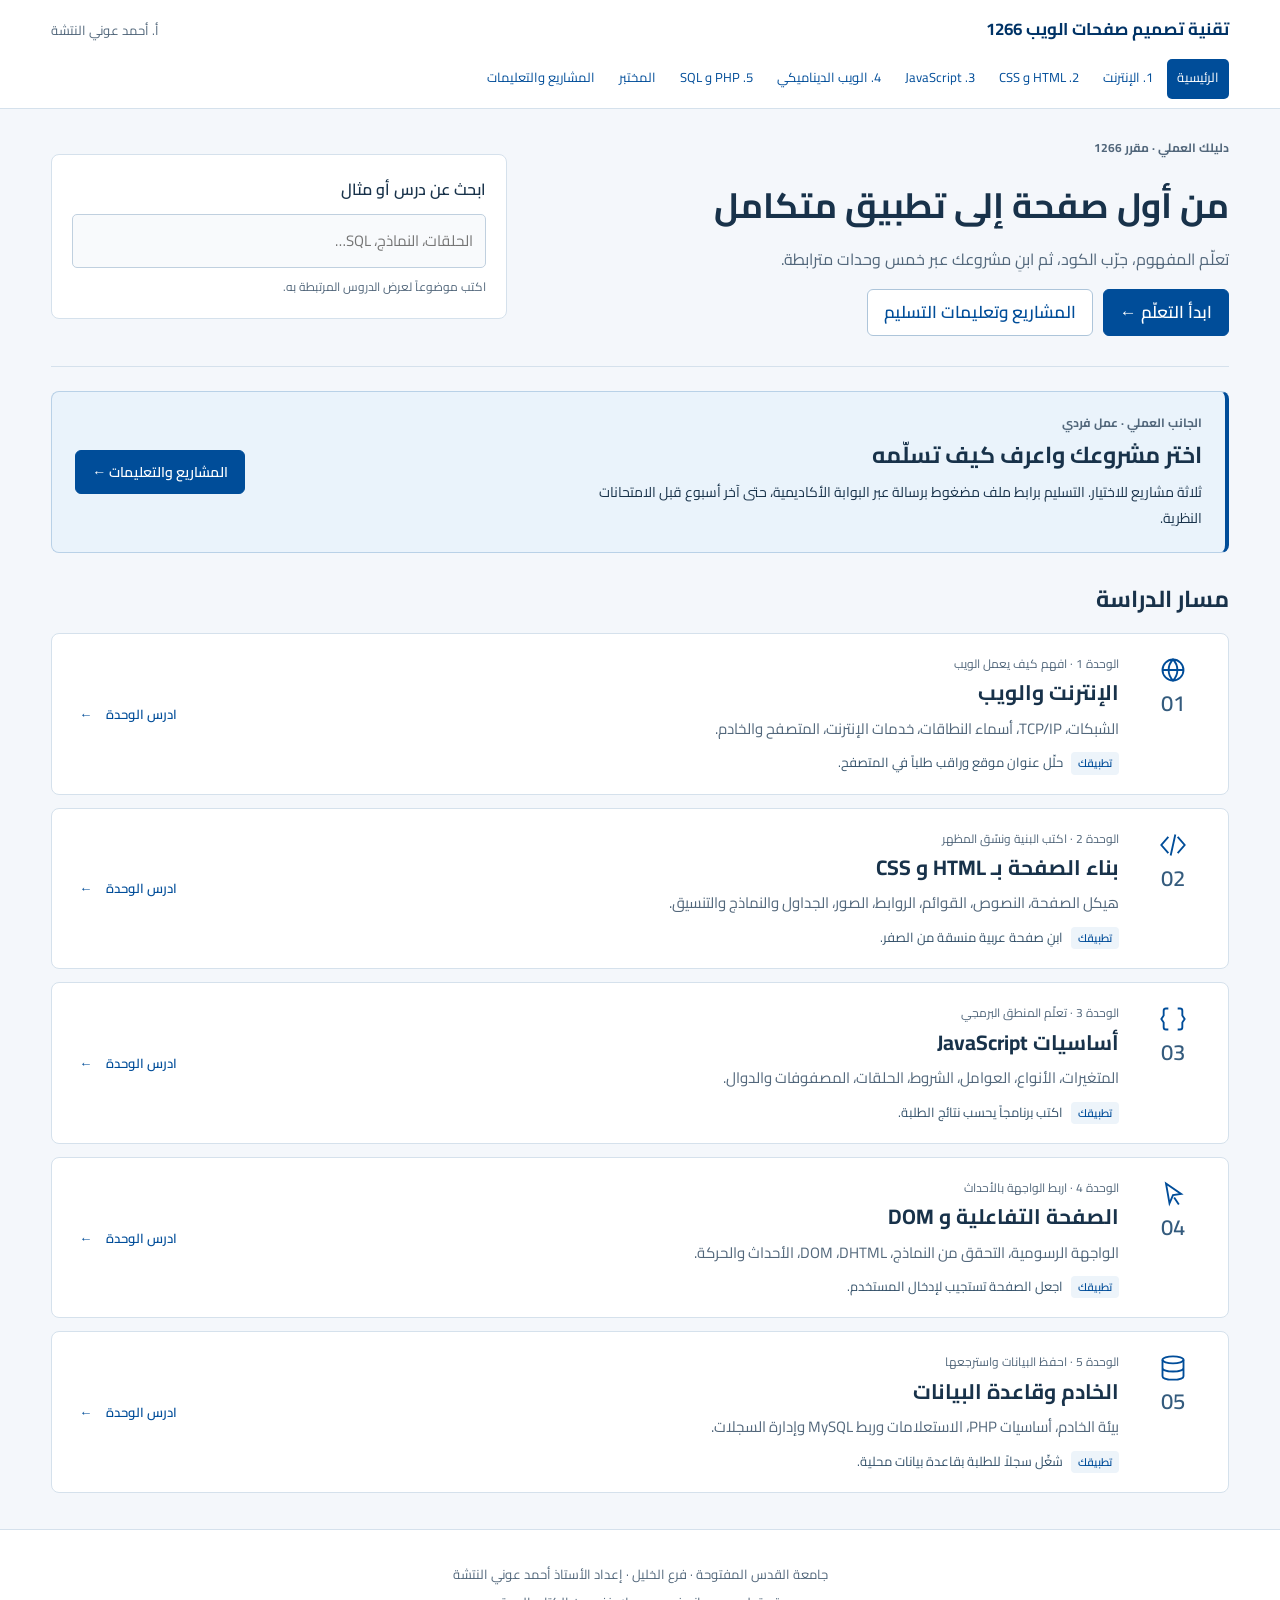
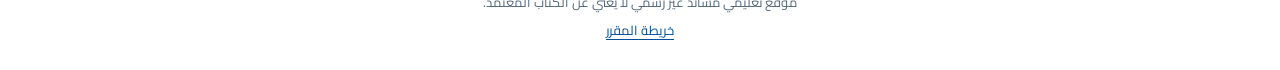
<file: index.html>
<!doctype html>
<html dir="rtl" lang="ar"><head><meta charset="utf-8"/><meta content="width=device-width,initial-scale=1" name="viewport"/><meta content="تعلّم تصميم صفحات الويب 1266: دروس عربية وأمثلة عملية ومختبر تفاعلي." name="description"/><title>خريطة المقرر | مقرر 1266</title><link href="assets/css/learning.css?v=20261020d" rel="stylesheet"/><script defer="" src="assets/js/learning.js?v=20261020d"></script><script defer="True" src="assets/vendor/prism.min.js"></script><script defer="True" src="assets/vendor/prism-markup-templating.min.js"></script><script defer="True" src="assets/vendor/prism-php.min.js"></script><script defer="True" src="assets/vendor/prism-sql.min.js"></script></head><body class="learning-page home-page"><a class="skip-link" href="#content">انتقل إلى المحتوى</a><header class="site-header"><div class="site-bar"><a class="brand" href="index.html">تقنية تصميم صفحات الويب <b dir="ltr">1266</b></a><span>أ. أحمد عوني النتشة</span></div><nav aria-label="التنقل الرئيسي" class="course-nav"><a href="index.html">الرئيسية</a><a href="units/unit1.html">1. الإنترنت</a><a href="units/unit2.html">2. <bdi dir="ltr">HTML</bdi> و <bdi dir="ltr">CSS</bdi></a><a href="units/unit3.html">3. <bdi dir="ltr">JavaScript</bdi></a><a href="units/unit4.html">4. الويب الديناميكي</a><a href="units/unit5.html">5. <bdi dir="ltr">PHP</bdi> و <bdi dir="ltr">SQL</bdi></a><a href="lab.html">المختبر</a><a href="practical.html">المشاريع والتعليمات</a></nav></header><main class="learning-wrap" id="content"><div class="home-overview"><section class="home-intro"><p class="eyebrow">دليلك العملي · مقرر 1266</p><h1>من أول صفحة إلى تطبيق متكامل</h1><p>تعلّم المفهوم، جرّب الكود، ثم ابنِ مشروعك عبر خمس وحدات مترابطة.</p><div class="learning-actions"><a class="button" href="units/unit1.html">ابدأ التعلّم ←</a><a class="button secondary" href="practical.html">المشاريع وتعليمات التسليم</a></div><div class="resume-card" data-resume="" hidden=""></div></section><section class="search-panel"><label for="lesson-search">ابحث عن درس أو مثال</label><input autocomplete="off" id="lesson-search" placeholder="الحلقات، النماذج، SQL…" type="search"/><p aria-live="polite" data-search-status="" role="status">اكتب موضوعاً لعرض الدروس المرتبطة به.</p><ul class="search-results" data-search-results=""></ul></section></div><section aria-labelledby="project-callout-title" class="project-callout"><div><p class="eyebrow">الجانب العملي · عمل فردي</p><h2 id="project-callout-title">اختر مشروعك واعرف كيف تسلّمه</h2><p>ثلاثة مشاريع للاختيار. التسليم برابط ملف مضغوط برسالة عبر البوابة الأكاديمية، حتى آخر أسبوع قبل الامتحانات النظرية.</p></div><a class="button" href="practical.html">المشاريع والتعليمات ←</a></section><section aria-labelledby="units-title"><h2 id="units-title">مسار الدراسة</h2><div class="course-path"><article class="path-item" data-search="الإنترنت والويبالشبكات، TCP/IP، أسماء النطاقات، خدمات الإنترنت، المتصفح والخادم."><div aria-hidden="true" class="path-marker"><svg fill="none" stroke="currentColor" stroke-width="1.6" viewbox="0 0 24 24"><circle cx="12" cy="12" r="9"></circle><path d="M3 12h18M12 3c5 5 5 13 0 18-5-5-5-13 0-18Z"></path></svg><span>01</span></div><div class="path-info"><p class="path-label">الوحدة 1 · افهم كيف يعمل الويب</p><h3><a href="units/unit1.html">الإنترنت والويب</a></h3><p class="path-description">الشبكات، <bdi dir="ltr">TCP/IP</bdi>، أسماء النطاقات، خدمات الإنترنت، المتصفح والخادم.</p><p class="path-outcome"><span>تطبيقك</span> حلّل عنوان موقع وراقب طلباً في المتصفح.</p></div><a class="path-action" href="units/unit1.html">ادرس الوحدة <span aria-hidden="true">←</span></a></article><article class="path-item" data-search="HTML وCSSهيكل الصفحة، النصوص، القوائم، الروابط، الصور، الجداول والنماذج والتنسيق."><div aria-hidden="true" class="path-marker"><svg fill="none" stroke="currentColor" stroke-width="1.6" viewbox="0 0 24 24"><path d="m8 5-6 7 6 7m8-14 6 7-6 7M14 3l-4 18"></path></svg><span>02</span></div><div class="path-info"><p class="path-label">الوحدة 2 · اكتب البنية ونسّق المظهر</p><h3><a href="units/unit2.html">بناء الصفحة بـ <bdi dir="ltr">HTML</bdi> و <bdi dir="ltr">CSS</bdi></a></h3><p class="path-description">هيكل الصفحة، النصوص، القوائم، الروابط، الصور، الجداول والنماذج والتنسيق.</p><p class="path-outcome"><span>تطبيقك</span> ابنِ صفحة عربية منسقة من الصفر.</p></div><a class="path-action" href="units/unit2.html">ادرس الوحدة <span aria-hidden="true">←</span></a></article><article class="path-item" data-search="برمجة المخدوم باستخدام JavaScriptالمتغيرات، الأنواع، العوامل، الشروط، الحلقات، المصفوفات والدوال."><div aria-hidden="true" class="path-marker"><svg fill="none" stroke="currentColor" stroke-width="1.6" viewbox="0 0 24 24"><path d="M8 3H6a2 2 0 0 0-2 2v4l-2 3 2 3v4a2 2 0 0 0 2 2h2m8-18h2a2 2 0 0 1 2 2v4l2 3-2 3v4a2 2 0 0 1-2 2h-2"></path></svg><span>03</span></div><div class="path-info"><p class="path-label">الوحدة 3 · تعلّم المنطق البرمجي</p><h3><a href="units/unit3.html">أساسيات <bdi dir="ltr">JavaScript</bdi></a></h3><p class="path-description">المتغيرات، الأنواع، العوامل، الشروط، الحلقات، المصفوفات والدوال.</p><p class="path-outcome"><span>تطبيقك</span> اكتب برنامجاً يحسب نتائج الطلبة.</p></div><a class="path-action" href="units/unit3.html">ادرس الوحدة <span aria-hidden="true">←</span></a></article><article class="path-item" data-search="تصميم صفحات الويب الديناميكيةالواجهة الرسومية، التحقق من النماذج، DHTML، DOM، الأحداث والحركة."><div aria-hidden="true" class="path-marker"><svg fill="none" stroke="currentColor" stroke-width="1.6" viewbox="0 0 24 24"><path d="m6 3 13 9-7 1-3 7-3-17Zm7 12 4 6"></path></svg><span>04</span></div><div class="path-info"><p class="path-label">الوحدة 4 · اربط الواجهة بالأحداث</p><h3><a href="units/unit4.html">الصفحة التفاعلية و <bdi dir="ltr">DOM</bdi></a></h3><p class="path-description">الواجهة الرسومية، التحقق من النماذج، <bdi dir="ltr">DHTML</bdi>، <bdi dir="ltr">DOM</bdi>، الأحداث والحركة.</p><p class="path-outcome"><span>تطبيقك</span> اجعل الصفحة تستجيب لإدخال المستخدم.</p></div><a class="path-action" href="units/unit4.html">ادرس الوحدة <span aria-hidden="true">←</span></a></article><article class="path-item" data-search="برمجة المواقع بلغة PHP وSQLبيئة الخادم، أساسيات PHP، الاستعلامات وربط MySQL وإدارة السجلات."><div aria-hidden="true" class="path-marker"><svg fill="none" stroke="currentColor" stroke-width="1.6" viewbox="0 0 24 24"><ellipse cx="12" cy="5" rx="9" ry="3"></ellipse><path d="M3 5v14c0 4 18 4 18 0V5M3 12c0 4 18 4 18 0"></path></svg><span>05</span></div><div class="path-info"><p class="path-label">الوحدة 5 · احفظ البيانات واسترجعها</p><h3><a href="units/unit5.html">الخادم وقاعدة البيانات</a></h3><p class="path-description">بيئة الخادم، أساسيات <bdi dir="ltr">PHP</bdi>، الاستعلامات وربط <bdi dir="ltr">MySQL</bdi> وإدارة السجلات.</p><p class="path-outcome"><span>تطبيقك</span> شغّل سجلاً للطلبة بقاعدة بيانات محلية.</p></div><a class="path-action" href="units/unit5.html">ادرس الوحدة <span aria-hidden="true">←</span></a></article></div></section></main><footer class="learning-footer"><p>جامعة القدس المفتوحة · فرع الخليل · إعداد الأستاذ أحمد عوني النتشة</p><p>موقع تعليمي مساند غير رسمي لا يغني عن الكتاب المعتمد.</p><a href="index.html">خريطة المقرر</a></footer></body></html>
</file>
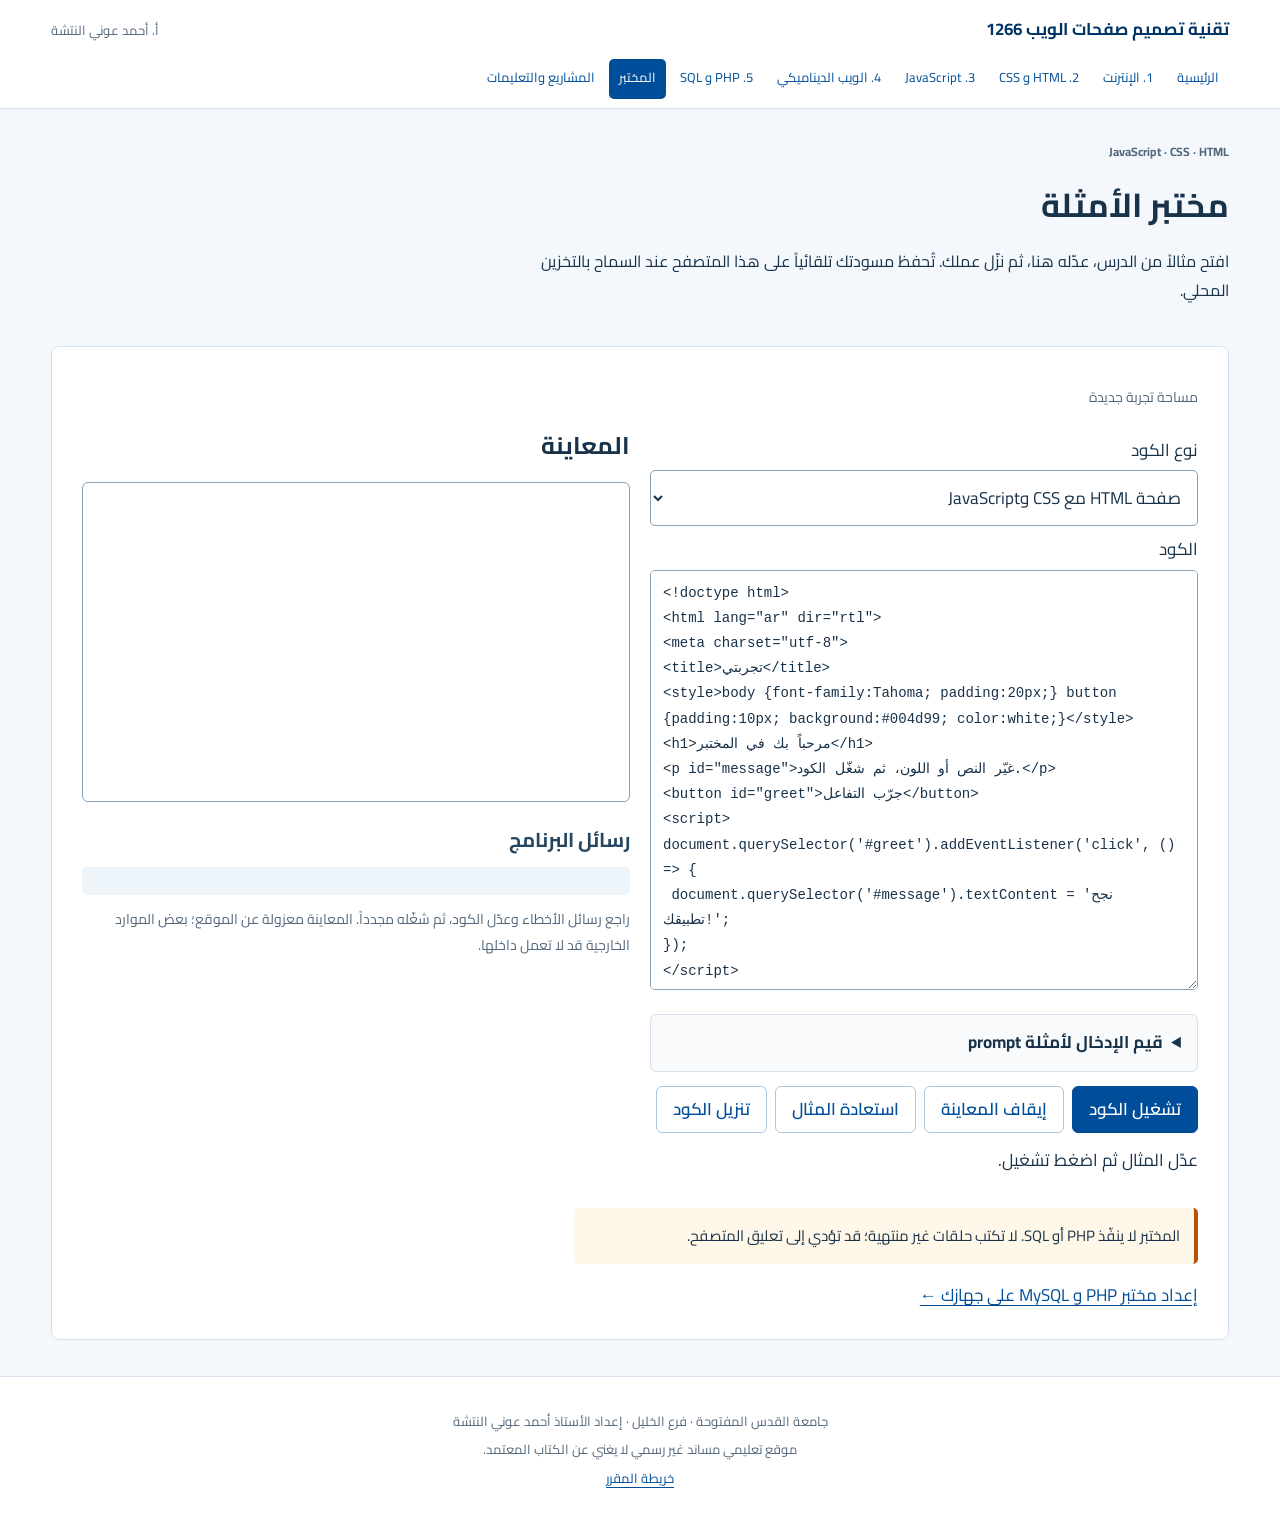
<file: lab.html>
<!doctype html>
<html dir="rtl" lang="ar"><head><meta charset="utf-8"/><meta content="width=device-width,initial-scale=1" name="viewport"/><meta content="تعلّم تصميم صفحات الويب 1266: دروس عربية وأمثلة عملية ومختبر تفاعلي." name="description"/><title>مختبر الأمثلة | مقرر 1266</title><link href="assets/css/learning.css?v=20261020d" rel="stylesheet"/><script defer="" src="assets/js/learning.js?v=20261020d"></script><script defer="True" src="assets/vendor/prism.min.js"></script><script defer="True" src="assets/vendor/prism-markup-templating.min.js"></script><script defer="True" src="assets/vendor/prism-php.min.js"></script><script defer="True" src="assets/vendor/prism-sql.min.js"></script></head><body class="learning-page"><a class="skip-link" href="#content">انتقل إلى المحتوى</a><header class="site-header"><div class="site-bar"><a class="brand" href="index.html">تقنية تصميم صفحات الويب <b dir="ltr">1266</b></a><span>أ. أحمد عوني النتشة</span></div><nav aria-label="التنقل الرئيسي" class="course-nav"><a href="index.html">الرئيسية</a><a href="units/unit1.html">1. الإنترنت</a><a href="units/unit2.html">2. <bdi dir="ltr">HTML</bdi> و <bdi dir="ltr">CSS</bdi></a><a href="units/unit3.html">3. <bdi dir="ltr">JavaScript</bdi></a><a href="units/unit4.html">4. الويب الديناميكي</a><a href="units/unit5.html">5. <bdi dir="ltr">PHP</bdi> و <bdi dir="ltr">SQL</bdi></a><a href="lab.html">المختبر</a><a href="practical.html">المشاريع والتعليمات</a></nav></header><main class="learning-wrap" id="content"><section class="unit-intro"><p class="eyebrow"><bdi dir="ltr">HTML</bdi> · <bdi dir="ltr">CSS</bdi> · <bdi dir="ltr">JavaScript</bdi></p><h1>مختبر الأمثلة</h1><p>افتح مثالاً من الدرس، عدّله هنا، ثم نزّل عملك. تُحفظ مسودتك تلقائياً على هذا المتصفح عند السماح بالتخزين المحلي.</p></section><section class="lesson" data-lab=""><p class="lab-meta" data-example-title="">مساحة تجربة جديدة</p><a data-source-link="" hidden="" href="index.html">العودة إلى الدرس الأصلي ←</a><div class="lab-grid"><div><label for="lab-kind">نوع الكود</label><select id="lab-kind"><option value="html">صفحة HTML مع CSS وJavaScript</option><option value="js">JavaScript فقط</option></select><label for="lab-code">الكود</label><textarea class="code-editor" dir="ltr" id="lab-code" spellcheck="false">&lt;!doctype html&gt;
&lt;html lang="ar" dir="rtl"&gt;
&lt;meta charset="utf-8"&gt;
&lt;title&gt;تجربتي&lt;/title&gt;
&lt;style&gt;body {font-family:Tahoma; padding:20px;} button {padding:10px; background:#004d99; color:white;}&lt;/style&gt;
&lt;h1&gt;مرحباً بك في المختبر&lt;/h1&gt;
&lt;p id="message"&gt;غيّر النص أو اللون، ثم شغّل الكود.&lt;/p&gt;
&lt;button id="greet"&gt;جرّب التفاعل&lt;/button&gt;
&lt;script&gt;
document.querySelector('#greet').addEventListener('click', () =&gt; {
 document.querySelector('#message').textContent = 'نجح تطبيقك!';
});
&lt;/script&gt;
&lt;/html&gt;</textarea><details><summary>قيم الإدخال لأمثلة <bdi dir="ltr">prompt</bdi></summary><p>اكتب قيمة في كل سطر، بالترتيب الذي يطلبه البرنامج. تظهر رسائل <bdi dir="ltr">alert</bdi> و<bdi dir="ltr">console</bdi>.<bdi dir="ltr">log</bdi> في «رسائل البرنامج» بدلاً من نوافذ منبثقة.</p><label for="prompt-values">قيم الإدخال</label><textarea dir="ltr" id="prompt-values" spellcheck="false">ليان
5
10</textarea></details><div class="lab-actions"><button data-run="" type="button">تشغيل الكود</button><button class="secondary" data-stop="" type="button">إيقاف المعاينة</button><button class="secondary" data-reset="" type="button">استعادة المثال</button><button class="secondary" data-download="" type="button">تنزيل الكود</button></div><p aria-live="polite" data-lab-status="" role="status"></p></div><div><h2>المعاينة</h2><iframe referrerpolicy="no-referrer" sandbox="allow-scripts" title="معاينة الكود"></iframe><h3>رسائل البرنامج</h3><output aria-live="polite" class="lab-console" data-console=""></output><p class="lab-meta">راجع رسائل الأخطاء وعدّل الكود، ثم شغّله مجدداً. المعاينة معزولة عن الموقع؛ بعض الموارد الخارجية قد لا تعمل داخلها.</p></div></div><p class="note">المختبر لا ينفّذ <bdi dir="ltr">PHP</bdi> أو <bdi dir="ltr">SQL</bdi>. لا تكتب حلقات غير منتهية؛ قد تؤدي إلى تعليق المتصفح.</p><a href="setup.html">إعداد مختبر <bdi dir="ltr">PHP</bdi> و <bdi dir="ltr">MySQL</bdi> على جهازك ←</a></section></main><footer class="learning-footer"><p>جامعة القدس المفتوحة · فرع الخليل · إعداد الأستاذ أحمد عوني النتشة</p><p>موقع تعليمي مساند غير رسمي لا يغني عن الكتاب المعتمد.</p><a href="index.html">خريطة المقرر</a></footer></body></html>
</file>
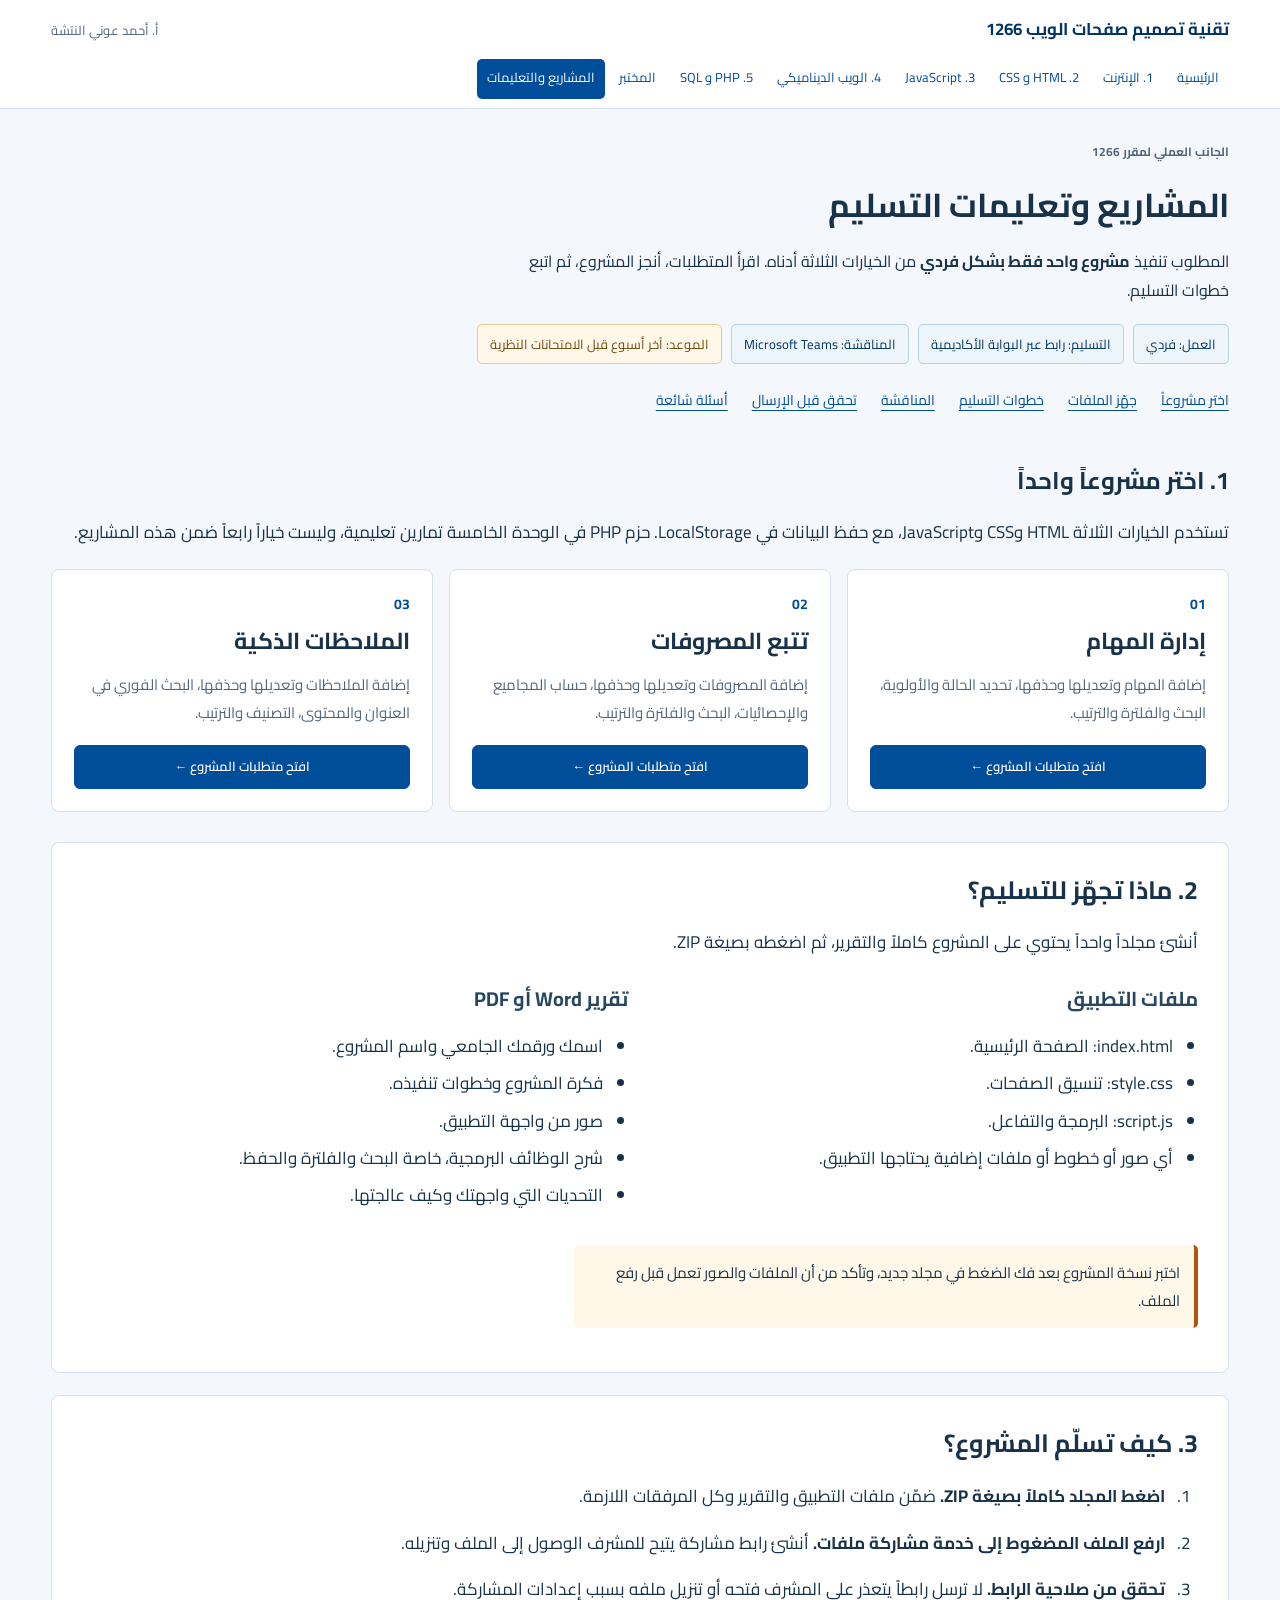
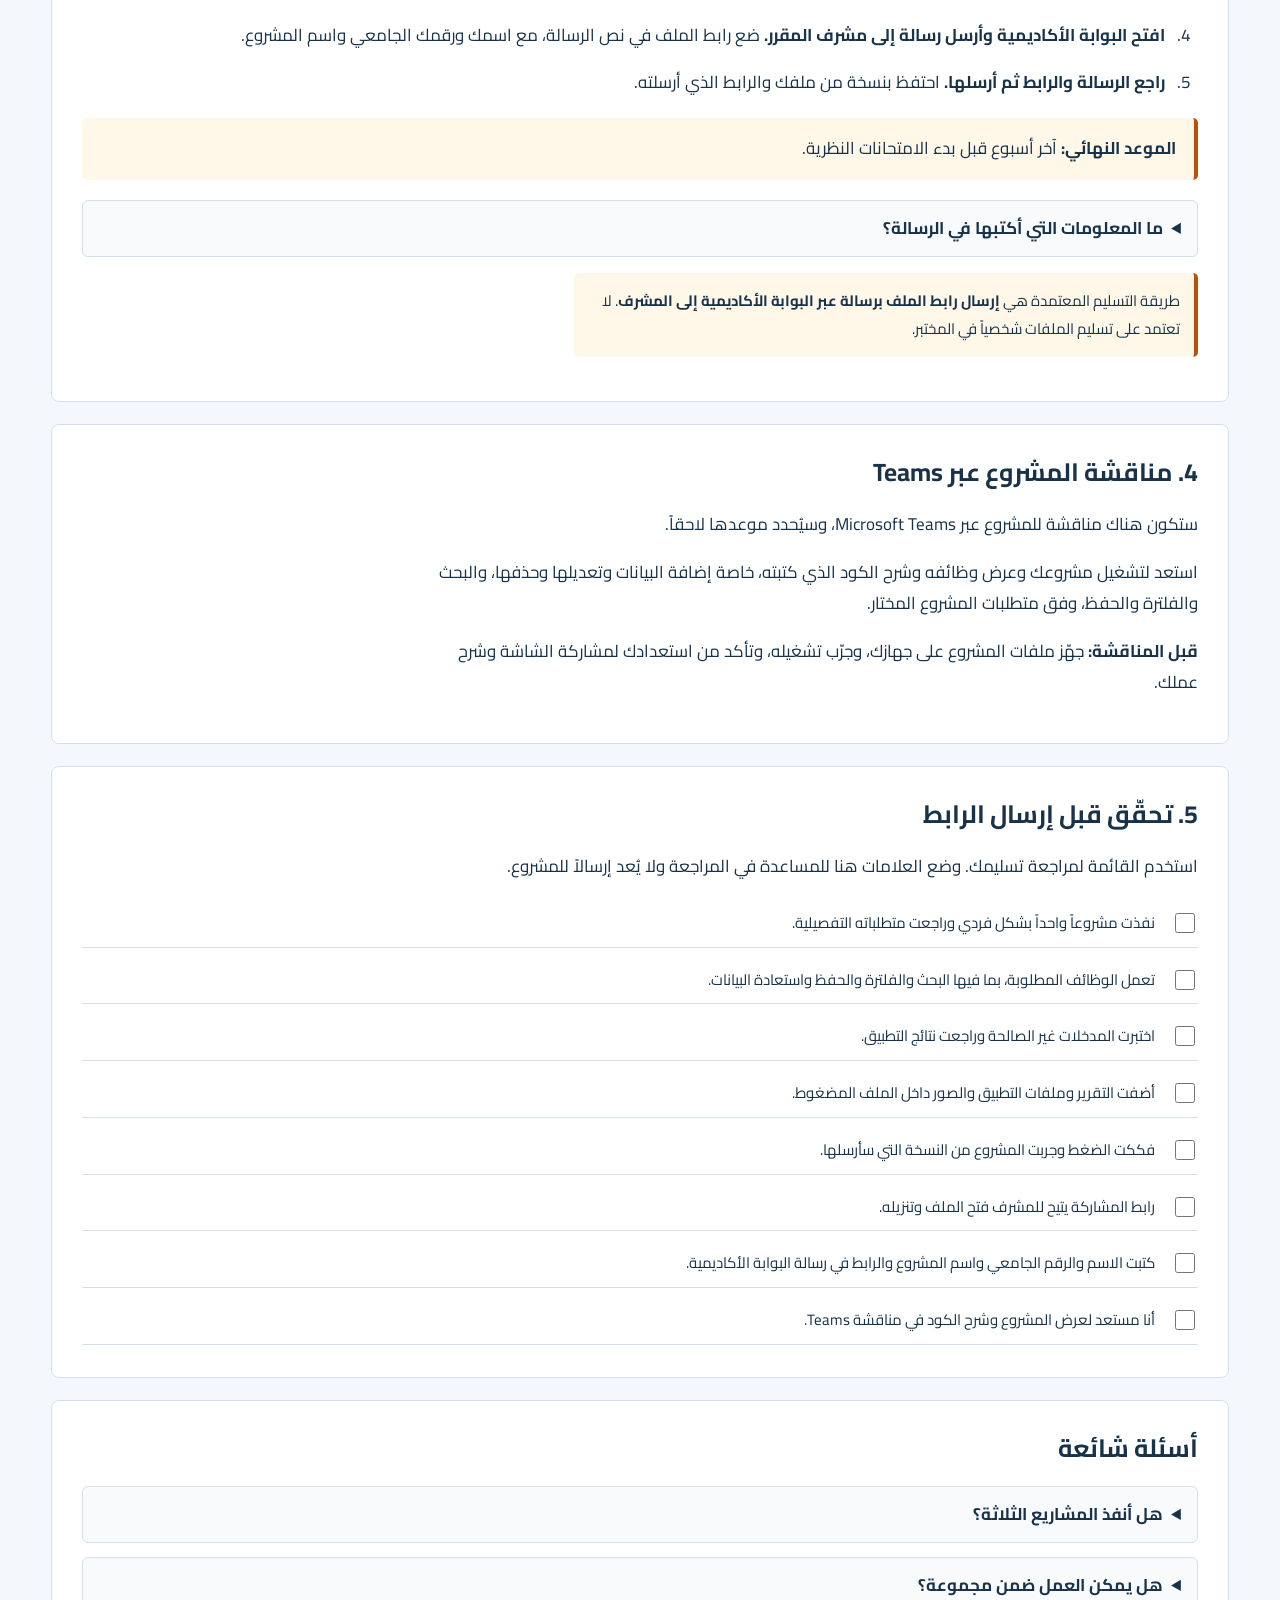
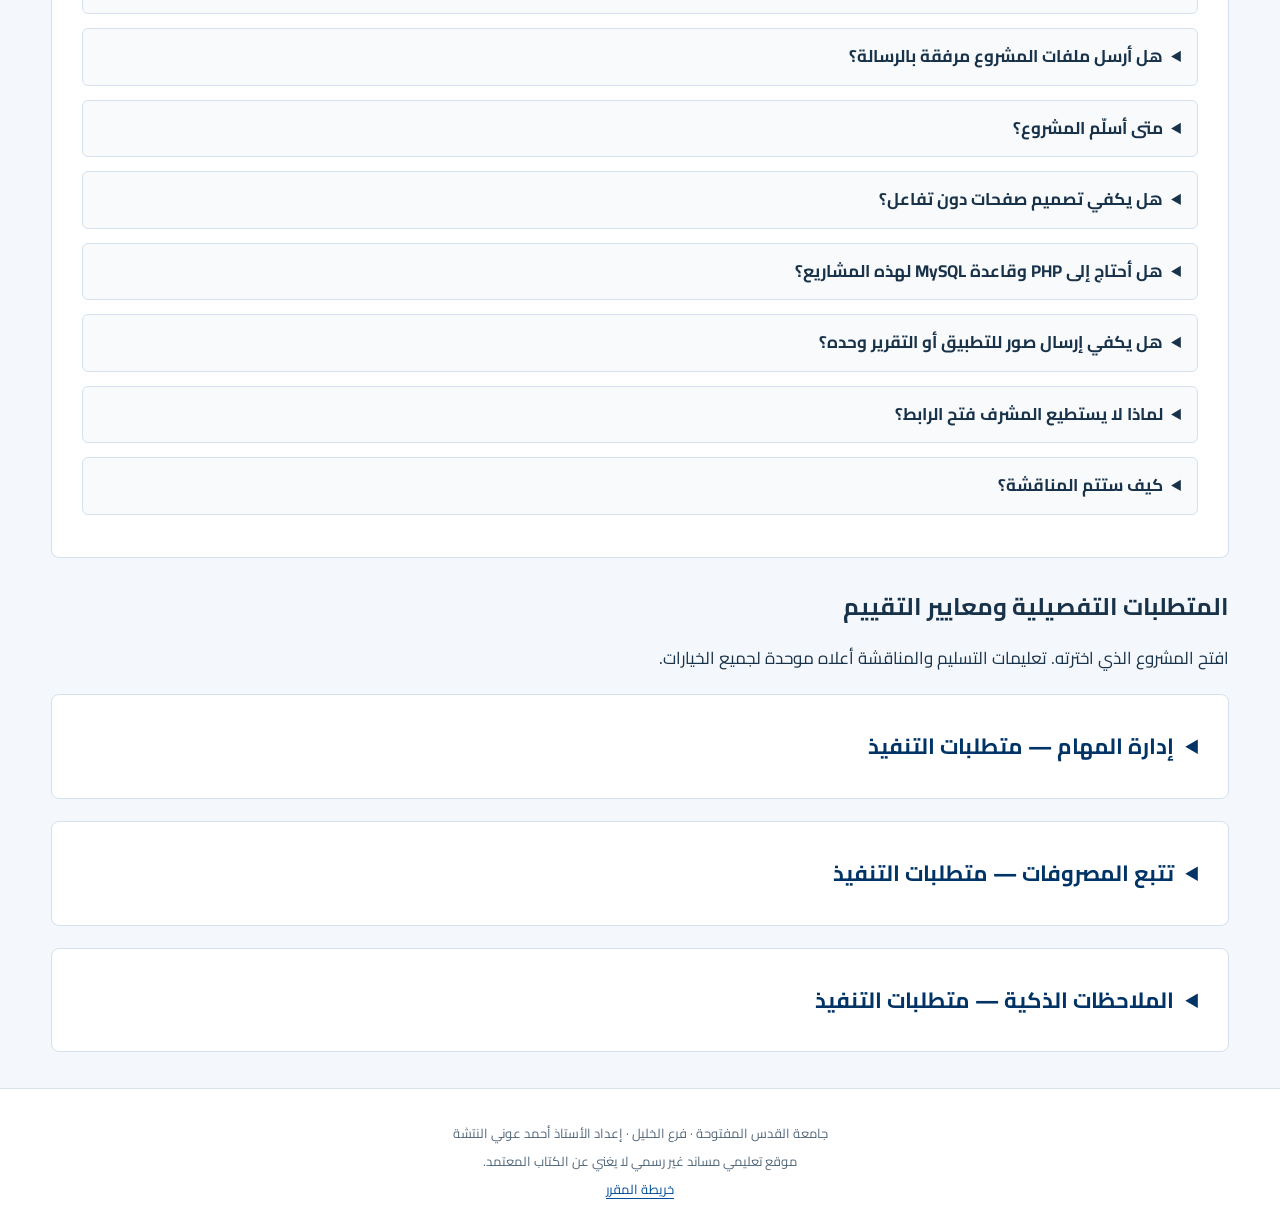
<file: practical.html>
<!doctype html>
<html dir="rtl" lang="ar"><head><meta charset="utf-8"/><meta content="width=device-width,initial-scale=1" name="viewport"/><meta content="تعلّم تصميم صفحات الويب 1266: دروس عربية وأمثلة عملية ومختبر تفاعلي." name="description"/><title>المشاريع وتعليمات التسليم | مقرر 1266</title><link href="assets/css/learning.css?v=20261020d" rel="stylesheet"/><script defer="" src="assets/js/learning.js?v=20261020d"></script><script defer="True" src="assets/vendor/prism.min.js"></script><script defer="True" src="assets/vendor/prism-markup-templating.min.js"></script><script defer="True" src="assets/vendor/prism-php.min.js"></script><script defer="True" src="assets/vendor/prism-sql.min.js"></script></head><body class="learning-page"><a class="skip-link" href="#content">انتقل إلى المحتوى</a><header class="site-header"><div class="site-bar"><a class="brand" href="index.html">تقنية تصميم صفحات الويب <b dir="ltr">1266</b></a><span>أ. أحمد عوني النتشة</span></div><nav aria-label="التنقل الرئيسي" class="course-nav"><a href="index.html">الرئيسية</a><a href="units/unit1.html">1. الإنترنت</a><a href="units/unit2.html">2. <bdi dir="ltr">HTML</bdi> و <bdi dir="ltr">CSS</bdi></a><a href="units/unit3.html">3. <bdi dir="ltr">JavaScript</bdi></a><a href="units/unit4.html">4. الويب الديناميكي</a><a href="units/unit5.html">5. <bdi dir="ltr">PHP</bdi> و <bdi dir="ltr">SQL</bdi></a><a href="lab.html">المختبر</a><a href="practical.html">المشاريع والتعليمات</a></nav></header><main class="learning-wrap" id="content"><section class="unit-intro"><p class="eyebrow">الجانب العملي لمقرر 1266</p><h1>المشاريع وتعليمات التسليم</h1><p>المطلوب تنفيذ <strong>مشروع واحد فقط بشكل فردي</strong> من الخيارات الثلاثة أدناه. اقرأ المتطلبات، أنجز المشروع، ثم اتبع خطوات التسليم.</p><div class="instruction-badges"><span>العمل: فردي</span><span>التسليم: رابط عبر البوابة الأكاديمية</span><span>المناقشة: Microsoft Teams</span><span class="deadline-badge">الموعد: آخر أسبوع قبل الامتحانات النظرية</span></div><nav aria-label="دليل المشاريع" class="guide-links"><a href="#projects">اختر مشروعاً</a><a href="#deliverables">جهّز الملفات</a><a href="#submission">خطوات التسليم</a><a href="#discussion">المناقشة</a><a href="#checklist">تحقق قبل الإرسال</a><a href="#faq">أسئلة شائعة</a></nav></section><section aria-labelledby="project-choices-title" id="projects"><h2 id="project-choices-title">1. اختر مشروعاً واحداً</h2><p>تستخدم الخيارات الثلاثة HTML وCSS وJavaScript، مع حفظ البيانات في LocalStorage. حزم PHP في الوحدة الخامسة تمارين تعليمية، وليست خياراً رابعاً ضمن هذه المشاريع.</p><div class="project-options"><article class="project-option"><span class="option-number">01</span><h3>إدارة المهام</h3><p>إضافة المهام وتعديلها وحذفها، تحديد الحالة والأولوية، البحث والفلترة والترتيب.</p><a class="button" href="#project1">افتح متطلبات المشروع ←</a></article><article class="project-option"><span class="option-number">02</span><h3>تتبع المصروفات</h3><p>إضافة المصروفات وتعديلها وحذفها، حساب المجاميع والإحصائيات، البحث والفلترة والترتيب.</p><a class="button" href="#project2">افتح متطلبات المشروع ←</a></article><article class="project-option"><span class="option-number">03</span><h3>الملاحظات الذكية</h3><p>إضافة الملاحظات وتعديلها وحذفها، البحث الفوري في العنوان والمحتوى، التصنيف والترتيب.</p><a class="button" href="#project3">افتح متطلبات المشروع ←</a></article></div></section><section class="lesson" id="deliverables"><h2>2. ماذا تجهّز للتسليم؟</h2><p>أنشئ مجلداً واحداً يحتوي على المشروع كاملاً والتقرير، ثم اضغطه بصيغة <bdi dir="ltr">ZIP</bdi>.</p><div class="submission-columns"><div><h3>ملفات التطبيق</h3><ul><li><bdi dir="ltr">index.html</bdi>: الصفحة الرئيسية.</li><li><bdi dir="ltr">style.css</bdi>: تنسيق الصفحات.</li><li><bdi dir="ltr">script.js</bdi>: البرمجة والتفاعل.</li><li>أي صور أو خطوط أو ملفات إضافية يحتاجها التطبيق.</li></ul></div><div><h3>تقرير Word أو PDF</h3><ul><li>اسمك ورقمك الجامعي واسم المشروع.</li><li>فكرة المشروع وخطوات تنفيذه.</li><li>صور من واجهة التطبيق.</li><li>شرح الوظائف البرمجية، خاصة البحث والفلترة والحفظ.</li><li>التحديات التي واجهتك وكيف عالجتها.</li></ul></div></div><p class="note">اختبر نسخة المشروع بعد فك الضغط في مجلد جديد، وتأكد من أن الملفات والصور تعمل قبل رفع الملف.</p></section>
<section class="lesson" id="submission"><h2>3. كيف تسلّم المشروع؟</h2><ol class="submission-steps"><li><strong>اضغط المجلد كاملاً بصيغة ZIP.</strong> ضمّن ملفات التطبيق والتقرير وكل المرفقات اللازمة.</li><li><strong>ارفع الملف المضغوط إلى خدمة مشاركة ملفات.</strong> أنشئ رابط مشاركة يتيح للمشرف الوصول إلى الملف وتنزيله.</li><li><strong>تحقق من صلاحية الرابط.</strong> لا ترسل رابطاً يتعذر على المشرف فتحه أو تنزيل ملفه بسبب إعدادات المشاركة.</li><li><strong>افتح البوابة الأكاديمية وأرسل رسالة إلى مشرف المقرر.</strong> ضع رابط الملف في نص الرسالة، مع اسمك ورقمك الجامعي واسم المشروع.</li><li><strong>راجع الرسالة والرابط ثم أرسلها.</strong> احتفظ بنسخة من ملفك والرابط الذي أرسلته.</li></ol><div class="deadline-note"><strong>الموعد النهائي:</strong> آخر أسبوع قبل بدء الامتحانات النظرية.</div><details><summary>ما المعلومات التي أكتبها في الرسالة؟</summary><p><strong>عنوان مقترح:</strong> تسليم مشروع تقنية تصميم صفحات الويب 1266 — الاسم والرقم الجامعي.</p><p><strong>نص الرسالة:</strong> الاسم، الرقم الجامعي، اسم المشروع المختار، ثم رابط مشاركة ملف المشروع المضغوط.</p></details><p class="note">طريقة التسليم المعتمدة هي <strong>إرسال رابط الملف برسالة عبر البوابة الأكاديمية إلى المشرف</strong>. لا تعتمد على تسليم الملفات شخصياً في المختبر.</p></section>
<section class="lesson" id="discussion"><h2>4. مناقشة المشروع عبر Teams</h2><p>ستكون هناك مناقشة للمشروع عبر <bdi dir="ltr">Microsoft Teams</bdi>، وسيُحدد موعدها لاحقاً.</p><p>استعد لتشغيل مشروعك وعرض وظائفه وشرح الكود الذي كتبته، خاصة إضافة البيانات وتعديلها وحذفها، والبحث والفلترة والحفظ، وفق متطلبات المشروع المختار.</p><p><strong>قبل المناقشة:</strong> جهّز ملفات المشروع على جهازك، وجرّب تشغيله، وتأكد من استعدادك لمشاركة الشاشة وشرح عملك.</p></section>
<section class="lesson" id="checklist"><h2>5. تحقّق قبل إرسال الرابط</h2><p>استخدم القائمة لمراجعة تسليمك. وضع العلامات هنا للمساعدة في المراجعة ولا يُعد إرسالاً للمشروع.</p><div class="delivery-checklist"><label><input type="checkbox"/> نفذت مشروعاً واحداً بشكل فردي وراجعت متطلباته التفصيلية.</label><label><input type="checkbox"/> تعمل الوظائف المطلوبة، بما فيها البحث والفلترة والحفظ واستعادة البيانات.</label><label><input type="checkbox"/> اختبرت المدخلات غير الصالحة وراجعت نتائج التطبيق.</label><label><input type="checkbox"/> أضفت التقرير وملفات التطبيق والصور داخل الملف المضغوط.</label><label><input type="checkbox"/> فككت الضغط وجربت المشروع من النسخة التي سأرسلها.</label><label><input type="checkbox"/> رابط المشاركة يتيح للمشرف فتح الملف وتنزيله.</label><label><input type="checkbox"/> كتبت الاسم والرقم الجامعي واسم المشروع والرابط في رسالة البوابة الأكاديمية.</label><label><input type="checkbox"/> أنا مستعد لعرض المشروع وشرح الكود في مناقشة Teams.</label></div></section>
<section class="lesson" id="faq"><h2>أسئلة شائعة</h2><details><summary>هل أنفذ المشاريع الثلاثة؟</summary><p>لا. اختر مشروعاً واحداً فقط من الخيارات الثلاثة ونفذ متطلباته.</p></details><details><summary>هل يمكن العمل ضمن مجموعة؟</summary><p>لا. العمل فردي.</p></details><details><summary>هل أرسل ملفات المشروع مرفقة بالرسالة؟</summary><p>اضغط الملفات والتقرير في ملف ZIP، وارفع الملف وأنشئ رابط مشاركة له، ثم أرسل الرابط برسالة عبر البوابة الأكاديمية إلى المشرف.</p></details><details><summary>متى أسلّم المشروع؟</summary><p>حتى آخر أسبوع قبل بدء الامتحانات النظرية.</p></details><details><summary>هل يكفي تصميم صفحات دون تفاعل؟</summary><p>لا. المطلوب تطبيق يعمل ويتفاعل مع المستخدم باستخدام JavaScript، وفق الوظائف المحددة في المشروع المختار.</p></details><details><summary>هل أحتاج إلى PHP وقاعدة MySQL لهذه المشاريع؟</summary><p>الخيارات الثلاثة هنا تعتمد على HTML وCSS وJavaScript وLocalStorage. دروس PHP وMySQL وتمارينها جزء من تعلم الوحدة الخامسة.</p></details><details><summary>هل يكفي إرسال صور للتطبيق أو التقرير وحده؟</summary><p>لا. يجب أن يحتوي الملف المضغوط على ملفات التطبيق القابلة للتشغيل مع التقرير والمرفقات اللازمة.</p></details><details><summary>لماذا لا يستطيع المشرف فتح الرابط؟</summary><p>راجع إعدادات مشاركة الملف، وتأكد من أن المشرف يملك صلاحية الوصول والتنزيل. اختبر الرابط قبل إرساله.</p></details><details><summary>كيف ستتم المناقشة؟</summary><p>عبر Microsoft Teams في موعد سيُحدد لاحقاً. جهّز التطبيق لتشغيله وعرضه، واستعد لشرح الكود ووظائفه.</p></details></section><section class="project-requirements"><h2>المتطلبات التفصيلية ومعايير التقييم</h2><p>افتح المشروع الذي اخترته. تعليمات التسليم والمناقشة أعلاه موحدة لجميع الخيارات.</p></section><details class="lesson project-detail" id="project1"><summary>إدارة المهام — متطلبات التنفيذ</summary><div class="project-detail-body"><div class="modal-body">
<div class="project-section">
<h3> الفكرة العامة</h3>
<p>

                        تطبيق ويب تفاعلي متكامل يهدف إلى إدارة المهام اليومية. يسمح للمستخدم بإضافة المهام وتعديلها وحذفها وتغيير حالتها مع واجهة جذابة وسهلة الاستخدام.

                    </p>
</div>
<div class="project-section">
<h3> المتطلبات الأساسية</h3>
<h4>الوظائف الأساسية التي يجب أن يحتويها التطبيق:</h4>
<div class="requirement-item">
<strong>إدارة المهام:</strong>
<ul>
<li>إضافة مهمة جديدة</li>
<li>تعديل مهمة موجودة</li>
<li>حذف مهمة</li>
<li>تغيير حالة المهمة (مكتملة أو غير مكتملة)</li>
</ul>
</div>
<div class="requirement-item">
<strong>بيانات المهمة - يجب أن يحفظ النظام البيانات التالية:</strong>
<ul>
<li>العنوان: نص إجباري لا يجوز تركه فارغاً</li>
<li>مستوى الأولوية: قائمة منسدلة إجبارية (منخفضة / متوسطة / عالية)</li>
<li>التاريخ: حقل اختياري لتنظيم العمل</li>
<li>الحالة: مكتملة أو غير مكتملة</li>
</ul>
</div>
<div class="requirement-item">
<strong>العرض والتخزين:</strong>
<ul>
<li>عرض جميع المهام بوضوح على الشاشة</li>
<li>تمييز المهام المكتملة (بخط مشطوب أو لون مختلف)</li>
<li>الحفظ التلقائي في <bdi dir="ltr">LocalStorage</bdi></li>
<li>استرجاع المهام عند فتح الصفحة بدون إعادة تحميل</li>
</ul>
</div>
</div>
<div class="project-section">
<h3> التقنيات المستخدمة</h3>
<div class="tech-tags">
<span class="tech-tag"><bdi dir="ltr">HTML5</bdi></span>
<span class="tech-tag"><bdi dir="ltr">CSS3</bdi></span>
<span class="tech-tag"><bdi dir="ltr">JavaScript</bdi></span>
<span class="tech-tag"><bdi dir="ltr">LocalStorage</bdi></span>
<span class="tech-tag"><bdi dir="ltr">DOM Manipulation</bdi></span>
<span class="tech-tag"><bdi dir="ltr">Array Methods</bdi></span>
</div>
</div>
<div class="project-section">
<h3> المتطلبات المتوسطة</h3>
<div class="requirement-item">
<strong>البحث:</strong>

                        توفير شريط بحث للبحث عن مهمة من خلال كلمات من عنوانها

                    </div>
<div class="requirement-item">
<strong>الفلترة:</strong>

                        أزرار أو خيارات لتصفية عرض المهام:

                        <ul>
<li>حسب الحالة (مكتملة / غير مكتملة)</li>
<li>حسب مستوى الأولوية (عالية / متوسطة / منخفضة)</li>
</ul>
</div>
<div class="requirement-item">
<strong>الترتيب:</strong>

                        إمكانية ترتيب المهام المعروضة:

                        <ul>
<li>حسب التاريخ (الأحدث أو الأقدم)</li>
<li>حسب الأولوية (الأهم أولاً)</li>
</ul>
</div>
</div>
<div class="project-section">
<h3> مميزات التميز - <bdi dir="ltr">Bonus</bdi></h3>
<p>يمكنك اختيار واحدة أو أكثر من المميزات التالية لإظهار مهاراتك المتقدمة:</p>
<div class="requirement-item">
<strong>إحصائيات:</strong>

                        شريط تقدم يعرض نسبة المهام المكتملة (مثلاً: 3 من 5)

                    </div>
<div class="requirement-item">
<strong>تحسينات بصرية:</strong>
<ul>
<li>رسوم متحركة عند الإضافة والحذف</li>
<li>تأثيرات بصرية احترافية</li>
</ul>
</div>
<div class="requirement-item">
<strong>تفاعل متقدم:</strong>

                        سحب وإفلات (<bdi dir="ltr">Drag</bdi> &amp; <bdi dir="ltr">Drop</bdi>) لإعادة ترتيب المهام

                    </div>
<div class="requirement-item">
<strong>تنبيهات وتنويهات:</strong>
<ul>
<li>رسائل تأكيد قبل الحذف</li>
<li>تنبيهات عند إضافة أو تعديل المهام</li>
</ul>
</div>
</div>
<div class="project-section">
<h3> البنية البرمجية - كيفية كتابة الكود</h3>
<p>لتنظيم الكود وتسهيل قراءته:</p>
<div class="requirement-item">
<strong>استخدام <bdi dir="ltr">Array</bdi>:</strong>

                        استخدم "مصفوفة" (<bdi dir="ltr">Array</bdi>) لتخزين قائمة المهام بالكامل

                    </div>
<div class="requirement-item">
<strong>استخدام <bdi dir="ltr">Object</bdi>:</strong>

                        استخدم "كائن" (<bdi dir="ltr">Object</bdi>) لتمثيل بيانات كل مهمة على حدة

                    </div>
<div class="requirement-item">
<strong>مثال توضيحي للبيانات:</strong>
<pre>

const task = {

  id: 1,

  title: "إنهاء المشروع",

  priority: "عالي",

  date: "2024-12-31",

  completed: false

};</pre>
</div>
<div class="requirement-item">
<strong>نصيحة برمجية:</strong>

                        قسم الكود إلى دوال (<bdi dir="ltr">Functions</bdi>) منفصلة لكل وظيفة، استخدم أسماء متغيرات واضحة وذات معنى، وأضف تعليقات توضح آلية عمل الكود

                    </div>
</div>
<div class="project-section">
<h3> خطة العمل (المراحل التطبيقية)</h3>
<p>اتبع هذه المراحل بهذا الترتيب لضمان إنجاز المشروع بسلاسة:</p>
<table class="grading-table">
<tr>
<th>المرحلة</th>
<th>المهام المطلوبة</th>
</tr>
<tr>
<td><strong>1. التخطيط والتصميم</strong></td>
<td>رسم وتخيل شكل الواجهة، تحديد التطلبات والعناصر الأساسية، تصميم الواجهة</td>
</tr>
<tr>
<td><strong>2. بناء الهيكل</strong></td>
<td>كتابة الكود باستخدام <bdi dir="ltr">HTML</bdi>، تنسيق العناصر وترتيبها باستخدام <bdi dir="ltr">CSS</bdi></td>
</tr>
<tr>
<td><strong>3. البرمجة الأساسية</strong></td>
<td>كتابة كود <bdi dir="ltr">JavaScript</bdi> لتفعيل وظائف الإضافة والحذف والتعديل والتغيير الحالة</td>
</tr>
<tr>
<td><strong>4. الفلترة والبحث</strong></td>
<td>دمج وظائف البحث والفلترة والترتيب حسب الخصائص</td>
</tr>
<tr>
<td><strong>5. الاختبار</strong></td>
<td>إجراء اختبار شامل للتطبيق على المتصفح والتأكد من عدم وجود أخطاء</td>
</tr>
<tr>
<td><strong>6. التقرير والتسليم</strong></td>
<td>كتابة التقرير النهائي وتجهيز الملفات للتسليم</td>
</tr>
</table>
</div>
<div class="project-section">
<h3> توزيع الدرجات</h3>
<table class="grading-table">
<tr>
<th>معيار التقييم</th>
<th>النسبة</th>
</tr>
<tr>
<td>الوظائف الأساسية (إضافة، تعديل، حذف، تغيير الحالة)</td>
<td class="percentage">40%</td>
</tr>
<tr>
<td>البحث والفلترة حسب الحالة والأولوية</td>
<td class="percentage">15%</td>
</tr>
<tr>
<td>التصميم وجمالية الواجهة وسهولة الاستخدام</td>
<td class="percentage">15%</td>
</tr>
<tr>
<td>جودة الكود والتنظيم والتعليقات</td>
<td class="percentage">15%</td>
</tr>
<tr>
<td>المميزات الإضافية (مثل الإحصائيات والرسوم المتحركة)</td>
<td class="percentage">10%</td>
</tr>
<tr>
<td>جودة التقرير والتوثيق</td>
<td class="percentage">5%</td>
</tr>
</table>
</div>
<div class="note-box">
<strong>⚠️ ملاحظات هامة جداً:</strong>
<ul>
<li>أي مشروع يفتقر للتفاعل الديناميكي (<bdi dir="ltr">DOM</bdi>) لن يتم قبوله</li>
<li>تأكد من عدم وجود أخطاء في المتصفح (استخدم <bdi dir="ltr">F12</bdi> لفتح أدوات المطور)</li>
<li>اختبر المشروع على أجهزة مختلفة للتأكد من التوافقية</li>
<li>استخدم أسماء ملفات واضحة ومنظمة</li>
<li>اكتب تقريراً شاملاً وواضحاً يشرح عملك</li>
</ul>
</div>
<div class="note-box">
<strong>🎉 بالتوفيق!</strong>
<p>المشاريع المتكاملة والمميزة ستحصل على علامات إضافية تقديراً لجهدك. ابدأ مبكراً ولا تؤجل العمل!</p>
</div>
</div><a href="#projects">العودة إلى خيارات المشاريع ↑</a></div></details><details class="lesson project-detail" id="project2"><summary>تتبع المصروفات — متطلبات التنفيذ</summary><div class="project-detail-body"><div class="modal-body">
<div class="project-section">
<h3> الفكرة العامة</h3>
<p>

                        تطبيق ويب متقدم لتتبع وإدارة المصروفات الشخصية. يختلف هذا المشروع عن مشروع "إدارة المهام" بأنه يركز بشكل أساسي على العمليات الحسابية والتحليل المالي للبيانات بدلاً من التركيز على الحالات.

                    </p>
</div>
<div class="project-section">
<h3> المتطلبات الأساسية</h3>
<div class="requirement-item">
<strong>نموذج إدخال البيانات:</strong>
<ul>
<li>المبلغ: حقل إجباري - يقبل فقط أرقام موجبة</li>
<li>الفئة: قائمة منسدلة إجبارية (طعام، مواصلات، فواتير، ترفيه)</li>
<li>التاريخ: حقل إجباري لتتبع وقت المصروف</li>
<li>الوصف: نص اختياري لشرح المصروف</li>
</ul>
</div>
<div class="requirement-item">
<strong>إدارة المصروفات:</strong>
<ul>
<li>إمكانية إضافة مصروف جديد</li>
<li>تعديل مصروف موجود</li>
<li>حذف مصروف</li>
<li>عرض جميع المصروفات بوضوح</li>
</ul>
</div>
<div class="requirement-item">
<strong>العمليات الحسابية (الأهم):</strong>
<ul>
<li>حساب المجموع الكلي للمصروفات</li>
<li>عرض المجموع بشكل بارز وواضح</li>
<li>تحديث الحسابات تلقائياً عند أي عملية إضافة أو حذف</li>
</ul>
</div>
</div>
<div class="project-section">
<h3> التقنيات المستخدمة</h3>
<div class="tech-tags">
<span class="tech-tag"><bdi dir="ltr">HTML5</bdi></span>
<span class="tech-tag"><bdi dir="ltr">CSS3</bdi></span>
<span class="tech-tag"><bdi dir="ltr">JavaScript</bdi></span>
<span class="tech-tag"><bdi dir="ltr">Array Methods</bdi></span>
<span class="tech-tag"><bdi dir="ltr">LocalStorage</bdi></span>
<span class="tech-tag"><bdi dir="ltr">Mathematical Operations</bdi></span>
</div>
</div>
<div class="project-section">
<h3> المتطلبات المتوسطة</h3>
<div class="requirement-item">
<strong>البحث:</strong>

                        شريط بحث للبحث عن مصروف معين باستخدام الوصف أو الفئة

                    </div>
<div class="requirement-item">
<strong>الفلترة:</strong>
<ul>
<li>تصفية العرض لإظهار فئة معينة فقط</li>
<li>عرض مصروفات تاريخ محدد</li>
</ul>
</div>
<div class="requirement-item">
<strong>الترتيب:</strong>

                        ترتيب المصروفات حسب:

                        <ul>
<li>المبلغ (تصاعدي/تنازلي)</li>
<li>التاريخ</li>
<li>الفئة</li>
</ul>
</div>
</div>
<div class="project-section">
<h3> مميزات التميز - <bdi dir="ltr">Bonus</bdi></h3>
<p>يمكنك اختيار واحدة أو أكثر من المميزات التالية:</p>
<div class="requirement-item">
<strong>إحصائيات متقدمة:</strong>
<ul>
<li>تحديد أعلى فئة يتم الإنفاق عليها</li>
<li>إظهار متوسط المصروفات</li>
</ul>
</div>
<div class="requirement-item">
<strong>الميزانية (<bdi dir="ltr">Budget</bdi>):</strong>
<ul>
<li>تحديد حد للإنفاق الشهري</li>
<li>إظهار تنبيه عند تجاوز الحد</li>
</ul>
</div>
<div class="requirement-item">
<strong>الرسوم البيانية:</strong>

                        استخدام مكتبة <bdi dir="ltr">Chart</bdi>.<bdi dir="ltr">js</bdi> لعرض البيانات بشكل مرئي

                    </div>
<div class="requirement-item">
<strong>ميزات أخرى:</strong>
<ul>
<li>تصدير البيانات كملف <bdi dir="ltr">CSV</bdi> أو <bdi dir="ltr">PDF</bdi></li>
<li>وضع ليلي (<bdi dir="ltr">Dark Mode</bdi>)</li>
<li>تصميم متجاوب</li>
</ul>
</div>
</div>
<div class="project-section">
<h3> البنية البرمجية - كيفية كتابة الكود</h3>
<div class="requirement-item">
<strong>استخدام <bdi dir="ltr">Array</bdi>:</strong>

                        استخدم مصفوفة (<bdi dir="ltr">Array</bdi>) لتخزين المصروفات بحيث يمثل كل مصروف كائن (<bdi dir="ltr">Object</bdi>) منفصل

                    </div>
<div class="requirement-item">
<strong>مثال توضيحي للبيانات:</strong>
<pre>

const expense = {

  id: 1,

  amount: 50,

  category: "طعام",

  date: "2024-12-15",

  description: "ءادغ يف معطم"

};</pre>
</div>
<div class="requirement-item">
<strong>نصيحة ذهبية للحسابات:</strong>

                        استخدم دالة <bdi dir="ltr">reduce</bdi> المدمجة في المصفوفات لحساب المجموع الكلي بسهولة وقدقة. يجب استدعاء دالة الحساب بعد كل عملية إضافة أو حذف لتحديث الواجهة (<bdi dir="ltr">DOM</bdi>)

                    </div>
</div>
<div class="project-section">
<h3> خطة العمل (المراحل التطبيقية)</h3>
<table class="grading-table">
<tr>
<th>المرحلة</th>
<th>المهام المطلوبة</th>
</tr>
<tr>
<td><strong>1. التخطيط والتصميم</strong></td>
<td>رسم الواجهة، تحديد الفئات، تصميم الواجهة والألوان</td>
</tr>
<tr>
<td><strong>2. بناء الهيكل</strong></td>
<td>كتابة <bdi dir="ltr">HTML</bdi> وتصميم نموذج الإدخال، تنسيق باستخدام <bdi dir="ltr">CSS</bdi></td>
</tr>
<tr>
<td><strong>3. البرمجة الأساسية</strong></td>
<td>تفعيل وظائف الإضافة والحذف والتعديل والعمليات الحسابية الأساسية</td>
</tr>
<tr>
<td><strong>4. الفلترة والبحث</strong></td>
<td>إضافة شريط البحث وخيارات الفلترة والترتيب</td>
</tr>
<tr>
<td><strong>5. الإحصائيات</strong></td>
<td>عرض المتوسطات والإحصائيات المتقدمة</td>
</tr>
<tr>
<td><strong>6. الاختبار والتقرير</strong></td>
<td>اختبار شامل والتأكد من صحة الحسابات وكتابة التقرير</td>
</tr>
</table>
</div>
<div class="project-section">
<h3> توزيع الدرجات</h3>
<table class="grading-table">
<tr>
<th>معيار التقييم</th>
<th>النسبة</th>
</tr>
<tr>
<td>الوظائف الأساسية (إضافة، حذف، تعديل، الحفظ الفوري)</td>
<td class="percentage">40%</td>
</tr>
<tr>
<td>صحة ودقة العمليات الحسابية (المجموع، المتوسط، الإحصائيات)</td>
<td class="percentage">20%</td>
</tr>
<tr>
<td>البحث والفلترة والترتيب</td>
<td class="percentage">15%</td>
</tr>
<tr>
<td>التصميم وجمالية الواجهة والألوان</td>
<td class="percentage">15%</td>
</tr>
<tr>
<td>جودة الكود والتنظيم والتعليقات</td>
<td class="percentage">5%</td>
</tr>
<tr>
<td>المميزات الإضافية (رسوم بيانية، ميزانية، إلخ)</td>
<td class="percentage">5%</td>
</tr>
</table>
</div>
<div class="note-box">
<strong>⚠️ تنبيه هام للطالب:</strong>
<p>هذا المشروع يعتمد بشكل كامل على الأرقام، لذا تأكد من صحة الحسابات. أي مشروع يعرض حسابات خاطئة سيتم رفضه. اختبر الحسابات يدوياً قبل التسليم والتأكد من مطابقتها لنتائج التطبيق.</p>
</div>
<div class="note-box">
<strong>🎉 بالتوفيق!</strong>
<p>استمتع بعملية التطوير وتعلم من كل خطأ. المشاريع المتكاملة ستحصل على علامات إضافية!</p>
</div>
</div><a href="#projects">العودة إلى خيارات المشاريع ↑</a></div></details><details class="lesson project-detail" id="project3"><summary>الملاحظات الذكية — متطلبات التنفيذ</summary><div class="project-detail-body"><div class="modal-body">
<div class="project-section">
<h3> الفكرة العامة</h3>
<p>

                        تطبيق ويب تفاعلي يعمل من خلال المتصفح يشبه تطبيقات كتابة الملاحظات في الهواتف الذكية. يسمح للمستخدم بإضافة الملاحظات وتعديلها وحذفها مع تصنيفها في فئات مختلفة والبحث فيها بسهولة. يتميز هذا المشروع بأنه يركز على إدارة النصوص والبحث السريع.

                    </p>
</div>
<div class="project-section">
<h3> المتطلبات الأساسية</h3>
<div class="requirement-item">
<strong>عمليات <bdi dir="ltr">CRUD</bdi> (الأساسية):</strong>
<ul>
<li><bdi dir="ltr">Create</bdi>: إضافة ملاحظة جديدة</li>
<li><bdi dir="ltr">Read</bdi>: عرض جميع الملاحظات بوضوح</li>
<li><bdi dir="ltr">Update</bdi>: تعديل ملاحظة موجودة</li>
<li><bdi dir="ltr">Delete</bdi>: حذف ملاحظة</li>
</ul>
</div>
<div class="requirement-item">
<strong>بيانات الملاحظة - يجب أن يحفظ النظام:</strong>
<ul>
<li>العنوان: نص إجباري لا يجوز تركه فارغاً</li>
<li>المحتوى: نص الملاحظة - يجب أن يستوعب نصوص طويلة</li>
<li>الفئة: تصنيف الملاحظة (دراسة، عمل، شخصي)</li>
<li>تاريخ الإنشاء: يتم إنشاؤه وحفظه تلقائياً بدون تدخل المستخدم</li>
<li>تاريخ التعديل: يتحدث تلقائياً عند تعديل الملاحظة</li>
</ul>
</div>
<div class="requirement-item">
<strong>طريقة العرض والتخزين:</strong>
<ul>
<li>عرض الملاحظات في شكل بطاقات (<bdi dir="ltr">Cards</bdi>)</li>
<li>تحديث الواجهة بشكل مباشر (بدون إعادة تحميل الصفحة)</li>
<li>حفظ البيانات في <bdi dir="ltr">LocalStorage</bdi></li>
<li>استرجاع الملاحظات عند فتح الصفحة</li>
</ul>
</div>
</div>
<div class="project-section">
<h3> التقنيات المستخدمة</h3>
<div class="tech-tags">
<span class="tech-tag"><bdi dir="ltr">HTML5</bdi></span>
<span class="tech-tag"><bdi dir="ltr">CSS3</bdi></span>
<span class="tech-tag"><bdi dir="ltr">JavaScript</bdi></span>
<span class="tech-tag"><bdi dir="ltr">Real-time Search</bdi></span>
<span class="tech-tag"><bdi dir="ltr">LocalStorage</bdi></span>
<span class="tech-tag"><bdi dir="ltr">DOM Manipulation</bdi></span>
</div>
</div>
<div class="project-section">
<h3> المتطلبات المتوسطة</h3>
<div class="requirement-item">
<strong>البحث الفوري (<bdi dir="ltr">Real-time Search</bdi>):</strong>
<ul>
<li>يجب أن يحتوي التطبيق على شريط بحث</li>
<li>يبحث في "العنوان" و "المحتوى"</li>
<li>البحث يعمل فوراً أثناء كتابة المستخدم (حدث <bdi dir="ltr">input</bdi>)</li>
<li>ليس بعد الضغط على زر بحث</li>
</ul>
</div>
<div class="requirement-item">
<strong>التصنيف والفلترة:</strong>
<ul>
<li>تصنيف الملاحظات عند إضافتها في الفئات (دراسة، عمل، شخصي)</li>
<li>أزرار أو خيارات لتصفية العرض</li>
<li>مثلاً: إظهار ملاحظات "الدراسة" فقط، أو إظهار "الجميع"</li>
</ul>
</div>
<div class="requirement-item">
<strong>الترتيب:</strong>

                        إمكانية ترتيب الملاحظات المعروضة:

                        <ul>
<li>حسب التاريخ (الأحدث/الأقدم)</li>
<li>حسب الاسم (أبجدياً)</li>
</ul>
</div>
</div>
<div class="project-section">
<h3> مميزات التميز - <bdi dir="ltr">Bonus</bdi></h3>
<p>يمكنك اختيار واحدة أو أكثر من المميزات التالية:</p>
<div class="requirement-item">
<strong>للإدارة:</strong>
<ul>
<li>زر تثبيت الملاحظة (<bdi dir="ltr">Pin</bdi>) في أعلى القائمة</li>
<li>تمييزها بنجمة (مفضلة)</li>
<li>تغيير لون البطاقة</li>
</ul>
</div>
<div class="requirement-item">
<strong>للإحصائيات:</strong>
<ul>
<li>عرض عدد الملاحظات الكلي</li>
<li>عدد الملاحظات لكل فئة</li>
<li>إحصاء لعدد الكلمات</li>
</ul>
</div>
<div class="requirement-item">
<strong>للواجهة:</strong>
<ul>
<li>وضع ليلي/نهاري (<bdi dir="ltr">Dark Mode</bdi>)</li>
<li>تصميم متجاوب يعمل على الهواتف</li>
<li>رسوم متحركة عند الحذف والإضافة</li>
<li>تنبيهات احترافية</li>
</ul>
</div>
</div>
<div class="project-section">
<h3> البنية البرمجية - كيفية كتابة الكود</h3>
<div class="requirement-item">
<strong>هيكل البيانات:</strong>
<ul>
<li>نزخ الملاحظات في <bdi dir="ltr">Array</bdi></li>
<li>كل ملاحظة هي <bdi dir="ltr">Object</bdi> منفصل</li>
</ul>
</div>
<div class="requirement-item">
<strong>مثال توضيحي للبيانات:</strong>
<pre>

const note = {

  id: 1,

  title: "ةمهم ةظحلام",

  content: "...انه ةظحلاملا ىوتحم",

  category: "ةسارد",

  createdDate: "2024-12-15",

  lastModified: "2024-12-15 10:30"

};</pre>
</div>
<div class="requirement-item">
<strong>نصيحة برمجية:</strong>

                        قسم الكود إلى دوال صغيرة (<bdi dir="ltr">Functions</bdi>) - دالة لإضافة، دالة للبحث، دالة للعرض، إلخ. هذا يجعل الكود أسهل للقراءة والتعديل

                    </div>
</div>
<div class="project-section">
<h3> خطة العمل (المراحل التطبيقية)</h3>
<table class="grading-table">
<tr>
<th>المرحلة</th>
<th>المهام المطلوبة</th>
</tr>
<tr>
<td><strong>1. التخطيط والتصميم</strong></td>
<td>تخيل شكل الصفحة (أين ثحب البحث؟ أين الملاحظات؟) وتحديد الألوان والتصميم</td>
</tr>
<tr>
<td><strong>2. بناء الهيكل</strong></td>
<td>كتابة <bdi dir="ltr">HTML</bdi> وتصميم نموذج الإدخال وتنسيق باستخدام <bdi dir="ltr">CSS</bdi></td>
</tr>
<tr>
<td><strong>3. البرمجة الأساسية</strong></td>
<td>تفعيل وظائف الإضافة والعرض والحذف والتعديل (<bdi dir="ltr">CRUD</bdi>)</td>
</tr>
<tr>
<td><strong>4. نيزختلا</strong></td>
<td>التأكد من حفظ البيانات في <bdi dir="ltr">LocalStorage</bdi> واسترجاعها عند فتح الصفحة</td>
</tr>
<tr>
<td><strong>5. البحث والفلترة</strong></td>
<td>تفعيل شريط البحث الفوري وخيارات الفلترة والترتيب</td>
</tr>
<tr>
<td><strong>6. الاختبار والتقرير</strong></td>
<td>اختبار شامل والتأكد من عدم وجود أخطاء وكتابة التقرير</td>
</tr>
</table>
</div>
<div class="project-section">
<h3> توزيع الدرجات</h3>
<table class="grading-table">
<tr>
<th>معيار التقييم</th>
<th>النسبة</th>
</tr>
<tr>
<td>هل يضيف، يحذف، يعدل، ويحفظ البيانات بشكل صحيح؟</td>
<td class="percentage">40%</td>
</tr>
<tr>
<td>هل يعمل البحث فوراً أثناء الكتابة وهل تعمل الفلترة؟</td>
<td class="percentage">20%</td>
</tr>
<tr>
<td>هل تتحدث الواجهة بشكل مباشر بدون إعادة تحميل الصفحة؟</td>
<td class="percentage">20%</td>
</tr>
<tr>
<td>هل شكل التطبيق منظم ومقنع وسهل الاستخدام؟</td>
<td class="percentage">15%</td>
</tr>
<tr>
<td>هل كود <bdi dir="ltr">JavaScript</bdi> منظم وبه تعليقات إيضاحية؟</td>
<td class="percentage">5%</td>
</tr>
</table>
</div>
<div class="note-box">
<strong>⚠️ ملاحظة هامة جداً:</strong>
<p>مشروع بدون وظيفتي (البحث) و(التصنيف) لن يتم قبوله. كما يجب التأكد من وجود تفاعل مباشر في الصفحة. قم باختبار المشروع من خلال المتصفح والتأكد من عدم وجود أخطاء (<bdi dir="ltr">F12</bdi>).</p>
</div>
<div class="note-box">
<strong>🎉 استمتع بالعمل!</strong>
<p>حول أفكارك إلى تطبيق حقيقي. ابدأ مبكراً ولا تتردد في طلب المساعدة عند الحاجة!</p>
</div>
</div><a href="#projects">العودة إلى خيارات المشاريع ↑</a></div></details></main><footer class="learning-footer"><p>جامعة القدس المفتوحة · فرع الخليل · إعداد الأستاذ أحمد عوني النتشة</p><p>موقع تعليمي مساند غير رسمي لا يغني عن الكتاب المعتمد.</p><a href="index.html">خريطة المقرر</a></footer></body></html>
</file>
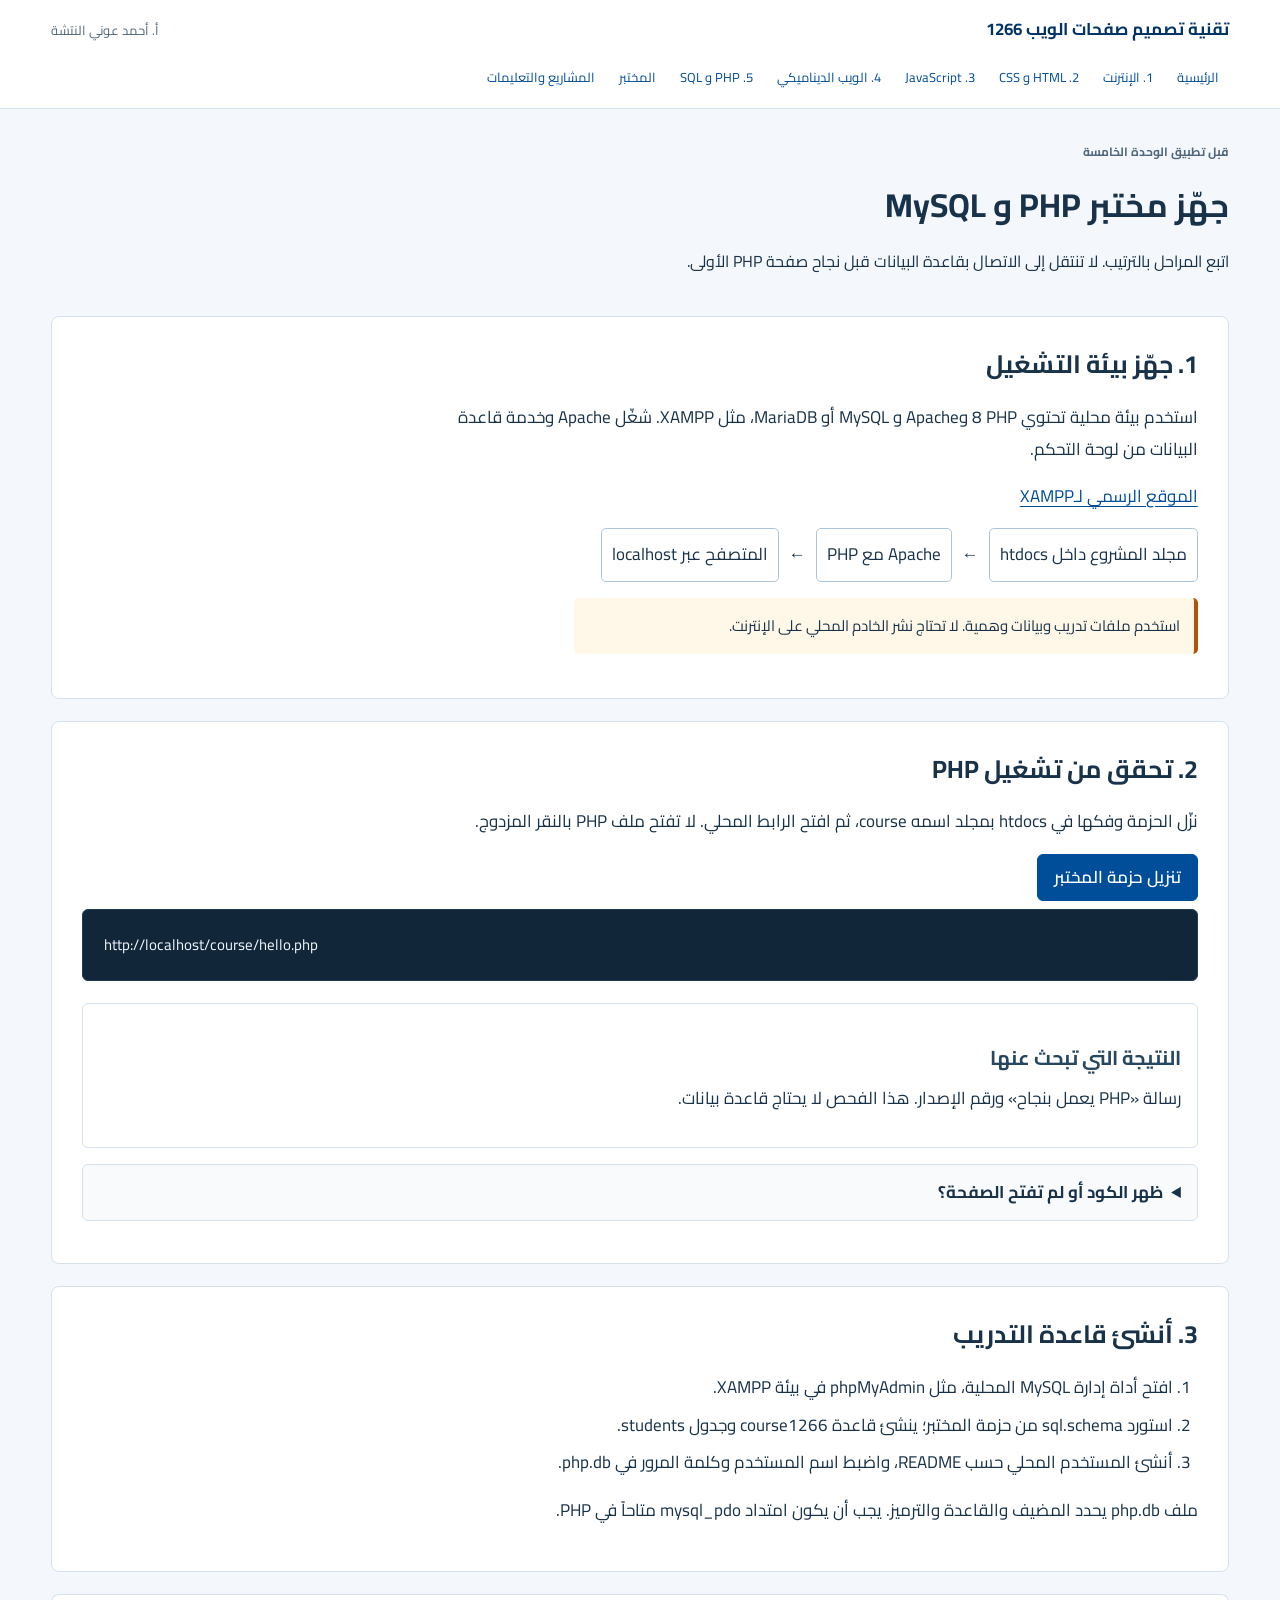
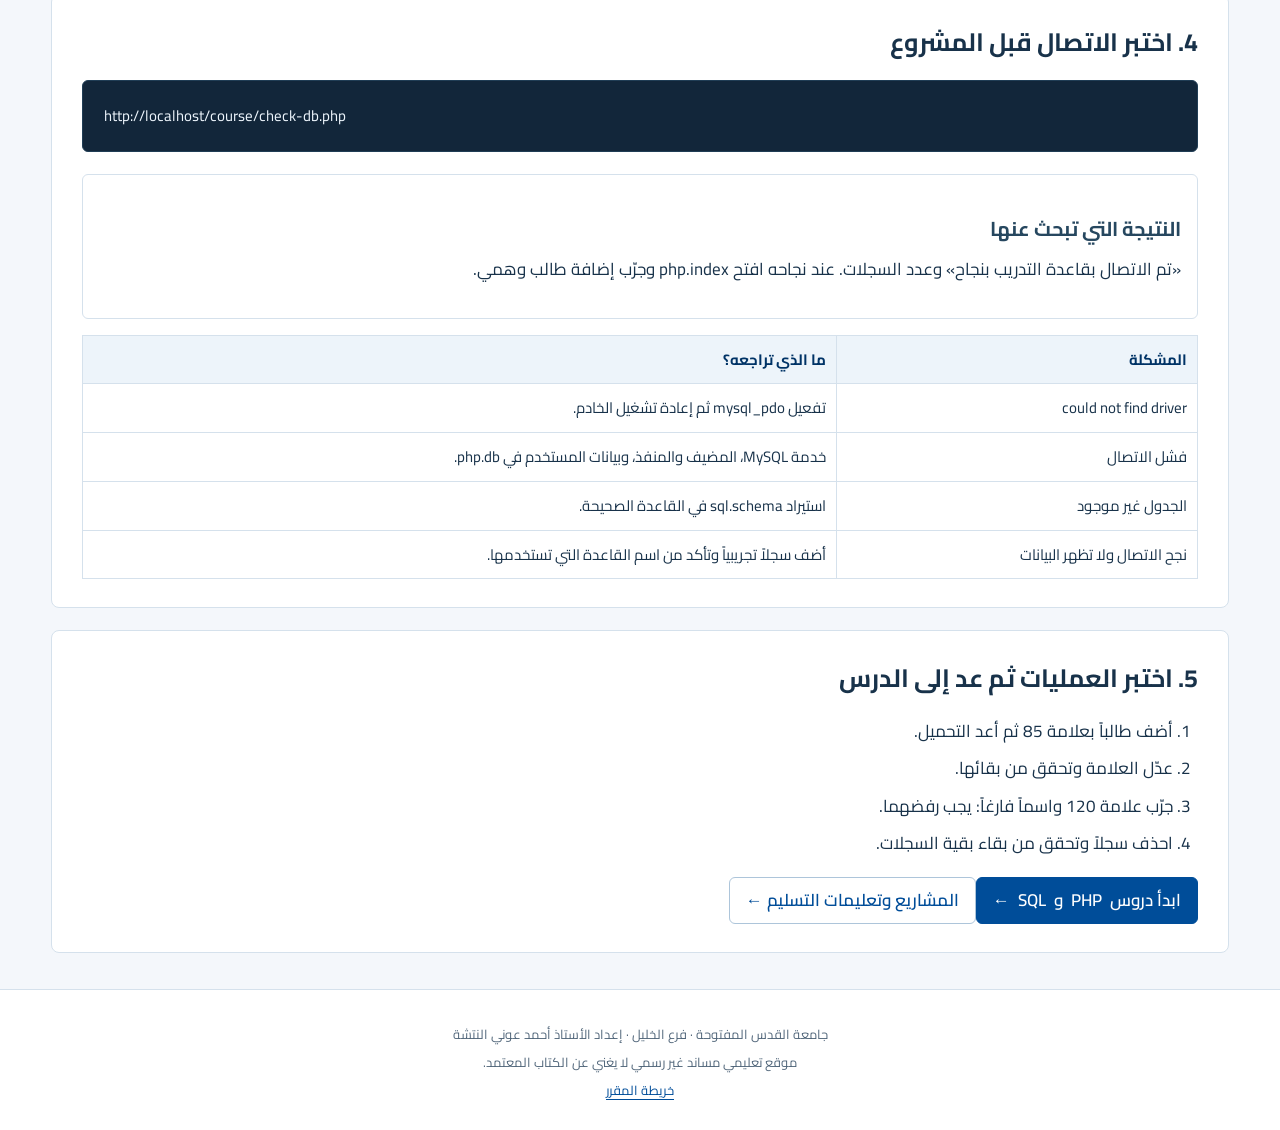
<file: setup.html>
<!doctype html>
<html dir="rtl" lang="ar"><head><meta charset="utf-8"/><meta content="width=device-width,initial-scale=1" name="viewport"/><meta content="تعلّم تصميم صفحات الويب 1266: دروس عربية وأمثلة عملية ومختبر تفاعلي." name="description"/><title>إعداد بيئة PHP وMySQL | مقرر 1266</title><link href="assets/css/learning.css?v=20261020d" rel="stylesheet"/><script defer="" src="assets/js/learning.js?v=20261020d"></script><script defer="True" src="assets/vendor/prism.min.js"></script><script defer="True" src="assets/vendor/prism-markup-templating.min.js"></script><script defer="True" src="assets/vendor/prism-php.min.js"></script><script defer="True" src="assets/vendor/prism-sql.min.js"></script></head><body class="learning-page"><a class="skip-link" href="#content">انتقل إلى المحتوى</a><header class="site-header"><div class="site-bar"><a class="brand" href="index.html">تقنية تصميم صفحات الويب <b dir="ltr">1266</b></a><span>أ. أحمد عوني النتشة</span></div><nav aria-label="التنقل الرئيسي" class="course-nav"><a href="index.html">الرئيسية</a><a href="units/unit1.html">1. الإنترنت</a><a href="units/unit2.html">2. <bdi dir="ltr">HTML</bdi> و <bdi dir="ltr">CSS</bdi></a><a href="units/unit3.html">3. <bdi dir="ltr">JavaScript</bdi></a><a href="units/unit4.html">4. الويب الديناميكي</a><a href="units/unit5.html">5. <bdi dir="ltr">PHP</bdi> و <bdi dir="ltr">SQL</bdi></a><a href="lab.html">المختبر</a><a href="practical.html">المشاريع والتعليمات</a></nav></header><main class="learning-wrap" id="content"><section class="unit-intro"><p class="eyebrow">قبل تطبيق الوحدة الخامسة</p><h1>جهّز مختبر <bdi dir="ltr">PHP</bdi> و <bdi dir="ltr">MySQL</bdi></h1><p>اتبع المراحل بالترتيب. لا تنتقل إلى الاتصال بقاعدة البيانات قبل نجاح صفحة <bdi dir="ltr">PHP</bdi> الأولى.</p></section><section class="lesson"><h2>1. جهّز بيئة التشغيل</h2><p>استخدم بيئة محلية تحتوي <bdi dir="ltr">PHP</bdi> 8 و<bdi dir="ltr">Apache</bdi> و <bdi dir="ltr">MySQL</bdi> أو <bdi dir="ltr">MariaDB</bdi>، مثل <bdi dir="ltr">XAMPP</bdi>. شغّل <bdi dir="ltr">Apache</bdi> وخدمة قاعدة البيانات من لوحة التحكم.</p><p><a href="https://www.apachefriends.org/">الموقع الرسمي لـ<bdi dir="ltr">XAMPP</bdi></a></p><div aria-label="رحلة التشغيل المحلي" class="flow"><span class="flow-box">مجلد المشروع داخل <bdi dir="ltr">htdocs</bdi></span><span>←</span><span class="flow-box"><bdi dir="ltr">Apache</bdi> مع <bdi dir="ltr">PHP</bdi></span><span>←</span><span class="flow-box">المتصفح عبر <bdi dir="ltr">localhost</bdi></span></div><p class="note">استخدم ملفات تدريب وبيانات وهمية. لا تحتاج نشر الخادم المحلي على الإنترنت.</p></section><section class="lesson"><h2>2. تحقق من تشغيل <bdi dir="ltr">PHP</bdi></h2><p>نزّل الحزمة وفكها في <bdi dir="ltr">htdocs</bdi> بمجلد اسمه <bdi dir="ltr">course</bdi>، ثم افتح الرابط المحلي. لا تفتح ملف <bdi dir="ltr">PHP</bdi> بالنقر المزدوج.</p><a class="button" download="" href="downloads/unit5/php-sql-lab.zip">تنزيل حزمة المختبر</a><pre>http://localhost/course/hello.php</pre><div class="setup-check"><h3>النتيجة التي تبحث عنها</h3><p>رسالة «<bdi dir="ltr">PHP</bdi> يعمل بنجاح» ورقم الإصدار. هذا الفحص لا يحتاج قاعدة بيانات.</p></div><details><summary>ظهر الكود أو لم تفتح الصفحة؟</summary><p>تحقق من تشغيل <bdi dir="ltr">Apache</bdi>، ومن وضع الملف في مجلد الويب الصحيح، ومن استخدام <bdi dir="ltr">localhost</bdi>. إذا استخدمت منفذاً مختلفاً أضفه مثل <bdi dir="ltr">localhost</bdi>:8080. يجب أن ينتهي الملف بـ.<bdi dir="ltr">php</bdi>.</p></details></section><section class="lesson"><h2>3. أنشئ قاعدة التدريب</h2><ol><li>افتح أداة إدارة <bdi dir="ltr">MySQL</bdi> المحلية، مثل <bdi dir="ltr">phpMyAdmin</bdi> في بيئة <bdi dir="ltr">XAMPP</bdi>.</li><li>استورد <bdi dir="ltr">schema</bdi>.<bdi dir="ltr">sql</bdi> من حزمة المختبر؛ ينشئ قاعدة <bdi dir="ltr">course1266</bdi> وجدول <bdi dir="ltr">students</bdi>.</li><li>أنشئ المستخدم المحلي حسب <bdi dir="ltr">README</bdi>، واضبط اسم المستخدم وكلمة المرور في <bdi dir="ltr">db</bdi>.<bdi dir="ltr">php</bdi>.</li></ol><p>ملف <bdi dir="ltr">db</bdi>.<bdi dir="ltr">php</bdi> يحدد المضيف والقاعدة والترميز. يجب أن يكون امتداد <bdi dir="ltr">pdo</bdi>_<bdi dir="ltr">mysql</bdi> متاحاً في <bdi dir="ltr">PHP</bdi>.</p></section><section class="lesson"><h2>4. اختبر الاتصال قبل المشروع</h2><pre>http://localhost/course/check-db.php</pre><div class="setup-check"><h3>النتيجة التي تبحث عنها</h3><p>«تم الاتصال بقاعدة التدريب بنجاح» وعدد السجلات. عند نجاحه افتح <bdi dir="ltr">index</bdi>.<bdi dir="ltr">php</bdi> وجرّب إضافة طالب وهمي.</p></div><table><thead><tr><th>المشكلة</th><th>ما الذي تراجعه؟</th></tr></thead><tbody><tr><td><bdi dir="ltr">could not find driver</bdi></td><td>تفعيل <bdi dir="ltr">pdo</bdi>_<bdi dir="ltr">mysql</bdi> ثم إعادة تشغيل الخادم.</td></tr><tr><td>فشل الاتصال</td><td>خدمة <bdi dir="ltr">MySQL</bdi>، المضيف والمنفذ، وبيانات المستخدم في <bdi dir="ltr">db</bdi>.<bdi dir="ltr">php</bdi>.</td></tr><tr><td>الجدول غير موجود</td><td>استيراد <bdi dir="ltr">schema</bdi>.<bdi dir="ltr">sql</bdi> في القاعدة الصحيحة.</td></tr><tr><td>نجح الاتصال ولا تظهر البيانات</td><td>أضف سجلاً تجريبياً وتأكد من اسم القاعدة التي تستخدمها.</td></tr></tbody></table></section><section class="lesson"><h2>5. اختبر العمليات ثم عد إلى الدرس</h2><ol><li>أضف طالباً بعلامة 85 ثم أعد التحميل.</li><li>عدّل العلامة وتحقق من بقائها.</li><li>جرّب علامة 120 واسماً فارغاً: يجب رفضهما.</li><li>احذف سجلاً وتحقق من بقاء بقية السجلات.</li></ol><a class="button" href="units/unit5.html">ابدأ دروس <bdi dir="ltr">PHP</bdi> و <bdi dir="ltr">SQL</bdi> ←</a><a class="button secondary" href="practical.html">المشاريع وتعليمات التسليم ←</a></section></main><footer class="learning-footer"><p>جامعة القدس المفتوحة · فرع الخليل · إعداد الأستاذ أحمد عوني النتشة</p><p>موقع تعليمي مساند غير رسمي لا يغني عن الكتاب المعتمد.</p><a href="index.html">خريطة المقرر</a></footer></body></html>
</file>
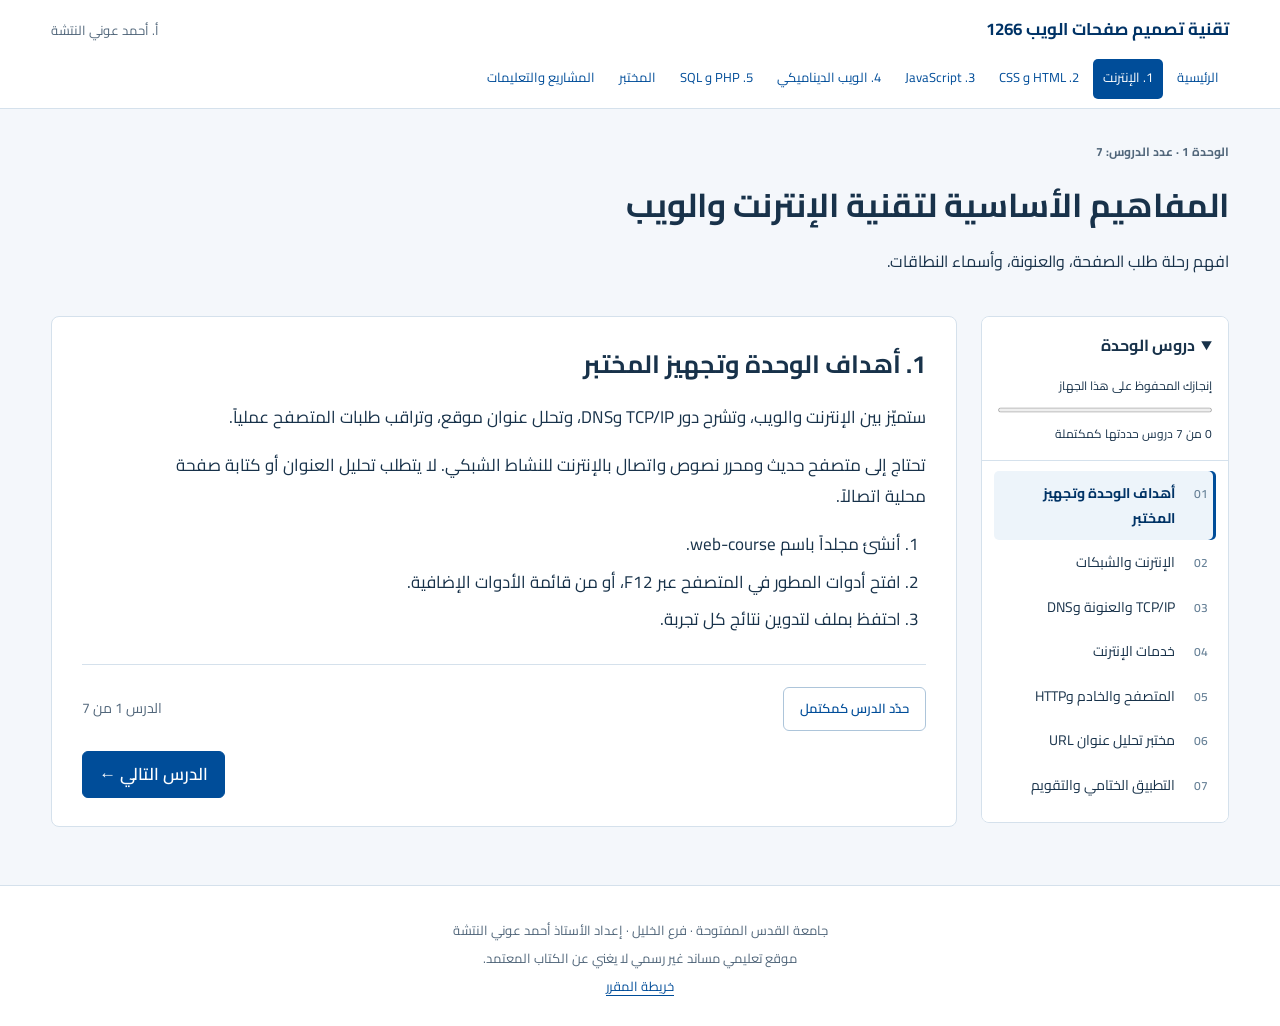
<file: units/unit1.html>
<!doctype html>
<html dir="rtl" lang="ar"><head><meta charset="utf-8"/><meta content="width=device-width,initial-scale=1" name="viewport"/><meta content="تعلّم تصميم صفحات الويب 1266: دروس عربية وأمثلة عملية ومختبر تفاعلي." name="description"/><title>المفاهيم الأساسية لتقنية الإنترنت والويب | مقرر 1266</title><link href="../assets/css/learning.css?v=20261020d" rel="stylesheet"/><script defer="" src="../assets/js/learning.js?v=20261020d"></script><script defer="True" src="../assets/vendor/prism.min.js"></script><script defer="True" src="../assets/vendor/prism-markup-templating.min.js"></script><script defer="True" src="../assets/vendor/prism-php.min.js"></script><script defer="True" src="../assets/vendor/prism-sql.min.js"></script></head><body class="learning-page" data-unit="1"><a class="skip-link" href="#content">انتقل إلى المحتوى</a><header class="site-header"><div class="site-bar"><a class="brand" href="../index.html">تقنية تصميم صفحات الويب <b dir="ltr">1266</b></a><span>أ. أحمد عوني النتشة</span></div><nav aria-label="التنقل الرئيسي" class="course-nav"><a href="../index.html">الرئيسية</a><a aria-current="page" href="../units/unit1.html">1. الإنترنت</a><a href="../units/unit2.html">2. <bdi dir="ltr">HTML</bdi> و <bdi dir="ltr">CSS</bdi></a><a href="../units/unit3.html">3. <bdi dir="ltr">JavaScript</bdi></a><a href="../units/unit4.html">4. الويب الديناميكي</a><a href="../units/unit5.html">5. <bdi dir="ltr">PHP</bdi> و <bdi dir="ltr">SQL</bdi></a><a href="../lab.html">المختبر</a><a href="../practical.html">المشاريع والتعليمات</a></nav></header><section class="unit-intro learning-wrap"><p class="eyebrow">الوحدة 1 · عدد الدروس: 7</p><h1>المفاهيم الأساسية لتقنية الإنترنت والويب</h1><p>افهم رحلة طلب الصفحة، والعنونة، وأسماء النطاقات.</p></section><div class="learning-wrap learning-layout"><aside class="learning-toc"><details data-toc="" open=""><summary>دروس الوحدة</summary><div class="progress-summary"><label for="unit-progress">إنجازك المحفوظ على هذا الجهاز</label><progress id="unit-progress" max="7" value="0"></progress><span data-progress-text="">0 من 7</span></div><nav aria-label="فهرس دروس الوحدة"><a data-lesson-link="s0" href="#s0" title="01 1. أهداف الوحدة وتجهيز المختبر"><span>01</span><span class="toc-label">أهداف الوحدة وتجهيز المختبر</span><small data-done="s0"></small></a><a data-lesson-link="s1" href="#s1" title="02 2. الإنترنت والشبكات"><span>02</span><span class="toc-label">الإنترنت والشبكات</span><small data-done="s1"></small></a><a data-lesson-link="s2" href="#s2" title="03 3. TCP/IP والعنونة وDNS"><span>03</span><span class="toc-label"><bdi dir="ltr">TCP/IP</bdi> والعنونة و<bdi dir="ltr">DNS</bdi></span><small data-done="s2"></small></a><a data-lesson-link="s3" href="#s3" title="04 4. خدمات الإنترنت"><span>04</span><span class="toc-label">خدمات الإنترنت</span><small data-done="s3"></small></a><a data-lesson-link="s4" href="#s4" title="05 5. المتصفح والخادم وHTTP"><span>05</span><span class="toc-label">المتصفح والخادم و<bdi dir="ltr">HTTP</bdi></span><small data-done="s4"></small></a><a data-lesson-link="s5" href="#s5" title="06 6. مختبر تحليل عنوان URL"><span>06</span><span class="toc-label">مختبر تحليل عنوان <bdi dir="ltr">URL</bdi></span><small data-done="s5"></small></a><a data-lesson-link="s6" href="#s6" title="07 7. التطبيق الختامي والتقويم"><span>07</span><span class="toc-label">التطبيق الختامي والتقويم</span><small data-done="s6"></small></a></nav></details></aside><main id="content"><section class="lesson" data-step="" id="s0"><h2>1. أهداف الوحدة وتجهيز المختبر</h2><p>ستميّز بين الإنترنت والويب، وتشرح دور <bdi dir="ltr">TCP/IP</bdi> و<bdi dir="ltr">DNS</bdi>، وتحلل عنوان موقع، وتراقب طلبات المتصفح عملياً.</p><p>تحتاج إلى متصفح حديث ومحرر نصوص واتصال بالإنترنت للنشاط الشبكي. لا يتطلب تحليل العنوان أو كتابة صفحة محلية اتصالاً.</p><ol><li>أنشئ مجلداً باسم <bdi dir="ltr">web-course</bdi>.</li><li>افتح أدوات المطور في المتصفح عبر <bdi dir="ltr">F12</bdi>، أو من قائمة الأدوات الإضافية.</li><li>احتفظ بملف لتدوين نتائج كل تجربة.</li></ol><div class="lesson-completion"><button aria-pressed="false" class="secondary" data-complete="s0" type="button">حدّد الدرس كمكتمل</button><span data-step-position="">الدرس 1 من 7</span></div><nav aria-label="التنقل بين الدروس" class="lesson-pagination"><span></span><a class="button" href="#s1">الدرس التالي ←</a></nav></section><section class="lesson" data-step="" id="s1"><h2>2. الإنترنت والشبكات</h2><p>الإنترنت شبكة تربط شبكات عديدة باستخدام بروتوكولات مشتركة. الويب إحدى خدماتها، إلى جانب البريد الإلكتروني ونقل الملفات. بدأت الشبكات البحثية المبكرة قبل انتشار الويب، ثم أتاح الويب ربط الوثائق والتنقل بينها بواسطة الروابط.</p><p>الشبكة المحلية <bdi dir="ltr">LAN</bdi> تربط أجهزة في نطاق محدود، والشبكة الواسعة <bdi dir="ltr">WAN</bdi> تربط نطاقات أكبر. تمر البيانات عادة من جهازك إلى الموجّه ثم مزود الخدمة وشبكات أخرى وصولاً إلى الخادم؛ وقد يختلف المسار.</p><p>تشمل البنية أجهزة المستخدم والخوادم والموجّهات ووصلات الاتصال السلكية واللاسلكية. تختلف وسائل النفاذ مثل الألياف والاتصال الخلوي و<bdi dir="ltr">DSL</bdi> في السرعة والتغطية.</p><h3>طبّق بنفسك</h3><p>ارسم مسار اتصال حاسوبك بموقع، واذكر فائدتين للإنترنت في دراستك.</p><details><summary>الحل المقترح</summary><p>جهاز الطالب ← شبكة محلية/موجّه ← مزود خدمة ← شبكات الإنترنت ← خادم الموقع. من الفوائد: الوصول إلى المصادر والتواصل مع المدرس.</p></details><div class="lesson-completion"><button aria-pressed="false" class="secondary" data-complete="s1" type="button">حدّد الدرس كمكتمل</button><span data-step-position="">الدرس 2 من 7</span></div><nav aria-label="التنقل بين الدروس" class="lesson-pagination"><a class="button secondary" href="#s0">→ الدرس السابق</a><a class="button" href="#s2">الدرس التالي ←</a></nav></section><section class="lesson" data-step="" id="s2"><h2>3. <bdi dir="ltr">TCP/IP</bdi> والعنونة و<bdi dir="ltr">DNS</bdi></h2><p>عنوان <bdi dir="ltr">IP</bdi> يحدد واجهة شبكة. <bdi dir="ltr">IPv4</bdi> يكتب غالباً كأربع مجموعات عشرية، و<bdi dir="ltr">IPv6</bdi> يستخدم صيغة أطول. اسم النطاق مثل <bdi dir="ltr">example</bdi>.<bdi dir="ltr">com</bdi> أسهل للبشر من حفظ العناوين، ويساعد <bdi dir="ltr">DNS</bdi> في الوصول إلى سجلاته ومنها عناوين <bdi dir="ltr">IP</bdi>.</p><p><bdi dir="ltr">IP</bdi> يهتم بعنونة الحزم وتوجيهها. <bdi dir="ltr">TCP</bdi> يوفر نقلاً موثوقاً ومرتباً للبيانات. بعض بروتوكولات الويب الحديثة تستخدم <bdi dir="ltr">QUIC</bdi> فوق <bdi dir="ltr">UDP</bdi>؛ لذلك ليست كل حركة الويب مبنية على <bdi dir="ltr">TCP</bdi>.</p><p>عنوان 127.0.0.1 يشير إلى الجهاز المحلي. لا تخلط بين عنوان جهازك المحلي وعنوان الخادم على الإنترنت.</p><h3>طبّق بنفسك</h3><p>في نافذة الأوامر نفّذ الاستعلام التالي وسجّل الخادم المستخدم والعنوان الناتج. قد تظهر أكثر من إجابة.</p><details><summary>الحل المقترح</summary><div class="code-toolbar"><button data-copy-target="u1-s2-0" type="button">نسخ الكود</button></div><pre id="u1-s2-0"><code>nslookup example.com</code></pre><p>تختلف الإجابات بحسب <bdi dir="ltr">DNS</bdi> والوقت والشبكة. نجاح الاستعلام يدل على حل الاسم، ولا يثبت وحده أن خدمة الويب تعمل.</p></details><div class="lesson-completion"><button aria-pressed="false" class="secondary" data-complete="s2" type="button">حدّد الدرس كمكتمل</button><span data-step-position="">الدرس 3 من 7</span></div><nav aria-label="التنقل بين الدروس" class="lesson-pagination"><a class="button secondary" href="#s1">→ الدرس السابق</a><a class="button" href="#s3">الدرس التالي ←</a></nav></section><section class="lesson" data-step="" id="s3"><h2>4. خدمات الإنترنت</h2><div aria-label="جدول قابل للتمرير" class="table-scroll" role="region" tabindex="0"><table><thead><tr><th>الخدمة</th><th>وظيفتها</th><th>تجربة دراسية</th></tr></thead><tbody><tr><td>البريد الإلكتروني</td><td>إرسال الرسائل واستقبالها؛ <bdi dir="ltr">SMTP</bdi> للإرسال و<bdi dir="ltr">IMAP</bdi> للوصول للرسائل</td><td>ميّز بين خدمة البريد وواجهة بريد تعمل على الويب.</td></tr><tr><td><bdi dir="ltr">FTP</bdi></td><td>نقل الملفات بين عميل وخادم</td><td>حدد دور العميل والخادم في رفع ملف.</td></tr><tr><td><bdi dir="ltr">Telnet</bdi></td><td>وصول نصي عن بعد؛ يرد في الكتاب ضمن الخدمات التقليدية</td><td>قارنه بمفهوم <bdi dir="ltr">SSH</bdi> الذي يوفر اتصالاً مشفراً.</td></tr><tr><td><bdi dir="ltr">WWW</bdi></td><td>صفحات وموارد مترابطة عبر <bdi dir="ltr">HTTP</bdi> أو <bdi dir="ltr">HTTPS</bdi></td><td>افتح الموقع وراقب الطلبات.</td></tr></tbody></table></div><p><bdi dir="ltr">FTP</bdi> و<bdi dir="ltr">Telnet</bdi> التقليديان لا يوفران تشفيراً للاتصال. يكفي فهمهما في هذه الوحدة دون إدخال بيانات دخول حقيقية في تجربة.</p><div class="lesson-completion"><button aria-pressed="false" class="secondary" data-complete="s3" type="button">حدّد الدرس كمكتمل</button><span data-step-position="">الدرس 4 من 7</span></div><nav aria-label="التنقل بين الدروس" class="lesson-pagination"><a class="button secondary" href="#s2">→ الدرس السابق</a><a class="button" href="#s4">الدرس التالي ←</a></nav></section><section class="lesson" data-step="" id="s4"><h2>5. المتصفح والخادم و<bdi dir="ltr">HTTP</bdi></h2><p>المتصفح عميل يطلب مورداً من خادم الويب، والخادم يرسل استجابة تحتوي حالة وترويسات ومحتوى. <bdi dir="ltr">HTML</bdi> يصف بنية الصفحة، و <bdi dir="ltr">CSS</bdi> مظهرها، و <bdi dir="ltr">JavaScript</bdi> سلوكها. <bdi dir="ltr">HTTPS</bdi> يحمي الاتصال باستخدام <bdi dir="ltr">TLS</bdi>.</p><ol><li>افتح تبويب <bdi dir="ltr">Network</bdi> في أدوات المطور.</li><li>أعد تحميل هذا الموقع.</li><li>اختر طلب الصفحة من نوع <bdi dir="ltr">document</bdi>، ثم اقرأ <bdi dir="ltr">Request URL</bdi> و<bdi dir="ltr">Request Method</bdi> و<bdi dir="ltr">Status Code</bdi>.</li><li>راقب طلبات <bdi dir="ltr">CSS</bdi> و <bdi dir="ltr">JavaScript</bdi> والخطوط. قد يؤثر التخزين المؤقت في الطلبات الظاهرة.</li></ol><p>الحالة 200 تدل عادة على نجاح الطلب، و404 على عدم العثور على المورد، و500 على خطأ من جهة الخادم. الموقع مجموعة صفحات وموارد، والصفحة وثيقة واحدة ضمنه.</p><h3>طبّق بنفسك</h3><p>لماذا قد تظهر طلبات كثيرة لصفحة واحدة؟</p><details><summary>الحل المقترح</summary><p>لأن المتصفح يطلب وثيقة <bdi dir="ltr">HTML</bdi> ثم الموارد المرتبطة بها كالصور وملفات التنسيق والبرمجة، وقد تكون من أكثر من مضيف.</p></details><div class="lesson-completion"><button aria-pressed="false" class="secondary" data-complete="s4" type="button">حدّد الدرس كمكتمل</button><span data-step-position="">الدرس 5 من 7</span></div><nav aria-label="التنقل بين الدروس" class="lesson-pagination"><a class="button secondary" href="#s3">→ الدرس السابق</a><a class="button" href="#s5">الدرس التالي ←</a></nav></section><section class="lesson" data-step="" id="s5"><h2>6. مختبر تحليل عنوان <bdi dir="ltr">URL</bdi></h2><p>حلل البروتوكول واسم المضيف والمسار ومعاملات الاستعلام والجزء. هذه الأداة تحلل النص محلياً ولا تتصل بالعنوان.</p><form data-url-form=""><label for="url-input">عنوان الموقع</label><input id="url-input" required="" type="url" value="https://example.com/course/lesson.html?unit=1#practice"/><button>حلّل العنوان</button><output aria-live="polite" data-url-result="">اضغط «حلّل العنوان» لعرض مكوناته.</output></form><h3>طبّق بنفسك</h3><p>ما الفرق بين ?<bdi dir="ltr">unit</bdi>=1 و#<bdi dir="ltr">practice</bdi>؟</p><details><summary>الحل المقترح</summary><p>الأول استعلام يمكن أن يستخدمه الخادم أو تطبيق الصفحة، والثاني معرف جزء داخل الوثيقة ولا يُرسل ضمن طلب <bdi dir="ltr">HTTP</bdi> إلى الخادم.</p></details><div class="lesson-completion"><button aria-pressed="false" class="secondary" data-complete="s5" type="button">حدّد الدرس كمكتمل</button><span data-step-position="">الدرس 6 من 7</span></div><nav aria-label="التنقل بين الدروس" class="lesson-pagination"><a class="button secondary" href="#s4">→ الدرس السابق</a><a class="button" href="#s6">الدرس التالي ←</a></nav></section><section class="lesson" data-step="" id="s6"><h2>7. التطبيق الختامي والتقويم</h2><p>أنشئ ملفاً باسم <bdi dir="ltr">index</bdi>.<bdi dir="ltr">html</bdi>، ثم افتحه في المتصفح. غيّر العنوان وأعد التحميل. قارن عنوان <bdi dir="ltr">file</bdi>:// لملف محلي بعنوان <bdi dir="ltr">https</bdi>:// لمورد على خادم.</p><div class="code-toolbar"><button data-copy-target="u1-s6-0" type="button">نسخ الكود</button><a class="button secondary" href="../lab.html?example=u1-s6-0">جرّب المثال</a></div><pre id="u1-s6-0"><code>&lt;!doctype html&gt;
&lt;html lang="ar" dir="rtl"&gt;
&lt;meta charset="utf-8"&gt;
&lt;title&gt;صفحتي الأولى&lt;/title&gt;
&lt;h1&gt;أتعلم تصميم الويب&lt;/h1&gt;
&lt;p&gt;هذه صفحة محلية.&lt;/p&gt;
&lt;a href="https://example.com"&gt;موقع تجريبي&lt;/a&gt;
&lt;/html&gt;</code></pre><p><strong>معايير النجاح:</strong> ظهور العربية سليمة، تمييز عنوان الصفحة من العنوان الكبير، وعمل الرابط، وتسجيل مكونات عنوان الموقع وطلب واحد من <bdi dir="ltr">Network</bdi>.</p><form class="quiz"><h2>اختبر فهمك</h2><fieldset><legend>ما العلاقة بين الويب والإنترنت؟</legend><label><input name="q0" required="" type="radio" value="wrong"/> هما الاسم نفسه</label><label><input name="q0" required="" type="radio" value="correct"/> الويب خدمة تعمل عبر الإنترنت</label><label><input name="q0" required="" type="radio" value="wrong"/> الإنترنت جزء من المتصفح</label></fieldset><details><summary>تفسير الإجابة</summary><p>الإنترنت بنية تربط الشبكات، والويب خدمة تستخدمها.</p></details><fieldset><legend>ما وظيفة <bdi dir="ltr">DNS</bdi>؟</legend><label><input name="q1" required="" type="radio" value="wrong"/> تحويل <bdi dir="ltr">HTML</bdi> إلى صورة</label><label><input name="q1" required="" type="radio" value="correct"/> المساعدة في حل أسماء النطاقات إلى سجلاتها</label><label><input name="q1" required="" type="radio" value="wrong"/> تنسيق الصفحة</label></fieldset><details><summary>تفسير الإجابة</summary><p><bdi dir="ltr">DNS</bdi> يقدم سجلات الأسماء ومنها عناوين الخوادم.</p></details><fieldset><legend>أين يجري عرض <bdi dir="ltr">HTML</bdi>؟</legend><label><input name="q2" required="" type="radio" value="correct"/> في المتصفح</label><label><input name="q2" required="" type="radio" value="wrong"/> في <bdi dir="ltr">DNS</bdi></label><label><input name="q2" required="" type="radio" value="wrong"/> في الموجّه</label></fieldset><details><summary>تفسير الإجابة</summary><p>المتصفح يفسر <bdi dir="ltr">HTML</bdi> ويبني الصفحة المرئية.</p></details><button>تحقق من الإجابات</button><output aria-live="polite"></output></form><div class="lesson-completion"><button aria-pressed="false" class="secondary" data-complete="s6" type="button">حدّد الدرس كمكتمل</button><span data-step-position="">الدرس 7 من 7</span></div><nav aria-label="التنقل بين الدروس" class="lesson-pagination"><a class="button secondary" href="#s5">→ الدرس السابق</a><a class="button" href="unit2.html">الوحدة التالية ←</a></nav></section></main></div><p class="learning-wrap save-notice" data-save-status="" role="status"></p><footer class="learning-footer"><p>جامعة القدس المفتوحة · فرع الخليل · إعداد الأستاذ أحمد عوني النتشة</p><p>موقع تعليمي مساند غير رسمي لا يغني عن الكتاب المعتمد.</p><a href="../index.html">خريطة المقرر</a></footer></body></html>
</file>
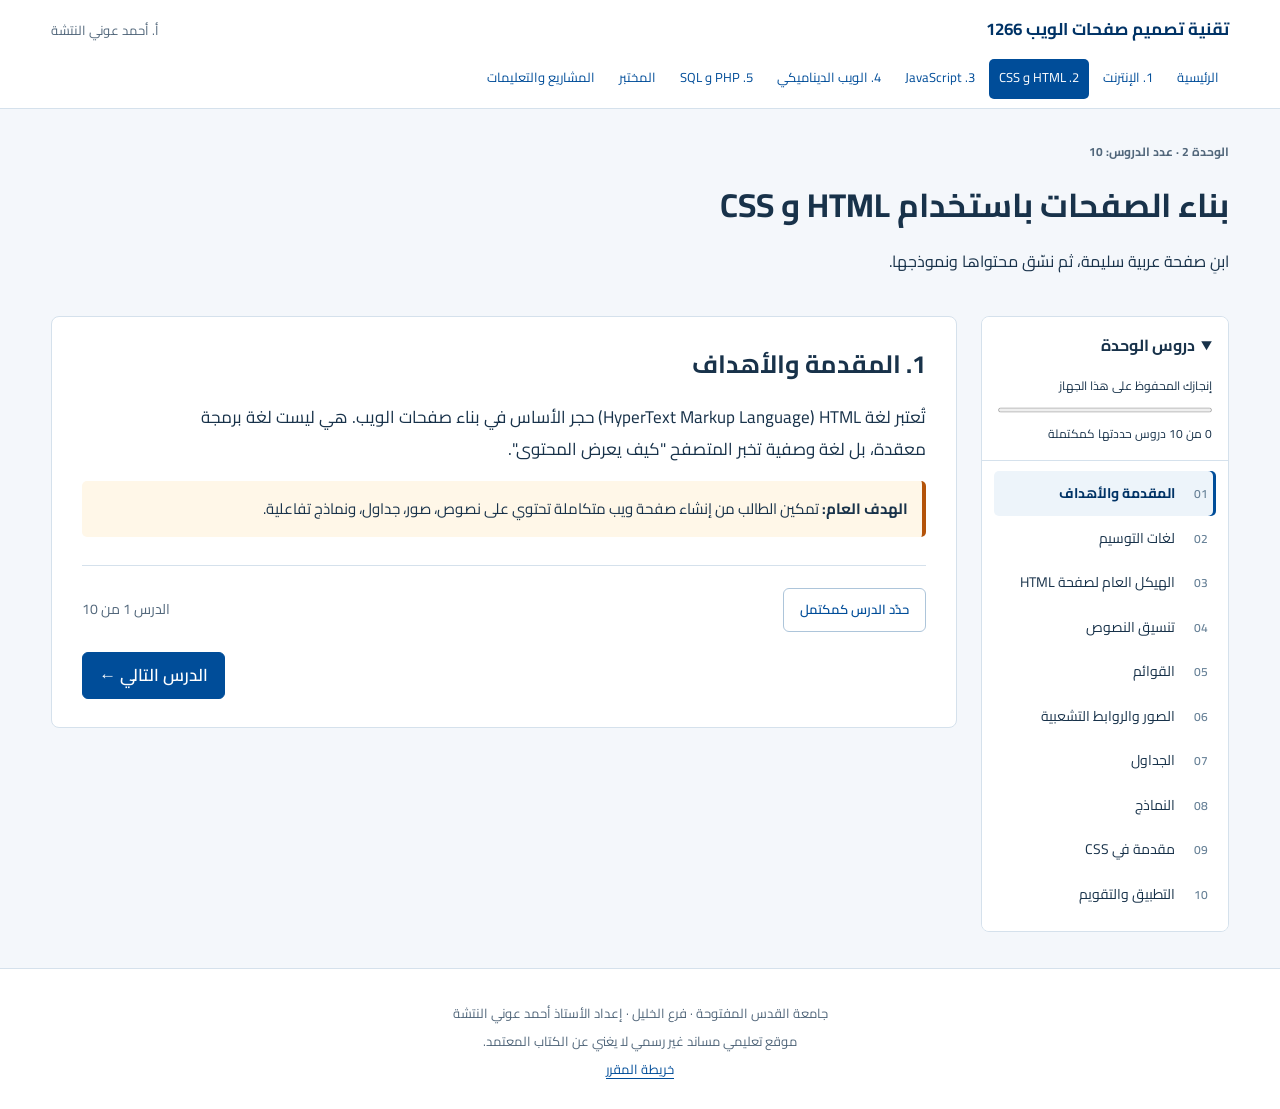
<file: units/unit2.html>
<!doctype html>
<html dir="rtl" lang="ar"><head><meta charset="utf-8"/><meta content="width=device-width,initial-scale=1" name="viewport"/><meta content="تعلّم تصميم صفحات الويب 1266: دروس عربية وأمثلة عملية ومختبر تفاعلي." name="description"/><title>بناء الصفحات باستخدام HTML وCSS | مقرر 1266</title><link href="../assets/css/learning.css?v=20261020d" rel="stylesheet"/><script defer="" src="../assets/js/learning.js?v=20261020d"></script><script defer="True" src="../assets/vendor/prism.min.js"></script><script defer="True" src="../assets/vendor/prism-markup-templating.min.js"></script><script defer="True" src="../assets/vendor/prism-php.min.js"></script><script defer="True" src="../assets/vendor/prism-sql.min.js"></script></head><body class="learning-page" data-unit="2"><a class="skip-link" href="#content">انتقل إلى المحتوى</a><header class="site-header"><div class="site-bar"><a class="brand" href="../index.html">تقنية تصميم صفحات الويب <b dir="ltr">1266</b></a><span>أ. أحمد عوني النتشة</span></div><nav aria-label="التنقل الرئيسي" class="course-nav"><a href="../index.html">الرئيسية</a><a href="../units/unit1.html">1. الإنترنت</a><a aria-current="page" href="../units/unit2.html">2. <bdi dir="ltr">HTML</bdi> و <bdi dir="ltr">CSS</bdi></a><a href="../units/unit3.html">3. <bdi dir="ltr">JavaScript</bdi></a><a href="../units/unit4.html">4. الويب الديناميكي</a><a href="../units/unit5.html">5. <bdi dir="ltr">PHP</bdi> و <bdi dir="ltr">SQL</bdi></a><a href="../lab.html">المختبر</a><a href="../practical.html">المشاريع والتعليمات</a></nav></header><section class="unit-intro learning-wrap"><p class="eyebrow">الوحدة 2 · عدد الدروس: 10</p><h1>بناء الصفحات باستخدام <bdi dir="ltr">HTML</bdi> و <bdi dir="ltr">CSS</bdi></h1><p>ابنِ صفحة عربية سليمة، ثم نسّق محتواها ونموذجها.</p></section><div class="learning-wrap learning-layout"><aside class="learning-toc"><details data-toc="" open=""><summary>دروس الوحدة</summary><div class="progress-summary"><label for="unit-progress">إنجازك المحفوظ على هذا الجهاز</label><progress id="unit-progress" max="10" value="0"></progress><span data-progress-text="">0 من 10</span></div><nav aria-label="فهرس دروس الوحدة"><a data-lesson-link="intro" href="#intro" title="01 1. المقدمة والأهداف"><span>01</span><span class="toc-label">المقدمة والأهداف</span><small data-done="intro"></small></a><a data-lesson-link="markup" href="#markup" title="02 2. لغات التوسيم (Markup Languages)"><span>02</span><span class="toc-label">لغات التوسيم</span><small data-done="markup"></small></a><a data-lesson-link="structure" href="#structure" title="03 3. الهيكل العام لصفحة HTML"><span>03</span><span class="toc-label">الهيكل العام لصفحة <bdi dir="ltr">HTML</bdi></span><small data-done="structure"></small></a><a data-lesson-link="text" href="#text" title="04 4. تنسيق النصوص (Text Formatting)"><span>04</span><span class="toc-label">تنسيق النصوص</span><small data-done="text"></small></a><a data-lesson-link="lists" href="#lists" title="05 5. القوائم (Lists)"><span>05</span><span class="toc-label">القوائم</span><small data-done="lists"></small></a><a data-lesson-link="media" href="#media" title="06 6. الصور والروابط التشعبية"><span>06</span><span class="toc-label">الصور والروابط التشعبية</span><small data-done="media"></small></a><a data-lesson-link="tables" href="#tables" title="07 7. الجداول (Tables)"><span>07</span><span class="toc-label">الجداول</span><small data-done="tables"></small></a><a data-lesson-link="forms" href="#forms" title="08 8. النماذج (Forms)"><span>08</span><span class="toc-label">النماذج</span><small data-done="forms"></small></a><a data-lesson-link="css-intro" href="#css-intro" title="09 9. مقدمة في CSS (Cascading Style Sheets)"><span>09</span><span class="toc-label">مقدمة في <bdi dir="ltr">CSS</bdi></span><small data-done="css-intro"></small></a><a data-lesson-link="exercises" href="#exercises" title="10 التطبيق والتقويم"><span>10</span><span class="toc-label">التطبيق والتقويم</span><small data-done="exercises"></small></a></nav></details></aside><main id="content"><section class="lesson" data-step="" id="intro">
<h2>1. المقدمة والأهداف</h2>
<p>تُعتبر لغة <bdi dir="ltr">HTML</bdi> (<bdi dir="ltr">HyperText Markup Language</bdi>) حجر الأساس في بناء صفحات الويب. هي ليست لغة برمجة معقدة، بل لغة وصفية تخبر المتصفح "كيف يعرض المحتوى".</p>
<div class="note-box">
<i class="fas fa-info-circle"></i>
<span><strong>الهدف العام:</strong> تمكين الطالب من إنشاء صفحة ويب متكاملة تحتوي على نصوص، صور، جداول، ونماذج تفاعلية.</span>
</div>
<div class="lesson-completion"><button aria-pressed="false" class="secondary" data-complete="intro" type="button">حدّد الدرس كمكتمل</button><span data-step-position="">الدرس 1 من 10</span></div><nav aria-label="التنقل بين الدروس" class="lesson-pagination"><span></span><a class="button" href="#markup">الدرس التالي ←</a></nav></section><section class="lesson" data-step="" id="markup">
<h2>2. لغات التوسيم (<bdi dir="ltr">Markup Languages</bdi>)</h2>
<p>قبل الخوض في <bdi dir="ltr">HTML</bdi>، يجب أن نفهم عائلتها. لغات التوسيم هي نظام لترواح النصوص بعلامات خاصة.</p>
<div aria-label="جدول قابل للتمرير" class="table-scroll" role="region" tabindex="0"><table class="content-table">
<thead>
<tr><th>اللغة</th><th>الوصف والوظيفة</th></tr>
</thead>
<tbody>
<tr>
<td><strong><bdi dir="ltr">SGML</bdi></strong></td>
<td>(<bdi dir="ltr">Standard Generalized Markup Language</bdi>): هي "اللغة الأم". لغة معقدة جداً استخدمت قديماً لتصنيف الوثائق الضخمة. <bdi dir="ltr">HTML</bdi> اشتقت منها.</td>
</tr>
<tr>
<td><strong><bdi dir="ltr">HTML</bdi></strong></td>
<td>(<bdi dir="ltr">HyperText Markup Language</bdi>): لغة <strong>عرض (<bdi dir="ltr">Presentation</bdi>)</strong>. تهتم بكيفية ظهور النص والصور على الشاشة للمستخدم.</td>
</tr>
<tr>
<td><strong><bdi dir="ltr">XML</bdi></strong></td>
<td>(<bdi dir="ltr">Extensible Markup Language</bdi>): لغة <strong>وصف (<bdi dir="ltr">Description</bdi>)</strong>. تهتم بمعنى البيانات وتخزينها ونقلها، ولا تهتم بكيفية عرضها (مثلاً نقل بيانات فاتورة بين برنامجين).</td>
</tr>
</tbody>
</table></div>
<div class="lesson-completion"><button aria-pressed="false" class="secondary" data-complete="markup" type="button">حدّد الدرس كمكتمل</button><span data-step-position="">الدرس 2 من 10</span></div><nav aria-label="التنقل بين الدروس" class="lesson-pagination"><a class="button secondary" href="#intro">→ الدرس السابق</a><a class="button" href="#structure">الدرس التالي ←</a></nav></section><section class="lesson" data-step="" id="structure">
<h2>3. الهيكل العام لصفحة <bdi dir="ltr">HTML</bdi></h2>
<p>تعمل صفحة الويب مثل الشجرة (<bdi dir="ltr">DOM Tree</bdi>)، حيث يوجد جذر رئيسي تتفرع منه باقي العناصر.</p>
<div class="example-section">
<h3>💡 الكود الهيكلي القياسي</h3>
<p>ابدأ بهذا الهيكل الواضح لكتابة صفحة <bdi dir="ltr">HTML</bdi> سليمة، وحدّد اللغة والترميز والعنوان.</p>
<div class="code-toolbar"><button data-copy-target="u2-structure-0" type="button">نسخ الكود</button><a class="button secondary" href="../lab.html?example=u2-structure-0">جرّب المثال</a></div><pre id="u2-structure-0">&lt;!DOCTYPE html&gt;   &lt;!-- 1. تعريف نوع الوثيقة --&gt;
&lt;html dir="rtl"&gt;    &lt;!-- 2. بداية الصفحة وتحديد الاتجاه --&gt;

  &lt;head&gt;             &lt;!-- 3. رأس الصفحة (معلومات للمتصفح) --&gt;
      &lt;meta charset="UTF-8"&gt;
      &lt;title&gt;عنوان يظهر في الشريط العلوي&lt;/title&gt;
  &lt;/head&gt;

  &lt;body&gt;             &lt;!-- 4. جسم الصفحة (المحتوى المرئي) --&gt;
      &lt;h1&gt;بسم الله الرحمن الرحيم&lt;/h1&gt;
      &lt;p&gt;هذا هو المحتوى الذي يراه الزائر.&lt;/p&gt;
  &lt;/body&gt;

&lt;/html&gt;</pre>
<div class="code-explanation">
<strong>تفكيك الكود (<bdi dir="ltr">Code Explanation</bdi>):</strong>
<ul>
<li><code>&lt;!DOCTYPE html&gt;</code>: سطر يخبر المتصفح أننا نستخدم الإصدار الحديث (<bdi dir="ltr">HTML5</bdi>). بدونه قد تظهر الصفحة بشكل مشوه.</li>
<li><code>&lt;html dir="rtl"&gt;</code>: الوسم الجذري. الخاصية <code>dir="rtl"</code> ضرورية جداً للمواقع العربية لضبط اتجاه النص من اليمين لليسار.</li>
<li><code>&lt;head&gt;</code>: يحتوي على الإعدادات الخلفية. الرمز <code>charset="UTF-8"</code> هو الأهم لدعم الحروف العربية ومنع ظهورها كرموز غريبة.</li>
<li><code>&lt;body&gt;</code>: "المسرح" الذي نضع فيه كل النصوص والصور والأزرار التي يتفاعل معها المستخدم.</li>
</ul>
</div>
<div style="text-align: center;"></div>
</div>
<div class="lesson-completion"><button aria-pressed="false" class="secondary" data-complete="structure" type="button">حدّد الدرس كمكتمل</button><span data-step-position="">الدرس 3 من 10</span></div><nav aria-label="التنقل بين الدروس" class="lesson-pagination"><a class="button secondary" href="#markup">→ الدرس السابق</a><a class="button" href="#text">الدرس التالي ←</a></nav></section><section class="lesson" data-step="" id="text">
<h2>4. تنسيق النصوص (<bdi dir="ltr">Text Formatting</bdi>)</h2>
<p>توفر <bdi dir="ltr">HTML</bdi> نوعين من التنسيق: <strong>منطقي</strong> (يصف المعنى) و <strong>مادي</strong> (يصف الشكل).</p>
<div class="example-section">
<h3>💡 مثال: تنسيقات النصوص المختلفة</h3>
<div class="code-toolbar"><button data-copy-target="u2-text-0" type="button">نسخ الكود</button><a class="button secondary" href="../lab.html?example=u2-text-0">جرّب المثال</a></div><pre id="u2-text-0">&lt;!-- العناوين: من الأكبر للأصغر --&gt;
&lt;h1&gt;العنوان الرئيسي (H1)&lt;/h1&gt;
&lt;h2&gt;عنوان فرعي (H2)&lt;/h2&gt;

&lt;!-- الفقرات والخطوط --&gt;
&lt;p&gt;
   هذا نص عادي، ولكن هذه الكلمة &lt;b&gt;غامقة (Bold)&lt;/b&gt;.&lt;br&gt;
   وهذه الكلمة &lt;i&gt;مائلة (Italic)&lt;/i&gt;.&lt;br&gt;
   وهذا النص &lt;u&gt;تحته خط (Underline)&lt;/u&gt;.
&lt;/p&gt;

&lt;!-- الرموز العلمية --&gt;
&lt;p&gt;معادلة الماء: H&lt;sub&gt;2&lt;/sub&gt;O&lt;/p&gt;
&lt;p&gt;الأسس الرياضية: 5&lt;sup&gt;2&lt;/sup&gt; = 25&lt;/p&gt;

&lt;!-- الرموز الخاصة --&gt;
&lt;p&gt;الحقوق محفوظة &amp;copy; 2023 | 5 &amp;lt; 10&lt;/p&gt;</pre>
<div class="code-explanation">
<strong>شرح الوسوم والرموز:</strong>
<ul>
<li><code>&lt;h1&gt;</code> إلى <code>&lt;h6&gt;</code>: تستخدم للعناوين فقط. <strong>تنبيه:</strong> لا تستخدمها فقط لتكبير الخط، بل لهيكلة الموضوع، فمحركات البحث (<bdi dir="ltr">Google</bdi>) تعتمد عليها.</li>
<li><code>&lt;sub&gt;</code>: (<bdi dir="ltr">Subscript</bdi>) ينزل النص قليلاً للأسفل (مفيد للكيمياء).</li>
<li><code>&lt;sup&gt;</code>: (<bdi dir="ltr">Superscript</bdi>) يرفع النص للأعلى (مفيد للرياضيات).</li>
<li><code>&amp;copy;</code> و <code>&amp;lt;</code>: رموز خاصة تسمى (<bdi dir="ltr">Entities</bdi>). نستخدمها لأن بعض الرموز (مثل &lt;) محجوزة للغة <bdi dir="ltr">HTML</bdi> ولا يمكن كتابتها مباشرة.</li>
</ul>
</div>
<div style="text-align: center;"></div>
</div>
<div class="lesson-completion"><button aria-pressed="false" class="secondary" data-complete="text" type="button">حدّد الدرس كمكتمل</button><span data-step-position="">الدرس 4 من 10</span></div><nav aria-label="التنقل بين الدروس" class="lesson-pagination"><a class="button secondary" href="#structure">→ الدرس السابق</a><a class="button" href="#lists">الدرس التالي ←</a></nav></section><section class="lesson" data-step="" id="lists">
<h2>5. القوائم (<bdi dir="ltr">Lists</bdi>)</h2>
<p>تستخدم لتنظيم المعلومات في نقاط. هناك نوعان رئيسيان: مرتبة (أرقام) وغير مرتبة (رموز).</p>
<div class="example-section">
<h3>💡 مثال: القوائم المتداخلة</h3>
<div class="code-toolbar"><button data-copy-target="u2-lists-0" type="button">نسخ الكود</button><a class="button secondary" href="../lab.html?example=u2-lists-0">جرّب المثال</a></div><pre id="u2-lists-0">&lt;h3&gt;لغات برمجة الويب:&lt;/h3&gt;

&lt;!-- قائمة غير مرتبة (نقاط) --&gt;
&lt;ul&gt;
    &lt;li&gt;HTML&lt;/li&gt;
    &lt;li&gt;CSS&lt;/li&gt;
    &lt;li&gt;JavaScript
        &lt;!-- قائمة مرتبة متداخلة داخل العنصر --&gt;
        &lt;ol type="a"&gt;
            &lt;li&gt;React.js&lt;/li&gt;
            &lt;li&gt;Vue.js&lt;/li&gt;
        &lt;/ol&gt;
    &lt;/li&gt;
&lt;/ul&gt;</pre>
<div class="code-explanation">
<strong>تحليل الكود:</strong>
<ul>
<li><code>&lt;ul&gt;</code>: (<bdi dir="ltr">Unordered List</bdi>) تنشئ قائمة نقطية سوداء افتراضياً.</li>
<li><code>&lt;ol type="a"&gt;</code>: (<bdi dir="ltr">Ordered List</bdi>) تنشئ قائمة رقمية. استخدام الخاصية <code>type="a"</code> حول الترقيم من (1, 2, 3) إلى أحرف إنجليزية (<bdi dir="ltr">a</bdi>, <bdi dir="ltr">b</bdi>, <bdi dir="ltr">c</bdi>).</li>
<li><code>&lt;li&gt;</code>: (<bdi dir="ltr">List Item</bdi>) هو العنصر المشترك الذي يوضع قبل كل سطر في القائمة.</li>
</ul>
</div>
<div style="text-align: center;"></div>
</div>
<div class="lesson-completion"><button aria-pressed="false" class="secondary" data-complete="lists" type="button">حدّد الدرس كمكتمل</button><span data-step-position="">الدرس 5 من 10</span></div><nav aria-label="التنقل بين الدروس" class="lesson-pagination"><a class="button secondary" href="#text">→ الدرس السابق</a><a class="button" href="#media">الدرس التالي ←</a></nav></section><section class="lesson" data-step="" id="media">
<h2>6. الصور والروابط التشعبية</h2>
<p>هذان العنصران هما ما يميز "النص المترابط" (<bdi dir="ltr">Hypertext</bdi>).</p>
<div class="example-section">
<h3>💡 مثال: صورة قابلة للنقر (رابط صورة)</h3>
<div class="code-toolbar"><button data-copy-target="u2-media-0" type="button">نسخ الكود</button><a class="button secondary" href="../lab.html?example=u2-media-0">جرّب المثال</a></div><pre id="u2-media-0">&lt;!-- صورة عادية --&gt;
&lt;img src="flower.jpg" alt="زهرة حمراء" width="200" border="2"&gt;

&lt;br&gt;&lt;br&gt;

&lt;!-- صورة داخل رابط --&gt;
&lt;a href="https://www.google.com" target="_blank"&gt;
    &lt;img src="https://www.google.com/images/branding/googlelogo/1x/googlelogo_color_272x92dp.png" alt="شعار جوجل" width="100"&gt;
    &lt;br&gt; اضغط على الشعار للذهاب لجوجل
&lt;/a&gt;</pre>
<div class="code-explanation">
<strong>الخصائص الهامة (<bdi dir="ltr">Attributes</bdi>):</strong>
<ul>
<li>في الصورة <code>&lt;img&gt;</code>:
                                <ul>
<li><code>src</code>: (<bdi dir="ltr">Source</bdi>) مسار الملف، وهو أهم خاصية.</li>
<li><code>alt</code>: (<bdi dir="ltr">Alternative Text</bdi>) نص يظهر إذا فشل تحميل الصورة، وهو مهم للمكفوفين (قارئات الشاشة).</li>
<li><code>width</code>: للتحكم بالعرض (يفضل استخدام <bdi dir="ltr">CSS</bdi> بدلاً منه حديثاً).</li>
</ul>
</li>
<li>في الرابط <code>&lt;a&gt;</code>:
                                <ul>
<li><code>href</code>: (<bdi dir="ltr">Hypertext Reference</bdi>) العنوان الذي سنذهب إليه.</li>
<li><code>target="_blank"</code>: يفتح الرابط في تبويب جديد بدلاً من إغلاق صفحتك الحالية.</li>
</ul>
</li>
</ul>
</div>
<div style="text-align: center;"></div>
</div>
<div class="lesson-completion"><button aria-pressed="false" class="secondary" data-complete="media" type="button">حدّد الدرس كمكتمل</button><span data-step-position="">الدرس 6 من 10</span></div><nav aria-label="التنقل بين الدروس" class="lesson-pagination"><a class="button secondary" href="#lists">→ الدرس السابق</a><a class="button" href="#tables">الدرس التالي ←</a></nav></section><section class="lesson" data-step="" id="tables">
<h2>7. الجداول (<bdi dir="ltr">Tables</bdi>)</h2>
<p>تعتبر الجداول من المواضيع التي تحتاج تركيزاً، خاصة عند دمج الخلايا.</p>
<div class="example-section">
<h3>💡 مثال متقدم: دمج الخلايا (<bdi dir="ltr">Colspan</bdi> &amp; <bdi dir="ltr">Rowspan</bdi>)</h3>
<div class="code-toolbar"><button data-copy-target="u2-tables-0" type="button">نسخ الكود</button><a class="button secondary" href="../lab.html?example=u2-tables-0">جرّب المثال</a></div><pre id="u2-tables-0">&lt;table border="1" cellpadding="10"&gt;
    &lt;!-- رأس الجدول --&gt;
    &lt;tr&gt;
        &lt;th&gt;اليوم&lt;/th&gt;
        &lt;th&gt;الساعة 8-10&lt;/th&gt;
        &lt;th&gt;الساعة 10-12&lt;/th&gt;
    &lt;/tr&gt;

    &lt;!-- الصف الأول --&gt;
    &lt;tr&gt;
        &lt;td&gt;السبت&lt;/td&gt;
        &lt;td&gt;رياضيات&lt;/td&gt;
        &lt;td rowspan="2" bgcolor="#eee"&gt;مشروع (ساعتين)&lt;/td&gt; &lt;!-- دمج عمودي --&gt;
    &lt;/tr&gt;

    &lt;!-- الصف الثاني --&gt;
    &lt;tr&gt;
        &lt;td&gt;الأحد&lt;/td&gt;
        &lt;td&gt;فيزياء&lt;/td&gt;
        &lt;!-- الخلية الثالثة محذوفة لأن السابقة أخذت مكانها --&gt;
    &lt;/tr&gt;
    
    &lt;!-- الصف الثالث --&gt;
    &lt;tr&gt;
        &lt;td&gt;الاثنين&lt;/td&gt;
        &lt;td colspan="2" align="center"&gt;إجازة&lt;/td&gt; &lt;!-- دمج أفقي --&gt;
    &lt;/tr&gt;
&lt;/table&gt;</pre>
<div class="code-explanation">
<strong>شرح آلية الدمج:</strong>
<ul>
<li><code>rowspan="2"</code>: تجعل الخلية تتمدد لتأخذ مكان خليتين بشكل عمودي (تأكل الخلية التي تحتها).</li>
<li><code>colspan="2"</code>: تجعل الخلية تتمدد أفقياً (تأكل الخلية التي بجانبها).</li>
<li><code>&lt;th&gt;</code>: تستخدم في الصف الأول لجعل الخط غامقاً ومحاذاته في الوسط تلقائياً.</li>
<li><code>cellpadding</code>: المسافة الداخلية بين النص وحدود الخلية.</li>
</ul>
</div>
<div style="text-align: center;"></div>
</div>
<div class="lesson-completion"><button aria-pressed="false" class="secondary" data-complete="tables" type="button">حدّد الدرس كمكتمل</button><span data-step-position="">الدرس 7 من 10</span></div><nav aria-label="التنقل بين الدروس" class="lesson-pagination"><a class="button secondary" href="#media">→ الدرس السابق</a><a class="button" href="#forms">الدرس التالي ←</a></nav></section><section class="lesson" data-step="" id="forms">
<h2>8. النماذج (<bdi dir="ltr">Forms</bdi>)</h2>
<p>النماذج هي وسيلة التفاعل مع المستخدم لجمع البيانات وإرسالها للسيرفر.</p>
<div class="example-section">
<h3>💡 مثال شامل: نموذج تسجيل طالب</h3>
<div class="code-toolbar"><button data-copy-target="u2-forms-0" type="button">نسخ الكود</button><a class="button secondary" href="../lab.html?example=u2-forms-0">جرّب المثال</a></div><pre id="u2-forms-0">&lt;form action="save.php" method="post"&gt;
    
    &lt;label&gt;الاسم:&lt;/label&gt;
    &lt;input type="text" name="username" placeholder="أدخل اسمك"&gt; &lt;br&gt;&lt;br&gt;

    &lt;label&gt;كلمة المرور:&lt;/label&gt;
    &lt;input type="password" name="pass"&gt; &lt;br&gt;&lt;br&gt;

    &lt;label&gt;الجنس:&lt;/label&gt;
    &lt;input type="radio" name="gender" value="m"&gt; ذكر
    &lt;input type="radio" name="gender" value="f"&gt; أنثى &lt;br&gt;&lt;br&gt;

    &lt;label&gt;المهارات:&lt;/label&gt;
    &lt;input type="checkbox" name="skill1"&gt; HTML
    &lt;input type="checkbox" name="skill2"&gt; CSS &lt;br&gt;&lt;br&gt;

    &lt;label&gt;المدينة:&lt;/label&gt;
    &lt;select name="city"&gt;
        &lt;option value="hebron"&gt;الخليل&lt;/option&gt;
        &lt;option value="jerusalem"&gt;القدس&lt;/option&gt;
    &lt;/select&gt; &lt;br&gt;&lt;br&gt;

    &lt;label&gt;ملاحظات:&lt;/label&gt;
    &lt;textarea name="notes" rows="3" cols="30"&gt;&lt;/textarea&gt; &lt;br&gt;&lt;br&gt;

    &lt;input type="submit" value="تسجيل"&gt;
    &lt;input type="reset" value="مسح الحقول"&gt;

&lt;/form&gt;</pre>
<div class="code-explanation">
<strong>شرح عناصر الإدخال:</strong>
<ul>
<li><code>type="text"</code> <bdi dir="ltr">vs</bdi> <code>type="password"</code>: الأول يظهر النص، والثاني يخفيه بنقاط.</li>
<li><code>radio</code>: يسمح باختيار واحد فقط (يجب أن يكون لهما نفس الـ <code>name</code> ليعمل).</li>
<li><code>checkbox</code>: يسمح باختيار أكثر من خيار في نفس الوقت.</li>
<li><code>&lt;select&gt;</code>: القائمة المنسدلة، توفر مساحة وتمنع أخطاء الكتابة.</li>
<li><code>&lt;textarea&gt;</code>: تستخدم للنصوص الطويلة (مثل الملاحظات أو الرسائل).</li>
</ul>
</div>
<div style="text-align: center;"></div>
</div>
<div class="lesson-completion"><button aria-pressed="false" class="secondary" data-complete="forms" type="button">حدّد الدرس كمكتمل</button><span data-step-position="">الدرس 8 من 10</span></div><nav aria-label="التنقل بين الدروس" class="lesson-pagination"><a class="button secondary" href="#tables">→ الدرس السابق</a><a class="button" href="#css-intro">الدرس التالي ←</a></nav></section><section class="lesson" data-step="" id="css-intro">
<h2>9. مقدمة في <bdi dir="ltr">CSS</bdi> (<bdi dir="ltr">Cascading Style Sheets</bdi>)</h2>
<p>تحدد <bdi dir="ltr">CSS</bdi> مظهر الصفحة، بما يشمل الألوان والخطوط والمسافات والتخطيط. يمكن ربطها بالصفحة بأكثر من طريقة.</p>
<div class="example-section">
<h3>أ) النمط الداخلي (<bdi dir="ltr">Internal Style</bdi>)</h3>
<p>يكتب في قسم <code>head</code> ويطبق على الصفحة الحالية فقط.</p>
<div class="code-toolbar"><button data-copy-target="u2-css-intro-0" type="button">نسخ الكود</button><a class="button secondary" href="../lab.html?example=u2-css-intro-0">جرّب المثال</a></div><pre id="u2-css-intro-0">&lt;!DOCTYPE html&gt;
&lt;html&gt;
&lt;head&gt;
    &lt;style&gt;
        /* هذا سيؤثر على كل الفقرات في الصفحة */
        p {
            color: red;
            font-size: 20px;
        }
        /* هذا تنسيق خاص (Class) */
        .special {
            background-color: yellow;
            border: 1px solid black;
        }
    &lt;/style&gt;
&lt;/head&gt;
&lt;body&gt;
    &lt;p&gt;هذا نص أحمر كبير.&lt;/p&gt;
    &lt;p class="special"&gt;هذا نص أحمر ومميز بخلفية صفراء.&lt;/p&gt;
&lt;/body&gt;
&lt;/html&gt;</pre>
<div class="code-explanation">
<strong>شرح المحددات (<bdi dir="ltr">Selectors</bdi>):</strong>
<ul>
<li><code>p { ... }</code>: يسمى <bdi dir="ltr">Element Selector</bdi>، ويطبق التنسيق على كل وسوم البراجراف.</li>
<li><code>.special { ... }</code>: يسمى <bdi dir="ltr">Class Selector</bdi> (يبدأ بنقطة)، ويطبق فقط على العناصر التي تحمل الخاصية <code>class="special"</code>.</li></ul></div></div><div class="lesson-completion"><button aria-pressed="false" class="secondary" data-complete="css-intro" type="button">حدّد الدرس كمكتمل</button><span data-step-position="">الدرس 9 من 10</span></div><nav aria-label="التنقل بين الدروس" class="lesson-pagination"><a class="button secondary" href="#forms">→ الدرس السابق</a><a class="button" href="#exercises">الدرس التالي ←</a></nav></section><section class="lesson" data-step="" id="exercises"><h2>التطبيق والتقويم</h2><p>أنشئ صفحة تعريف بنشاط طلابي، تحتوي عنواناً وقائمة وصورة ذات بديل نصي ونموذج تسجيل. نسّقها بملف <bdi dir="ltr">CSS</bdi> منفصل.</p><h3>معايير نجاح تطبيقك</h3><ul><li>تظهر العربية سليمة واتجاهها صحيح.</li><li>لكل حقل تسمية، وللصورة بديل نصي مناسب.</li><li>تظل الصفحة قابلة للقراءة على شاشة ضيقة.</li><li>يستخدم التصميم <bdi dir="ltr">CSS</bdi> بدلاً من وسوم التنسيق القديمة.</li></ul><form class="quiz"><h3>تحقق من أساسيات <bdi dir="ltr">HTML</bdi> و <bdi dir="ltr">CSS</bdi></h3><fieldset><legend>ما وظيفة خاصية <bdi dir="ltr">alt</bdi> للصورة؟</legend><label><input name="html1" required="" type="radio" value="correct"/> تقديم بديل نصي يصف معناها</label><label><input name="html1" required="" type="radio" value="wrong"/> تغيير عرض الصورة</label><p class="question-feedback" hidden=""><bdi dir="ltr">alt</bdi> يصف الصورة عندما لا تُعرض ولمن يستخدم قارئ الشاشة؛ الأبعاد تضبطها <bdi dir="ltr">width</bdi> و<bdi dir="ltr">height</bdi> أو <bdi dir="ltr">CSS</bdi>.</p></fieldset><fieldset><legend>أي محدد يطابق <bdi dir="ltr">class</bdi>="<bdi dir="ltr">special</bdi>"؟</legend><label><input name="html2" required="" type="radio" value="wrong"/> #<bdi dir="ltr">special</bdi></label><label><input name="html2" required="" type="radio" value="correct"/> .<bdi dir="ltr">special</bdi></label><p class="question-feedback" hidden="">النقطة لاختيار <bdi dir="ltr">class</bdi>، والرمز # لاختيار <bdi dir="ltr">id</bdi>.</p></fieldset><button>تحقق من الإجابات</button><output aria-live="polite"></output></form><a href="unit2practical.html">تدريبات المختبر الإضافية</a><div class="lesson-completion"><button aria-pressed="false" class="secondary" data-complete="exercises" type="button">حدّد الدرس كمكتمل</button><span data-step-position="">الدرس 10 من 10</span></div><nav aria-label="التنقل بين الدروس" class="lesson-pagination"><a class="button secondary" href="#css-intro">→ الدرس السابق</a><a class="button" href="unit3.html">الوحدة التالية ←</a></nav></section></main></div><p class="learning-wrap save-notice" data-save-status="" role="status"></p><footer class="learning-footer"><p>جامعة القدس المفتوحة · فرع الخليل · إعداد الأستاذ أحمد عوني النتشة</p><p>موقع تعليمي مساند غير رسمي لا يغني عن الكتاب المعتمد.</p><a href="../index.html">خريطة المقرر</a></footer></body></html>
</file>
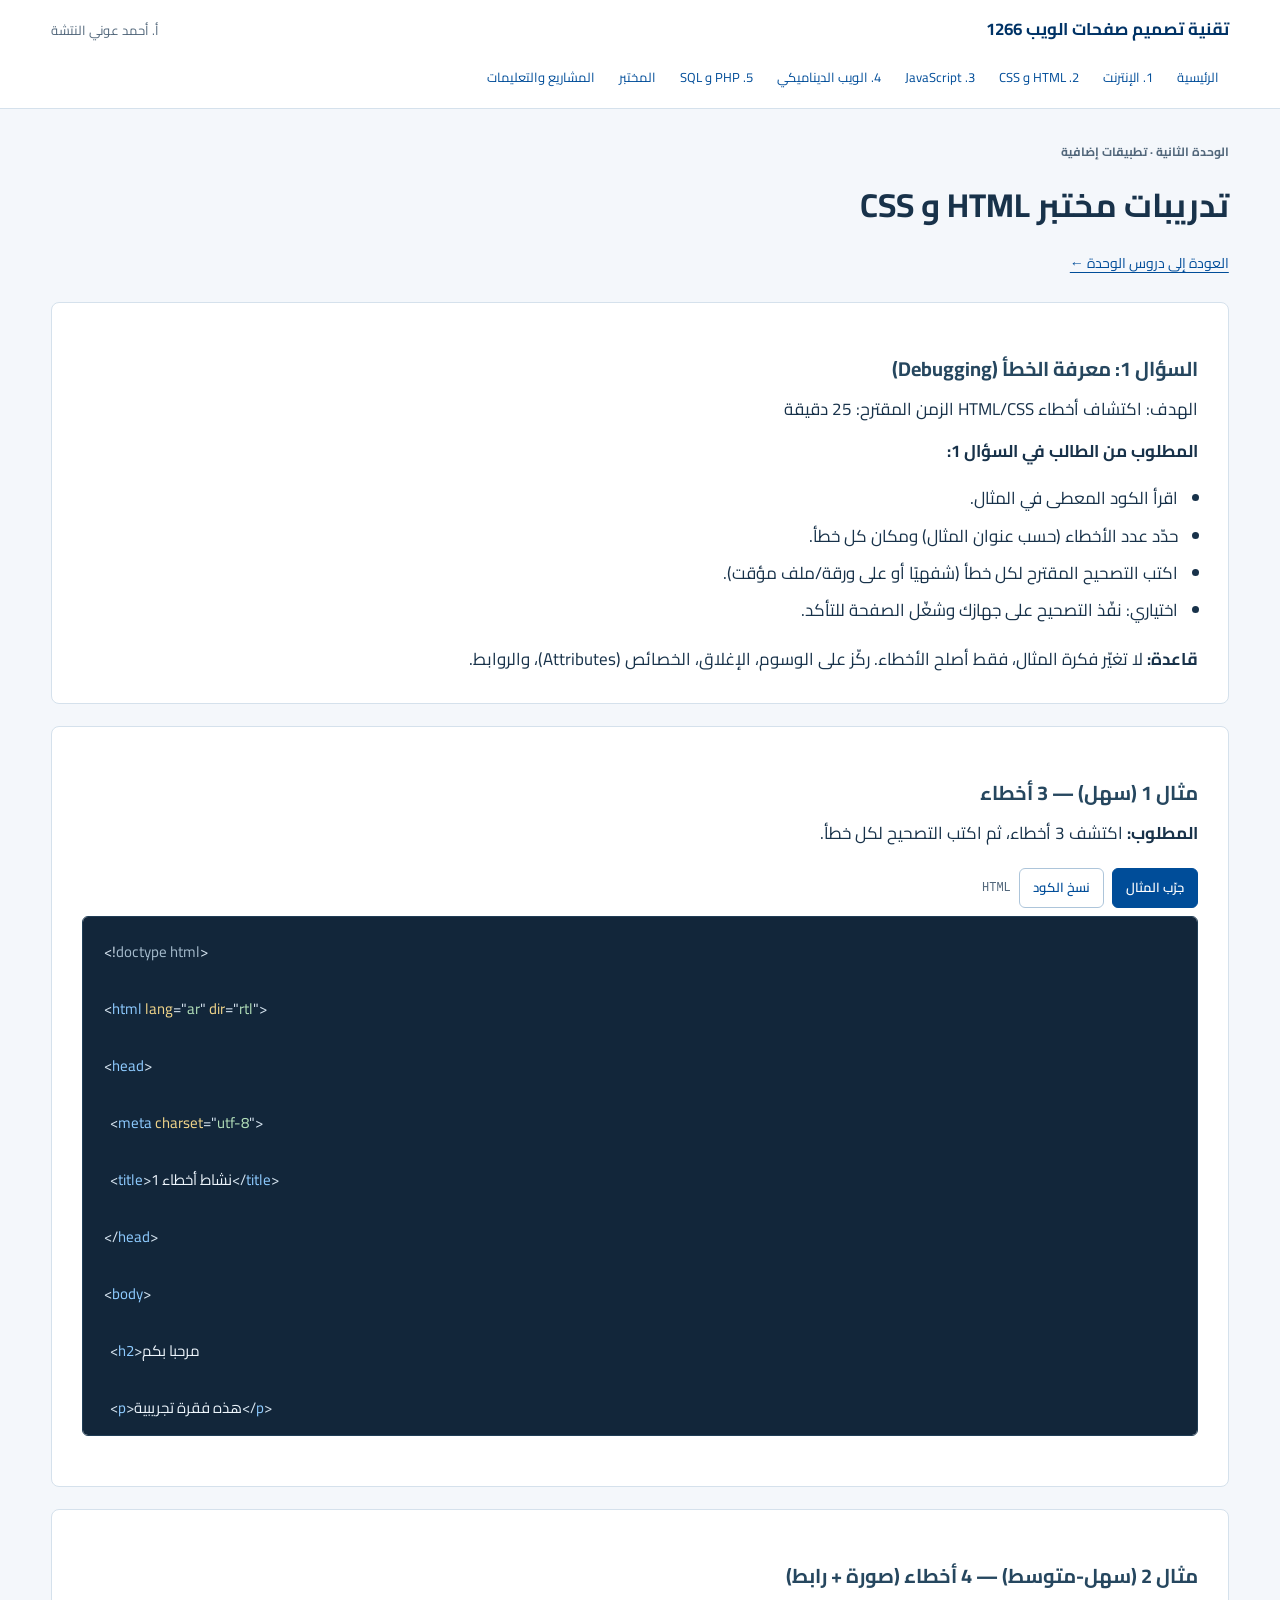
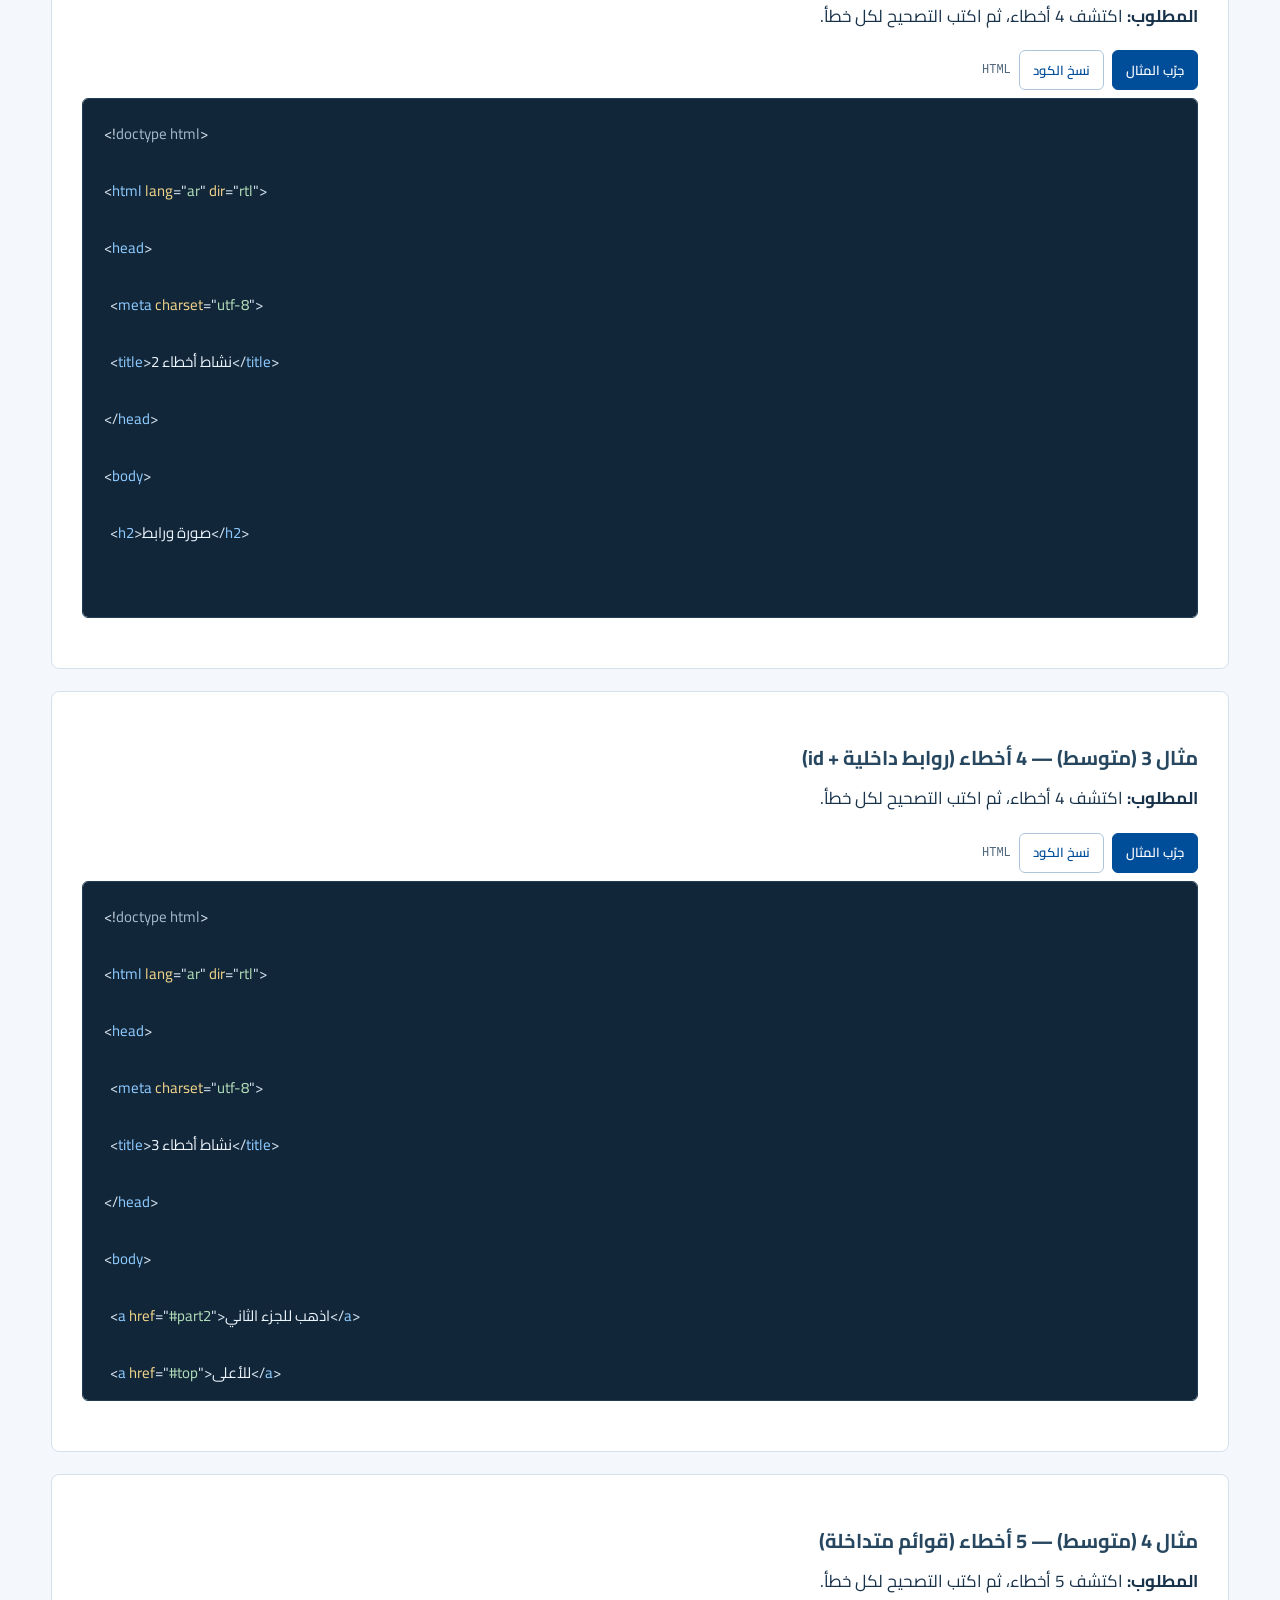
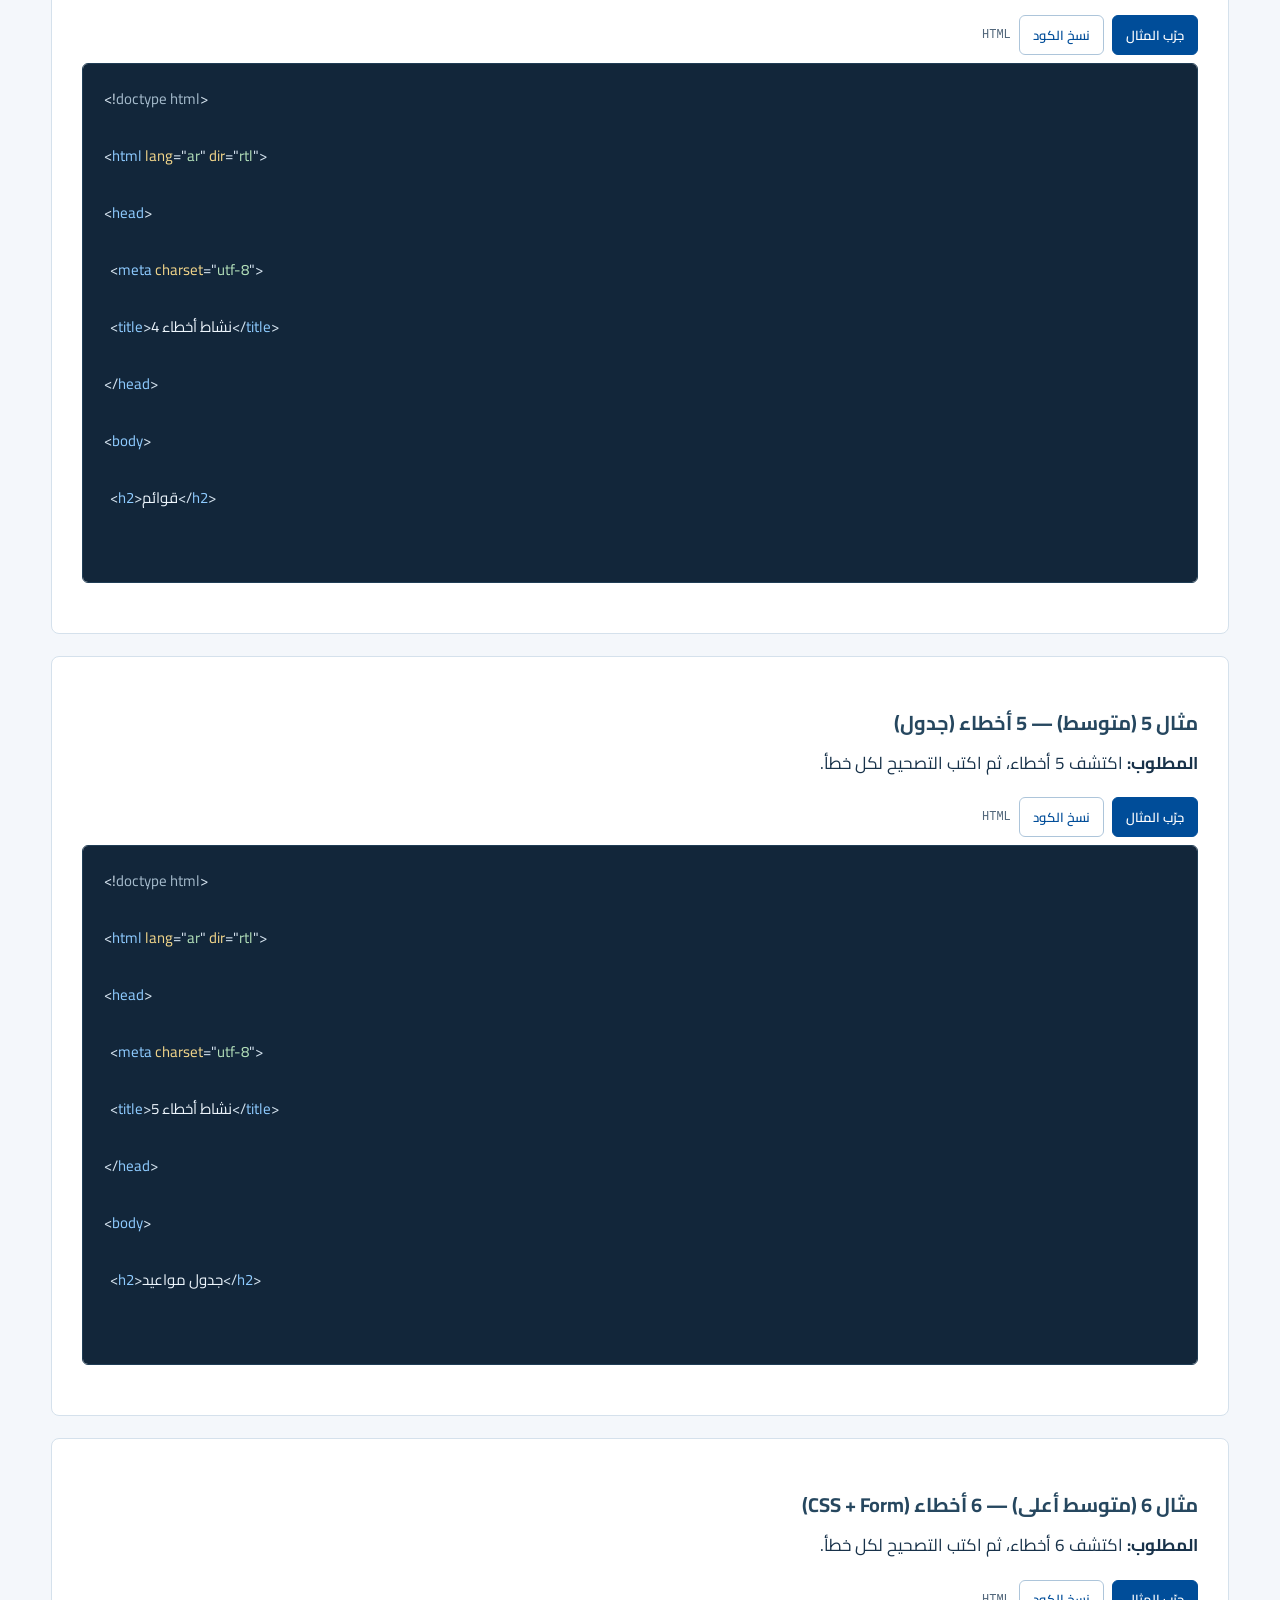
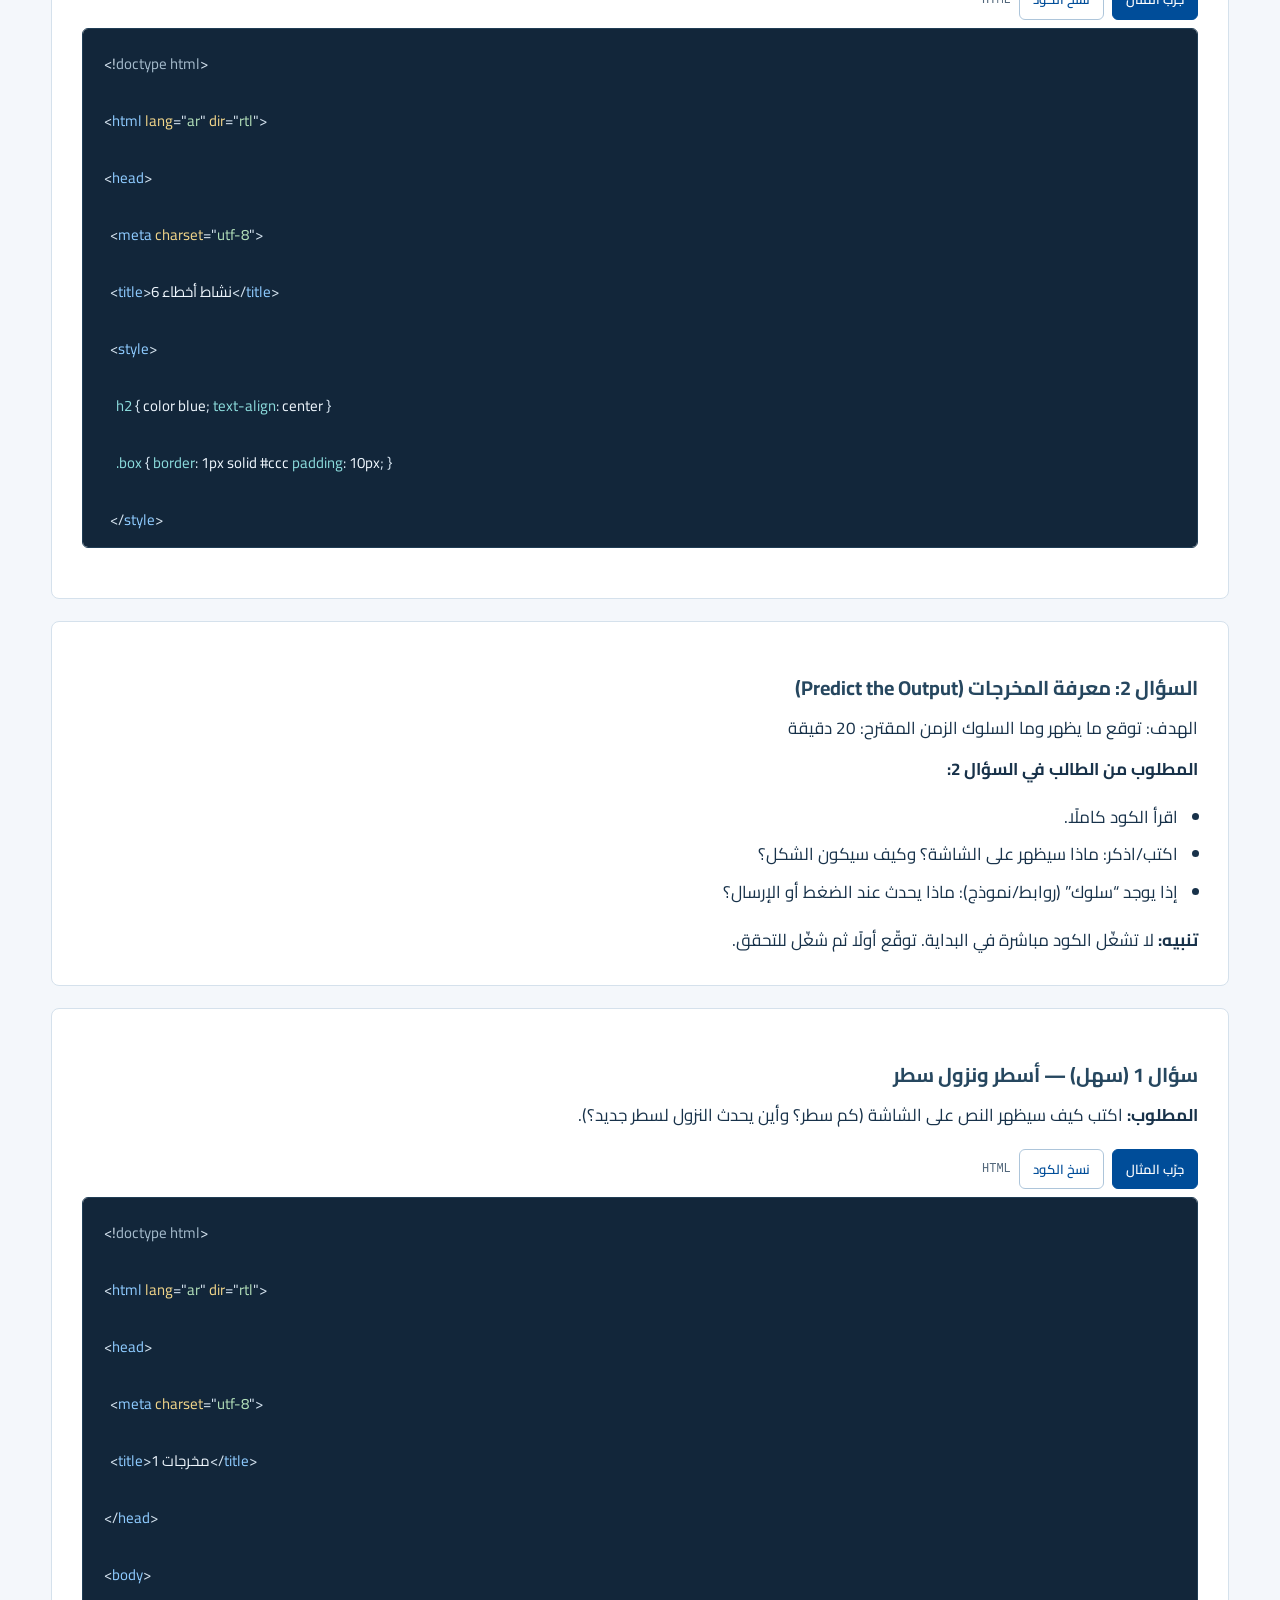
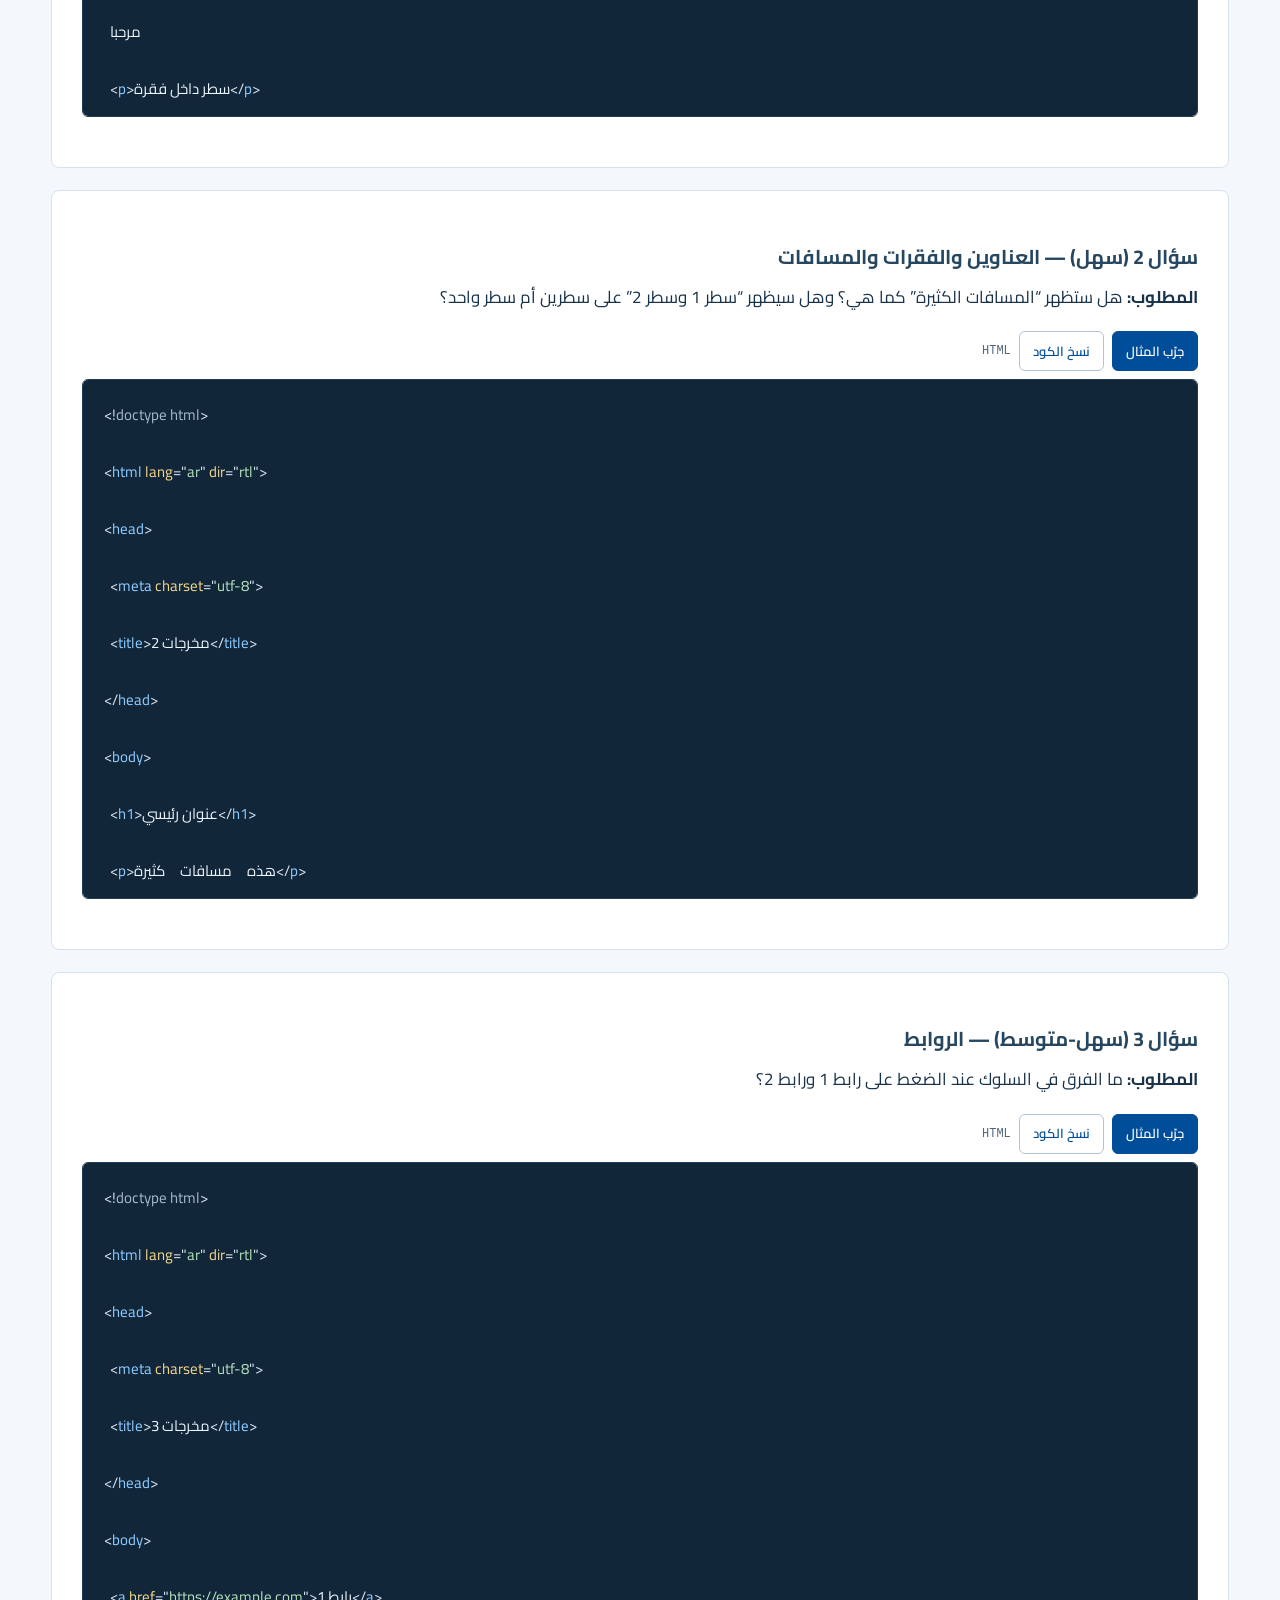
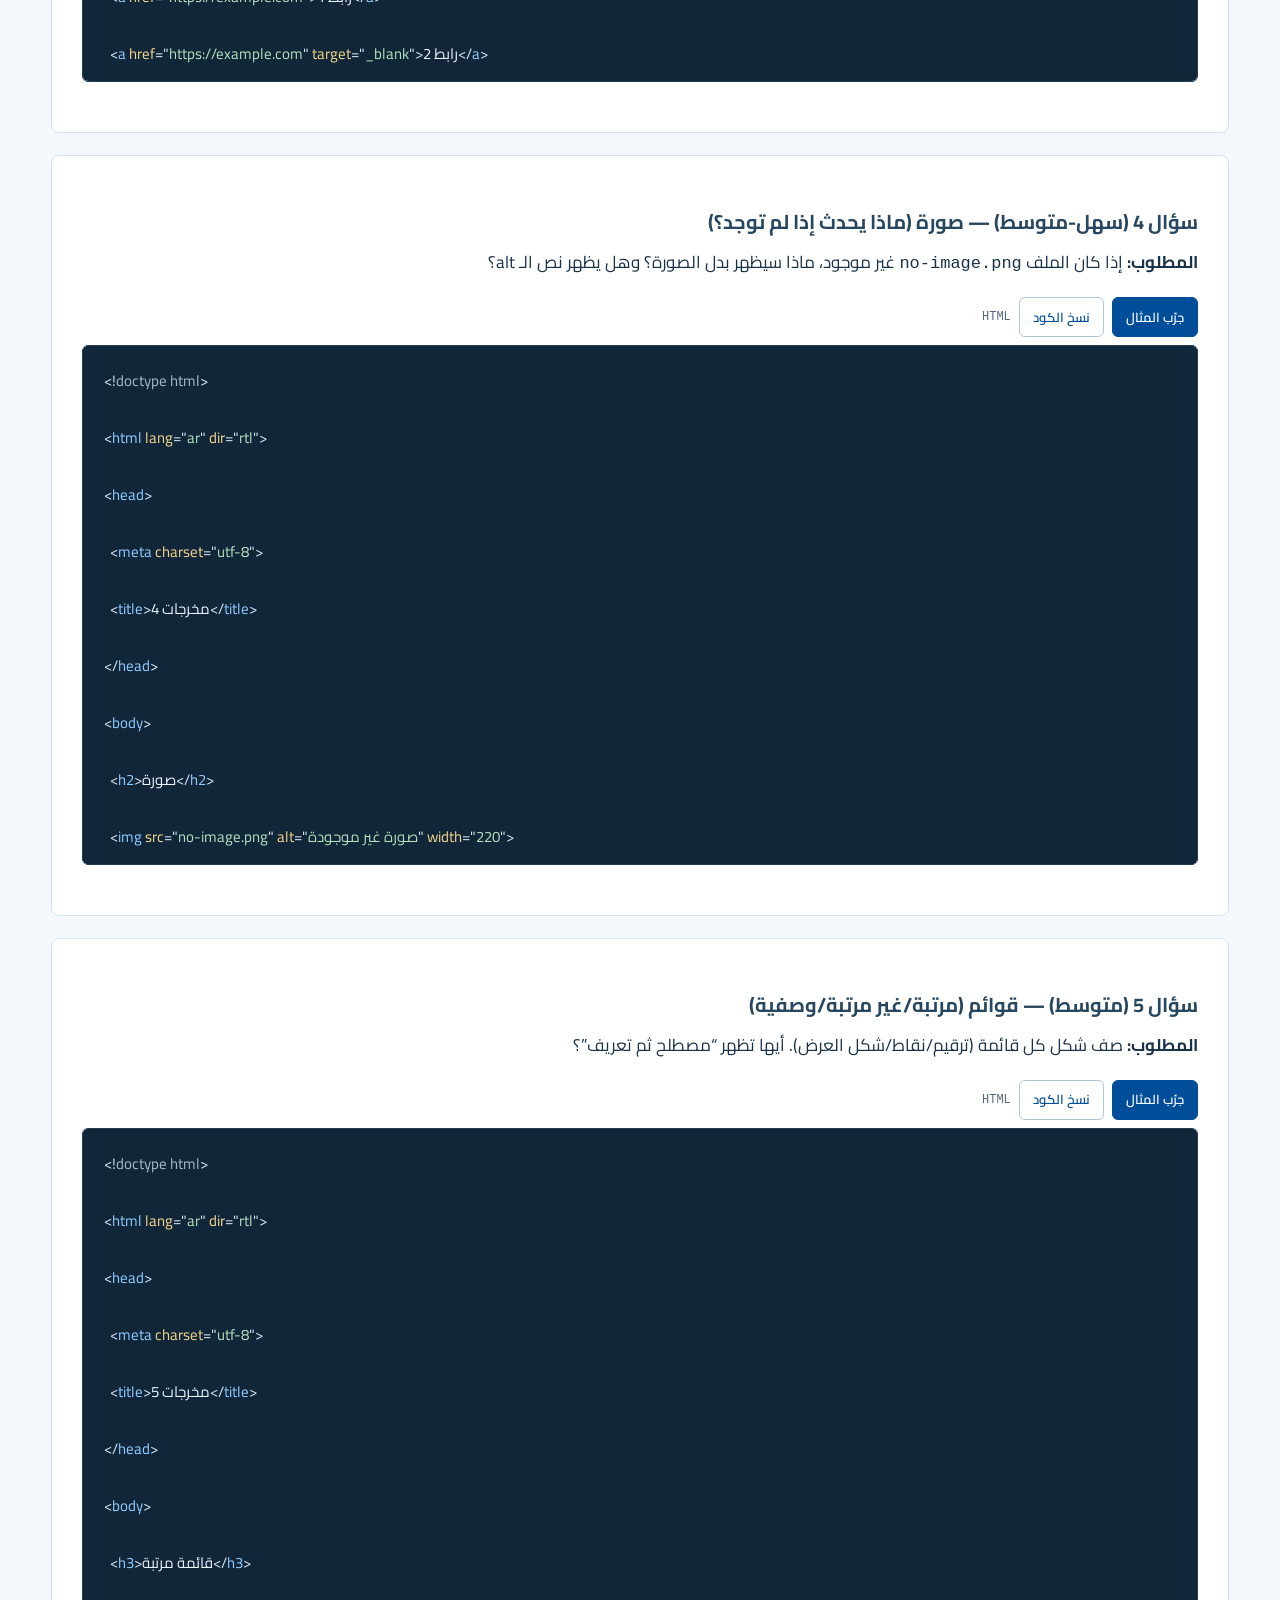
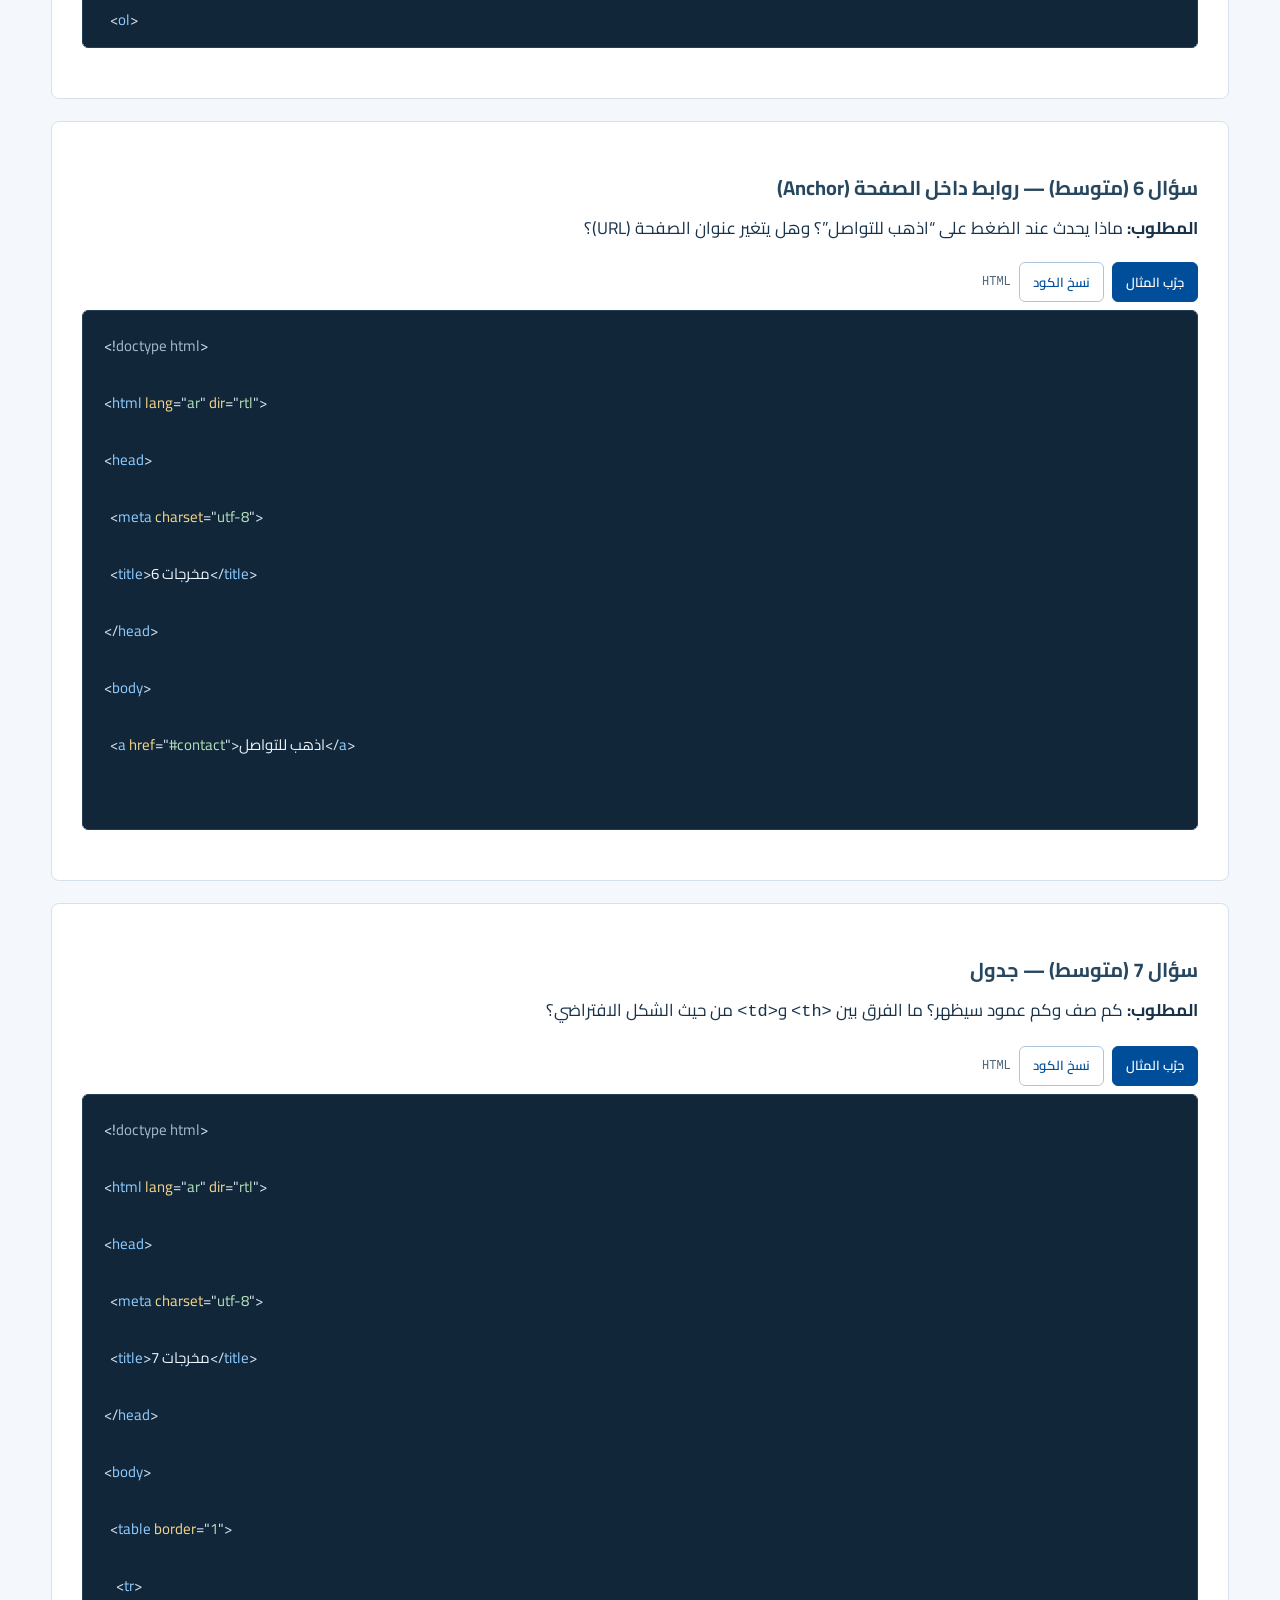
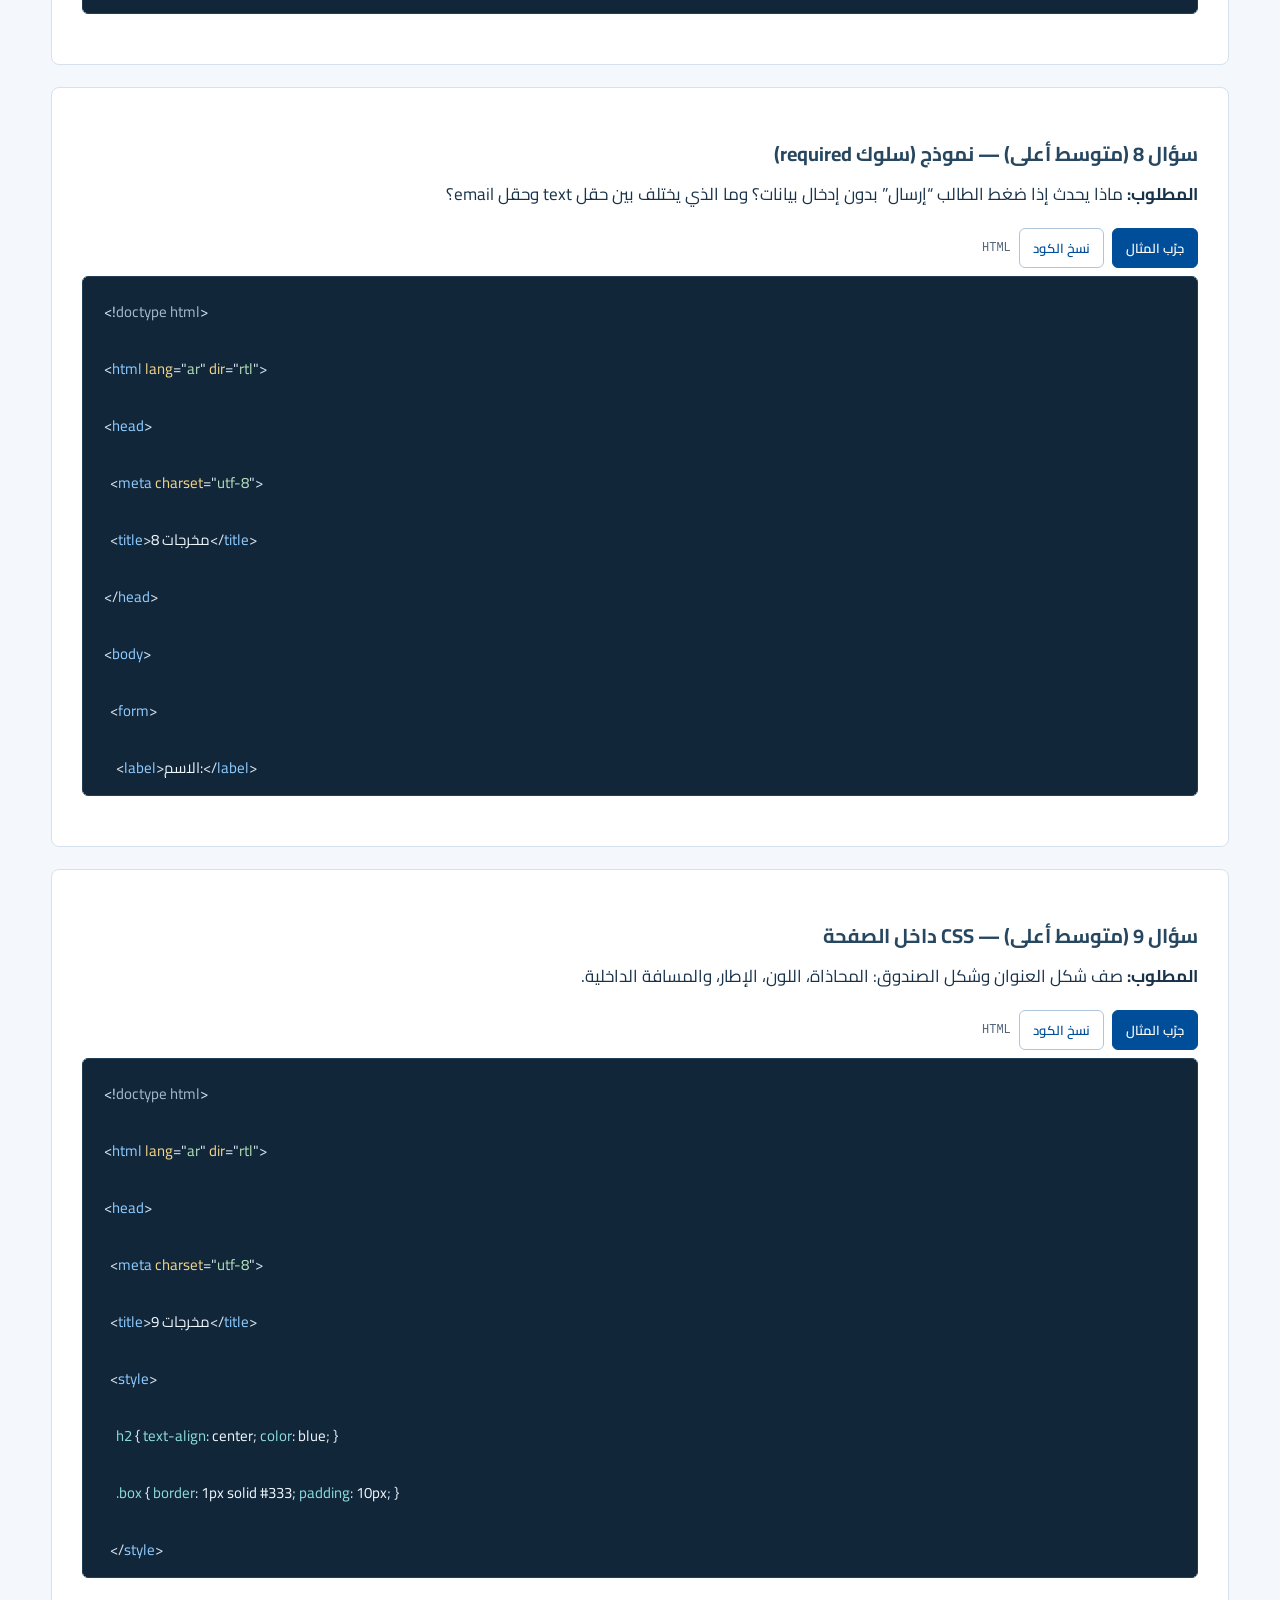
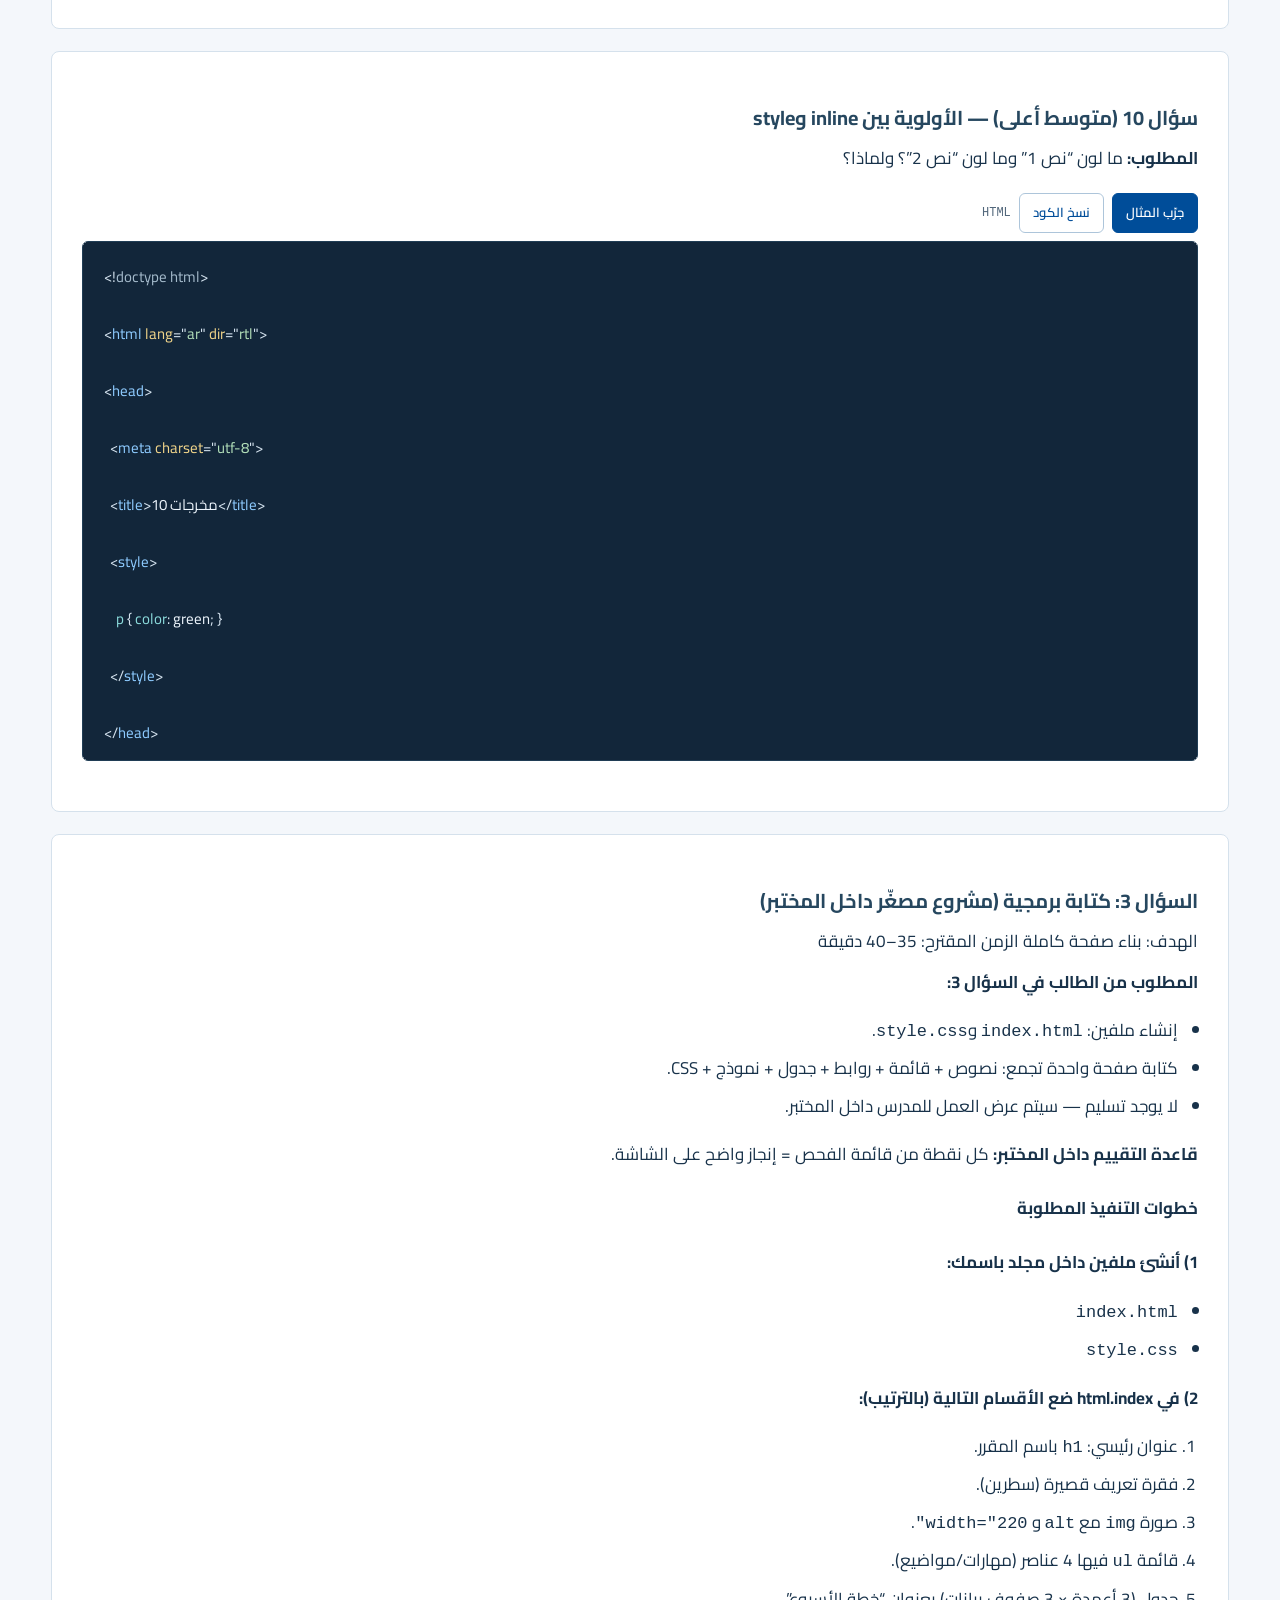
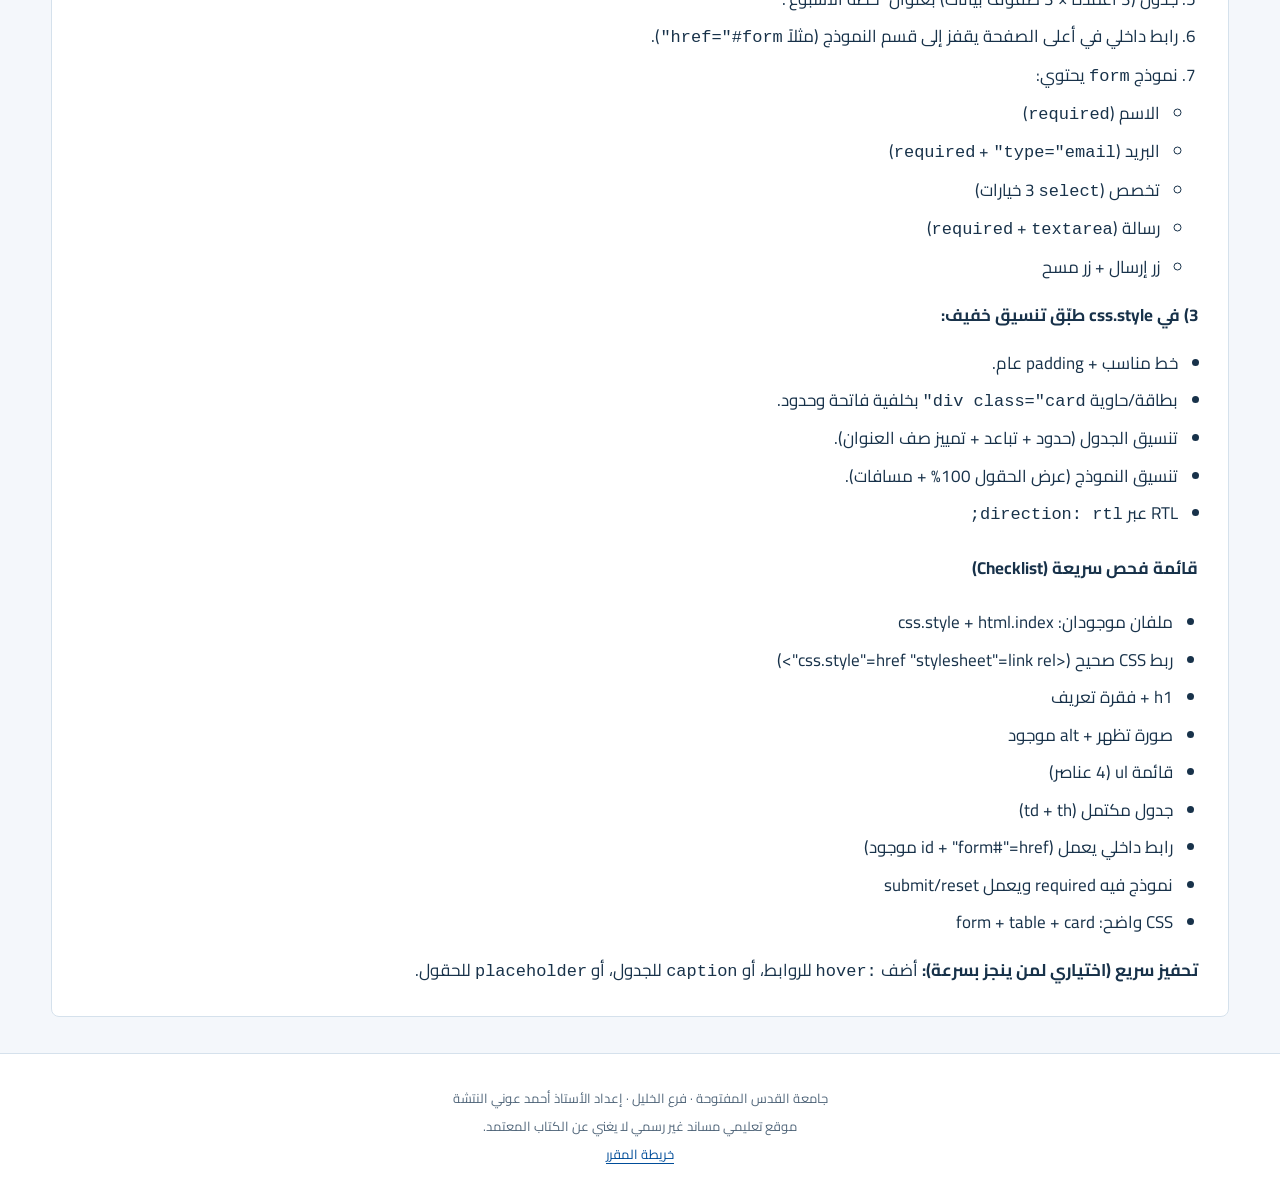
<file: units/unit2practical.html>
<!doctype html>
<html dir="rtl" lang="ar"><head><meta charset="utf-8"/><meta content="width=device-width,initial-scale=1" name="viewport"/><meta content="تعلّم تصميم صفحات الويب 1266: دروس عربية وأمثلة عملية ومختبر تفاعلي." name="description"/><title>تدريبات مختبر HTML وCSS | مقرر 1266</title><link href="../assets/css/learning.css?v=20261020d" rel="stylesheet"/><script defer="" src="../assets/js/learning.js?v=20261020d"></script><script defer="True" src="../assets/vendor/prism.min.js"></script><script defer="True" src="../assets/vendor/prism-markup-templating.min.js"></script><script defer="True" src="../assets/vendor/prism-php.min.js"></script><script defer="True" src="../assets/vendor/prism-sql.min.js"></script></head><body class="learning-page"><a class="skip-link" href="#content">انتقل إلى المحتوى</a><header class="site-header"><div class="site-bar"><a class="brand" href="../index.html">تقنية تصميم صفحات الويب <b dir="ltr">1266</b></a><span>أ. أحمد عوني النتشة</span></div><nav aria-label="التنقل الرئيسي" class="course-nav"><a href="../index.html">الرئيسية</a><a href="../units/unit1.html">1. الإنترنت</a><a href="../units/unit2.html">2. <bdi dir="ltr">HTML</bdi> و <bdi dir="ltr">CSS</bdi></a><a href="../units/unit3.html">3. <bdi dir="ltr">JavaScript</bdi></a><a href="../units/unit4.html">4. الويب الديناميكي</a><a href="../units/unit5.html">5. <bdi dir="ltr">PHP</bdi> و <bdi dir="ltr">SQL</bdi></a><a href="../lab.html">المختبر</a><a href="../practical.html">المشاريع والتعليمات</a></nav></header><main class="learning-wrap" id="content"><section class="unit-intro"><p class="eyebrow">الوحدة الثانية · تطبيقات إضافية</p><h1>تدريبات مختبر <bdi dir="ltr">HTML</bdi> و <bdi dir="ltr">CSS</bdi></h1><a href="unit2.html#exercises">العودة إلى دروس الوحدة ←</a></section><section class="lesson" id="q1">
<h3>السؤال 1: معرفة الخطأ (<bdi dir="ltr">Debugging</bdi>)</h3>
<span class="pill"><i class="fas fa-bug"></i> الهدف: اكتشاف أخطاء <bdi dir="ltr">HTML/CSS</bdi></span>
<span class="pill"><i class="fas fa-clock"></i> الزمن المقترح: 25 دقيقة</span>
<p><strong>المطلوب من الطالب في السؤال 1:</strong></p>
<ul style="margin-top:10px; padding-right:20px;">
<li>اقرأ الكود المعطى في المثال.</li>
<li>حدّد عدد الأخطاء (حسب عنوان المثال) ومكان كل خطأ.</li>
<li>اكتب التصحيح المقترح لكل خطأ (شفهيًا أو على ورقة/ملف مؤقت).</li>
<li>اختياري: نفّذ التصحيح على جهازك وشغّل الصفحة للتأكد.</li>
</ul>
<div class="mini-note">
<i class="fas fa-lightbulb"></i>
<div>
<strong>قاعدة:</strong> لا تغيّر فكرة المثال، فقط أصلح الأخطاء.

              ركّز على الوسوم، الإغلاق، الخصائص (<bdi dir="ltr">Attributes</bdi>)، والروابط.

            </div>
</div>
</section><section class="lesson" id="q1-ex1">
<h3>مثال 1 (سهل) — 3 أخطاء</h3>
<p><strong>المطلوب:</strong> اكتشف 3 أخطاء، ثم اكتب التصحيح لكل خطأ.</p>
<div class="code-box">
<div class="code-toolbar"><button data-copy-target="unit2practical-1-0" type="button">نسخ الكود</button><a class="button secondary" href="../lab.html?example=unit2practical-1-0">جرّب المثال</a></div><pre id="unit2practical-1-0"><code>&lt;!doctype html&gt;

&lt;html lang="ar" dir="rtl"&gt;

&lt;head&gt;

  &lt;meta charset="utf-8"&gt;

  &lt;title&gt;نشاط أخطاء 1&lt;/title&gt;

&lt;/head&gt;

&lt;body&gt;

  &lt;h2&gt;مرحبا بكم

  &lt;p&gt;هذه فقرة تجريبية&lt;/p&gt;

  &lt;a&gt;زيارة موقع&lt;/a&gt;

&lt;/body&gt;

&lt;/html&gt;</code></pre>
</div>
</section><section class="lesson" id="q1-ex2">
<h3>مثال 2 (سهل-متوسط) — 4 أخطاء (صورة + رابط)</h3>
<p><strong>المطلوب:</strong> اكتشف 4 أخطاء، ثم اكتب التصحيح لكل خطأ.</p>
<div class="code-box">
<div class="code-toolbar"><button data-copy-target="unit2practical-2-0" type="button">نسخ الكود</button><a class="button secondary" href="../lab.html?example=unit2practical-2-0">جرّب المثال</a></div><pre id="unit2practical-2-0"><code>&lt;!doctype html&gt;

&lt;html lang="ar" dir="rtl"&gt;

&lt;head&gt;

  &lt;meta charset="utf-8"&gt;

  &lt;title&gt;نشاط أخطاء 2&lt;/title&gt;

&lt;/head&gt;

&lt;body&gt;

  &lt;h2&gt;صورة ورابط&lt;/h2&gt;



  &lt;img scr="images/photo.jpg" alt=صورة width=200px&gt;



  &lt;a href="www.google.com" target="_blanck"&gt;Google&lt;/a&gt;

&lt;/body&gt;

&lt;/html&gt;</code></pre>
</div>
</section><section class="lesson" id="q1-ex3">
<h3>مثال 3 (متوسط) — 4 أخطاء (روابط داخلية + <bdi dir="ltr">id</bdi>)</h3>
<p><strong>المطلوب:</strong> اكتشف 4 أخطاء، ثم اكتب التصحيح لكل خطأ.</p>
<div class="code-box">
<div class="code-toolbar"><button data-copy-target="unit2practical-3-0" type="button">نسخ الكود</button><a class="button secondary" href="../lab.html?example=unit2practical-3-0">جرّب المثال</a></div><pre id="unit2practical-3-0"><code>&lt;!doctype html&gt;

&lt;html lang="ar" dir="rtl"&gt;

&lt;head&gt;

  &lt;meta charset="utf-8"&gt;

  &lt;title&gt;نشاط أخطاء 3&lt;/title&gt;

&lt;/head&gt;

&lt;body&gt;

  &lt;a href="#part2"&gt;اذهب للجزء الثاني&lt;/a&gt;

  &lt;a href="#top"&gt;للأعلى&lt;/a&gt;



  &lt;h2&gt;مقدمة&lt;/h2&gt;

  &lt;p&gt;نص...&lt;/p&gt;



  &lt;h3 id="part-2"&gt;الجزء الثاني&lt;/h3&gt;

  &lt;p&gt;نص الجزء الثاني&lt;/p&gt;

&lt;/body&gt;

&lt;/html&gt;</code></pre>
</div>
</section><section class="lesson" id="q1-ex4">
<h3>مثال 4 (متوسط) — 5 أخطاء (قوائم متداخلة)</h3>
<p><strong>المطلوب:</strong> اكتشف 5 أخطاء، ثم اكتب التصحيح لكل خطأ.</p>
<div class="code-box">
<div class="code-toolbar"><button data-copy-target="unit2practical-4-0" type="button">نسخ الكود</button><a class="button secondary" href="../lab.html?example=unit2practical-4-0">جرّب المثال</a></div><pre id="unit2practical-4-0"><code>&lt;!doctype html&gt;

&lt;html lang="ar" dir="rtl"&gt;

&lt;head&gt;

  &lt;meta charset="utf-8"&gt;

  &lt;title&gt;نشاط أخطاء 4&lt;/title&gt;

&lt;/head&gt;

&lt;body&gt;

  &lt;h2&gt;قوائم&lt;/h2&gt;



  &lt;ul&gt;

    &lt;li&gt;HTML&lt;/li&gt;

    &lt;li&gt;CSS

      &lt;ol&gt;

        &lt;li&gt;Selectors&lt;/li&gt;

        &lt;li&gt;Colors

      &lt;/ol&gt;

    &lt;/li&gt;

    &lt;li&gt;JS&lt;/li&gt;

  &lt;/ul&gt;



&lt;/body&gt;

&lt;/html&gt;</code></pre>
</div>
</section><section class="lesson" id="q1-ex5">
<h3>مثال 5 (متوسط) — 5 أخطاء (جدول)</h3>
<p><strong>المطلوب:</strong> اكتشف 5 أخطاء، ثم اكتب التصحيح لكل خطأ.</p>
<div class="code-box">
<div class="code-toolbar"><button data-copy-target="unit2practical-5-0" type="button">نسخ الكود</button><a class="button secondary" href="../lab.html?example=unit2practical-5-0">جرّب المثال</a></div><pre id="unit2practical-5-0"><code>&lt;!doctype html&gt;

&lt;html lang="ar" dir="rtl"&gt;

&lt;head&gt;

  &lt;meta charset="utf-8"&gt;

  &lt;title&gt;نشاط أخطاء 5&lt;/title&gt;

&lt;/head&gt;

&lt;body&gt;

  &lt;h2&gt;جدول مواعيد&lt;/h2&gt;



  &lt;table border=1&gt;

    &lt;tr&gt;

      &lt;th&gt;اليوم&lt;th&gt;

      &lt;th&gt;الوقت&lt;/th&gt;

    &lt;/tr&gt;



    &lt;tr&gt;

      &lt;td&gt;السبت&lt;/td&gt;

      &lt;td&gt;9:00 - 10:00&lt;/td

    &lt;/tr&gt;

  &lt;/table&gt;



&lt;/body&gt;

&lt;/html&gt;</code></pre>
</div>
</section><section class="lesson" id="q1-ex6">
<h3>مثال 6 (متوسط أعلى) — 6 أخطاء (<bdi dir="ltr">Form</bdi> + <bdi dir="ltr">CSS</bdi>)</h3>
<p><strong>المطلوب:</strong> اكتشف 6 أخطاء، ثم اكتب التصحيح لكل خطأ.</p>
<div class="code-box">
<div class="code-toolbar"><button data-copy-target="unit2practical-6-0" type="button">نسخ الكود</button><a class="button secondary" href="../lab.html?example=unit2practical-6-0">جرّب المثال</a></div><pre id="unit2practical-6-0"><code>&lt;!doctype html&gt;

&lt;html lang="ar" dir="rtl"&gt;

&lt;head&gt;

  &lt;meta charset="utf-8"&gt;

  &lt;title&gt;نشاط أخطاء 6&lt;/title&gt;

  &lt;style&gt;

    h2 { color blue; text-align: center }

    .box { border: 1px solid #ccc padding: 10px; }

  &lt;/style&gt;

&lt;/head&gt;

&lt;body&gt;

  &lt;h2&gt;نموذج&lt;/h2&gt;



  &lt;form action="send.php" method="GETT"&gt;

    &lt;label for="name"&gt;الاسم&lt;/label&gt;

    &lt;input type="text" id="name"&gt;



    &lt;label for="email"&gt;البريد&lt;/label&gt;

    &lt;input type="email" id="email" required="true"&gt;



    &lt;button type="submit"&gt;إرسال&lt;/button&gt;

  &lt;/form&gt;



&lt;/body&gt;

&lt;/html&gt;</code></pre>
</div>
</section><section class="lesson" id="q2">
<h3>السؤال 2: معرفة المخرجات (<bdi dir="ltr">Predict the Output</bdi>)</h3>
<span class="pill"><i class="fas fa-eye"></i> الهدف: توقع ما يظهر وما السلوك</span>
<span class="pill"><i class="fas fa-clock"></i> الزمن المقترح: 20 دقيقة</span>
<p><strong>المطلوب من الطالب في السؤال 2:</strong></p>
<ul style="margin-top:10px; padding-right:20px;">
<li>اقرأ الكود كاملًا.</li>
<li>اكتب/اذكر: ماذا سيظهر على الشاشة؟ وكيف سيكون الشكل؟</li>
<li>إذا يوجد “سلوك” (روابط/نموذج): ماذا يحدث عند الضغط أو الإرسال؟</li>
</ul>
<div class="mini-note">
<i class="fas fa-pen"></i>
<div>
<strong>تنبيه:</strong> لا تشغّل الكود مباشرة في البداية.

              توقّع أولًا ثم شغّل للتحقق.

            </div>
</div>
</section><section class="lesson" id="q2-ex1">
<h3>سؤال 1 (سهل) — أسطر ونزول سطر</h3>
<p><strong>المطلوب:</strong> اكتب كيف سيظهر النص على الشاشة (كم سطر؟ وأين يحدث النزول لسطر جديد؟).</p>
<div class="code-box">
<div class="code-toolbar"><button data-copy-target="unit2practical-8-0" type="button">نسخ الكود</button><a class="button secondary" href="../lab.html?example=unit2practical-8-0">جرّب المثال</a></div><pre id="unit2practical-8-0"><code>&lt;!doctype html&gt;

&lt;html lang="ar" dir="rtl"&gt;

&lt;head&gt;

  &lt;meta charset="utf-8"&gt;

  &lt;title&gt;مخرجات 1&lt;/title&gt;

&lt;/head&gt;

&lt;body&gt;

  مرحبا

  &lt;p&gt;سطر داخل فقرة&lt;/p&gt;

  سطر بعد الفقرة&lt;br&gt;سطر جديد

&lt;/body&gt;

&lt;/html&gt;</code></pre>
</div>
</section><section class="lesson" id="q2-ex2">
<h3>سؤال 2 (سهل) — العناوين والفقرات والمسافات</h3>
<p><strong>المطلوب:</strong> هل ستظهر “المسافات الكثيرة” كما هي؟ وهل سيظهر “سطر 1 وسطر 2” على سطرين أم سطر واحد؟</p>
<div class="code-box">
<div class="code-toolbar"><button data-copy-target="unit2practical-9-0" type="button">نسخ الكود</button><a class="button secondary" href="../lab.html?example=unit2practical-9-0">جرّب المثال</a></div><pre id="unit2practical-9-0"><code>&lt;!doctype html&gt;

&lt;html lang="ar" dir="rtl"&gt;

&lt;head&gt;

  &lt;meta charset="utf-8"&gt;

  &lt;title&gt;مخرجات 2&lt;/title&gt;

&lt;/head&gt;

&lt;body&gt;

  &lt;h1&gt;عنوان رئيسي&lt;/h1&gt;

  &lt;p&gt;هذه     مسافات     كثيرة&lt;/p&gt;

  &lt;p&gt;سطر 1

  سطر 2&lt;/p&gt;

&lt;/body&gt;

&lt;/html&gt;</code></pre>
</div>
</section><section class="lesson" id="q2-ex3">
<h3>سؤال 3 (سهل-متوسط) — الروابط</h3>
<p><strong>المطلوب:</strong> ما الفرق في السلوك عند الضغط على رابط 1 ورابط 2؟</p>
<div class="code-box">
<div class="code-toolbar"><button data-copy-target="unit2practical-10-0" type="button">نسخ الكود</button><a class="button secondary" href="../lab.html?example=unit2practical-10-0">جرّب المثال</a></div><pre id="unit2practical-10-0"><code>&lt;!doctype html&gt;

&lt;html lang="ar" dir="rtl"&gt;

&lt;head&gt;

  &lt;meta charset="utf-8"&gt;

  &lt;title&gt;مخرجات 3&lt;/title&gt;

&lt;/head&gt;

&lt;body&gt;

  &lt;a href="https://example.com"&gt;رابط 1&lt;/a&gt;

  &lt;a href="https://example.com" target="_blank"&gt;رابط 2&lt;/a&gt;

&lt;/body&gt;

&lt;/html&gt;</code></pre>
</div>
</section><section class="lesson" id="q2-ex4">
<h3>سؤال 4 (سهل-متوسط) — صورة (ماذا يحدث إذا لم توجد؟)</h3>
<p><strong>المطلوب:</strong> إذا كان الملف <code>no-image.png</code> غير موجود، ماذا سيظهر بدل الصورة؟ وهل يظهر نص الـ <bdi dir="ltr">alt</bdi>؟</p>
<div class="code-box">
<div class="code-toolbar"><button data-copy-target="unit2practical-11-0" type="button">نسخ الكود</button><a class="button secondary" href="../lab.html?example=unit2practical-11-0">جرّب المثال</a></div><pre id="unit2practical-11-0"><code>&lt;!doctype html&gt;

&lt;html lang="ar" dir="rtl"&gt;

&lt;head&gt;

  &lt;meta charset="utf-8"&gt;

  &lt;title&gt;مخرجات 4&lt;/title&gt;

&lt;/head&gt;

&lt;body&gt;

  &lt;h2&gt;صورة&lt;/h2&gt;

  &lt;img src="no-image.png" alt="صورة غير موجودة" width="220"&gt;

&lt;/body&gt;

&lt;/html&gt;</code></pre>
</div>
</section><section class="lesson" id="q2-ex5">
<h3>سؤال 5 (متوسط) — قوائم (مرتبة/غير مرتبة/وصفية)</h3>
<p><strong>المطلوب:</strong> صف شكل كل قائمة (ترقيم/نقاط/شكل العرض). أيها تظهر “مصطلح ثم تعريف”؟</p>
<div class="code-box">
<div class="code-toolbar"><button data-copy-target="unit2practical-12-0" type="button">نسخ الكود</button><a class="button secondary" href="../lab.html?example=unit2practical-12-0">جرّب المثال</a></div><pre id="unit2practical-12-0"><code>&lt;!doctype html&gt;

&lt;html lang="ar" dir="rtl"&gt;

&lt;head&gt;

  &lt;meta charset="utf-8"&gt;

  &lt;title&gt;مخرجات 5&lt;/title&gt;

&lt;/head&gt;

&lt;body&gt;

  &lt;h3&gt;قائمة مرتبة&lt;/h3&gt;

  &lt;ol&gt;

    &lt;li&gt;خطوة أولى&lt;/li&gt;

    &lt;li&gt;خطوة ثانية&lt;/li&gt;

  &lt;/ol&gt;



  &lt;h3&gt;قائمة غير مرتبة&lt;/h3&gt;

  &lt;ul&gt;

    &lt;li&gt;ملاحظة&lt;/li&gt;

    &lt;li&gt;تنبيه&lt;/li&gt;

  &lt;/ul&gt;



  &lt;h3&gt;قائمة وصفية&lt;/h3&gt;

  &lt;dl&gt;

    &lt;dt&gt;HTML&lt;/dt&gt;&lt;dd&gt;هيكل الصفحة&lt;/dd&gt;

    &lt;dt&gt;CSS&lt;/dt&gt;&lt;dd&gt;تنسيق الشكل&lt;/dd&gt;

  &lt;/dl&gt;

&lt;/body&gt;

&lt;/html&gt;</code></pre>
</div>
</section><section class="lesson" id="q2-ex6">
<h3>سؤال 6 (متوسط) — روابط داخل الصفحة (<bdi dir="ltr">Anchor</bdi>)</h3>
<p><strong>المطلوب:</strong> ماذا يحدث عند الضغط على “اذهب للتواصل”؟ وهل يتغير عنوان الصفحة (<bdi dir="ltr">URL</bdi>)؟</p>
<div class="code-box">
<div class="code-toolbar"><button data-copy-target="unit2practical-13-0" type="button">نسخ الكود</button><a class="button secondary" href="../lab.html?example=unit2practical-13-0">جرّب المثال</a></div><pre id="unit2practical-13-0"><code>&lt;!doctype html&gt;

&lt;html lang="ar" dir="rtl"&gt;

&lt;head&gt;

  &lt;meta charset="utf-8"&gt;

  &lt;title&gt;مخرجات 6&lt;/title&gt;

&lt;/head&gt;

&lt;body&gt;

  &lt;a href="#contact"&gt;اذهب للتواصل&lt;/a&gt;



  &lt;p&gt;نص طويل...&lt;/p&gt;

  &lt;p&gt;نص طويل...&lt;/p&gt;

  &lt;p&gt;نص طويل...&lt;/p&gt;



  &lt;h2 id="contact"&gt;قسم التواصل&lt;/h2&gt;

  &lt;p&gt;هنا معلومات التواصل&lt;/p&gt;

&lt;/body&gt;

&lt;/html&gt;</code></pre>
</div>
</section><section class="lesson" id="q2-ex7">
<h3>سؤال 7 (متوسط) — جدول</h3>
<p><strong>المطلوب:</strong> كم صف وكم عمود سيظهر؟ ما الفرق بين <code>&lt;th&gt;</code> و<code>&lt;td&gt;</code> من حيث الشكل الافتراضي؟</p>
<div class="code-box">
<div class="code-toolbar"><button data-copy-target="unit2practical-14-0" type="button">نسخ الكود</button><a class="button secondary" href="../lab.html?example=unit2practical-14-0">جرّب المثال</a></div><pre id="unit2practical-14-0"><code>&lt;!doctype html&gt;

&lt;html lang="ar" dir="rtl"&gt;

&lt;head&gt;

  &lt;meta charset="utf-8"&gt;

  &lt;title&gt;مخرجات 7&lt;/title&gt;

&lt;/head&gt;

&lt;body&gt;

  &lt;table border="1"&gt;

    &lt;tr&gt;

      &lt;th&gt;اليوم&lt;/th&gt;

      &lt;th&gt;الموعد&lt;/th&gt;

      &lt;th&gt;قاعة&lt;/th&gt;

    &lt;/tr&gt;

    &lt;tr&gt;

      &lt;td&gt;السبت&lt;/td&gt;

      &lt;td&gt;9:00 - 10:00&lt;/td&gt;

      &lt;td&gt;215&lt;/td&gt;

    &lt;/tr&gt;

  &lt;/table&gt;

&lt;/body&gt;

&lt;/html&gt;</code></pre>
</div>
</section><section class="lesson" id="q2-ex8">
<h3>سؤال 8 (متوسط أعلى) — نموذج (سلوك <bdi dir="ltr">required</bdi>)</h3>
<p><strong>المطلوب:</strong> ماذا يحدث إذا ضغط الطالب “إرسال” بدون إدخال بيانات؟ وما الذي يختلف بين حقل <bdi dir="ltr">text</bdi> وحقل <bdi dir="ltr">email</bdi>؟</p>
<div class="code-box">
<div class="code-toolbar"><button data-copy-target="unit2practical-15-0" type="button">نسخ الكود</button><a class="button secondary" href="../lab.html?example=unit2practical-15-0">جرّب المثال</a></div><pre id="unit2practical-15-0"><code>&lt;!doctype html&gt;

&lt;html lang="ar" dir="rtl"&gt;

&lt;head&gt;

  &lt;meta charset="utf-8"&gt;

  &lt;title&gt;مخرجات 8&lt;/title&gt;

&lt;/head&gt;

&lt;body&gt;

  &lt;form&gt;

    &lt;label&gt;الاسم:&lt;/label&gt;

    &lt;input type="text" required&gt;



    &lt;label&gt;البريد:&lt;/label&gt;

    &lt;input type="email" required&gt;



    &lt;button type="submit"&gt;إرسال&lt;/button&gt;

  &lt;/form&gt;

&lt;/body&gt;

&lt;/html&gt;</code></pre>
</div>
</section><section class="lesson" id="q2-ex9">
<h3>سؤال 9 (متوسط أعلى) — <bdi dir="ltr">CSS</bdi> داخل الصفحة</h3>
<p><strong>المطلوب:</strong> صف شكل العنوان وشكل الصندوق: المحاذاة، اللون، الإطار، والمسافة الداخلية.</p>
<div class="code-box">
<div class="code-toolbar"><button data-copy-target="unit2practical-16-0" type="button">نسخ الكود</button><a class="button secondary" href="../lab.html?example=unit2practical-16-0">جرّب المثال</a></div><pre id="unit2practical-16-0"><code>&lt;!doctype html&gt;

&lt;html lang="ar" dir="rtl"&gt;

&lt;head&gt;

  &lt;meta charset="utf-8"&gt;

  &lt;title&gt;مخرجات 9&lt;/title&gt;

  &lt;style&gt;

    h2 { text-align: center; color: blue; }

    .box { border: 1px solid #333; padding: 10px; }

  &lt;/style&gt;

&lt;/head&gt;

&lt;body&gt;

  &lt;h2&gt;عنوان&lt;/h2&gt;

  &lt;div class="box"&gt;نص داخل صندوق&lt;/div&gt;

&lt;/body&gt;

&lt;/html&gt;</code></pre>
</div>
</section><section class="lesson" id="q2-ex10">
<h3>سؤال 10 (متوسط أعلى) — الأولوية بين <bdi dir="ltr">inline</bdi> و<bdi dir="ltr">style</bdi></h3>
<p><strong>المطلوب:</strong> ما لون “نص 1” وما لون “نص 2”؟ ولماذا؟</p>
<div class="code-box">
<div class="code-toolbar"><button data-copy-target="unit2practical-17-0" type="button">نسخ الكود</button><a class="button secondary" href="../lab.html?example=unit2practical-17-0">جرّب المثال</a></div><pre id="unit2practical-17-0"><code>&lt;!doctype html&gt;

&lt;html lang="ar" dir="rtl"&gt;

&lt;head&gt;

  &lt;meta charset="utf-8"&gt;

  &lt;title&gt;مخرجات 10&lt;/title&gt;

  &lt;style&gt;

    p { color: green; }

  &lt;/style&gt;

&lt;/head&gt;

&lt;body&gt;

  &lt;p style="color:red"&gt;نص 1&lt;/p&gt;

  &lt;p&gt;نص 2&lt;/p&gt;

&lt;/body&gt;

&lt;/html&gt;</code></pre>
</div>
</section><section class="lesson" id="q3">
<h3>السؤال 3: كتابة برمجية (مشروع مصغّر داخل المختبر)</h3>
<span class="pill"><i class="fas fa-code"></i> الهدف: بناء صفحة كاملة</span>
<span class="pill"><i class="fas fa-clock"></i> الزمن المقترح: 35–40 دقيقة</span>
<p><strong>المطلوب من الطالب في السؤال 3:</strong></p>
<ul style="margin-top:10px; padding-right:20px;">
<li>إنشاء ملفين: <code>index.html</code> و<code>style.css</code>.</li>
<li>كتابة صفحة واحدة تجمع: نصوص + قائمة + روابط + جدول + نموذج + <bdi dir="ltr">CSS</bdi>.</li>
<li>لا يوجد تسليم — سيتم عرض العمل للمدرس داخل المختبر.</li>
</ul>
<div class="mini-note">
<i class="fas fa-check-circle"></i>
<div>
<strong>قاعدة التقييم داخل المختبر:</strong>

              كل نقطة من قائمة الفحص = إنجاز واضح على الشاشة.

            </div>
</div>
<h4 class="sub-title" id="q3-steps">خطوات التنفيذ المطلوبة</h4>
<p><strong>1) أنشئ ملفين داخل مجلد باسمك:</strong></p>
<ul style="padding-right:20px;">
<li><code>index.html</code></li>
<li><code>style.css</code></li>
</ul>
<p><strong>2) في <bdi dir="ltr">index</bdi>.<bdi dir="ltr">html</bdi> ضع الأقسام التالية (بالترتيب):</strong></p>
<ol style="padding-right:20px; margin-top:8px;">
<li>عنوان رئيسي: <code>h1</code> باسم المقرر.</li>
<li>فقرة تعريف قصيرة (سطرين).</li>
<li>صورة <code>img</code> مع <code>alt</code> و <code>width="220"</code>.</li>
<li>قائمة <code>ul</code> فيها 4 عناصر (مهارات/مواضيع).</li>
<li>جدول (3 أعمدة × 3 صفوف بيانات) بعنوان “خطة الأسبوع”.</li>
<li>رابط داخلي في أعلى الصفحة يقفز إلى قسم النموذج (مثلاً <code>href="#form"</code>).</li>
<li>نموذج <code>form</code> يحتوي:

              <ul style="padding-right:18px; margin-top:6px;">
<li>الاسم (<code>required</code>)</li>
<li>البريد (<code>type="email"</code> + <code>required</code>)</li>
<li>تخصص (<code>select</code> 3 خيارات)</li>
<li>رسالة (<code>textarea</code> + <code>required</code>)</li>
<li>زر إرسال + زر مسح</li>
</ul>
</li>
</ol>
<p><strong>3) في <bdi dir="ltr">style</bdi>.<bdi dir="ltr">css</bdi> طبّق تنسيق خفيف:</strong></p>
<ul style="padding-right:20px; margin-top:8px;">
<li>خط مناسب + <bdi dir="ltr">padding</bdi> عام.</li>
<li>بطاقة/حاوية <code>div class="card"</code> بخلفية فاتحة وحدود.</li>
<li>تنسيق الجدول (حدود + تباعد + تمييز صف العنوان).</li>
<li>تنسيق النموذج (عرض الحقول 100% + مسافات).</li>
<li><bdi dir="ltr">RTL</bdi> عبر <code>direction: rtl;</code></li>
</ul>
<h4 class="sub-title" id="q3-checklist">قائمة فحص سريعة (<bdi dir="ltr">Checklist</bdi>)</h4>
<div class="task-box">
<ul>
<li><span></span> ملفان موجودان: <bdi dir="ltr">index</bdi>.<bdi dir="ltr">html</bdi> + <bdi dir="ltr">style</bdi>.<bdi dir="ltr">css</bdi></li>
<li><span></span> ربط <bdi dir="ltr">CSS</bdi> صحيح (&lt;<bdi dir="ltr">link rel</bdi>="<bdi dir="ltr">stylesheet</bdi>" <bdi dir="ltr">href</bdi>="<bdi dir="ltr">style</bdi>.<bdi dir="ltr">css</bdi>"&gt;)</li>
<li><span></span> <bdi dir="ltr">h1</bdi> + فقرة تعريف</li>
<li><span></span> صورة تظهر + <bdi dir="ltr">alt</bdi> موجود</li>
<li><span></span> قائمة <bdi dir="ltr">ul</bdi> (4 عناصر)</li>
<li><span></span> جدول مكتمل (<bdi dir="ltr">th</bdi> + <bdi dir="ltr">td</bdi>)</li>
<li><span></span> رابط داخلي يعمل (<bdi dir="ltr">href</bdi>="#<bdi dir="ltr">form</bdi>" + <bdi dir="ltr">id</bdi> موجود)</li>
<li><span></span> نموذج فيه <bdi dir="ltr">required</bdi> ويعمل <bdi dir="ltr">submit/reset</bdi></li>
<li><span></span> <bdi dir="ltr">CSS</bdi> واضح: <bdi dir="ltr">card</bdi> + <bdi dir="ltr">table</bdi> + <bdi dir="ltr">form</bdi></li>
</ul>
</div>
<div class="mini-note">
<i class="fas fa-rocket"></i>
<div>
<strong>تحفيز سريع (اختياري لمن ينجز بسرعة):</strong>

              أضف <code>:hover</code> للروابط، أو <code>caption</code> للجدول، أو <code>placeholder</code> للحقول.

            </div>
</div>
</section></main><footer class="learning-footer"><p>جامعة القدس المفتوحة · فرع الخليل · إعداد الأستاذ أحمد عوني النتشة</p><p>موقع تعليمي مساند غير رسمي لا يغني عن الكتاب المعتمد.</p><a href="../index.html">خريطة المقرر</a></footer></body></html>
</file>
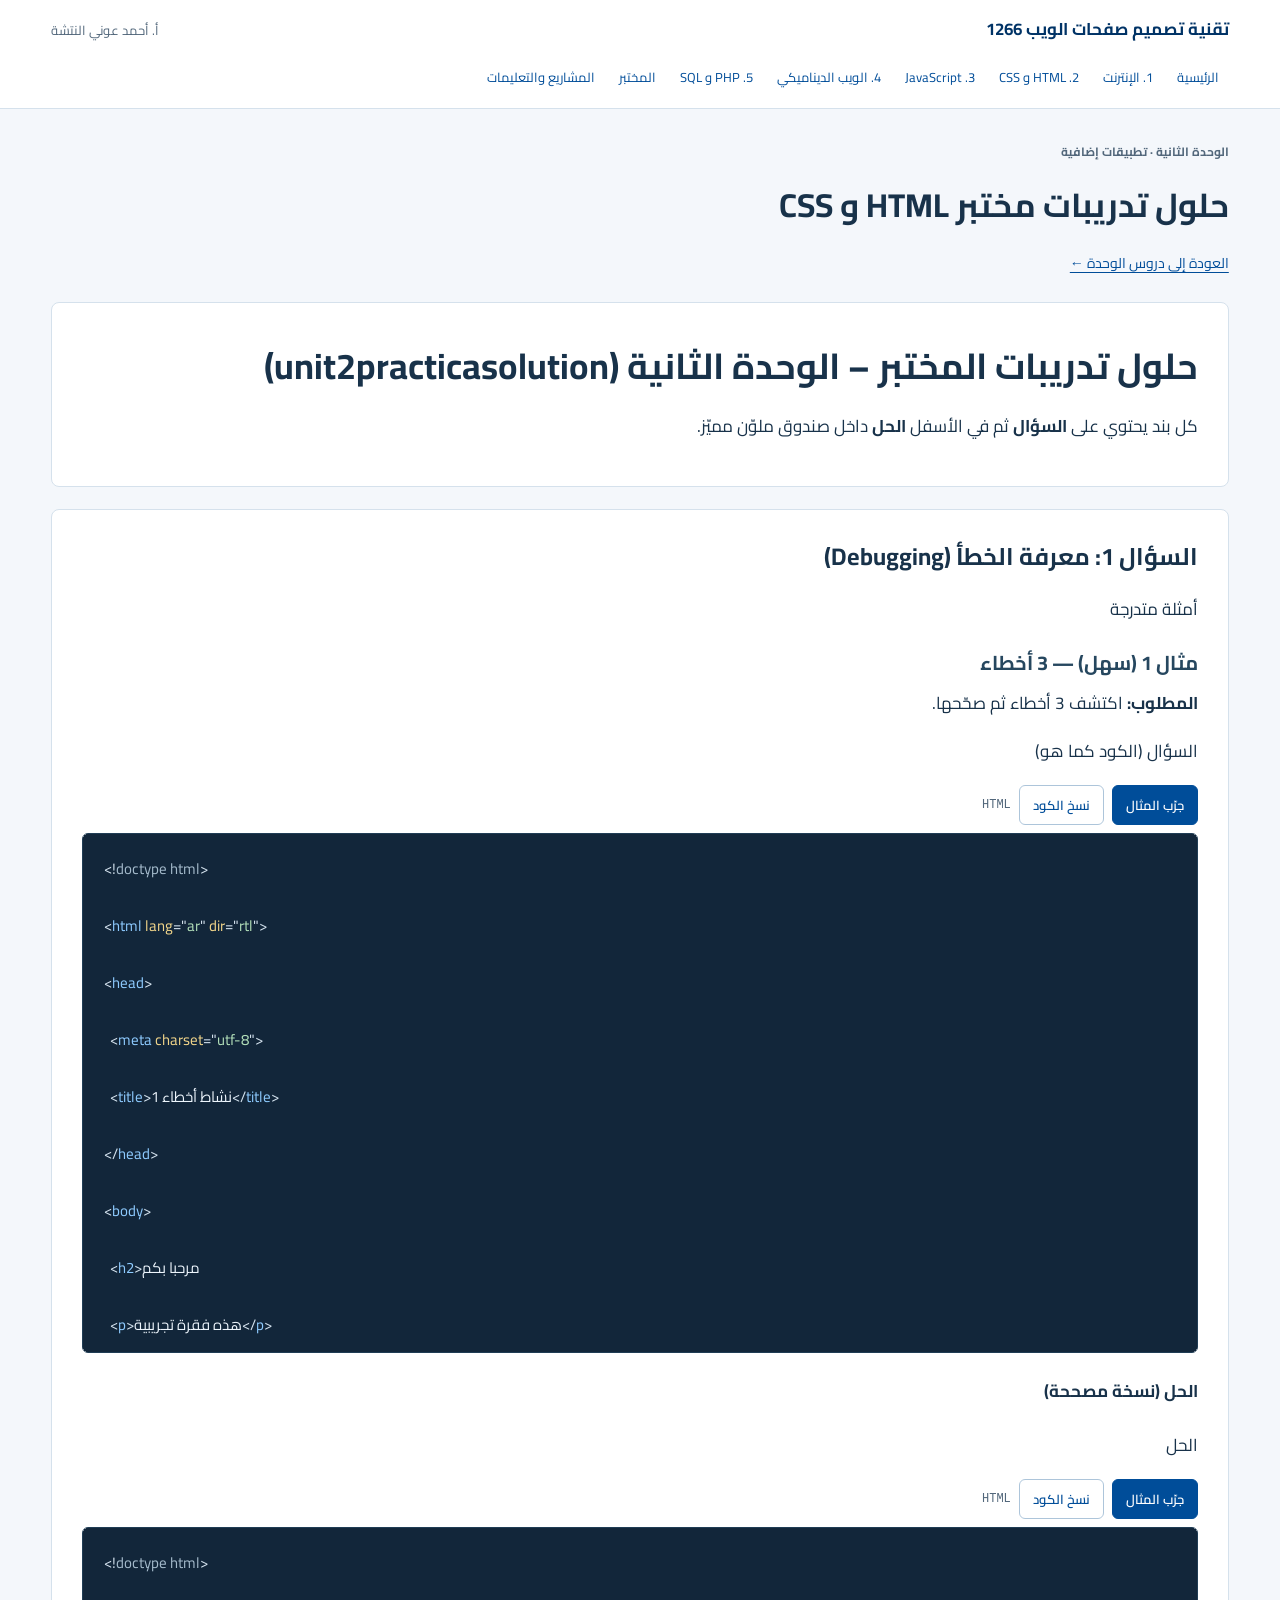
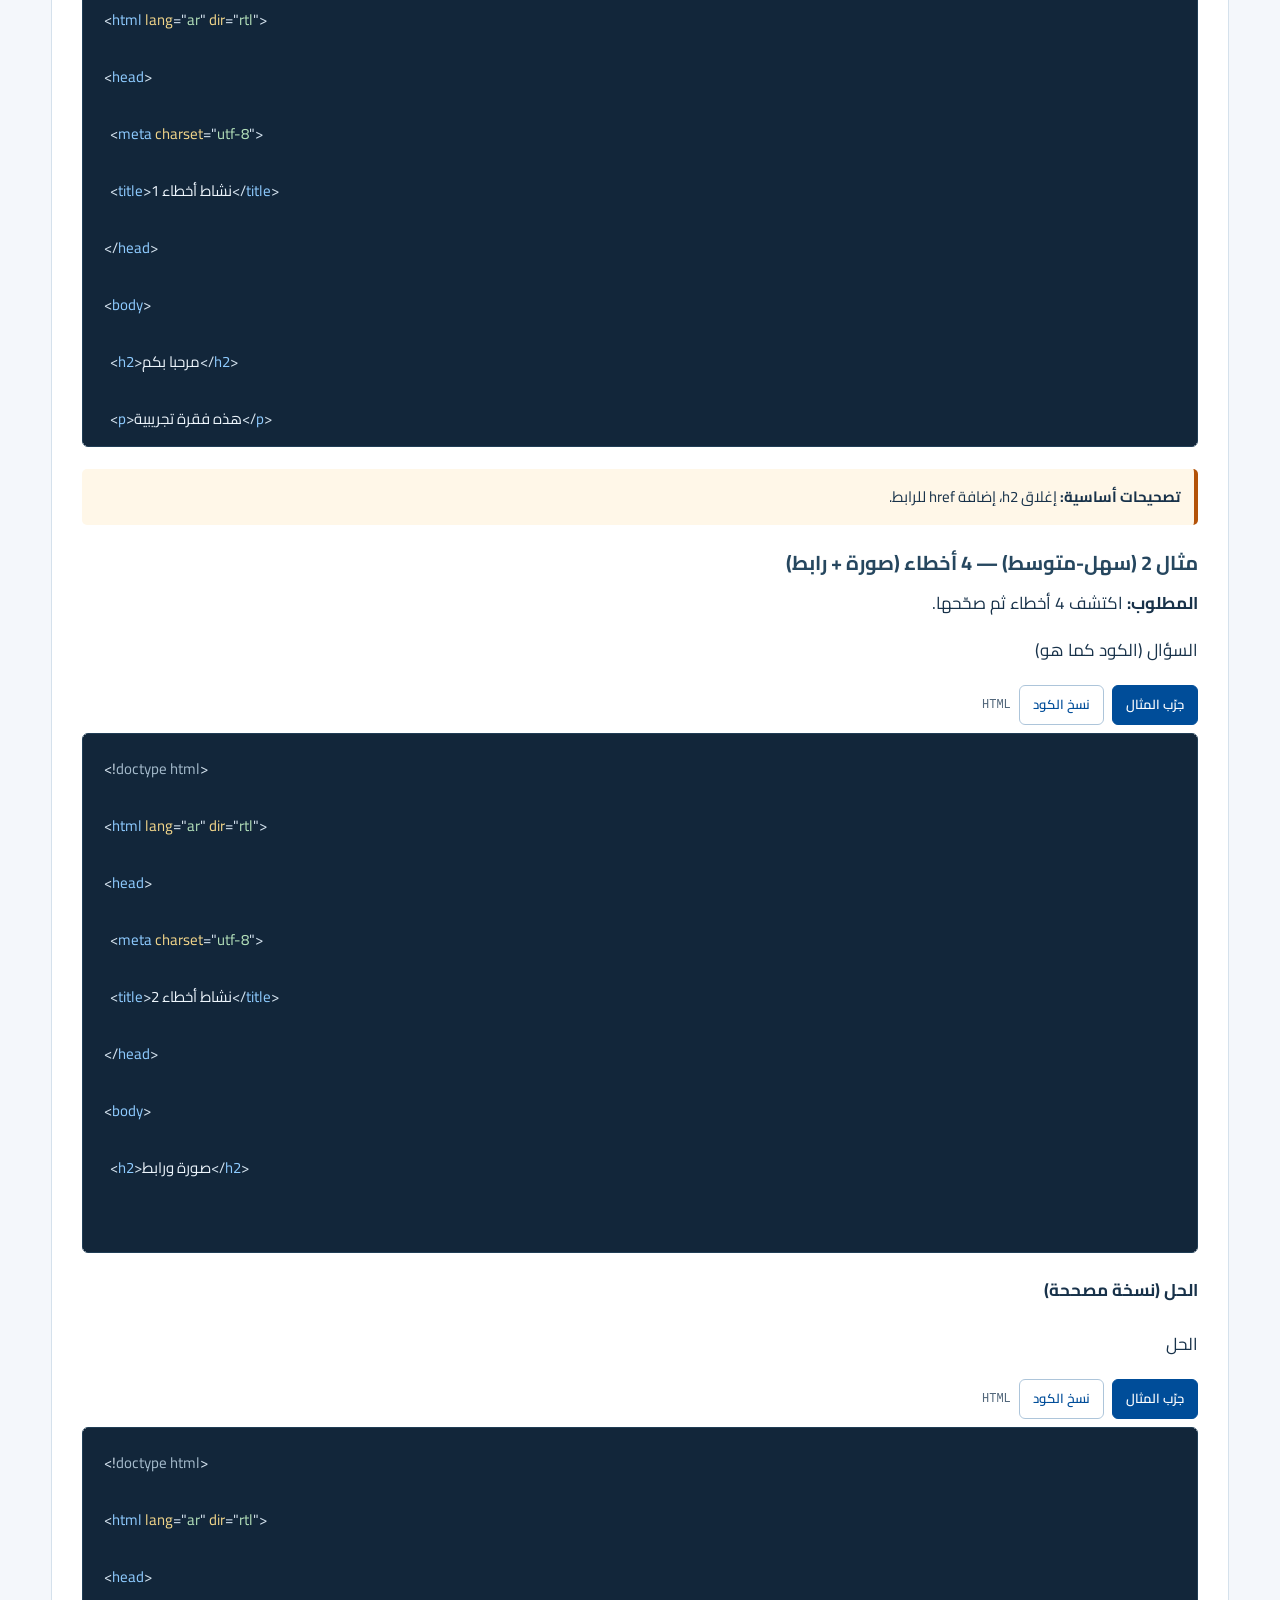
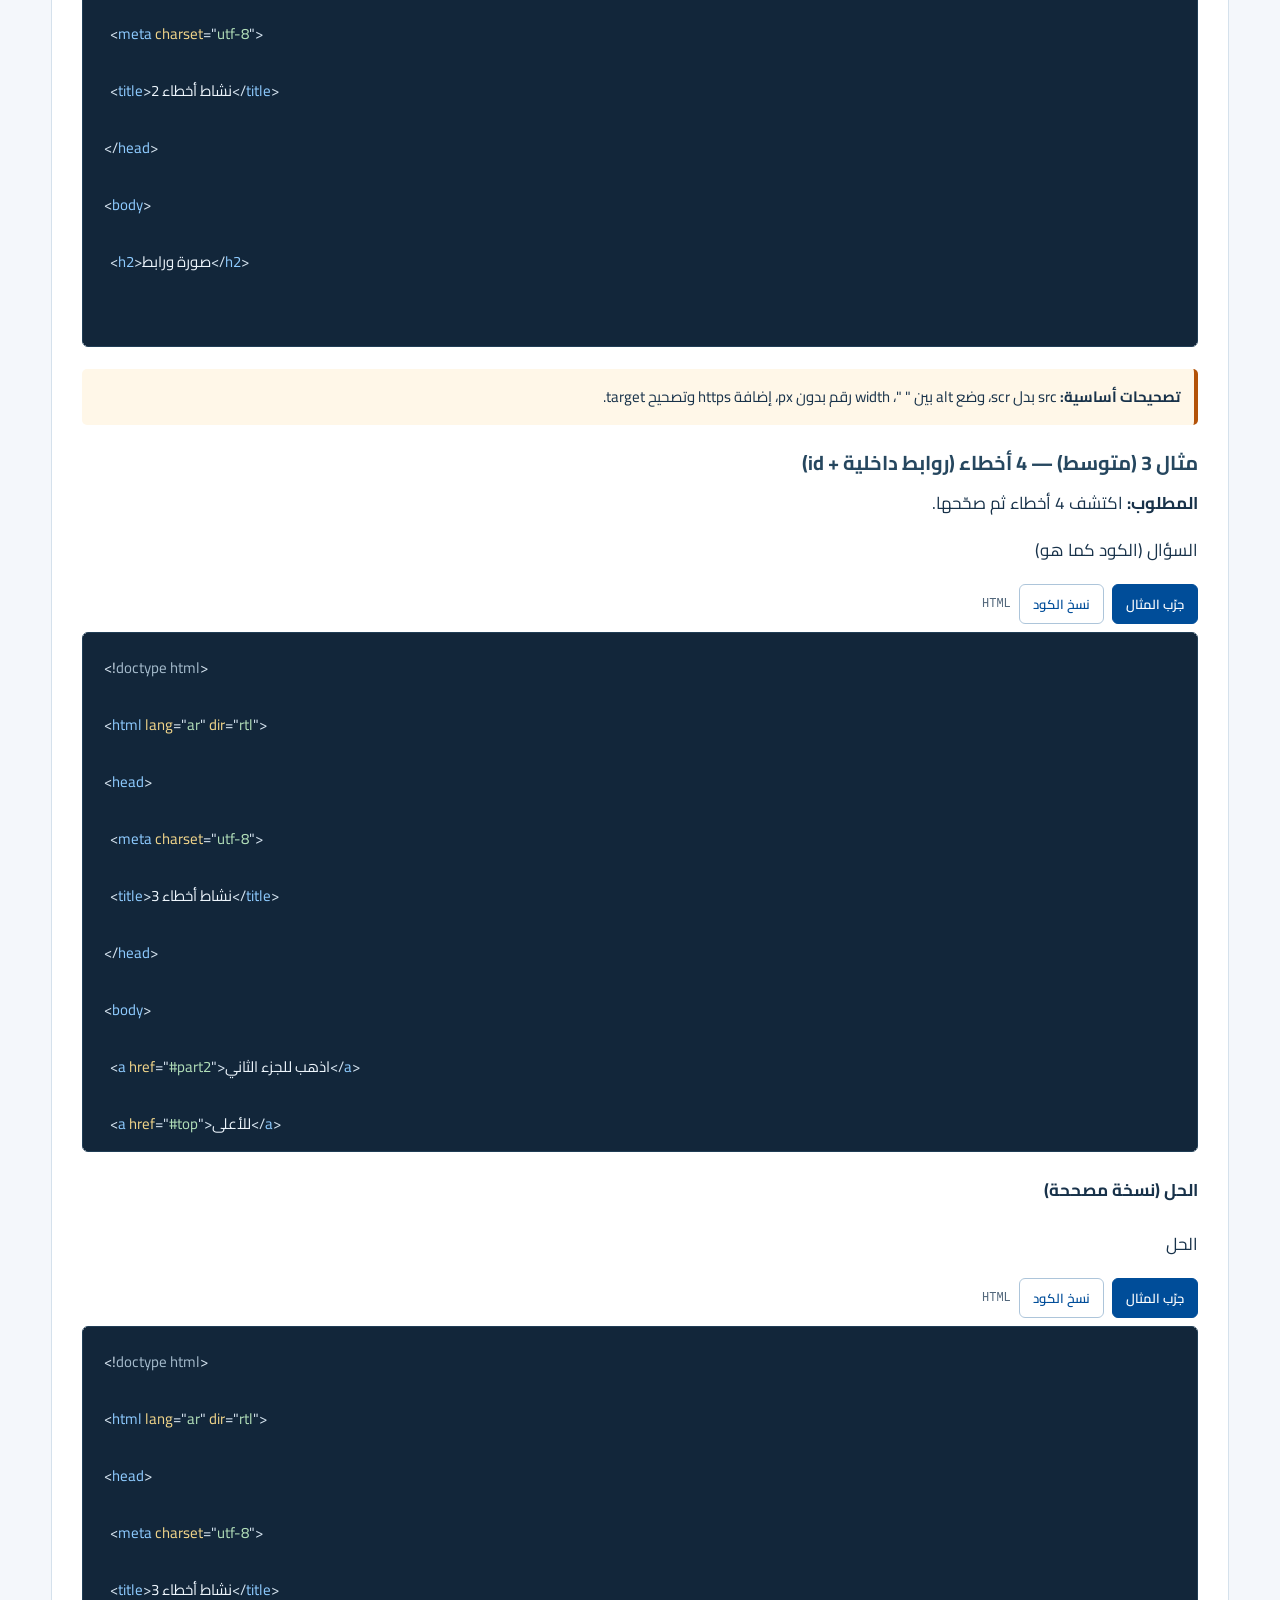
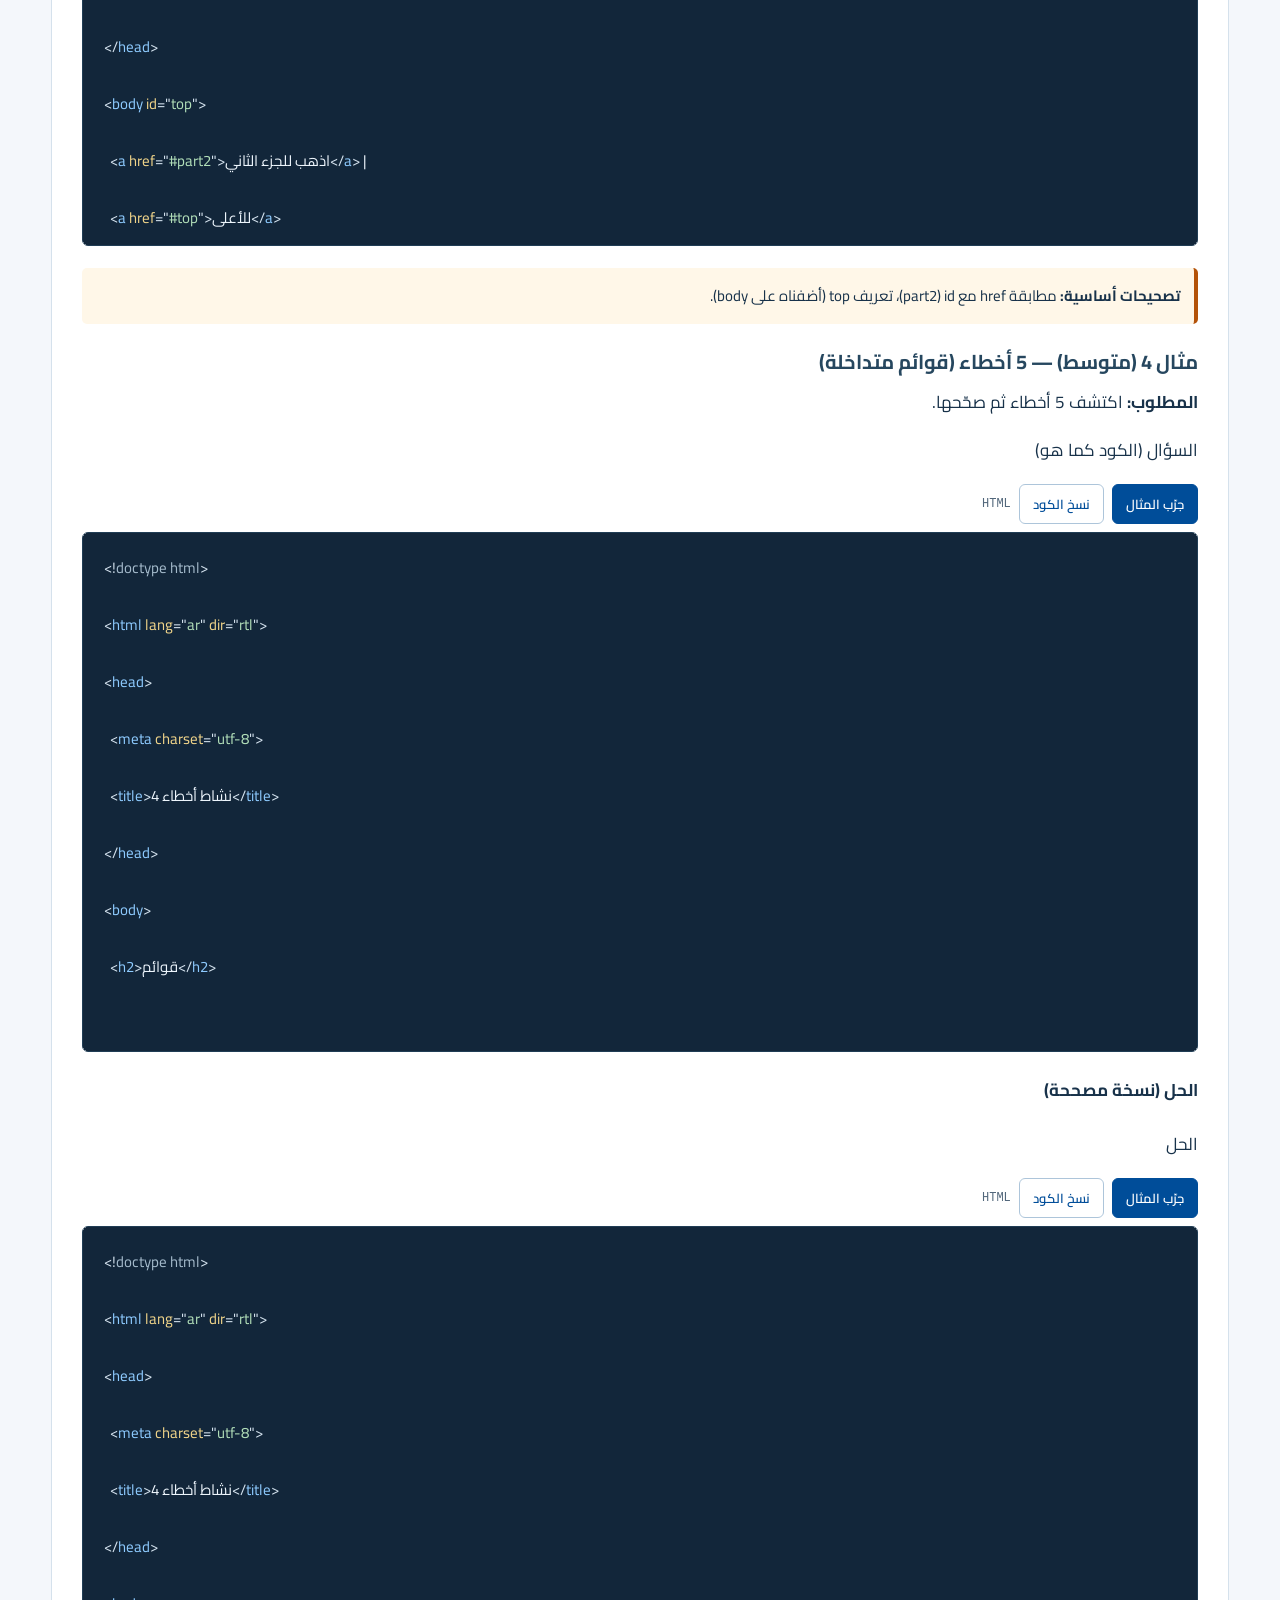
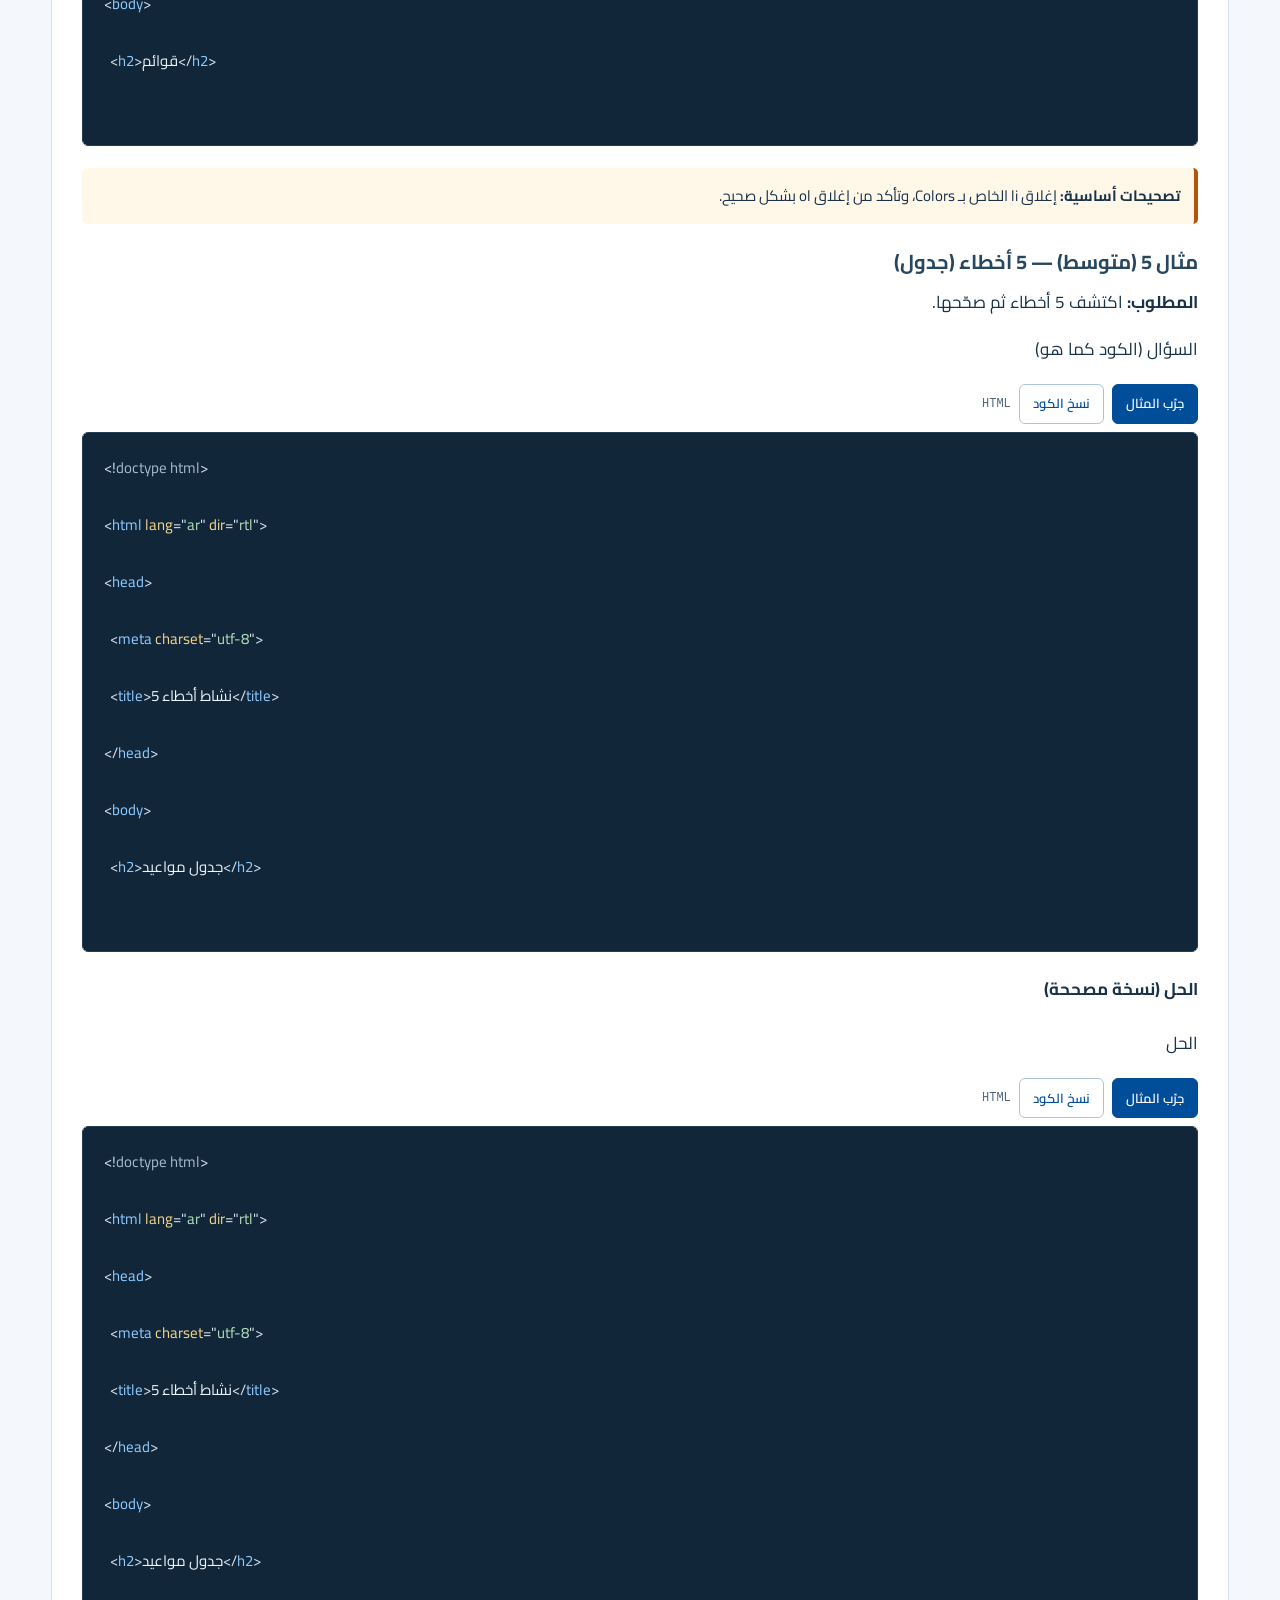
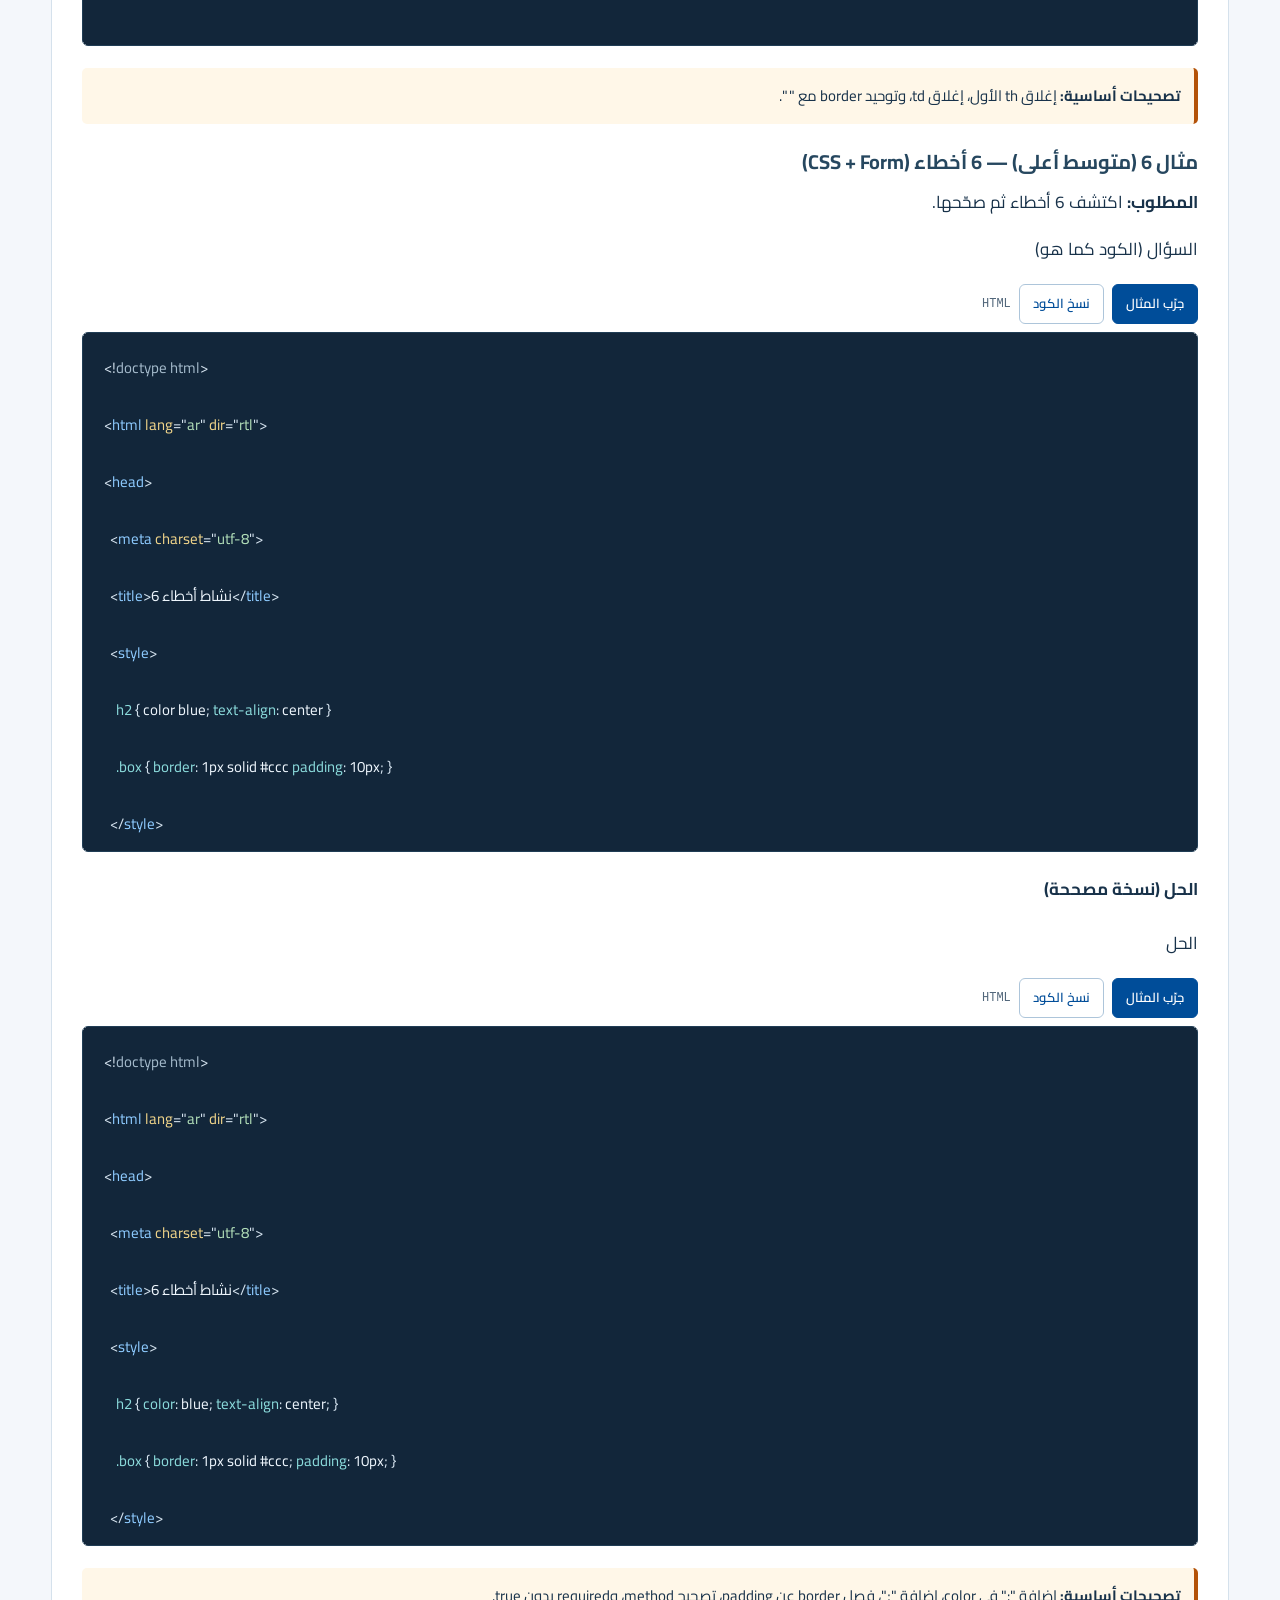
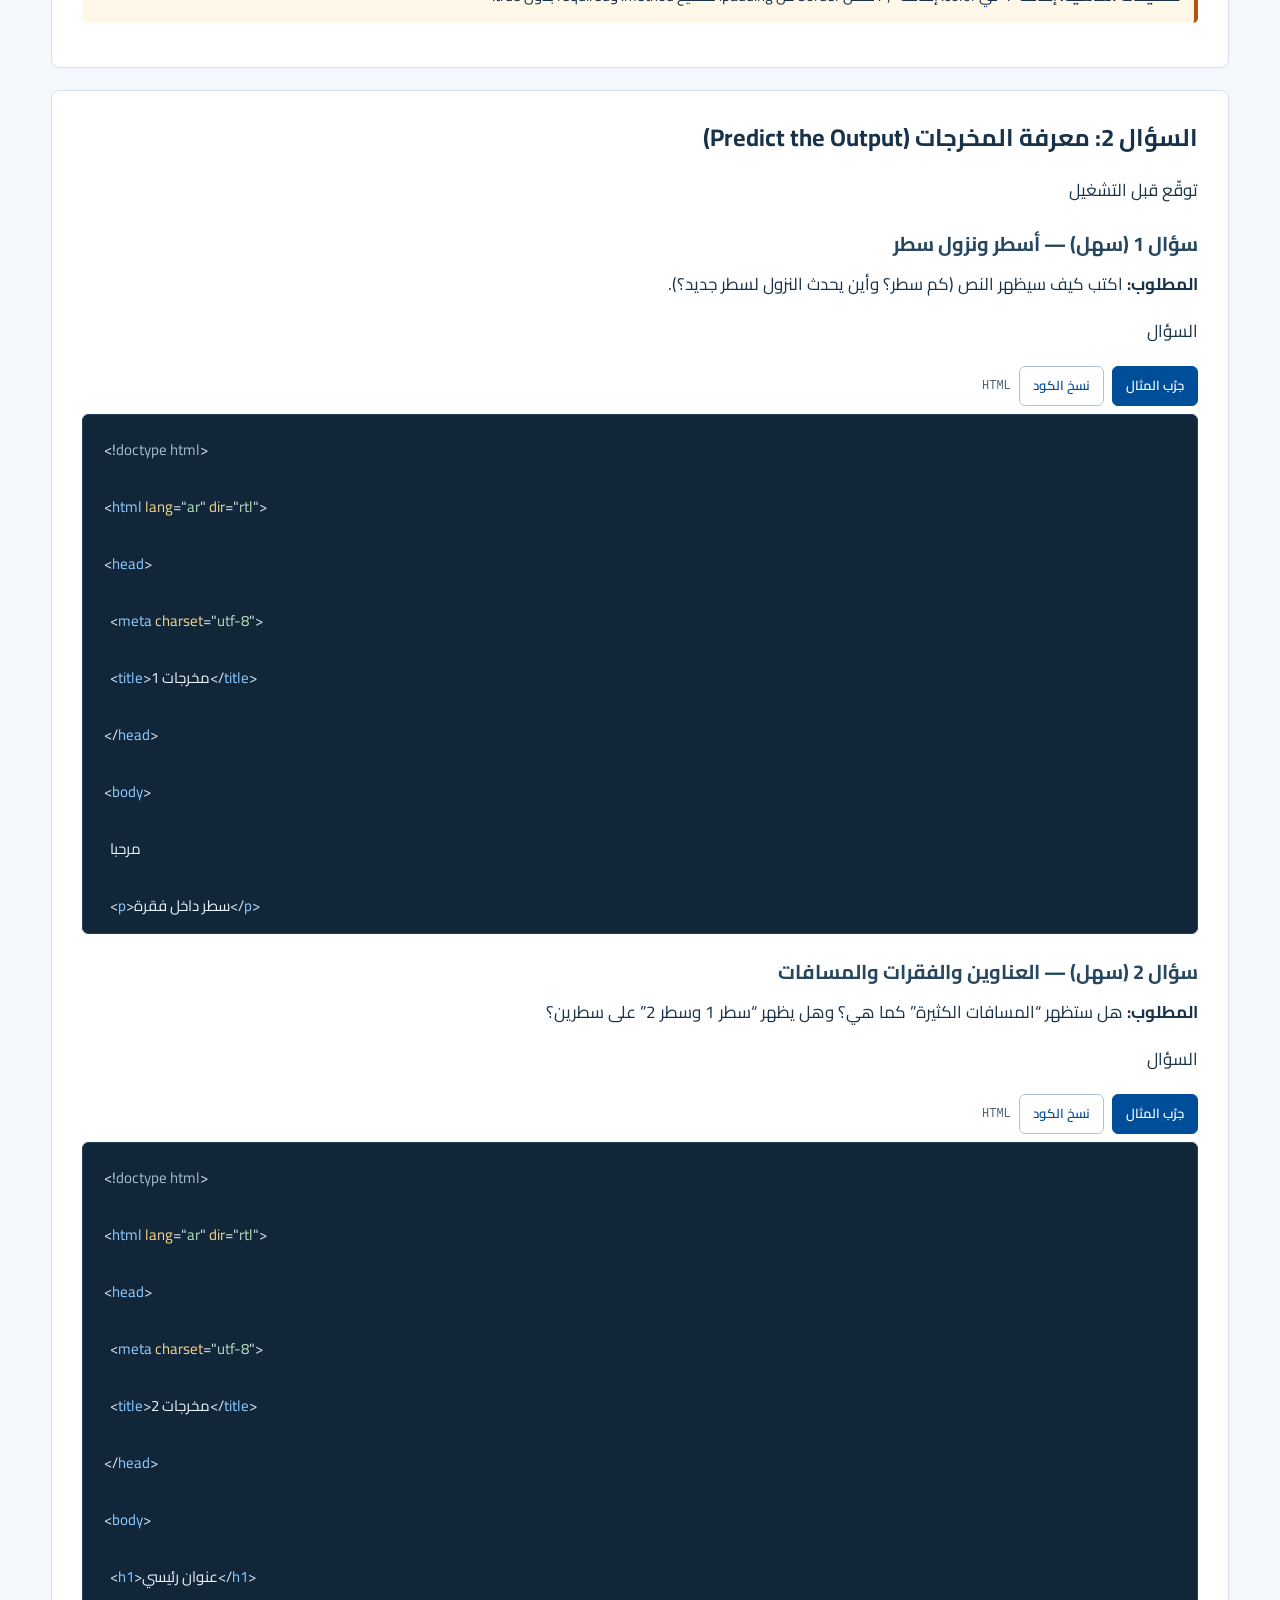
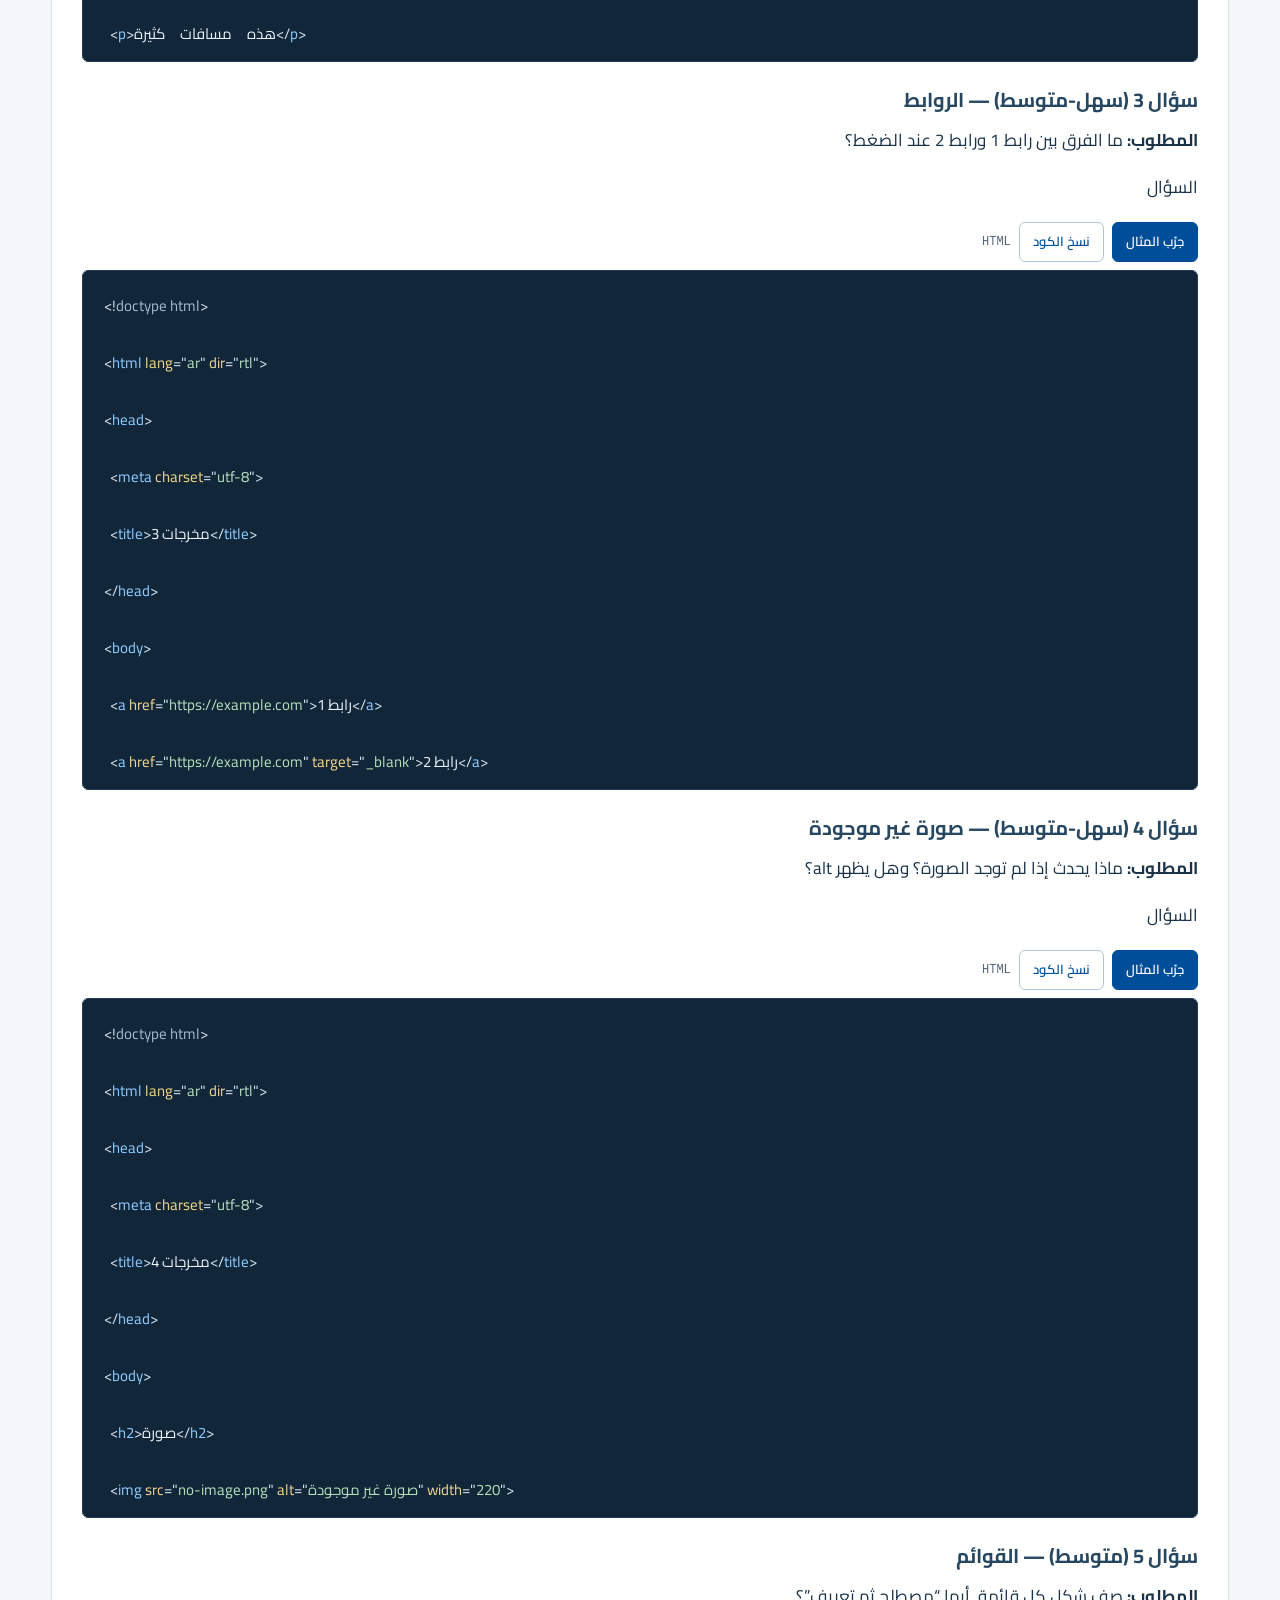
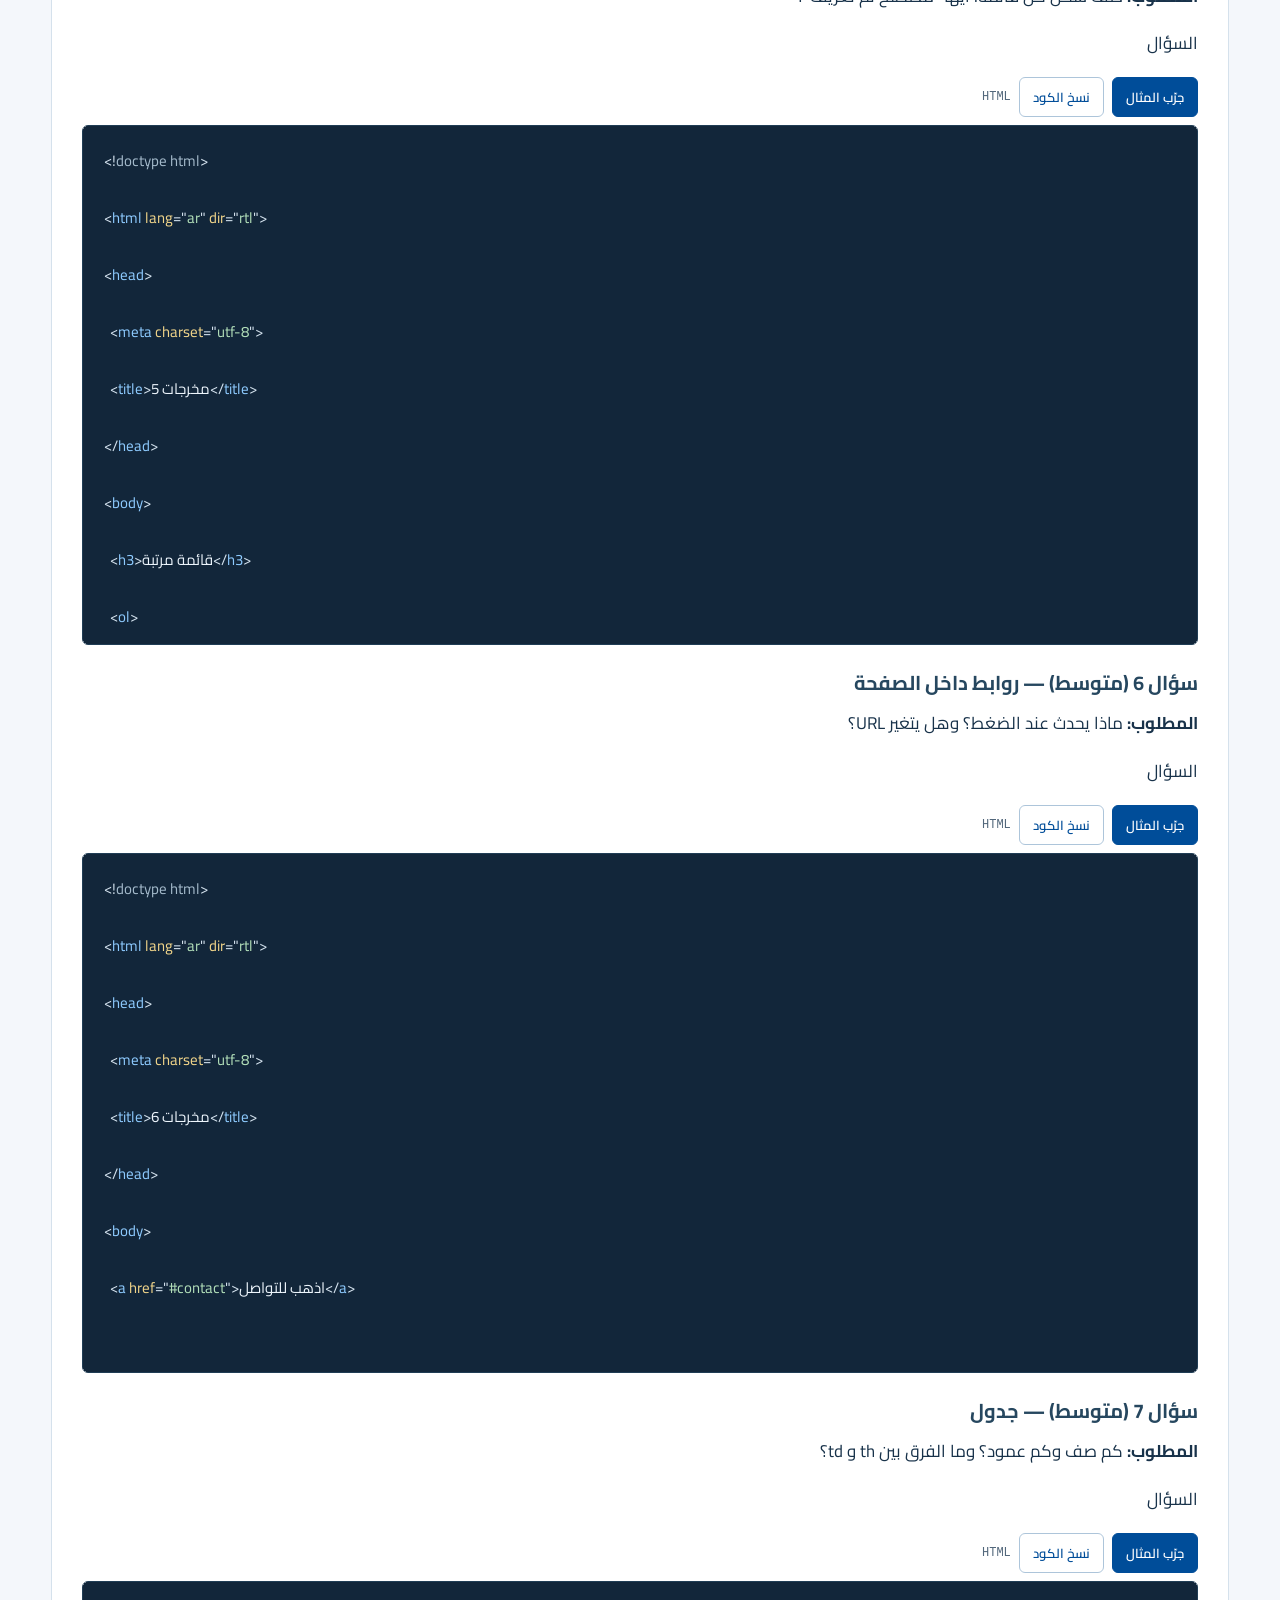
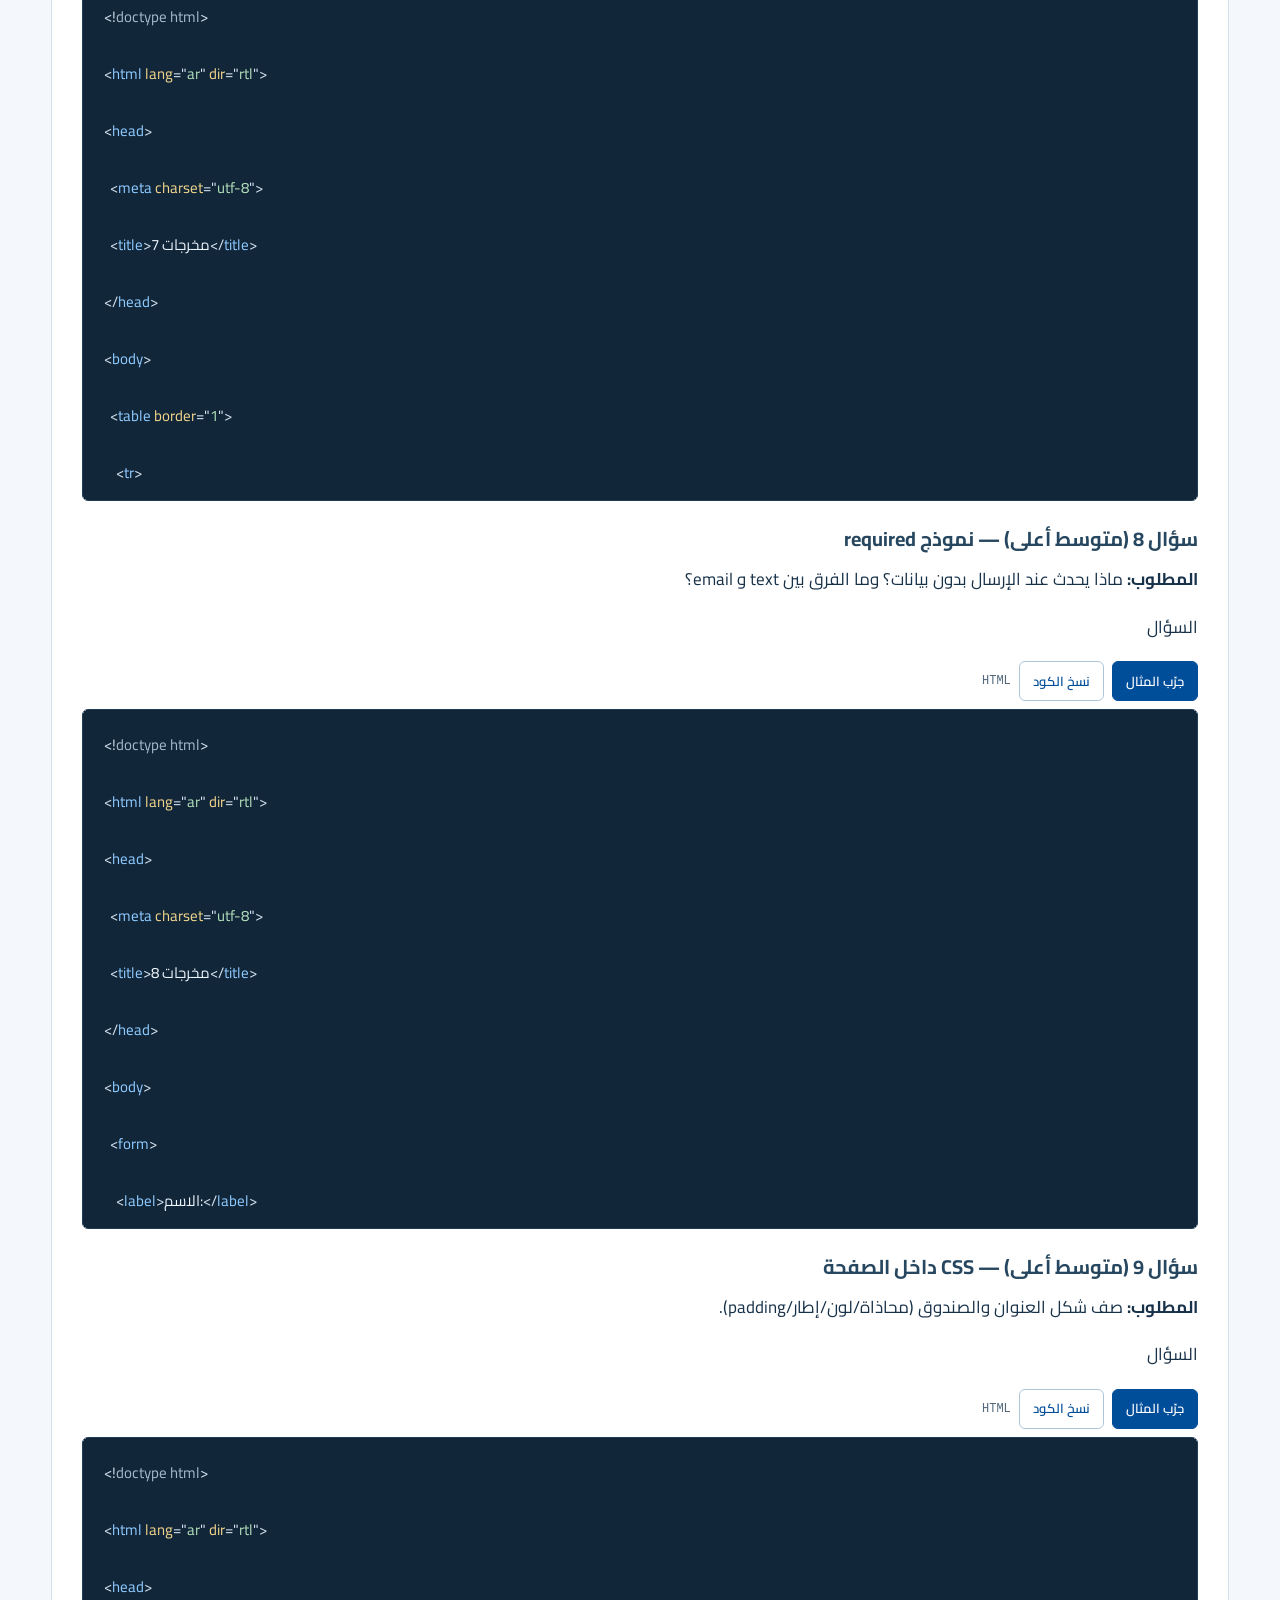
<file: units/unit2practicalsolution.html>
<!doctype html>
<html dir="rtl" lang="ar"><head><meta charset="utf-8"/><meta content="width=device-width,initial-scale=1" name="viewport"/><meta content="تعلّم تصميم صفحات الويب 1266: دروس عربية وأمثلة عملية ومختبر تفاعلي." name="description"/><title>حلول تدريبات مختبر HTML وCSS | مقرر 1266</title><link href="../assets/css/learning.css?v=20261020d" rel="stylesheet"/><script defer="" src="../assets/js/learning.js?v=20261020d"></script><script defer="True" src="../assets/vendor/prism.min.js"></script><script defer="True" src="../assets/vendor/prism-markup-templating.min.js"></script><script defer="True" src="../assets/vendor/prism-php.min.js"></script><script defer="True" src="../assets/vendor/prism-sql.min.js"></script></head><body class="learning-page"><a class="skip-link" href="#content">انتقل إلى المحتوى</a><header class="site-header"><div class="site-bar"><a class="brand" href="../index.html">تقنية تصميم صفحات الويب <b dir="ltr">1266</b></a><span>أ. أحمد عوني النتشة</span></div><nav aria-label="التنقل الرئيسي" class="course-nav"><a href="../index.html">الرئيسية</a><a href="../units/unit1.html">1. الإنترنت</a><a href="../units/unit2.html">2. <bdi dir="ltr">HTML</bdi> و <bdi dir="ltr">CSS</bdi></a><a href="../units/unit3.html">3. <bdi dir="ltr">JavaScript</bdi></a><a href="../units/unit4.html">4. الويب الديناميكي</a><a href="../units/unit5.html">5. <bdi dir="ltr">PHP</bdi> و <bdi dir="ltr">SQL</bdi></a><a href="../lab.html">المختبر</a><a href="../practical.html">المشاريع والتعليمات</a></nav></header><main class="learning-wrap" id="content"><section class="unit-intro"><p class="eyebrow">الوحدة الثانية · تطبيقات إضافية</p><h1>حلول تدريبات مختبر <bdi dir="ltr">HTML</bdi> و <bdi dir="ltr">CSS</bdi></h1><a href="unit2.html#exercises">العودة إلى دروس الوحدة ←</a></section><section class="lesson" id="practice-1">
<h1>حلول تدريبات المختبر – الوحدة الثانية (<bdi dir="ltr">unit2practicasolution</bdi>)</h1>
<p>كل بند يحتوي على <strong>السؤال</strong> ثم في الأسفل <strong>الحل</strong> داخل صندوق ملوّن مميّز.</p>
</section><section class="lesson" id="practice-2">
<div class="block-h">
<h2>السؤال 1: معرفة الخطأ (<bdi dir="ltr">Debugging</bdi>)</h2>
<span class="tag">أمثلة متدرجة</span>
</div>
<div class="block-b">
<!-- مثال 1 -->
<div class="question-card">
<h3>مثال 1 (سهل) — 3 أخطاء</h3>
<p><strong>المطلوب:</strong> اكتشف 3 أخطاء ثم صحّحها.</p>
<div class="code">
<div class="code-h"><span>السؤال (الكود كما هو)</span></div>
<div class="code-toolbar"><button data-copy-target="unit2practicalsolution-1-0" type="button">نسخ الكود</button><a class="button secondary" href="../lab.html?example=unit2practicalsolution-1-0">جرّب المثال</a></div><pre id="unit2practicalsolution-1-0"><code>&lt;!doctype html&gt;

&lt;html lang="ar" dir="rtl"&gt;

&lt;head&gt;

  &lt;meta charset="utf-8"&gt;

  &lt;title&gt;نشاط أخطاء 1&lt;/title&gt;

&lt;/head&gt;

&lt;body&gt;

  &lt;h2&gt;مرحبا بكم

  &lt;p&gt;هذه فقرة تجريبية&lt;/p&gt;

  &lt;a&gt;زيارة موقع&lt;/a&gt;

&lt;/body&gt;

&lt;/html&gt;</code></pre>
</div>
</div>
<div class="answer-box">
<h4>الحل (نسخة مصححة)</h4>
<div class="code">
<div class="code-h"><span>الحل</span></div>
<div class="code-toolbar"><button data-copy-target="unit2practicalsolution-1-1" type="button">نسخ الكود</button><a class="button secondary" href="../lab.html?example=unit2practicalsolution-1-1">جرّب المثال</a></div><pre id="unit2practicalsolution-1-1"><code>&lt;!doctype html&gt;

&lt;html lang="ar" dir="rtl"&gt;

&lt;head&gt;

  &lt;meta charset="utf-8"&gt;

  &lt;title&gt;نشاط أخطاء 1&lt;/title&gt;

&lt;/head&gt;

&lt;body&gt;

  &lt;h2&gt;مرحبا بكم&lt;/h2&gt;

  &lt;p&gt;هذه فقرة تجريبية&lt;/p&gt;

  &lt;a href="https://example.com"&gt;زيارة موقع&lt;/a&gt;

&lt;/body&gt;

&lt;/html&gt;</code></pre>
</div>
<div class="note">
<strong>تصحيحات أساسية:</strong> إغلاق <bdi dir="ltr">h2</bdi>، إضافة <bdi dir="ltr">href</bdi> للرابط.

          </div>
</div>
<div class="divider"></div>
<!-- مثال 2 -->
<div class="question-card">
<h3>مثال 2 (سهل-متوسط) — 4 أخطاء (صورة + رابط)</h3>
<p><strong>المطلوب:</strong> اكتشف 4 أخطاء ثم صحّحها.</p>
<div class="code">
<div class="code-h"><span>السؤال (الكود كما هو)</span></div>
<div class="code-toolbar"><button data-copy-target="unit2practicalsolution-1-2" type="button">نسخ الكود</button><a class="button secondary" href="../lab.html?example=unit2practicalsolution-1-2">جرّب المثال</a></div><pre id="unit2practicalsolution-1-2"><code>&lt;!doctype html&gt;

&lt;html lang="ar" dir="rtl"&gt;

&lt;head&gt;

  &lt;meta charset="utf-8"&gt;

  &lt;title&gt;نشاط أخطاء 2&lt;/title&gt;

&lt;/head&gt;

&lt;body&gt;

  &lt;h2&gt;صورة ورابط&lt;/h2&gt;



  &lt;img scr="images/photo.jpg" alt=صورة width=200px&gt;



  &lt;a href="www.google.com" target="_blanck"&gt;Google&lt;/a&gt;

&lt;/body&gt;

&lt;/html&gt;</code></pre>
</div>
</div>
<div class="answer-box">
<h4>الحل (نسخة مصححة)</h4>
<div class="code">
<div class="code-h"><span>الحل</span></div>
<div class="code-toolbar"><button data-copy-target="unit2practicalsolution-1-3" type="button">نسخ الكود</button><a class="button secondary" href="../lab.html?example=unit2practicalsolution-1-3">جرّب المثال</a></div><pre id="unit2practicalsolution-1-3"><code>&lt;!doctype html&gt;

&lt;html lang="ar" dir="rtl"&gt;

&lt;head&gt;

  &lt;meta charset="utf-8"&gt;

  &lt;title&gt;نشاط أخطاء 2&lt;/title&gt;

&lt;/head&gt;

&lt;body&gt;

  &lt;h2&gt;صورة ورابط&lt;/h2&gt;



  &lt;img src="images/photo.jpg" alt="صورة" width="200"&gt;



  &lt;a href="https://www.google.com" target="_blank"&gt;Google&lt;/a&gt;

&lt;/body&gt;

&lt;/html&gt;</code></pre>
</div>
<div class="note">
<strong>تصحيحات أساسية:</strong> <bdi dir="ltr">src</bdi> بدل <bdi dir="ltr">scr</bdi>، وضع <bdi dir="ltr">alt</bdi> بين " "، <bdi dir="ltr">width</bdi> رقم بدون <bdi dir="ltr">px</bdi>، إضافة <bdi dir="ltr">https</bdi> وتصحيح <bdi dir="ltr">target</bdi>.

          </div>
</div>
<div class="divider"></div>
<!-- مثال 3 -->
<div class="question-card">
<h3>مثال 3 (متوسط) — 4 أخطاء (روابط داخلية + <bdi dir="ltr">id</bdi>)</h3>
<p><strong>المطلوب:</strong> اكتشف 4 أخطاء ثم صحّحها.</p>
<div class="code">
<div class="code-h"><span>السؤال (الكود كما هو)</span></div>
<div class="code-toolbar"><button data-copy-target="unit2practicalsolution-1-4" type="button">نسخ الكود</button><a class="button secondary" href="../lab.html?example=unit2practicalsolution-1-4">جرّب المثال</a></div><pre id="unit2practicalsolution-1-4"><code>&lt;!doctype html&gt;

&lt;html lang="ar" dir="rtl"&gt;

&lt;head&gt;

  &lt;meta charset="utf-8"&gt;

  &lt;title&gt;نشاط أخطاء 3&lt;/title&gt;

&lt;/head&gt;

&lt;body&gt;

  &lt;a href="#part2"&gt;اذهب للجزء الثاني&lt;/a&gt;

  &lt;a href="#top"&gt;للأعلى&lt;/a&gt;



  &lt;h2&gt;مقدمة&lt;/h2&gt;

  &lt;p&gt;نص...&lt;/p&gt;



  &lt;h3 id="part-2"&gt;الجزء الثاني&lt;/h3&gt;

  &lt;p&gt;نص الجزء الثاني&lt;/p&gt;

&lt;/body&gt;

&lt;/html&gt;</code></pre>
</div>
</div>
<div class="answer-box">
<h4>الحل (نسخة مصححة)</h4>
<div class="code">
<div class="code-h"><span>الحل</span></div>
<div class="code-toolbar"><button data-copy-target="unit2practicalsolution-1-5" type="button">نسخ الكود</button><a class="button secondary" href="../lab.html?example=unit2practicalsolution-1-5">جرّب المثال</a></div><pre id="unit2practicalsolution-1-5"><code>&lt;!doctype html&gt;

&lt;html lang="ar" dir="rtl"&gt;

&lt;head&gt;

  &lt;meta charset="utf-8"&gt;

  &lt;title&gt;نشاط أخطاء 3&lt;/title&gt;

&lt;/head&gt;

&lt;body id="top"&gt;

  &lt;a href="#part2"&gt;اذهب للجزء الثاني&lt;/a&gt; |

  &lt;a href="#top"&gt;للأعلى&lt;/a&gt;



  &lt;h2&gt;مقدمة&lt;/h2&gt;

  &lt;p&gt;نص...&lt;/p&gt;



  &lt;h3 id="part2"&gt;الجزء الثاني&lt;/h3&gt;

  &lt;p&gt;نص الجزء الثاني&lt;/p&gt;

&lt;/body&gt;

&lt;/html&gt;</code></pre>
</div>
<div class="note">
<strong>تصحيحات أساسية:</strong> مطابقة <bdi dir="ltr">href</bdi> مع <bdi dir="ltr">id</bdi> (<bdi dir="ltr">part2</bdi>)، تعريف <bdi dir="ltr">top</bdi> (أضفناه على <bdi dir="ltr">body</bdi>).

          </div>
</div>
<div class="divider"></div>
<!-- مثال 4 -->
<div class="question-card">
<h3>مثال 4 (متوسط) — 5 أخطاء (قوائم متداخلة)</h3>
<p><strong>المطلوب:</strong> اكتشف 5 أخطاء ثم صحّحها.</p>
<div class="code">
<div class="code-h"><span>السؤال (الكود كما هو)</span></div>
<div class="code-toolbar"><button data-copy-target="unit2practicalsolution-1-6" type="button">نسخ الكود</button><a class="button secondary" href="../lab.html?example=unit2practicalsolution-1-6">جرّب المثال</a></div><pre id="unit2practicalsolution-1-6"><code>&lt;!doctype html&gt;

&lt;html lang="ar" dir="rtl"&gt;

&lt;head&gt;

  &lt;meta charset="utf-8"&gt;

  &lt;title&gt;نشاط أخطاء 4&lt;/title&gt;

&lt;/head&gt;

&lt;body&gt;

  &lt;h2&gt;قوائم&lt;/h2&gt;



  &lt;ul&gt;

    &lt;li&gt;HTML&lt;/li&gt;

    &lt;li&gt;CSS

      &lt;ol&gt;

        &lt;li&gt;Selectors&lt;/li&gt;

        &lt;li&gt;Colors

      &lt;/ol&gt;

    &lt;/li&gt;

    &lt;li&gt;JS&lt;/li&gt;

  &lt;/ul&gt;



&lt;/body&gt;

&lt;/html&gt;</code></pre>
</div>
</div>
<div class="answer-box">
<h4>الحل (نسخة مصححة)</h4>
<div class="code">
<div class="code-h"><span>الحل</span></div>
<div class="code-toolbar"><button data-copy-target="unit2practicalsolution-1-7" type="button">نسخ الكود</button><a class="button secondary" href="../lab.html?example=unit2practicalsolution-1-7">جرّب المثال</a></div><pre id="unit2practicalsolution-1-7"><code>&lt;!doctype html&gt;

&lt;html lang="ar" dir="rtl"&gt;

&lt;head&gt;

  &lt;meta charset="utf-8"&gt;

  &lt;title&gt;نشاط أخطاء 4&lt;/title&gt;

&lt;/head&gt;

&lt;body&gt;

  &lt;h2&gt;قوائم&lt;/h2&gt;



  &lt;ul&gt;

    &lt;li&gt;HTML&lt;/li&gt;

    &lt;li&gt;CSS

      &lt;ol&gt;

        &lt;li&gt;Selectors&lt;/li&gt;

        &lt;li&gt;Colors&lt;/li&gt;

      &lt;/ol&gt;

    &lt;/li&gt;

    &lt;li&gt;JS&lt;/li&gt;

  &lt;/ul&gt;



&lt;/body&gt;

&lt;/html&gt;</code></pre>
</div>
<div class="note">
<strong>تصحيحات أساسية:</strong> إغلاق <bdi dir="ltr">li</bdi> الخاص بـ <bdi dir="ltr">Colors</bdi>، وتأكد من إغلاق <bdi dir="ltr">ol</bdi> بشكل صحيح.

          </div>
</div>
<div class="divider"></div>
<!-- مثال 5 -->
<div class="question-card">
<h3>مثال 5 (متوسط) — 5 أخطاء (جدول)</h3>
<p><strong>المطلوب:</strong> اكتشف 5 أخطاء ثم صحّحها.</p>
<div class="code">
<div class="code-h"><span>السؤال (الكود كما هو)</span></div>
<div class="code-toolbar"><button data-copy-target="unit2practicalsolution-1-8" type="button">نسخ الكود</button><a class="button secondary" href="../lab.html?example=unit2practicalsolution-1-8">جرّب المثال</a></div><pre id="unit2practicalsolution-1-8"><code>&lt;!doctype html&gt;

&lt;html lang="ar" dir="rtl"&gt;

&lt;head&gt;

  &lt;meta charset="utf-8"&gt;

  &lt;title&gt;نشاط أخطاء 5&lt;/title&gt;

&lt;/head&gt;

&lt;body&gt;

  &lt;h2&gt;جدول مواعيد&lt;/h2&gt;



  &lt;table border=1&gt;

    &lt;tr&gt;

      &lt;th&gt;اليوم&lt;th&gt;

      &lt;th&gt;الوقت&lt;/th&gt;

    &lt;/tr&gt;



    &lt;tr&gt;

      &lt;td&gt;السبت&lt;/td&gt;

      &lt;td&gt;9:00 - 10:00&lt;/td

    &lt;/tr&gt;

  &lt;/table&gt;



&lt;/body&gt;

&lt;/html&gt;</code></pre>
</div>
</div>
<div class="answer-box">
<h4>الحل (نسخة مصححة)</h4>
<div class="code">
<div class="code-h"><span>الحل</span></div>
<div class="code-toolbar"><button data-copy-target="unit2practicalsolution-1-9" type="button">نسخ الكود</button><a class="button secondary" href="../lab.html?example=unit2practicalsolution-1-9">جرّب المثال</a></div><pre id="unit2practicalsolution-1-9"><code>&lt;!doctype html&gt;

&lt;html lang="ar" dir="rtl"&gt;

&lt;head&gt;

  &lt;meta charset="utf-8"&gt;

  &lt;title&gt;نشاط أخطاء 5&lt;/title&gt;

&lt;/head&gt;

&lt;body&gt;

  &lt;h2&gt;جدول مواعيد&lt;/h2&gt;



  &lt;table border="1"&gt;

    &lt;tr&gt;

      &lt;th&gt;اليوم&lt;/th&gt;

      &lt;th&gt;الوقت&lt;/th&gt;

    &lt;/tr&gt;



    &lt;tr&gt;

      &lt;td&gt;السبت&lt;/td&gt;

      &lt;td&gt;9:00 - 10:00&lt;/td&gt;

    &lt;/tr&gt;

  &lt;/table&gt;



&lt;/body&gt;

&lt;/html&gt;</code></pre>
</div>
<div class="note">
<strong>تصحيحات أساسية:</strong> إغلاق <bdi dir="ltr">th</bdi> الأول، إغلاق <bdi dir="ltr">td</bdi>، وتوحيد <bdi dir="ltr">border</bdi> مع " ".

          </div>
</div>
<div class="divider"></div>
<!-- مثال 6 -->
<div class="question-card">
<h3>مثال 6 (متوسط أعلى) — 6 أخطاء (<bdi dir="ltr">Form</bdi> + <bdi dir="ltr">CSS</bdi>)</h3>
<p><strong>المطلوب:</strong> اكتشف 6 أخطاء ثم صحّحها.</p>
<div class="code">
<div class="code-h"><span>السؤال (الكود كما هو)</span></div>
<div class="code-toolbar"><button data-copy-target="unit2practicalsolution-1-10" type="button">نسخ الكود</button><a class="button secondary" href="../lab.html?example=unit2practicalsolution-1-10">جرّب المثال</a></div><pre id="unit2practicalsolution-1-10"><code>&lt;!doctype html&gt;

&lt;html lang="ar" dir="rtl"&gt;

&lt;head&gt;

  &lt;meta charset="utf-8"&gt;

  &lt;title&gt;نشاط أخطاء 6&lt;/title&gt;

  &lt;style&gt;

    h2 { color blue; text-align: center }

    .box { border: 1px solid #ccc padding: 10px; }

  &lt;/style&gt;

&lt;/head&gt;

&lt;body&gt;

  &lt;h2&gt;نموذج&lt;/h2&gt;



  &lt;form action="send.php" method="GETT"&gt;

    &lt;label for="name"&gt;الاسم&lt;/label&gt;

    &lt;input type="text" id="name"&gt;



    &lt;label for="email"&gt;البريد&lt;/label&gt;

    &lt;input type="email" id="email" required="true"&gt;



    &lt;button type="submit"&gt;إرسال&lt;/button&gt;

  &lt;/form&gt;



&lt;/body&gt;

&lt;/html&gt;</code></pre>
</div>
</div>
<div class="answer-box">
<h4>الحل (نسخة مصححة)</h4>
<div class="code">
<div class="code-h"><span>الحل</span></div>
<div class="code-toolbar"><button data-copy-target="unit2practicalsolution-1-11" type="button">نسخ الكود</button><a class="button secondary" href="../lab.html?example=unit2practicalsolution-1-11">جرّب المثال</a></div><pre id="unit2practicalsolution-1-11"><code>&lt;!doctype html&gt;

&lt;html lang="ar" dir="rtl"&gt;

&lt;head&gt;

  &lt;meta charset="utf-8"&gt;

  &lt;title&gt;نشاط أخطاء 6&lt;/title&gt;

  &lt;style&gt;

    h2 { color: blue; text-align: center; }

    .box { border: 1px solid #ccc; padding: 10px; }

  &lt;/style&gt;

&lt;/head&gt;

&lt;body&gt;



  &lt;h2&gt;نموذج&lt;/h2&gt;



  &lt;form action="send.php" method="GET"&gt;

    &lt;label for="name"&gt;الاسم&lt;/label&gt;

    &lt;input type="text" id="name" name="name"&gt;



    &lt;label for="email"&gt;البريد&lt;/label&gt;

    &lt;input type="email" id="email" name="email" required&gt;



    &lt;button type="submit"&gt;إرسال&lt;/button&gt;

  &lt;/form&gt;



&lt;/body&gt;

&lt;/html&gt;</code></pre>
</div>
<div class="note">
<strong>تصحيحات أساسية:</strong> إضافة ":" في <bdi dir="ltr">color</bdi>، إضافة ";"، فصل <bdi dir="ltr">border</bdi> عن <bdi dir="ltr">padding</bdi>، تصحيح <bdi dir="ltr">method</bdi>، و<bdi dir="ltr">required</bdi> بدون <bdi dir="ltr">true</bdi>.

          </div>
</div>
</div>
</section><section class="lesson" id="practice-3">
<div class="block-h">
<h2>السؤال 2: معرفة المخرجات (<bdi dir="ltr">Predict the Output</bdi>)</h2>
<span class="tag">توقّع قبل التشغيل</span>
</div>
<div class="block-b">
<div class="question-card">
<h3>سؤال 1 (سهل) — أسطر ونزول سطر</h3>
<p><strong>المطلوب:</strong> اكتب كيف سيظهر النص (كم سطر؟ وأين يحدث النزول لسطر جديد؟).</p>
<div class="code"><div class="code-h"><span>السؤال</span></div>
<div class="code-toolbar"><button data-copy-target="unit2practicalsolution-2-0" type="button">نسخ الكود</button><a class="button secondary" href="../lab.html?example=unit2practicalsolution-2-0">جرّب المثال</a></div><pre id="unit2practicalsolution-2-0"><code>&lt;!doctype html&gt;

&lt;html lang="ar" dir="rtl"&gt;

&lt;head&gt;

  &lt;meta charset="utf-8"&gt;

  &lt;title&gt;مخرجات 1&lt;/title&gt;

&lt;/head&gt;

&lt;body&gt;

  مرحبا

  &lt;p&gt;سطر داخل فقرة&lt;/p&gt;

  سطر بعد الفقرة&lt;br&gt;سطر جديد

&lt;/body&gt;

&lt;/html&gt;</code></pre></div>
</div>
<div class="question-card">
<h3>سؤال 2 (سهل) — العناوين والفقرات والمسافات</h3>
<p><strong>المطلوب:</strong> هل ستظهر “المسافات الكثيرة” كما هي؟ وهل يظهر “سطر 1 وسطر 2” على سطرين؟</p>
<div class="code"><div class="code-h"><span>السؤال</span></div>
<div class="code-toolbar"><button data-copy-target="unit2practicalsolution-2-1" type="button">نسخ الكود</button><a class="button secondary" href="../lab.html?example=unit2practicalsolution-2-1">جرّب المثال</a></div><pre id="unit2practicalsolution-2-1"><code>&lt;!doctype html&gt;

&lt;html lang="ar" dir="rtl"&gt;

&lt;head&gt;

  &lt;meta charset="utf-8"&gt;

  &lt;title&gt;مخرجات 2&lt;/title&gt;

&lt;/head&gt;

&lt;body&gt;

  &lt;h1&gt;عنوان رئيسي&lt;/h1&gt;

  &lt;p&gt;هذه     مسافات     كثيرة&lt;/p&gt;

  &lt;p&gt;سطر 1

  سطر 2&lt;/p&gt;

&lt;/body&gt;

&lt;/html&gt;</code></pre></div>
</div>
<div class="question-card">
<h3>سؤال 3 (سهل-متوسط) — الروابط</h3>
<p><strong>المطلوب:</strong> ما الفرق بين رابط 1 ورابط 2 عند الضغط؟</p>
<div class="code"><div class="code-h"><span>السؤال</span></div>
<div class="code-toolbar"><button data-copy-target="unit2practicalsolution-2-2" type="button">نسخ الكود</button><a class="button secondary" href="../lab.html?example=unit2practicalsolution-2-2">جرّب المثال</a></div><pre id="unit2practicalsolution-2-2"><code>&lt;!doctype html&gt;

&lt;html lang="ar" dir="rtl"&gt;

&lt;head&gt;

  &lt;meta charset="utf-8"&gt;

  &lt;title&gt;مخرجات 3&lt;/title&gt;

&lt;/head&gt;

&lt;body&gt;

  &lt;a href="https://example.com"&gt;رابط 1&lt;/a&gt;

  &lt;a href="https://example.com" target="_blank"&gt;رابط 2&lt;/a&gt;

&lt;/body&gt;

&lt;/html&gt;</code></pre></div>
</div>
<div class="question-card">
<h3>سؤال 4 (سهل-متوسط) — صورة غير موجودة</h3>
<p><strong>المطلوب:</strong> ماذا يحدث إذا لم توجد الصورة؟ وهل يظهر <bdi dir="ltr">alt</bdi>؟</p>
<div class="code"><div class="code-h"><span>السؤال</span></div>
<div class="code-toolbar"><button data-copy-target="unit2practicalsolution-2-3" type="button">نسخ الكود</button><a class="button secondary" href="../lab.html?example=unit2practicalsolution-2-3">جرّب المثال</a></div><pre id="unit2practicalsolution-2-3"><code>&lt;!doctype html&gt;

&lt;html lang="ar" dir="rtl"&gt;

&lt;head&gt;

  &lt;meta charset="utf-8"&gt;

  &lt;title&gt;مخرجات 4&lt;/title&gt;

&lt;/head&gt;

&lt;body&gt;

  &lt;h2&gt;صورة&lt;/h2&gt;

  &lt;img src="no-image.png" alt="صورة غير موجودة" width="220"&gt;

&lt;/body&gt;

&lt;/html&gt;</code></pre></div>
</div>
<div class="question-card">
<h3>سؤال 5 (متوسط) — القوائم</h3>
<p><strong>المطلوب:</strong> صف شكل كل قائمة. أيها “مصطلح ثم تعريف”؟</p>
<div class="code"><div class="code-h"><span>السؤال</span></div>
<div class="code-toolbar"><button data-copy-target="unit2practicalsolution-2-4" type="button">نسخ الكود</button><a class="button secondary" href="../lab.html?example=unit2practicalsolution-2-4">جرّب المثال</a></div><pre id="unit2practicalsolution-2-4"><code>&lt;!doctype html&gt;

&lt;html lang="ar" dir="rtl"&gt;

&lt;head&gt;

  &lt;meta charset="utf-8"&gt;

  &lt;title&gt;مخرجات 5&lt;/title&gt;

&lt;/head&gt;

&lt;body&gt;

  &lt;h3&gt;قائمة مرتبة&lt;/h3&gt;

  &lt;ol&gt;

    &lt;li&gt;خطوة أولى&lt;/li&gt;

    &lt;li&gt;خطوة ثانية&lt;/li&gt;

  &lt;/ol&gt;



  &lt;h3&gt;قائمة غير مرتبة&lt;/h3&gt;

  &lt;ul&gt;

    &lt;li&gt;ملاحظة&lt;/li&gt;

    &lt;li&gt;تنبيه&lt;/li&gt;

  &lt;/ul&gt;



  &lt;h3&gt;قائمة وصفية&lt;/h3&gt;

  &lt;dl&gt;

    &lt;dt&gt;HTML&lt;/dt&gt;&lt;dd&gt;هيكل الصفحة&lt;/dd&gt;

    &lt;dt&gt;CSS&lt;/dt&gt;&lt;dd&gt;تنسيق الشكل&lt;/dd&gt;

  &lt;/dl&gt;

&lt;/body&gt;

&lt;/html&gt;</code></pre></div>
</div>
<div class="question-card">
<h3>سؤال 6 (متوسط) — روابط داخل الصفحة</h3>
<p><strong>المطلوب:</strong> ماذا يحدث عند الضغط؟ وهل يتغير <bdi dir="ltr">URL</bdi>؟</p>
<div class="code"><div class="code-h"><span>السؤال</span></div>
<div class="code-toolbar"><button data-copy-target="unit2practicalsolution-2-5" type="button">نسخ الكود</button><a class="button secondary" href="../lab.html?example=unit2practicalsolution-2-5">جرّب المثال</a></div><pre id="unit2practicalsolution-2-5"><code>&lt;!doctype html&gt;

&lt;html lang="ar" dir="rtl"&gt;

&lt;head&gt;

  &lt;meta charset="utf-8"&gt;

  &lt;title&gt;مخرجات 6&lt;/title&gt;

&lt;/head&gt;

&lt;body&gt;

  &lt;a href="#contact"&gt;اذهب للتواصل&lt;/a&gt;



  &lt;p&gt;نص طويل...&lt;/p&gt;

  &lt;p&gt;نص طويل...&lt;/p&gt;

  &lt;p&gt;نص طويل...&lt;/p&gt;



  &lt;h2 id="contact"&gt;قسم التواصل&lt;/h2&gt;

  &lt;p&gt;هنا معلومات التواصل&lt;/p&gt;

&lt;/body&gt;

&lt;/html&gt;</code></pre></div>
</div>
<div class="question-card">
<h3>سؤال 7 (متوسط) — جدول</h3>
<p><strong>المطلوب:</strong> كم صف وكم عمود؟ وما الفرق بين <bdi dir="ltr">th</bdi> و <bdi dir="ltr">td</bdi>؟</p>
<div class="code"><div class="code-h"><span>السؤال</span></div>
<div class="code-toolbar"><button data-copy-target="unit2practicalsolution-2-6" type="button">نسخ الكود</button><a class="button secondary" href="../lab.html?example=unit2practicalsolution-2-6">جرّب المثال</a></div><pre id="unit2practicalsolution-2-6"><code>&lt;!doctype html&gt;

&lt;html lang="ar" dir="rtl"&gt;

&lt;head&gt;

  &lt;meta charset="utf-8"&gt;

  &lt;title&gt;مخرجات 7&lt;/title&gt;

&lt;/head&gt;

&lt;body&gt;

  &lt;table border="1"&gt;

    &lt;tr&gt;

      &lt;th&gt;اليوم&lt;/th&gt;

      &lt;th&gt;الموعد&lt;/th&gt;

      &lt;th&gt;قاعة&lt;/th&gt;

    &lt;/tr&gt;

    &lt;tr&gt;

      &lt;td&gt;السبت&lt;/td&gt;

      &lt;td&gt;9:00 - 10:00&lt;/td&gt;

      &lt;td&gt;215&lt;/td&gt;

    &lt;/tr&gt;

  &lt;/table&gt;

&lt;/body&gt;

&lt;/html&gt;</code></pre></div>
</div>
<div class="question-card">
<h3>سؤال 8 (متوسط أعلى) — نموذج <bdi dir="ltr">required</bdi></h3>
<p><strong>المطلوب:</strong> ماذا يحدث عند الإرسال بدون بيانات؟ وما الفرق بين <bdi dir="ltr">text</bdi> و <bdi dir="ltr">email</bdi>؟</p>
<div class="code"><div class="code-h"><span>السؤال</span></div>
<div class="code-toolbar"><button data-copy-target="unit2practicalsolution-2-7" type="button">نسخ الكود</button><a class="button secondary" href="../lab.html?example=unit2practicalsolution-2-7">جرّب المثال</a></div><pre id="unit2practicalsolution-2-7"><code>&lt;!doctype html&gt;

&lt;html lang="ar" dir="rtl"&gt;

&lt;head&gt;

  &lt;meta charset="utf-8"&gt;

  &lt;title&gt;مخرجات 8&lt;/title&gt;

&lt;/head&gt;

&lt;body&gt;

  &lt;form&gt;

    &lt;label&gt;الاسم:&lt;/label&gt;

    &lt;input type="text" required&gt;



    &lt;label&gt;البريد:&lt;/label&gt;

    &lt;input type="email" required&gt;



    &lt;button type="submit"&gt;إرسال&lt;/button&gt;

  &lt;/form&gt;

&lt;/body&gt;

&lt;/html&gt;</code></pre></div>
</div>
<div class="question-card">
<h3>سؤال 9 (متوسط أعلى) — <bdi dir="ltr">CSS</bdi> داخل الصفحة</h3>
<p><strong>المطلوب:</strong> صف شكل العنوان والصندوق (محاذاة/لون/إطار/<bdi dir="ltr">padding</bdi>).</p>
<div class="code"><div class="code-h"><span>السؤال</span></div>
<div class="code-toolbar"><button data-copy-target="unit2practicalsolution-2-8" type="button">نسخ الكود</button><a class="button secondary" href="../lab.html?example=unit2practicalsolution-2-8">جرّب المثال</a></div><pre id="unit2practicalsolution-2-8"><code>&lt;!doctype html&gt;

&lt;html lang="ar" dir="rtl"&gt;

&lt;head&gt;

  &lt;meta charset="utf-8"&gt;

  &lt;title&gt;مخرجات 9&lt;/title&gt;

  &lt;style&gt;

    h2 { text-align: center; color: blue; }

    .box { border: 1px solid #333; padding: 10px; }

  &lt;/style&gt;

&lt;/head&gt;

&lt;body&gt;

  &lt;h2&gt;عنوان&lt;/h2&gt;

  &lt;div class="box"&gt;نص داخل صندوق&lt;/div&gt;

&lt;/body&gt;

&lt;/html&gt;</code></pre></div>
</div>
<div class="question-card">
<h3>سؤال 10 (متوسط أعلى) — أولوية <bdi dir="ltr">inline</bdi> و <bdi dir="ltr">style</bdi></h3>
<p><strong>المطلوب:</strong> ما لون نص 1 ونص 2؟ ولماذا؟</p>
<div class="code"><div class="code-h"><span>السؤال</span></div>
<div class="code-toolbar"><button data-copy-target="unit2practicalsolution-2-9" type="button">نسخ الكود</button><a class="button secondary" href="../lab.html?example=unit2practicalsolution-2-9">جرّب المثال</a></div><pre id="unit2practicalsolution-2-9"><code>&lt;!doctype html&gt;

&lt;html lang="ar" dir="rtl"&gt;

&lt;head&gt;

  &lt;meta charset="utf-8"&gt;

  &lt;title&gt;مخرجات 10&lt;/title&gt;

  &lt;style&gt;

    p { color: green; }

  &lt;/style&gt;

&lt;/head&gt;

&lt;body&gt;

  &lt;p style="color:red"&gt;نص 1&lt;/p&gt;

  &lt;p&gt;نص 2&lt;/p&gt;

&lt;/body&gt;

&lt;/html&gt;</code></pre></div>
</div>
<!-- حل مختصر لجزء المخرجات -->
<div class="answer-box" style="margin-top:14px;">
<h4>ملاحظة للمدرس (حل مختصر عام)</h4>
<p style="margin:0;color:#1d7a33;">

            في السؤال 2: الإجابات تعتمد على سلوك المتصفح الافتراضي:

            تجميع المسافات داخل <bdi dir="ltr">p</bdi>، تأثير <bdi dir="ltr">br</bdi>، <bdi dir="ltr">target</bdi>="_<bdi dir="ltr">blank</bdi>"، سلوك <bdi dir="ltr">anchor</bdi> بتغيير # في العنوان،

            سلوك <bdi dir="ltr">required</bdi>، وأولوية <bdi dir="ltr">inline</bdi> أعلى من <bdi dir="ltr">style</bdi> الداخلي.

          </p>
</div>
</div>
</section><section class="lesson" id="practice-4">
<div class="block-h">
<h2>السؤال 3: كتابة برمجية (مشروع مصغّر)</h2>
<span class="tag">35–40 دقيقة</span>
</div>
<div class="block-b">
<div class="question-card">
<h3>المطلوب (بدون تسليم)</h3>
<p><strong>المطلوب من الطالب:</strong> إنشاء صفحة واحدة تعمل في المتصفح وتجمع مهارات الوحدة الثانية.</p>
<div class="task-box">
<ul>
<li><span></span> إنشاء ملفين: <code>index.html</code> و <code>style.css</code></li>
<li><span></span> ربط <bdi dir="ltr">CSS</bdi> في <bdi dir="ltr">head</bdi>: <code>&lt;link rel="stylesheet" href="style.css"&gt;</code></li>
<li><span></span> <bdi dir="ltr">h1</bdi> + فقرة تعريف (سطرين)</li>
<li><span></span> صورة مع <code>alt</code> و <code>width="220"</code></li>
<li><span></span> قائمة <bdi dir="ltr">ul</bdi> (4 عناصر)</li>
<li><span></span> جدول 3 أعمدة × 3 صفوف بيانات (مع <bdi dir="ltr">th</bdi>)</li>
<li><span></span> رابط داخلي يعمل (<bdi dir="ltr">href</bdi>="#<bdi dir="ltr">form</bdi>" + <bdi dir="ltr">id</bdi>)</li>
<li><span></span> نموذج فيه <bdi dir="ltr">required</bdi> + <bdi dir="ltr">submit/reset</bdi></li>
<li><span></span> <bdi dir="ltr">CSS</bdi>: <bdi dir="ltr">card</bdi> + <bdi dir="ltr">table</bdi> + <bdi dir="ltr">form</bdi> + <bdi dir="ltr">RTL</bdi></li>
</ul>
</div>
<div class="mini-note">
<i class="fas fa-rocket"></i>
<div>
<strong>تحسين اختياري:</strong> :<bdi dir="ltr">hover</bdi> للروابط، <bdi dir="ltr">caption</bdi> للجدول، <bdi dir="ltr">placeholder</bdi> للحقول.

            </div>
</div>
<p style="margin-top:12px;color:var(--muted);">
<strong>ملاحظة:</strong> لن يتم ربط هذه الصفحة بأي صفحة أخرى (حسب طلبك). هذه صفحة حلول/عرض مستقلة.

          </p>
</div>
<div class="answer-box">
<h4>حل نموذجي (<bdi dir="ltr">index</bdi>.<bdi dir="ltr">html</bdi> + <bdi dir="ltr">style</bdi>.<bdi dir="ltr">css</bdi>)</h4>
<div class="code">
<div class="code-h"><span><bdi dir="ltr">index</bdi>.<bdi dir="ltr">html</bdi></span></div>
<div class="code-toolbar"><button data-copy-target="unit2practicalsolution-3-0" type="button">نسخ الكود</button><a class="button secondary" href="../lab.html?example=unit2practicalsolution-3-0">جرّب المثال</a></div><pre id="unit2practicalsolution-3-0"><code>&lt;!doctype html&gt;

&lt;html lang="ar" dir="rtl"&gt;

&lt;head&gt;

  &lt;meta charset="utf-8"&gt;

  &lt;meta name="viewport" content="width=device-width, initial-scale=1"&gt;

  &lt;title&gt;مشروع مختبر - الوحدة الثانية&lt;/title&gt;

  &lt;link rel="stylesheet" href="style.css"&gt;

&lt;/head&gt;

&lt;body&gt;



  &lt;div class="card"&gt;

    &lt;h1&gt;تقنية تصميم صفحات الويب (1266)&lt;/h1&gt;

    &lt;p&gt;هذه صفحة تدريبية مختصرة تجمع عناصر HTML و CSS.&lt;br&gt;

       الهدف هو التذكير والتطبيق داخل المختبر.&lt;/p&gt;



    &lt;p&gt;&lt;a href="#form"&gt;اذهب إلى النموذج&lt;/a&gt; | &lt;a href="https://www.qou.edu" target="_blank"&gt;موقع الجامعة&lt;/a&gt;&lt;/p&gt;



    &lt;img src="profile.png" alt="صورة توضيحية" width="220"&gt;



    &lt;h2&gt;مهارات&lt;/h2&gt;

    &lt;ul&gt;

      &lt;li&gt;HTML&lt;/li&gt;

      &lt;li&gt;CSS&lt;/li&gt;

      &lt;li&gt;روابط&lt;/li&gt;

      &lt;li&gt;جداول ونماذج&lt;/li&gt;

    &lt;/ul&gt;



    &lt;h2&gt;خطة الأسبوع&lt;/h2&gt;

    &lt;table&gt;

      &lt;caption&gt;خطة أسبوعية مختصرة&lt;/caption&gt;

      &lt;tr&gt;

        &lt;th&gt;النشاط&lt;/th&gt;

        &lt;th&gt;اليوم&lt;/th&gt;

        &lt;th&gt;الوقت&lt;/th&gt;

      &lt;/tr&gt;

      &lt;tr&gt;&lt;td&gt;تدريب HTML&lt;/td&gt;&lt;td&gt;السبت&lt;/td&gt;&lt;td&gt;9-10&lt;/td&gt;&lt;/tr&gt;

      &lt;tr&gt;&lt;td&gt;تدريب CSS&lt;/td&gt;&lt;td&gt;الأحد&lt;/td&gt;&lt;td&gt;10-11&lt;/td&gt;&lt;/tr&gt;

      &lt;tr&gt;&lt;td&gt;مراجعة عامة&lt;/td&gt;&lt;td&gt;الاثنين&lt;/td&gt;&lt;td&gt;11-12&lt;/td&gt;&lt;/tr&gt;

    &lt;/table&gt;



    &lt;h2 id="form"&gt;نموذج تواصل&lt;/h2&gt;

    &lt;form&gt;

      &lt;label&gt;الاسم&lt;/label&gt;

      &lt;input type="text" required placeholder="أدخل الاسم"&gt;



      &lt;label&gt;البريد الإلكتروني&lt;/label&gt;

      &lt;input type="email" required placeholder="name@example.com"&gt;



      &lt;label&gt;التخصص&lt;/label&gt;

      &lt;select&gt;

        &lt;option&gt;إدارة أعمال&lt;/option&gt;

        &lt;option&gt;تقنية معلومات&lt;/option&gt;

        &lt;option&gt;محاسبة&lt;/option&gt;

      &lt;/select&gt;



      &lt;label&gt;الرسالة&lt;/label&gt;

      &lt;textarea rows="4" required placeholder="اكتب رسالتك..."&gt;&lt;/textarea&gt;



      &lt;div class="row"&gt;

        &lt;input type="submit" value="إرسال"&gt;

        &lt;input type="reset" value="مسح"&gt;

      &lt;/div&gt;

    &lt;/form&gt;

  &lt;/div&gt;



&lt;/body&gt;

&lt;/html&gt;</code></pre>
</div>
<div class="code">
<div class="code-h"><span><bdi dir="ltr">style</bdi>.<bdi dir="ltr">css</bdi></span></div>
<div class="code-toolbar"><button data-copy-target="unit2practicalsolution-3-1" type="button">نسخ الكود</button></div><pre id="unit2practicalsolution-3-1"><code>body{

  font-family: Arial, sans-serif;

  direction: rtl;

  text-align: right;

  background: #f7f7f7;

  padding: 20px;

}



.card{

  background: #fff;

  border: 1px solid #ddd;

  border-radius: 10px;

  padding: 18px;

  max-width: 900px;

  margin: 0 auto;

}



h1{

  color: #004d99;

  text-align: center;

  margin-top: 0;

}



img{display:block; margin: 10px 0; border-radius: 8px;}



table{

  width: 100%;

  border-collapse: collapse;

  margin-top: 10px;

}



caption{

  text-align: right;

  margin-bottom: 8px;

  color: #555;

}



th, td{

  border: 1px solid #ccc;

  padding: 10px;

  text-align: center;

}



th{background:#eef6ff;}



form label{display:block; margin-top: 10px; font-weight: bold;}

form input, form select, form textarea{

  width: 100%;

  padding: 8px;

  margin-top: 6px;

  border: 1px solid #ccc;

  border-radius: 8px;

}



.row{

  display:flex;

  gap:10px;

  margin-top: 12px;

}



.row input{

  width: auto;

  padding: 10px 16px;

  cursor: pointer;

}



a:hover{color:#e6b800;}</code></pre>
</div>
</div>
</div>
</section></main><footer class="learning-footer"><p>جامعة القدس المفتوحة · فرع الخليل · إعداد الأستاذ أحمد عوني النتشة</p><p>موقع تعليمي مساند غير رسمي لا يغني عن الكتاب المعتمد.</p><a href="../index.html">خريطة المقرر</a></footer></body></html>
</file>
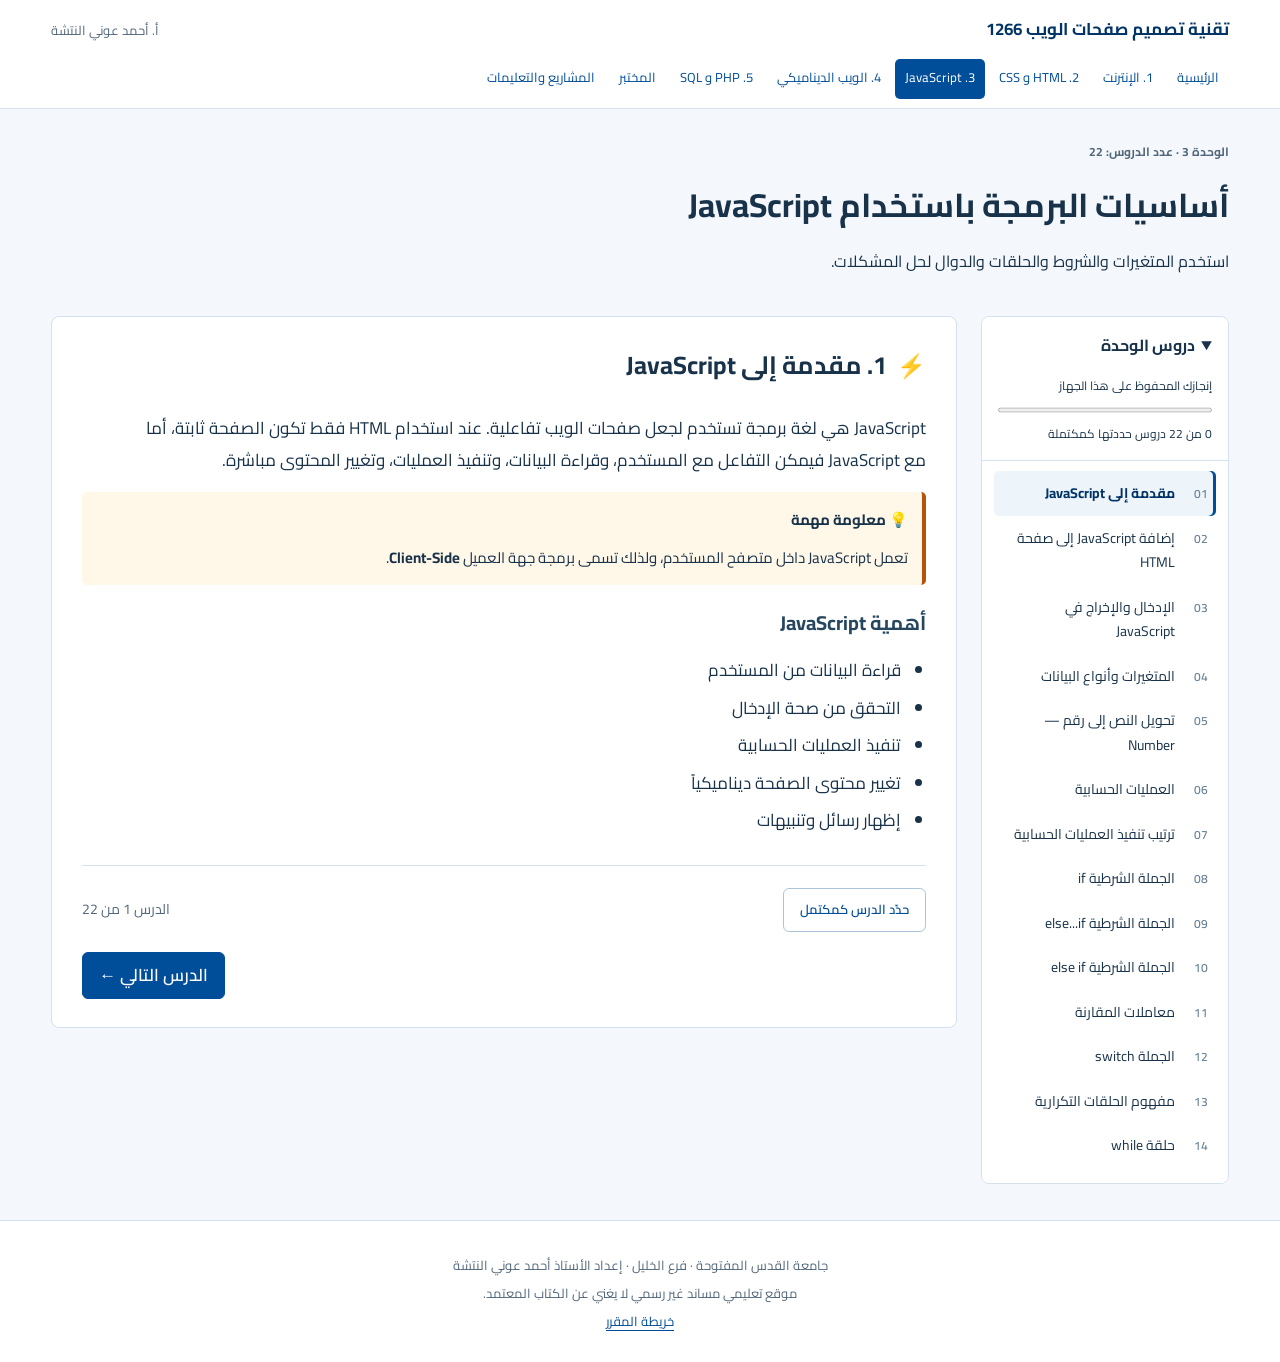
<file: units/unit3.html>
<!doctype html>
<html dir="rtl" lang="ar"><head><meta charset="utf-8"/><meta content="width=device-width,initial-scale=1" name="viewport"/><meta content="تعلّم تصميم صفحات الويب 1266: دروس عربية وأمثلة عملية ومختبر تفاعلي." name="description"/><title>أساسيات البرمجة باستخدام JavaScript | مقرر 1266</title><link href="../assets/css/learning.css?v=20261020d" rel="stylesheet"/><script defer="" src="../assets/js/learning.js?v=20261020d"></script><script defer="True" src="../assets/vendor/prism.min.js"></script><script defer="True" src="../assets/vendor/prism-markup-templating.min.js"></script><script defer="True" src="../assets/vendor/prism-php.min.js"></script><script defer="True" src="../assets/vendor/prism-sql.min.js"></script></head><body class="learning-page" data-unit="3"><a class="skip-link" href="#content">انتقل إلى المحتوى</a><header class="site-header"><div class="site-bar"><a class="brand" href="../index.html">تقنية تصميم صفحات الويب <b dir="ltr">1266</b></a><span>أ. أحمد عوني النتشة</span></div><nav aria-label="التنقل الرئيسي" class="course-nav"><a href="../index.html">الرئيسية</a><a href="../units/unit1.html">1. الإنترنت</a><a href="../units/unit2.html">2. <bdi dir="ltr">HTML</bdi> و <bdi dir="ltr">CSS</bdi></a><a aria-current="page" href="../units/unit3.html">3. <bdi dir="ltr">JavaScript</bdi></a><a href="../units/unit4.html">4. الويب الديناميكي</a><a href="../units/unit5.html">5. <bdi dir="ltr">PHP</bdi> و <bdi dir="ltr">SQL</bdi></a><a href="../lab.html">المختبر</a><a href="../practical.html">المشاريع والتعليمات</a></nav></header><section class="unit-intro learning-wrap"><p class="eyebrow">الوحدة 3 · عدد الدروس: 22</p><h1>أساسيات البرمجة باستخدام <bdi dir="ltr">JavaScript</bdi></h1><p>استخدم المتغيرات والشروط والحلقات والدوال لحل المشكلات.</p></section><div class="learning-wrap learning-layout"><aside class="learning-toc"><details data-toc="" open=""><summary>دروس الوحدة</summary><div class="progress-summary"><label for="unit-progress">إنجازك المحفوظ على هذا الجهاز</label><progress id="unit-progress" max="22" value="0"></progress><span data-progress-text="">0 من 22</span></div><nav aria-label="فهرس دروس الوحدة"><a data-lesson-link="intro" href="#intro" title="01 1. مقدمة إلى JavaScript"><span>01</span><span class="toc-label">مقدمة إلى <bdi dir="ltr">JavaScript</bdi></span><small data-done="intro"></small></a><a data-lesson-link="addjs" href="#addjs" title="02 2. إضافة JavaScript إلى صفحة HTML"><span>02</span><span class="toc-label">إضافة <bdi dir="ltr">JavaScript</bdi> إلى صفحة <bdi dir="ltr">HTML</bdi></span><small data-done="addjs"></small></a><a data-lesson-link="input-output" href="#input-output" title="03 3. الإدخال والإخراج في JavaScript"><span>03</span><span class="toc-label">الإدخال والإخراج في <bdi dir="ltr">JavaScript</bdi></span><small data-done="input-output"></small></a><a data-lesson-link="variables" href="#variables" title="04 4. المتغيرات وأنواع البيانات"><span>04</span><span class="toc-label">المتغيرات وأنواع البيانات</span><small data-done="variables"></small></a><a data-lesson-link="number" href="#number" title="05 5. تحويل النص إلى رقم — Number()"><span>05</span><span class="toc-label">تحويل النص إلى رقم — <bdi dir="ltr">Number</bdi></span><small data-done="number"></small></a><a data-lesson-link="operators" href="#operators" title="06 6. العمليات الحسابية"><span>06</span><span class="toc-label">العمليات الحسابية</span><small data-done="operators"></small></a><a data-lesson-link="precedence" href="#precedence" title="07 7. ترتيب تنفيذ العمليات الحسابية"><span>07</span><span class="toc-label">ترتيب تنفيذ العمليات الحسابية</span><small data-done="precedence"></small></a><a data-lesson-link="if" href="#if" title="08 8. الجملة الشرطية if"><span>08</span><span class="toc-label">الجملة الشرطية <bdi dir="ltr">if</bdi></span><small data-done="if"></small></a><a data-lesson-link="ifelse" href="#ifelse" title="09 9. الجملة الشرطية if...else"><span>09</span><span class="toc-label">الجملة الشرطية <bdi dir="ltr">if</bdi>...<bdi dir="ltr">else</bdi></span><small data-done="ifelse"></small></a><a data-lesson-link="elseif" href="#elseif" title="10 10. الجملة الشرطية else if"><span>10</span><span class="toc-label">الجملة الشرطية <bdi dir="ltr">else if</bdi></span><small data-done="elseif"></small></a><a data-lesson-link="comparison" href="#comparison" title="11 11. معاملات المقارنة"><span>11</span><span class="toc-label">معاملات المقارنة</span><small data-done="comparison"></small></a><a data-lesson-link="switch" href="#switch" title="12 12. الجملة switch"><span>12</span><span class="toc-label">الجملة <bdi dir="ltr">switch</bdi></span><small data-done="switch"></small></a><a data-lesson-link="loops" href="#loops" title="13 13. مفهوم الحلقات التكرارية"><span>13</span><span class="toc-label">مفهوم الحلقات التكرارية</span><small data-done="loops"></small></a><a data-lesson-link="while" href="#while" title="14 14. حلقة while"><span>14</span><span class="toc-label">حلقة <bdi dir="ltr">while</bdi></span><small data-done="while"></small></a><a data-lesson-link="dowhile" href="#dowhile" title="15 15. حلقة do...while"><span>15</span><span class="toc-label">حلقة <bdi dir="ltr">do</bdi>...<bdi dir="ltr">while</bdi></span><small data-done="dowhile"></small></a><a data-lesson-link="for" href="#for" title="16 16. حلقة for"><span>16</span><span class="toc-label">حلقة <bdi dir="ltr">for</bdi></span><small data-done="for"></small></a><a data-lesson-link="arrays" href="#arrays" title="17 17. المصفوفات Arrays"><span>17</span><span class="toc-label">المصفوفات <bdi dir="ltr">Arrays</bdi></span><small data-done="arrays"></small></a><a data-lesson-link="arrays-loops" href="#arrays-loops" title="18 18. استخدام المصفوفات مع الحلقات"><span>18</span><span class="toc-label">استخدام المصفوفات مع الحلقات</span><small data-done="arrays-loops"></small></a><a data-lesson-link="functions" href="#functions" title="19 19. الدوال Functions"><span>19</span><span class="toc-label">الدوال <bdi dir="ltr">Functions</bdi></span><small data-done="functions"></small></a><a data-lesson-link="full-example" href="#full-example" title="20 20. مثال تطبيقي شامل"><span>20</span><span class="toc-label">مثال تطبيقي شامل</span><small data-done="full-example"></small></a><a data-lesson-link="interactive" href="#interactive" title="21 مختبر JavaScript"><span>21</span><span class="toc-label">مختبر <bdi dir="ltr">JavaScript</bdi></span><small data-done="interactive"></small></a><a data-lesson-link="exercises" href="#exercises" title="22 22. التمارين مع الحلول"><span>22</span><span class="toc-label">التمارين مع الحلول</span><small data-done="exercises"></small></a></nav></details></aside><main id="content"><section class="lesson" data-step="" id="intro">
<div class="card-header">
<div class="section-icon">⚡</div>
<h2>1. مقدمة إلى <bdi dir="ltr">JavaScript</bdi></h2>
</div>
<p><bdi dir="ltr">JavaScript</bdi> هي لغة برمجة تستخدم لجعل صفحات الويب تفاعلية. عند استخدام <bdi dir="ltr">HTML</bdi> فقط تكون الصفحة ثابتة، أما مع <bdi dir="ltr">JavaScript</bdi> فيمكن التفاعل مع المستخدم، وقراءة البيانات، وتنفيذ العمليات، وتغيير المحتوى مباشرة.</p>
<div class="note">
<div class="mini-title">💡 معلومة مهمة</div>
          تعمل <bdi dir="ltr">JavaScript</bdi> داخل متصفح المستخدم، ولذلك تسمى برمجة جهة العميل <strong><bdi dir="ltr">Client-Side</bdi></strong>.
        </div>
<h3>أهمية <bdi dir="ltr">JavaScript</bdi></h3>
<ul class="clean">
<li>قراءة البيانات من المستخدم</li>
<li>التحقق من صحة الإدخال</li>
<li>تنفيذ العمليات الحسابية</li>
<li>تغيير محتوى الصفحة ديناميكياً</li>
<li>إظهار رسائل وتنبيهات</li>
</ul>
<div class="lesson-completion"><button aria-pressed="false" class="secondary" data-complete="intro" type="button">حدّد الدرس كمكتمل</button><span data-step-position="">الدرس 1 من 22</span></div><nav aria-label="التنقل بين الدروس" class="lesson-pagination"><span></span><a class="button" href="#addjs">الدرس التالي ←</a></nav></section><section class="lesson" data-step="" id="addjs">
<div class="card-header">
<div class="section-icon">🔗</div>
<h2>2. إضافة <bdi dir="ltr">JavaScript</bdi> إلى صفحة <bdi dir="ltr">HTML</bdi></h2>
</div>
<p>نستخدم الوسم <strong>&lt;<bdi dir="ltr">script</bdi>&gt;</strong> لكتابة <bdi dir="ltr">JavaScript</bdi> داخل <bdi dir="ltr">HTML</bdi>. هذا الوسم يخبر المتصفح أن الكود داخله هو <bdi dir="ltr">JavaScript</bdi>.</p>
<h3>المثال</h3>
<div class="code-toolbar"><button data-copy-target="u3-addjs-0" type="button">نسخ الكود</button><a class="button secondary" href="../lab.html?example=u3-addjs-0">جرّب المثال</a></div><pre id="u3-addjs-0">&lt;html&gt;
&lt;body&gt;

&lt;h2&gt;JavaScript Example&lt;/h2&gt;
&lt;p id="demo"&gt;&lt;/p&gt;

&lt;script&gt;
document.getElementById("demo").innerHTML = "My First JavaScript";
&lt;/script&gt;

&lt;/body&gt;
&lt;/html&gt;</pre>
<h3>شرح السطور</h3>
<div class="explain-row"><span class="label">السطر 4</span><p>عنوان داخل الصفحة.</p></div>
<div class="explain-row"><span class="label">السطر 5</span><p>فقرة <bdi dir="ltr">HTML</bdi> تحمل المعرف <code>demo</code>.</p></div>
<div class="explain-row"><span class="label">السطر 8</span><p>الوصول للعنصر بالمعرف <bdi dir="ltr">demo</bdi> وتغيير محتواه عبر <code>innerHTML</code>.</p></div>
<div class="two-col" style="margin-top:14px">
<div aria-live="polite" class="result-box"><div class="mini-title">📥 المدخل</div>لا يوجد.</div>
<div aria-live="polite" class="result-box"><div class="mini-title">📤 المخرج</div>يظهر النص: <strong><bdi dir="ltr">My First JavaScript</bdi></strong></div>
</div>
<div class="lesson-completion"><button aria-pressed="false" class="secondary" data-complete="addjs" type="button">حدّد الدرس كمكتمل</button><span data-step-position="">الدرس 2 من 22</span></div><nav aria-label="التنقل بين الدروس" class="lesson-pagination"><a class="button secondary" href="#intro">→ الدرس السابق</a><a class="button" href="#input-output">الدرس التالي ←</a></nav></section><section class="lesson" data-step="" id="input-output">
<div class="card-header">
<div class="section-icon">🖥️</div>
<h2>3. الإدخال والإخراج في <bdi dir="ltr">JavaScript</bdi></h2>
</div>
<h3>أولاً: الإدخال — <bdi dir="ltr">prompt</bdi>()</h3>
<p>تعرض مربع حوار يطلب إدخالاً من المستخدم وتعيد القيمة المدخلة.</p>
<div class="code-toolbar"><button data-copy-target="u3-input-output-0" type="button">نسخ الكود</button><a class="button secondary" href="../lab.html?example=u3-input-output-0">جرّب المثال</a></div><pre id="u3-input-output-0">var name = prompt("Please enter your name:");
alert("Hello " + name);</pre>
<div class="two-col" style="margin-top:10px">
<div aria-live="polite" class="result-box"><div class="mini-title">📥 المدخل</div><bdi dir="ltr">Ahmad</bdi></div>
<div aria-live="polite" class="result-box"><div class="mini-title">📤 المخرج</div><bdi dir="ltr">Hello Ahmad</bdi></div>
</div>
<h3>ثانياً: الإخراج — <bdi dir="ltr">alert</bdi>()</h3>
<p>تعرض رسالة للمستخدم داخل مربع حوار.</p>
<div class="code-toolbar"><button data-copy-target="u3-input-output-1" type="button">نسخ الكود</button><a class="button secondary" href="../lab.html?example=u3-input-output-1">جرّب المثال</a></div><pre id="u3-input-output-1">alert("Welcome to JavaScript");</pre>
<h3>ثالثاً: الكتابة في الصفحة — <bdi dir="ltr">document</bdi>.<bdi dir="ltr">write</bdi>()</h3>
<div class="code-toolbar"><button data-copy-target="u3-input-output-2" type="button">نسخ الكود</button><a class="button secondary" href="../lab.html?example=u3-input-output-2">جرّب المثال</a></div><pre id="u3-input-output-2">document.write("This is JavaScript Output");</pre>
<div class="warning" style="margin-top:10px">
<div class="mini-title">⚠️ تنبيه</div>
          يُفضَّل استخدام <bdi dir="ltr">document</bdi>.<bdi dir="ltr">write</bdi> في الأمثلة التعليمية البسيطة فقط.
        </div>
<h3>رابعاً: تغيير محتوى عنصر — <bdi dir="ltr">innerHTML</bdi></h3>
<div class="code-toolbar"><button data-copy-target="u3-input-output-3" type="button">نسخ الكود</button><a class="button secondary" href="../lab.html?example=u3-input-output-3">جرّب المثال</a></div><pre id="u3-input-output-3">&lt;p id="demo"&gt;&lt;/p&gt;
&lt;script&gt;
document.getElementById("demo").innerHTML = "Hello JavaScript";
&lt;/script&gt;</pre>
<bdi dir="ltr">COMPARISON SECTION</bdi>
<div class="compare-section" style="margin-top:32px">
<div class="compare-header">
<span style="font-size:1.3rem">⚡</span>
<span class="compare-header-title">المقارنة بين طرق الإخراج الثلاث</span>
<span class="compare-header-badge">مقارنة مهمة</span>
</div>
<div class="compare-grid">
<bdi dir="ltr">alert</bdi>
<div class="compare-col">
<div class="compare-col-head">
<span class="col-method alert-color"><bdi dir="ltr">alert</bdi>()</span>
<span class="col-subtitle">مربع حوار منبثق</span>
</div>
<div class="compare-body">
<div class="compare-row-item"><span class="dot alert-dot"></span>يعرض رسالة في نافذة منبثقة منفصلة</div>
<div class="compare-row-item"><span class="dot alert-dot"></span>يوقف تنفيذ البرنامج حتى يضغط المستخدم موافق</div>
<div class="compare-row-item"><span class="dot alert-dot"></span>لا يغير محتوى الصفحة</div>
<div class="compare-row-item"><span class="dot alert-dot"></span>يظهر نص فقط، بدون تنسيق <bdi dir="ltr">HTML</bdi></div>
</div>
<div class="compare-use alert-use">✅ مثالي لـ: التنبيهات، تأكيد نتائج، الاختبار السريع</div>
</div>
<bdi dir="ltr">document</bdi>.<bdi dir="ltr">write</bdi>
<div class="compare-col">
<div class="compare-col-head">
<span class="col-method write-color"><bdi dir="ltr">document</bdi>.<bdi dir="ltr">write</bdi>()</span>
<span class="col-subtitle">كتابة مباشرة في الصفحة</span>
</div>
<div class="compare-body">
<div class="compare-row-item"><span class="dot write-dot"></span>يكتب النص مباشرة داخل صفحة الويب</div>
<div class="compare-row-item"><span class="dot write-dot"></span>إذا استُدعي بعد تحميل الصفحة يمسح المحتوى كله</div>
<div class="compare-row-item"><span class="dot write-dot"></span>لا يمكن تحديد مكان محدد في الصفحة</div>
<div class="compare-row-item"><span class="dot write-dot"></span>يدعم كتابة وسوم <bdi dir="ltr">HTML</bdi> داخله</div>
</div>
<div class="compare-use write-use">⚠️ مثالي لـ: الأمثلة التعليمية البسيطة فقط</div>
</div>
<bdi dir="ltr">innerHTML</bdi>
<div class="compare-col">
<div class="compare-col-head">
<span class="col-method inner-color"><bdi dir="ltr">innerHTML</bdi></span>
<span class="col-subtitle">تعديل عنصر محدد</span>
</div>
<div class="compare-body">
<div class="compare-row-item"><span class="dot inner-dot"></span>يغير محتوى عنصر <bdi dir="ltr">HTML</bdi> بعينه عبر <bdi dir="ltr">id</bdi></div>
<div class="compare-row-item"><span class="dot inner-dot"></span>لا يؤثر على بقية محتوى الصفحة</div>
<div class="compare-row-item"><span class="dot inner-dot"></span>يدعم وسوم <bdi dir="ltr">HTML</bdi> داخله</div>
<div class="compare-row-item"><span class="dot inner-dot"></span>الأسلوب الاحترافي المُفضَّل في المشاريع</div>
</div>
<div class="compare-use inner-use">🏆 مثالي لـ: المشاريع الحقيقية وتحديث أجزاء الصفحة</div>
</div>
</div>
</div>
<bdi dir="ltr">Examples for each</bdi>
<h3>أمثلة مقارنة — نفس النتيجة بثلاث طرق</h3>
<p style="margin-bottom:4px">الهدف: عرض الجملة <code>"مرحباً بك في JavaScript"</code> بالطرق الثلاث:</p>
<div class="compare-examples">
<div class="compare-example-block">
<div class="ceb-head ceb-alert">🔔 <bdi dir="ltr">alert</bdi>()</div>
<div class="ceb-code"><bdi dir="ltr">alert</bdi>("مرحباً بك في <bdi dir="ltr">JavaScript</bdi>");</div>
<div class="ceb-result">📤 النتيجة: <strong>نافذة منبثقة</strong> تحتوي الرسالة — تتوقف الصفحة حتى يغلقها المستخدم</div>
</div>
<div class="compare-example-block">
<div class="ceb-head ceb-write">📄 <bdi dir="ltr">document</bdi>.<bdi dir="ltr">write</bdi>()</div>
<div class="ceb-code"><bdi dir="ltr">document</bdi>.<bdi dir="ltr">write</bdi>("مرحباً بك في <bdi dir="ltr">JavaScript</bdi>");</div>
<div class="ceb-result">📤 النتيجة: <strong>يُكتب النص</strong> داخل الصفحة في مكان تنفيذ السطر</div>
</div>
<div class="compare-example-block">
<div class="ceb-head ceb-inner">✏️ <bdi dir="ltr">innerHTML</bdi></div>
<div class="ceb-code">&lt;<bdi dir="ltr">p id</bdi>="<bdi dir="ltr">out</bdi>"&gt;&lt;/<bdi dir="ltr">p</bdi>&gt;
&lt;<bdi dir="ltr">script</bdi>&gt;
<bdi dir="ltr">document</bdi>.<bdi dir="ltr">getElementById</bdi>("<bdi dir="ltr">out</bdi>")
  .<bdi dir="ltr">innerHTML</bdi> = "مرحباً بك في <bdi dir="ltr">JavaScript</bdi>";
&lt;/<bdi dir="ltr">script</bdi>&gt;</div>
<div class="ceb-result">📤 النتيجة: <strong>يُحدَّث العنصر</strong> الذي <bdi dir="ltr">id</bdi>="<bdi dir="ltr">out</bdi>" فقط دون المساس بباقي الصفحة</div>
</div>
</div>
<bdi dir="ltr">When to use</bdi>
<div class="note" style="margin-top:20px">
<div class="mini-title">💡 متى تستخدم كل طريقة؟</div>
<ul class="clean" style="margin-top:8px">
<li>استخدم <strong style="color:#ff9f43"><bdi dir="ltr">alert</bdi>()</strong> عند الحاجة لتنبيه المستخدم أو اختبار قيمة متغير بسرعة.</li>
<li>استخدم <strong style="color:#48dbfb"><bdi dir="ltr">document</bdi>.<bdi dir="ltr">write</bdi>()</strong> في الأمثلة والشرح التعليمي البسيط فقط.</li>
<li>استخدم <strong style="color:#ff6b9d"><bdi dir="ltr">innerHTML</bdi></strong> في المشاريع الحقيقية لتحديث أجزاء محددة من الصفحة.</li>
</ul>
</div>
<div class="lesson-completion"><button aria-pressed="false" class="secondary" data-complete="input-output" type="button">حدّد الدرس كمكتمل</button><span data-step-position="">الدرس 3 من 22</span></div><nav aria-label="التنقل بين الدروس" class="lesson-pagination"><a class="button secondary" href="#addjs">→ الدرس السابق</a><a class="button" href="#variables">الدرس التالي ←</a></nav></section><section class="lesson" data-step="" id="variables">
<div class="card-header">
<div class="section-icon">📦</div>
<h2>4. المتغيرات وأنواع البيانات</h2>
</div>
<p>المتغير مكان في الذاكرة لتخزين قيمة. في <bdi dir="ltr">JavaScript</bdi> نعرّف المتغير بالكلمة <code>var</code>.</p>
<h3>المثال</h3>
<div class="code-toolbar"><button data-copy-target="u3-variables-0" type="button">نسخ الكود</button><a class="button secondary" href="../lab.html?example=u3-variables-0">جرّب المثال</a></div><pre id="u3-variables-0">var price1 = 5;
var price2 = 6;
var total = price1 + price2;

alert(total);</pre>
<div class="two-col" style="margin-top:12px">
<div aria-live="polite" class="result-box"><div class="mini-title">📥 المدخل</div>لا يوجد.</div>
<div aria-live="polite" class="result-box"><div class="mini-title">📤 المخرج</div><strong>11</strong></div>
</div>
<h3>أنواع البيانات الأساسية</h3>
<div class="types-grid">
<div class="type-card">
<span class="type-icon">📝</span>
<span class="type-name"><bdi dir="ltr">String</bdi></span>
<span class="type-ex">"<bdi dir="ltr">Ahmad</bdi>"</span>
</div>
<div class="type-card">
<span class="type-icon">🔢</span>
<span class="type-name"><bdi dir="ltr">Number</bdi></span>
<span class="type-ex">25</span>
</div>
<div class="type-card">
<span class="type-icon">✅</span>
<span class="type-name"><bdi dir="ltr">Boolean</bdi></span>
<span class="type-ex"><bdi dir="ltr">true</bdi> / <bdi dir="ltr">false</bdi></span>
</div>
</div>
<div class="note" style="margin-top:14px">
<div class="mini-title">💡 ملاحظة</div>
<bdi dir="ltr">JavaScript</bdi> حساسة لحالة الأحرف — المتغير <code>age</code> يختلف عن <code>Age</code>.
        </div>
<div class="lesson-completion"><button aria-pressed="false" class="secondary" data-complete="variables" type="button">حدّد الدرس كمكتمل</button><span data-step-position="">الدرس 4 من 22</span></div><nav aria-label="التنقل بين الدروس" class="lesson-pagination"><a class="button secondary" href="#input-output">→ الدرس السابق</a><a class="button" href="#number">الدرس التالي ←</a></nav></section><section class="lesson" data-step="" id="number">
<div class="card-header">
<div class="section-icon">🔄</div>
<h2>5. تحويل النص إلى رقم — <bdi dir="ltr">Number</bdi>()</h2>
</div>
<p>دالة <code>prompt()</code> تعيد القيمة دائماً كنص. لإجراء عمليات حسابية يجب تحويله باستخدام <code>Number()</code>.</p>
<h3>المثال</h3>
<div class="code-toolbar"><button data-copy-target="u3-number-0" type="button">نسخ الكود</button><a class="button secondary" href="../lab.html?example=u3-number-0">جرّب المثال</a></div><pre id="u3-number-0">var num1 = Number(prompt("Enter first number"));
var num2 = Number(prompt("Enter second number"));

var sum = num1 + num2;

alert(sum);</pre>
<div class="two-col" style="margin-top:12px">
<div aria-live="polite" class="result-box"><div class="mini-title">📥 المدخل</div>5 و 7</div>
<div aria-live="polite" class="result-box"><div class="mini-title">📤 المخرج</div><strong>12</strong></div>
</div>
<div class="lesson-completion"><button aria-pressed="false" class="secondary" data-complete="number" type="button">حدّد الدرس كمكتمل</button><span data-step-position="">الدرس 5 من 22</span></div><nav aria-label="التنقل بين الدروس" class="lesson-pagination"><a class="button secondary" href="#variables">→ الدرس السابق</a><a class="button" href="#operators">الدرس التالي ←</a></nav></section><section class="lesson" data-step="" id="operators">
<div class="card-header">
<div class="section-icon">➕</div>
<h2>6. العمليات الحسابية</h2>
</div>
<p>تستخدم للحسابات الرياضية داخل البرنامج.</p>
<div class="ops-grid">
<div class="op-chip"><span class="op-sym">+</span><span class="op-name">الجمع</span></div>
<div class="op-chip"><span class="op-sym">-</span><span class="op-name">الطرح</span></div>
<div class="op-chip"><span class="op-sym">*</span><span class="op-name">الضرب</span></div>
<div class="op-chip"><span class="op-sym">/</span><span class="op-name">القسمة</span></div>
<div class="op-chip"><span class="op-sym">%</span><span class="op-name">باقي القسمة</span></div>
</div>
<h3>المثال</h3>
<div class="code-toolbar"><button data-copy-target="u3-operators-0" type="button">نسخ الكود</button><a class="button secondary" href="../lab.html?example=u3-operators-0">جرّب المثال</a></div><pre id="u3-operators-0">var a = 10;
var b = 5;

var sum = a + b;   // 15
var sub = a - b;   // 5
var mul = a * b;   // 50
var div = a / b;   // 2
var mod = 10 % 3;  // 1</pre>
<div class="lesson-completion"><button aria-pressed="false" class="secondary" data-complete="operators" type="button">حدّد الدرس كمكتمل</button><span data-step-position="">الدرس 6 من 22</span></div><nav aria-label="التنقل بين الدروس" class="lesson-pagination"><a class="button secondary" href="#number">→ الدرس السابق</a><a class="button" href="#precedence">الدرس التالي ←</a></nav></section><section class="lesson" data-step="" id="precedence">
<div class="card-header">
<div class="section-icon">📐</div>
<h2>7. ترتيب تنفيذ العمليات الحسابية</h2>
</div>
<p>إذا احتوى التعبير على أكثر من عملية، تنفذ <bdi dir="ltr">JavaScript</bdi> حسب ترتيب محدد:</p>
<ul class="clean">
<li>الأقواس أولاً</li>
<li>الضرب والقسمة</li>
<li>الجمع والطرح</li>
</ul>
<h3>المثال</h3>
<div class="code-toolbar"><button data-copy-target="u3-precedence-0" type="button">نسخ الكود</button><a class="button secondary" href="../lab.html?example=u3-precedence-0">جرّب المثال</a></div><pre id="u3-precedence-0">var result = 5 + 3 * 2;

alert(result);</pre>
<p style="margin-top:10px">يُنفَّذ الضرب أولاً: 3 × 2 = 6، ثم الجمع: 5 + 6 = 11</p>
<div class="output-badge">📤 النتيجة: 11</div>
<div class="lesson-completion"><button aria-pressed="false" class="secondary" data-complete="precedence" type="button">حدّد الدرس كمكتمل</button><span data-step-position="">الدرس 7 من 22</span></div><nav aria-label="التنقل بين الدروس" class="lesson-pagination"><a class="button secondary" href="#operators">→ الدرس السابق</a><a class="button" href="#if">الدرس التالي ←</a></nav></section><section class="lesson" data-step="" id="if">
<div class="card-header">
<div class="section-icon">🔀</div>
<h2>8. الجملة الشرطية <bdi dir="ltr">if</bdi></h2>
</div>
<p>تنفذ أوامر معينة إذا تحقق شرط محدد. إذا لم يتحقق الشرط يتم تجاهل الكود.</p>
<h3>المثال — تحديد النجاح</h3>
<div class="code-toolbar"><button data-copy-target="u3-if-0" type="button">نسخ الكود</button><a class="button secondary" href="../lab.html?example=u3-if-0">جرّب المثال</a></div><pre id="u3-if-0">var mark = Number(prompt("Enter student mark"));

if(mark &gt;= 50){
  alert("Pass");
}</pre>
<div class="two-col" style="margin-top:12px">
<div aria-live="polite" class="result-box"><div class="mini-title">📥 المدخل</div>70</div>
<div aria-live="polite" class="result-box"><div class="mini-title">📤 المخرج</div><strong><bdi dir="ltr">Pass</bdi></strong></div>
</div>
<div class="lesson-completion"><button aria-pressed="false" class="secondary" data-complete="if" type="button">حدّد الدرس كمكتمل</button><span data-step-position="">الدرس 8 من 22</span></div><nav aria-label="التنقل بين الدروس" class="lesson-pagination"><a class="button secondary" href="#precedence">→ الدرس السابق</a><a class="button" href="#ifelse">الدرس التالي ←</a></nav></section><section class="lesson" data-step="" id="ifelse">
<div class="card-header">
<div class="section-icon">⚖️</div>
<h2>9. الجملة الشرطية <bdi dir="ltr">if</bdi>...<bdi dir="ltr">else</bdi></h2>
</div>
<p>تستخدم عند وجود مسارين: مسار إذا تحقق الشرط، وآخر إذا لم يتحقق.</p>
<h3>المثال</h3>
<div class="code-toolbar"><button data-copy-target="u3-ifelse-0" type="button">نسخ الكود</button><a class="button secondary" href="../lab.html?example=u3-ifelse-0">جرّب المثال</a></div><pre id="u3-ifelse-0">var mark = Number(prompt("Enter student mark"));

if(mark &gt;= 50){
  alert("Pass");
}
else{
  alert("Fail");
}</pre>
<div class="two-col" style="margin-top:12px">
<div aria-live="polite" class="result-box"><div class="mini-title">📥 المدخل</div>40</div>
<div aria-live="polite" class="result-box"><div class="mini-title">📤 المخرج</div><strong><bdi dir="ltr">Fail</bdi></strong></div>
</div>
<div class="lesson-completion"><button aria-pressed="false" class="secondary" data-complete="ifelse" type="button">حدّد الدرس كمكتمل</button><span data-step-position="">الدرس 9 من 22</span></div><nav aria-label="التنقل بين الدروس" class="lesson-pagination"><a class="button secondary" href="#if">→ الدرس السابق</a><a class="button" href="#elseif">الدرس التالي ←</a></nav></section><section class="lesson" data-step="" id="elseif">
<div class="card-header">
<div class="section-icon">🎯</div>
<h2>10. الجملة الشرطية <bdi dir="ltr">else if</bdi></h2>
</div>
<p>تستخدم عند وجود أكثر من احتمال أو مسار.</p>
<h3>المثال — تقدير الطالب</h3>
<div class="code-toolbar"><button data-copy-target="u3-elseif-0" type="button">نسخ الكود</button><a class="button secondary" href="../lab.html?example=u3-elseif-0">جرّب المثال</a></div><pre id="u3-elseif-0">var mark = Number(prompt("Enter student mark"));

if(mark &gt;= 90){
  alert("Excellent");
}
else if(mark &gt;= 80){
  alert("Very Good");
}
else if(mark &gt;= 70){
  alert("Good");
}
else if(mark &gt;= 50){
  alert("Pass");
}
else{
  alert("Fail");
}</pre>
<div class="two-col" style="margin-top:12px">
<div aria-live="polite" class="result-box"><div class="mini-title">📥 المدخل</div>85</div>
<div aria-live="polite" class="result-box"><div class="mini-title">📤 المخرج</div><strong><bdi dir="ltr">Very Good</bdi></strong></div>
</div>
<div class="lesson-completion"><button aria-pressed="false" class="secondary" data-complete="elseif" type="button">حدّد الدرس كمكتمل</button><span data-step-position="">الدرس 10 من 22</span></div><nav aria-label="التنقل بين الدروس" class="lesson-pagination"><a class="button secondary" href="#ifelse">→ الدرس السابق</a><a class="button" href="#comparison">الدرس التالي ←</a></nav></section><section class="lesson" data-step="" id="comparison">
<div class="card-header">
<div class="section-icon">🔍</div>
<h2>11. معاملات المقارنة</h2>
</div>
<p>تستخدم داخل الشروط لمعرفة العلاقة بين القيم.</p>
<div class="ops-grid">
<div class="op-chip"><span class="op-sym">==</span><span class="op-name">يساوي</span></div>
<div class="op-chip"><span class="op-sym">!=</span><span class="op-name">لا يساوي</span></div>
<div class="op-chip"><span class="op-sym">&gt;</span><span class="op-name">أكبر من</span></div>
<div class="op-chip"><span class="op-sym">&lt;</span><span class="op-name">أصغر من</span></div>
<div class="op-chip"><span class="op-sym">&gt;=</span><span class="op-name">أكبر أو يساوي</span></div>
<div class="op-chip"><span class="op-sym">&lt;=</span><span class="op-name">أصغر أو يساوي</span></div>
</div>
<h3>المثال</h3>
<div class="code-toolbar"><button data-copy-target="u3-comparison-0" type="button">نسخ الكود</button><a class="button secondary" href="../lab.html?example=u3-comparison-0">جرّب المثال</a></div><pre id="u3-comparison-0">var num1 = Number(prompt("Enter first number"));
var num2 = Number(prompt("Enter second number"));

if(num1 &gt; num2){
  alert("First number is larger");
}
else{
  alert("Second number is larger");
}</pre>
<div class="lesson-completion"><button aria-pressed="false" class="secondary" data-complete="comparison" type="button">حدّد الدرس كمكتمل</button><span data-step-position="">الدرس 11 من 22</span></div><nav aria-label="التنقل بين الدروس" class="lesson-pagination"><a class="button secondary" href="#elseif">→ الدرس السابق</a><a class="button" href="#switch">الدرس التالي ←</a></nav></section><section class="lesson" data-step="" id="switch">
<div class="card-header">
<div class="section-icon">🔘</div>
<h2>12. الجملة <bdi dir="ltr">switch</bdi></h2>
</div>
<p>تستخدم عند اختيار تنفيذ معين بناءً على قيمة متغير واحد مع عدة حالات. بديل منظم عن <bdi dir="ltr">if</bdi> المتعددة.</p>
<h3>المثال — أيام الأسبوع</h3>
<div class="code-toolbar"><button data-copy-target="u3-switch-0" type="button">نسخ الكود</button><a class="button secondary" href="../lab.html?example=u3-switch-0">جرّب المثال</a></div><pre id="u3-switch-0">var day = Number(prompt("Enter day number (1-3)"));

switch(day){

  case 1:
    alert("Sunday");
    break;

  case 2:
    alert("Monday");
    break;

  case 3:
    alert("Tuesday");
    break;

  default:
    alert("Invalid day");
}</pre>
<h3>شرح العناصر</h3>
<div class="explain-row"><span class="label"><bdi dir="ltr">switch</bdi>(<bdi dir="ltr">day</bdi>)</span><p>فحص قيمة المتغير <bdi dir="ltr">day</bdi>.</p></div>
<div class="explain-row"><span class="label"><bdi dir="ltr">case</bdi></span><p>حالة معينة يتم فحصها.</p></div>
<div class="explain-row"><span class="label"><bdi dir="ltr">break</bdi></span><p>الخروج من <bdi dir="ltr">switch</bdi> بعد تنفيذ الحالة.</p></div>
<div class="explain-row"><span class="label"><bdi dir="ltr">default</bdi></span><p>تنفذ إذا لم تتحقق أي حالة.</p></div>
<div class="two-col" style="margin-top:12px">
<div aria-live="polite" class="result-box"><div class="mini-title">📥 المدخل</div>2</div>
<div aria-live="polite" class="result-box"><div class="mini-title">📤 المخرج</div><strong><bdi dir="ltr">Monday</bdi></strong></div>
</div>
<div class="lesson-completion"><button aria-pressed="false" class="secondary" data-complete="switch" type="button">حدّد الدرس كمكتمل</button><span data-step-position="">الدرس 12 من 22</span></div><nav aria-label="التنقل بين الدروس" class="lesson-pagination"><a class="button secondary" href="#comparison">→ الدرس السابق</a><a class="button" href="#loops">الدرس التالي ←</a></nav></section><section class="lesson" data-step="" id="loops">
<div class="card-header">
<div class="section-icon">🔁</div>
<h2>13. مفهوم الحلقات التكرارية</h2>
</div>
<p>نستخدم الحلقات لتكرار الأوامر عدة مرات بدلاً من كتابة نفس الكود مرات كثيرة.</p>
<div class="ops-grid" style="margin-top:14px">
<div class="op-chip"><span class="op-sym" style="font-size:1rem"><bdi dir="ltr">while</bdi></span><span class="op-name">طالما الشرط صحيح</span></div>
<div class="op-chip"><span class="op-sym" style="font-size:0.85rem"><bdi dir="ltr">do</bdi>...<bdi dir="ltr">while</bdi></span><span class="op-name">مرة على الأقل</span></div>
<div class="op-chip"><span class="op-sym" style="font-size:1rem"><bdi dir="ltr">for</bdi></span><span class="op-name">عدد محدد</span></div>
</div>
<div class="lesson-completion"><button aria-pressed="false" class="secondary" data-complete="loops" type="button">حدّد الدرس كمكتمل</button><span data-step-position="">الدرس 13 من 22</span></div><nav aria-label="التنقل بين الدروس" class="lesson-pagination"><a class="button secondary" href="#switch">→ الدرس السابق</a><a class="button" href="#while">الدرس التالي ←</a></nav></section><section class="lesson" data-step="" id="while">
<div class="card-header">
<div class="section-icon">🔄</div>
<h2>14. حلقة <bdi dir="ltr">while</bdi></h2>
</div>
<p>تنفذ الأوامر طالما أن الشرط صحيح.</p>
<h3>المثال — طباعة 1 إلى 5</h3>
<div class="code-toolbar"><button data-copy-target="u3-while-0" type="button">نسخ الكود</button><a class="button secondary" href="../lab.html?example=u3-while-0">جرّب المثال</a></div><pre id="u3-while-0">var i = 1;

while(i &lt;= 5){
  alert(i);
  i++;
}</pre>
<h3>شرح السطور</h3>
<div class="explain-row"><span class="label"><bdi dir="ltr">i</bdi> = 1</span><p>تعريف عداد يبدأ من 1.</p></div>
<div class="explain-row"><span class="label"><bdi dir="ltr">i</bdi> &lt;= 5</span><p>تكرار طالما <bdi dir="ltr">i</bdi> أقل أو يساوي 5.</p></div>
<div class="explain-row"><span class="label"><bdi dir="ltr">i</bdi>++</span><p>زيادة العداد بمقدار 1 في كل دورة.</p></div>
<div class="output-badge">📤 المخرج: 1 ثم 2 ثم 3 ثم 4 ثم 5</div>
<div class="lesson-completion"><button aria-pressed="false" class="secondary" data-complete="while" type="button">حدّد الدرس كمكتمل</button><span data-step-position="">الدرس 14 من 22</span></div><nav aria-label="التنقل بين الدروس" class="lesson-pagination"><a class="button secondary" href="#loops">→ الدرس السابق</a><a class="button" href="#dowhile">الدرس التالي ←</a></nav></section><section class="lesson" data-step="" id="dowhile">
<div class="card-header">
<div class="section-icon">🔃</div>
<h2>15. حلقة <bdi dir="ltr">do</bdi>...<bdi dir="ltr">while</bdi></h2>
</div>
<p>تشبه <bdi dir="ltr">while</bdi> لكنها تنفذ الأوامر <strong>مرة واحدة على الأقل</strong> قبل فحص الشرط.</p>
<h3>المثال</h3>
<div class="code-toolbar"><button data-copy-target="u3-dowhile-0" type="button">نسخ الكود</button><a class="button secondary" href="../lab.html?example=u3-dowhile-0">جرّب المثال</a></div><pre id="u3-dowhile-0">var number;

do{
  number = Number(prompt("Enter number greater than 10"));
}
while(number &lt;= 10);

alert("Correct number");</pre>
<div class="two-col" style="margin-top:12px">
<div aria-live="polite" class="result-box"><div class="mini-title">📥 المدخل</div>5 ثم 7 ثم 12</div>
<div aria-live="polite" class="result-box"><div class="mini-title">📤 المخرج</div><strong><bdi dir="ltr">Correct number</bdi></strong></div>
</div>
<div class="lesson-completion"><button aria-pressed="false" class="secondary" data-complete="dowhile" type="button">حدّد الدرس كمكتمل</button><span data-step-position="">الدرس 15 من 22</span></div><nav aria-label="التنقل بين الدروس" class="lesson-pagination"><a class="button secondary" href="#while">→ الدرس السابق</a><a class="button" href="#for">الدرس التالي ←</a></nav></section><section class="lesson" data-step="" id="for">
<div class="card-header">
<div class="section-icon">🔢</div>
<h2>16. حلقة <bdi dir="ltr">for</bdi></h2>
</div>
<p>تستخدم عندما يكون عدد مرات التكرار معروفاً مسبقاً. تتكون من: <strong>بداية، شرط، تحديث</strong>.</p>
<h3>المثال — مجموع 1 إلى 5</h3>
<div class="code-toolbar"><button data-copy-target="u3-for-0" type="button">نسخ الكود</button><a class="button secondary" href="../lab.html?example=u3-for-0">جرّب المثال</a></div><pre id="u3-for-0">var sum = 0;

for(var i = 1; i &lt;= 5; i++){
  sum = sum + i;
}

alert(sum);</pre>
<h3>شرح السطور</h3>
<div class="explain-row"><span class="label"><bdi dir="ltr">i</bdi> = 1</span><p>بداية العداد.</p></div>
<div class="explain-row"><span class="label"><bdi dir="ltr">i</bdi> &lt;= 5</span><p>شرط استمرار الحلقة.</p></div>
<div class="explain-row"><span class="label"><bdi dir="ltr">i</bdi>++</span><p>زيادة العداد بعد كل دورة.</p></div>
<div class="explain-row"><span class="label"><bdi dir="ltr">sum</bdi> = <bdi dir="ltr">sum</bdi> + <bdi dir="ltr">i</bdi></span><p>إضافة قيمة العداد للمجموع.</p></div>
<div class="output-badge">📤 المخرج: 15</div>
<div class="lesson-completion"><button aria-pressed="false" class="secondary" data-complete="for" type="button">حدّد الدرس كمكتمل</button><span data-step-position="">الدرس 16 من 22</span></div><nav aria-label="التنقل بين الدروس" class="lesson-pagination"><a class="button secondary" href="#dowhile">→ الدرس السابق</a><a class="button" href="#arrays">الدرس التالي ←</a></nav></section><section class="lesson" data-step="" id="arrays">
<div class="card-header">
<div class="section-icon">📋</div>
<h2>17. المصفوفات <bdi dir="ltr">Arrays</bdi></h2>
</div>
<p>تسمح بتخزين عدة قيم داخل متغير واحد. كل عنصر له رقم فهرس يبدأ من الصفر.</p>
<h3>المثال</h3>
<div class="code-toolbar"><button data-copy-target="u3-arrays-0" type="button">نسخ الكود</button><a class="button secondary" href="../lab.html?example=u3-arrays-0">جرّب المثال</a></div><pre id="u3-arrays-0">var cars = ["BMW", "Toyota", "Volvo"];

alert(cars[0]);</pre>
<h3>شرح السطور</h3>
<div class="explain-row"><span class="label"><bdi dir="ltr">cars</bdi>[0]</span><p>العنصر الأول (<bdi dir="ltr">BMW</bdi>) — الفهرس يبدأ من 0.</p></div>
<div class="explain-row"><span class="label"><bdi dir="ltr">cars</bdi>[1]</span><p>العنصر الثاني (<bdi dir="ltr">Toyota</bdi>).</p></div>
<div class="explain-row"><span class="label"><bdi dir="ltr">cars</bdi>[2]</span><p>العنصر الثالث (<bdi dir="ltr">Volvo</bdi>).</p></div>
<div class="output-badge">📤 المخرج: <bdi dir="ltr">BMW</bdi></div>
<div class="lesson-completion"><button aria-pressed="false" class="secondary" data-complete="arrays" type="button">حدّد الدرس كمكتمل</button><span data-step-position="">الدرس 17 من 22</span></div><nav aria-label="التنقل بين الدروس" class="lesson-pagination"><a class="button secondary" href="#for">→ الدرس السابق</a><a class="button" href="#arrays-loops">الدرس التالي ←</a></nav></section><section class="lesson" data-step="" id="arrays-loops">
<div class="card-header">
<div class="section-icon">🔄</div>
<h2>18. استخدام المصفوفات مع الحلقات</h2>
</div>
<p>غالباً تستخدم المصفوفات مع الحلقات لعرض جميع العناصر بشكل منظم.</p>
<h3>المثال</h3>
<div class="code-toolbar"><button data-copy-target="u3-arrays-loops-0" type="button">نسخ الكود</button><a class="button secondary" href="../lab.html?example=u3-arrays-loops-0">جرّب المثال</a></div><pre id="u3-arrays-loops-0">var cars = ["BMW", "Toyota", "Volvo"];

for(var i = 0; i &lt; cars.length; i++){
  alert(cars[i]);
}</pre>
<h3>شرح السطور</h3>
<div class="explain-row"><span class="label"><bdi dir="ltr">cars</bdi>.<bdi dir="ltr">length</bdi></span><p>عدد عناصر المصفوفة (3).</p></div>
<div class="explain-row"><span class="label"><bdi dir="ltr">cars</bdi>[<bdi dir="ltr">i</bdi>]</span><p>الوصول للعنصر الحالي حسب قيمة <bdi dir="ltr">i</bdi>.</p></div>
<div class="output-badge">📤 المخرج: <bdi dir="ltr">BMW</bdi> ثم <bdi dir="ltr">Toyota</bdi> ثم <bdi dir="ltr">Volvo</bdi></div>
<div class="lesson-completion"><button aria-pressed="false" class="secondary" data-complete="arrays-loops" type="button">حدّد الدرس كمكتمل</button><span data-step-position="">الدرس 18 من 22</span></div><nav aria-label="التنقل بين الدروس" class="lesson-pagination"><a class="button secondary" href="#arrays">→ الدرس السابق</a><a class="button" href="#functions">الدرس التالي ←</a></nav></section><section class="lesson" data-step="" id="functions">
<div class="card-header">
<div class="section-icon">⚙️</div>
<h2>19. الدوال <bdi dir="ltr">Functions</bdi></h2>
</div>
<p>الدالة مجموعة أوامر تنفذ مهمة محددة. تستخدم لتنظيم الكود وتقليل التكرار وإعادة الاستخدام.</p>
<h3>المثال — دالة الضرب</h3>
<div class="code-toolbar"><button data-copy-target="u3-functions-0" type="button">نسخ الكود</button><a class="button secondary" href="../lab.html?example=u3-functions-0">جرّب المثال</a></div><pre id="u3-functions-0">function multiply(a, b){
  return a * b;
}

var result = multiply(4, 3);

alert(result);</pre>
<h3>شرح السطور</h3>
<div class="explain-row"><span class="label"><bdi dir="ltr">function multiply</bdi>(<bdi dir="ltr">a</bdi>,<bdi dir="ltr">b</bdi>)</span><p>تعريف دالة اسمها <bdi dir="ltr">multiply</bdi> تستقبل رقمين.</p></div>
<div class="explain-row"><span class="label"><bdi dir="ltr">return a</bdi> * <bdi dir="ltr">b</bdi></span><p>تعيد حاصل ضرب الرقمين.</p></div>
<div class="explain-row"><span class="label"><bdi dir="ltr">multiply</bdi>(4, 3)</span><p>استدعاء الدالة بالقيمتين 4 و3.</p></div>
<div class="output-badge">📤 المخرج: 12</div>
<div class="lesson-completion"><button aria-pressed="false" class="secondary" data-complete="functions" type="button">حدّد الدرس كمكتمل</button><span data-step-position="">الدرس 19 من 22</span></div><nav aria-label="التنقل بين الدروس" class="lesson-pagination"><a class="button secondary" href="#arrays-loops">→ الدرس السابق</a><a class="button" href="#full-example">الدرس التالي ←</a></nav></section><section class="lesson" data-step="" id="full-example">
<div class="card-header">
<div class="section-icon">🚀</div>
<h2>20. مثال تطبيقي شامل</h2>
</div>
<p>يجمع هذا المثال عدة مفاهيم: الإدخال، المتغيرات، الحلقات، والعمليات الحسابية.</p>
<h3>الهدف — حساب مجموع قيم</h3>
<div class="code-toolbar"><button data-copy-target="u3-full-example-0" type="button">نسخ الكود</button><a class="button secondary" href="../lab.html?example=u3-full-example-0">جرّب المثال</a></div><pre id="u3-full-example-0">var n = Number(prompt("Enter number of values"));
var sum = 0;

for(var i = 1; i &lt;= n; i++){
  var num = Number(prompt("Enter number"));
  sum = sum + num;
}

alert("Total = " + sum);</pre>
<h3>شرح السطور</h3>
<div class="explain-row"><span class="label">السطر 1</span><p>قراءة عدد القيم المراد إدخالها.</p></div>
<div class="explain-row"><span class="label">السطر 2</span><p>تعريف متغير المجموع وتهيئته بصفر.</p></div>
<div class="explain-row"><span class="label">السطر 4</span><p>حلقة تتكرر <bdi dir="ltr">n</bdi> مرة.</p></div>
<div class="explain-row"><span class="label">السطر 5</span><p>قراءة قيمة جديدة في كل دورة.</p></div>
<div class="explain-row"><span class="label">السطر 6</span><p>إضافة القيمة للمجموع.</p></div>
<div class="two-col" style="margin-top:12px">
<div aria-live="polite" class="result-box"><div class="mini-title">📥 المدخل</div>3 ثم 5 ثم 7 ثم 10</div>
<div aria-live="polite" class="result-box"><div class="mini-title">📤 المخرج</div><strong><bdi dir="ltr">Total</bdi> = 22</strong></div>
</div>
<div class="lesson-completion"><button aria-pressed="false" class="secondary" data-complete="full-example" type="button">حدّد الدرس كمكتمل</button><span data-step-position="">الدرس 20 من 22</span></div><nav aria-label="التنقل بين الدروس" class="lesson-pagination"><a class="button secondary" href="#functions">→ الدرس السابق</a><a class="button" href="#interactive">الدرس التالي ←</a></nav></section><section class="lesson" data-step="" id="interactive"><h2>مختبر <bdi dir="ltr">JavaScript</bdi></h2><p>تظهر رسائل <bdi dir="ltr">alert</bdi> و<bdi dir="ltr">console</bdi> في مساحة النتيجة، وتدخل قيم <bdi dir="ltr">prompt</bdi> سطراً لكل قيمة.</p><a class="button" href="../lab.html?unit=3">تجربة جديدة</a><div class="lesson-completion"><button aria-pressed="false" class="secondary" data-complete="interactive" type="button">حدّد الدرس كمكتمل</button><span data-step-position="">الدرس 21 من 22</span></div><nav aria-label="التنقل بين الدروس" class="lesson-pagination"><a class="button secondary" href="#full-example">→ الدرس السابق</a><a class="button" href="#exercises">الدرس التالي ←</a></nav></section><section class="lesson" data-step="" id="exercises">
<div class="card-header">
<div class="section-icon">📝</div>
<h2>22. التمارين مع الحلول</h2>
</div>
<p>انقر على أي تمرين لعرض الحل.</p>
<details class="exercise">
<summary>التمرين 1 — قراءة اسم المستخدم</summary>
<div class="exercise-body">
<p>اكتب برنامجاً يقرأ اسم المستخدم ويعرض رسالة ترحيب.</p>
<div class="code-toolbar"><button data-copy-target="u3-exercises-0" type="button">نسخ الكود</button><a class="button secondary" href="../lab.html?example=u3-exercises-0">جرّب المثال</a></div><pre id="u3-exercises-0">var name = prompt("Enter your name");
alert("Welcome " + name);</pre>
</div>
</details>
<details class="exercise">
<summary>التمرين 2 — جمع رقمين</summary>
<div class="exercise-body">
<p>اكتب برنامجاً يقرأ رقمين ويعرض مجموعهما.</p>
<div class="code-toolbar"><button data-copy-target="u3-exercises-1" type="button">نسخ الكود</button><a class="button secondary" href="../lab.html?example=u3-exercises-1">جرّب المثال</a></div><pre id="u3-exercises-1">var num1 = Number(prompt("Enter first number"));
var num2 = Number(prompt("Enter second number"));
var sum = num1 + num2;
alert("Sum = " + sum);</pre>
</div>
</details>
<details class="exercise">
<summary>التمرين 3 — حساب مساحة مستطيل</summary>
<div class="exercise-body">
<p>اقرأ الطول والعرض ثم احسب مساحة المستطيل.</p>
<div class="code-toolbar"><button data-copy-target="u3-exercises-2" type="button">نسخ الكود</button><a class="button secondary" href="../lab.html?example=u3-exercises-2">جرّب المثال</a></div><pre id="u3-exercises-2">var length = Number(prompt("Enter length"));
var width = Number(prompt("Enter width"));
var area = length * width;
alert("Area = " + area);</pre>
</div>
</details>
<details class="exercise">
<summary>التمرين 4 — عدد زوجي أو فردي</summary>
<div class="exercise-body">
<p>اكتب برنامجاً يحدد إذا كان العدد زوجياً أو فردياً.</p>
<div class="code-toolbar"><button data-copy-target="u3-exercises-3" type="button">نسخ الكود</button><a class="button secondary" href="../lab.html?example=u3-exercises-3">جرّب المثال</a></div><pre id="u3-exercises-3">var num = Number(prompt("Enter a number"));

if(num % 2 == 0){
  alert("Even number");
}
else{
  alert("Odd number");
}</pre>
</div>
</details>
<details class="exercise">
<summary>التمرين 5 — تحديد نجاح الطالب</summary>
<div class="exercise-body">
<p>إذا كانت الدرجة ≥ 50 يظهر <bdi dir="ltr">Pass</bdi>، وإلا <bdi dir="ltr">Fail</bdi>.</p>
<div class="code-toolbar"><button data-copy-target="u3-exercises-4" type="button">نسخ الكود</button><a class="button secondary" href="../lab.html?example=u3-exercises-4">جرّب المثال</a></div><pre id="u3-exercises-4">var mark = Number(prompt("Enter student mark"));

if(mark &gt;= 50){
  alert("Pass");
}
else{
  alert("Fail");
}</pre>
</div>
</details>
<details class="exercise">
<summary>التمرين 6 — مجموع 1 إلى 10</summary>
<div class="exercise-body">
<p>استخدم حلقة <bdi dir="ltr">for</bdi> لحساب مجموع الأرقام من 1 إلى 10.</p>
<div class="code-toolbar"><button data-copy-target="u3-exercises-5" type="button">نسخ الكود</button><a class="button secondary" href="../lab.html?example=u3-exercises-5">جرّب المثال</a></div><pre id="u3-exercises-5">var sum = 0;

for(var i = 1; i &lt;= 10; i++){
  sum = sum + i;
}

alert("Sum = " + sum);</pre>
</div>
</details>
<details class="exercise">
<summary>التمرين 7 — طباعة 1 إلى 5 بـ <bdi dir="ltr">while</bdi></summary>
<div class="exercise-body">
<p>استخدم حلقة <bdi dir="ltr">while</bdi> لطباعة الأرقام من 1 إلى 5.</p>
<div class="code-toolbar"><button data-copy-target="u3-exercises-6" type="button">نسخ الكود</button><a class="button secondary" href="../lab.html?example=u3-exercises-6">جرّب المثال</a></div><pre id="u3-exercises-6">var i = 1;

while(i &lt;= 5){
  document.write(i + "&lt;br&gt;");
  i++;
}</pre>
</div>
</details>
<details class="exercise">
<summary>التمرين 8 — حساب متوسط 3 علامات</summary>
<div class="exercise-body">
<p>اقرأ ثلاث علامات ثم احسب المتوسط.</p>
<div class="code-toolbar"><button data-copy-target="u3-exercises-7" type="button">نسخ الكود</button><a class="button secondary" href="../lab.html?example=u3-exercises-7">جرّب المثال</a></div><pre id="u3-exercises-7">var m1 = Number(prompt("Enter mark 1"));
var m2 = Number(prompt("Enter mark 2"));
var m3 = Number(prompt("Enter mark 3"));

var avg = (m1 + m2 + m3) / 3;

alert("Average = " + avg);</pre>
</div>
</details>
<details class="exercise">
<summary>التمرين 9 — استخدام المصفوفة</summary>
<div class="exercise-body">
<p>أنشئ مصفوفة تحتوي أسماء ثلاث مدن واعرضها باستخدام <bdi dir="ltr">for</bdi>.</p>
<div class="code-toolbar"><button data-copy-target="u3-exercises-8" type="button">نسخ الكود</button><a class="button secondary" href="../lab.html?example=u3-exercises-8">جرّب المثال</a></div><pre id="u3-exercises-8">var cities = ["Hebron", "Jerusalem", "Ramallah"];

for(var i = 0; i &lt; cities.length; i++){
  document.write(cities[i] + "&lt;br&gt;");
}</pre>
</div>
</details>
<details class="exercise">
<summary>التمرين 10 — دالة لحساب مربع عدد</summary>
<div class="exercise-body">
<p>اكتب دالة تستقبل رقماً وتعيد مربعه.</p>
<div class="code-toolbar"><button data-copy-target="u3-exercises-9" type="button">نسخ الكود</button><a class="button secondary" href="../lab.html?example=u3-exercises-9">جرّب المثال</a></div><pre id="u3-exercises-9">function square(num){
  return num * num;
}

var result = square(5);
alert(result);</pre>
</div>
</details>
<div class="lesson-completion"><button aria-pressed="false" class="secondary" data-complete="exercises" type="button">حدّد الدرس كمكتمل</button><span data-step-position="">الدرس 22 من 22</span></div><nav aria-label="التنقل بين الدروس" class="lesson-pagination"><a class="button secondary" href="#interactive">→ الدرس السابق</a><a class="button" href="unit4.html">الوحدة التالية ←</a></nav></section></main></div><p class="learning-wrap save-notice" data-save-status="" role="status"></p><footer class="learning-footer"><p>جامعة القدس المفتوحة · فرع الخليل · إعداد الأستاذ أحمد عوني النتشة</p><p>موقع تعليمي مساند غير رسمي لا يغني عن الكتاب المعتمد.</p><a href="../index.html">خريطة المقرر</a></footer></body></html>
</file>
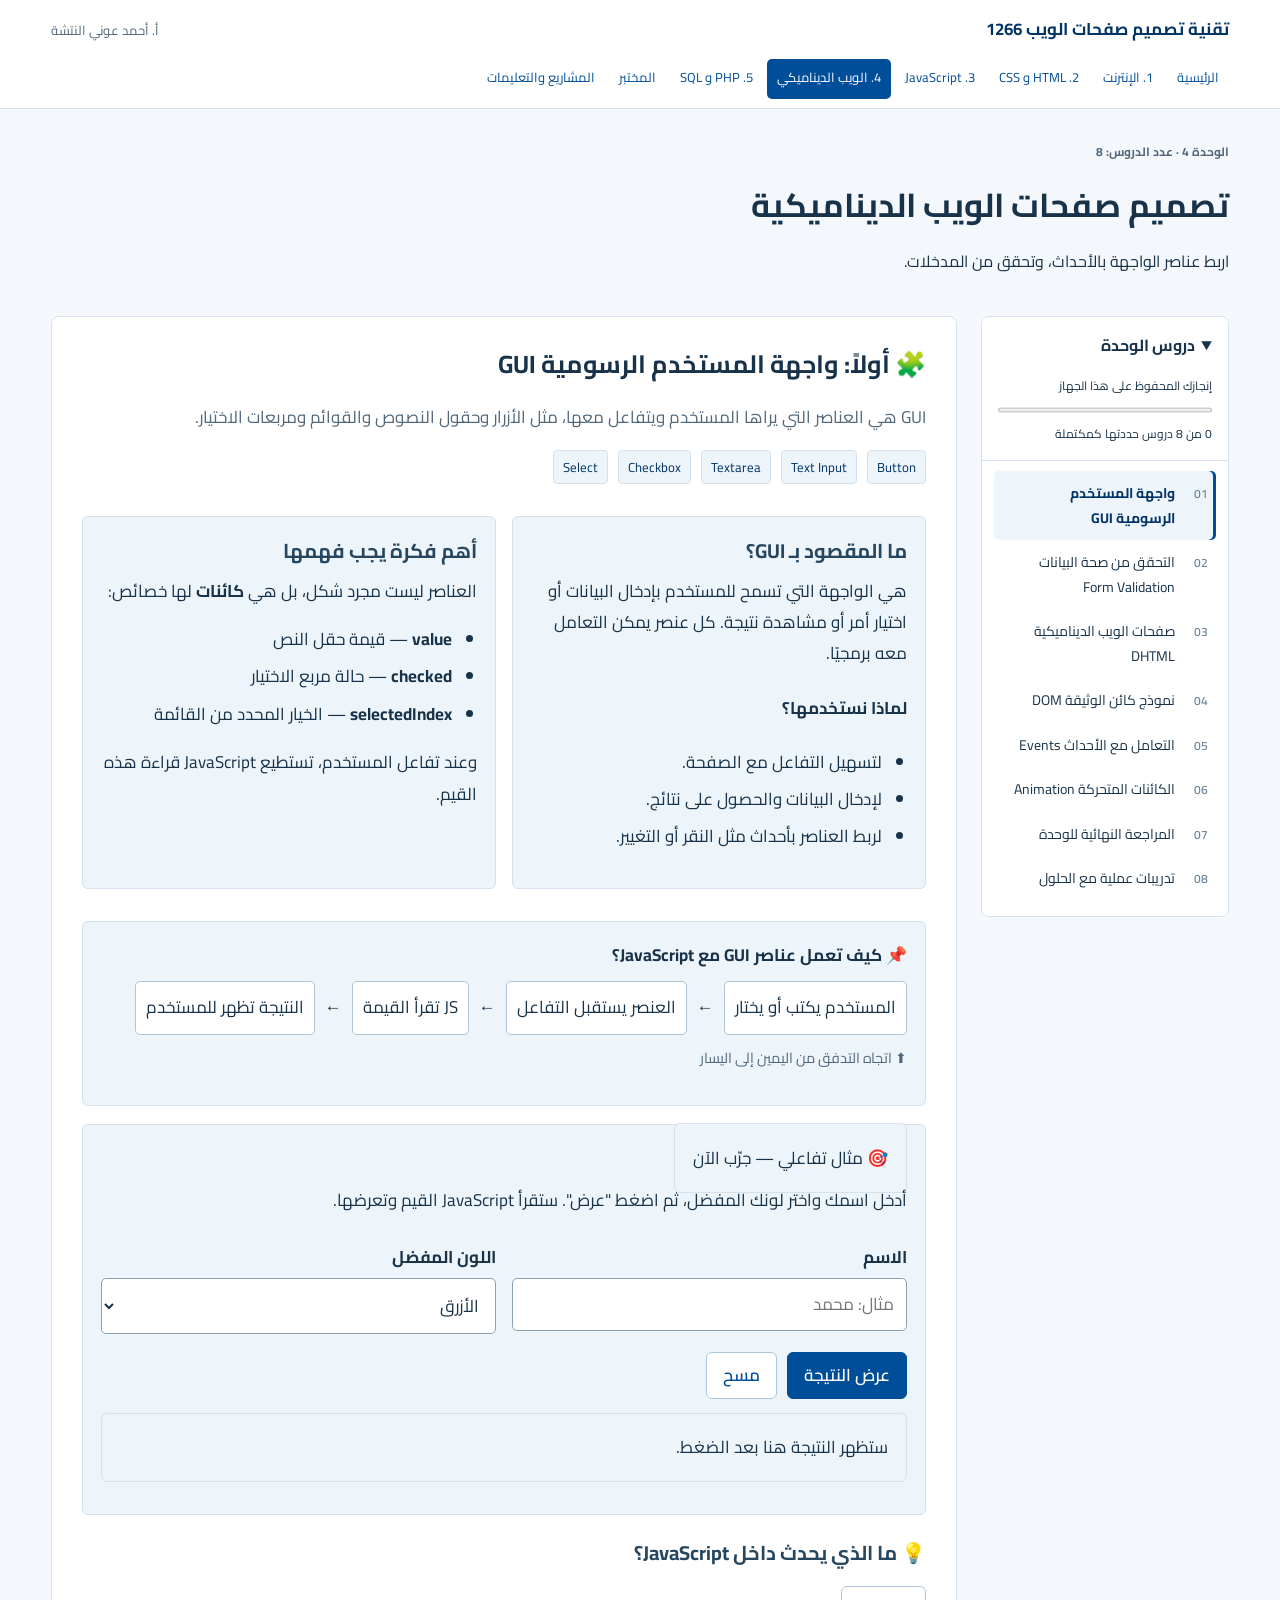
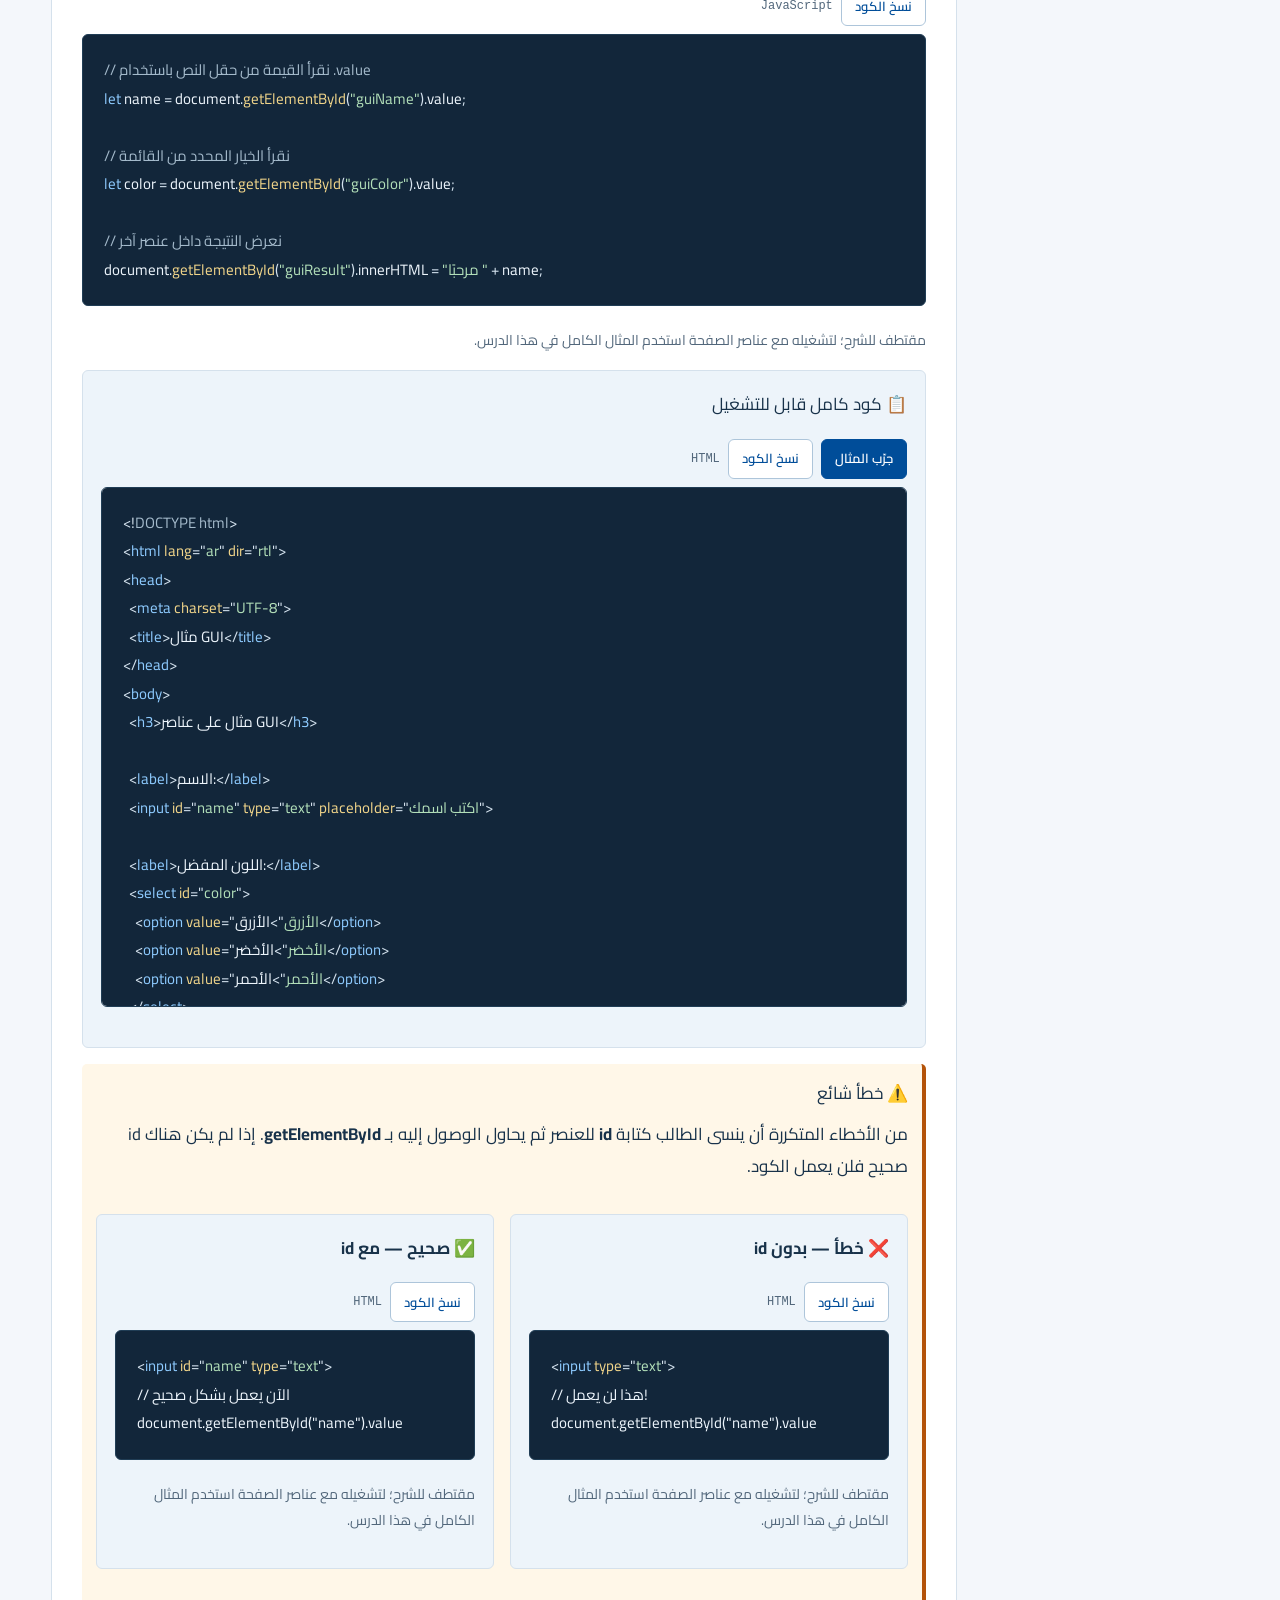
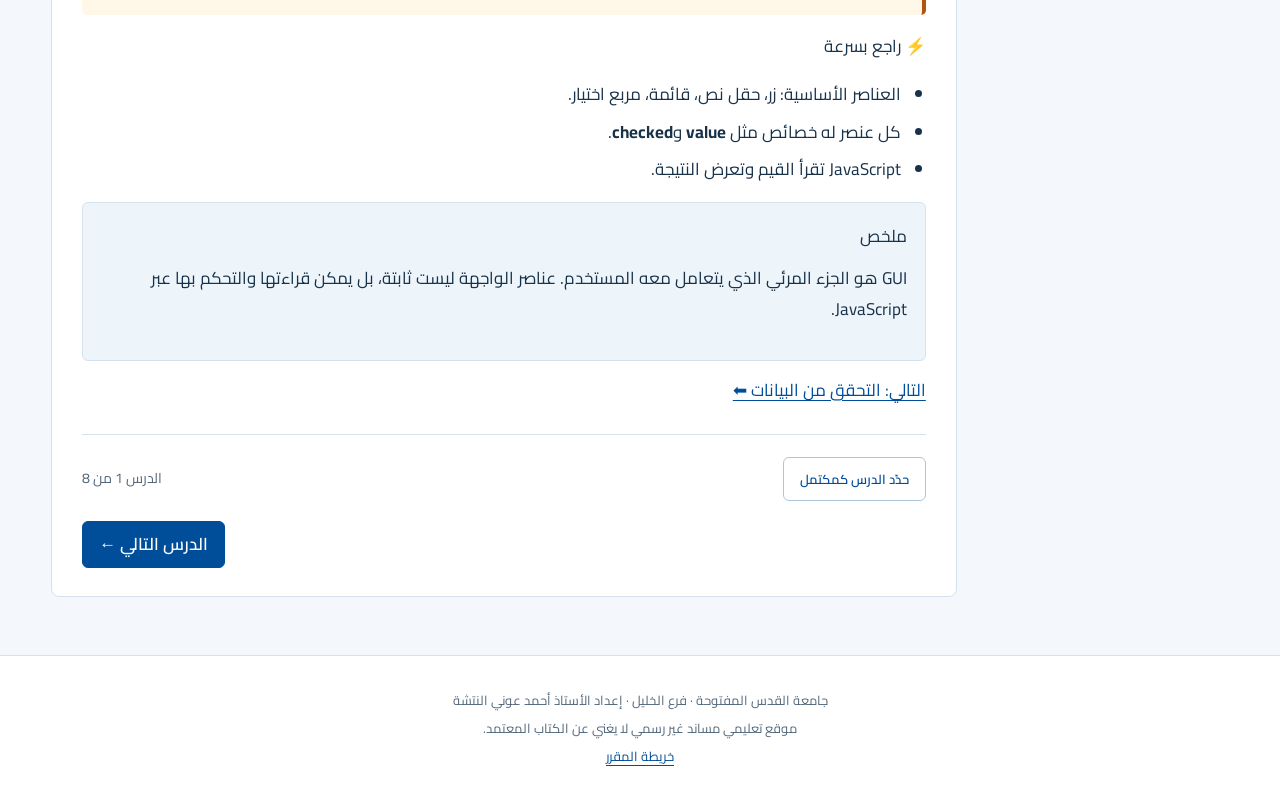
<file: units/unit4.html>
<!doctype html>
<html dir="rtl" lang="ar"><head><meta charset="utf-8"/><meta content="width=device-width,initial-scale=1" name="viewport"/><meta content="تعلّم تصميم صفحات الويب 1266: دروس عربية وأمثلة عملية ومختبر تفاعلي." name="description"/><title>تصميم صفحات الويب الديناميكية | مقرر 1266</title><link href="../assets/css/learning.css?v=20261020d" rel="stylesheet"/><script defer="" src="../assets/js/learning.js?v=20261020d"></script><script defer="" src="../assets/js/unit4-demos.js"></script><script defer="True" src="../assets/vendor/prism.min.js"></script><script defer="True" src="../assets/vendor/prism-markup-templating.min.js"></script><script defer="True" src="../assets/vendor/prism-php.min.js"></script><script defer="True" src="../assets/vendor/prism-sql.min.js"></script></head><body class="learning-page" data-unit="4"><a class="skip-link" href="#content">انتقل إلى المحتوى</a><header class="site-header"><div class="site-bar"><a class="brand" href="../index.html">تقنية تصميم صفحات الويب <b dir="ltr">1266</b></a><span>أ. أحمد عوني النتشة</span></div><nav aria-label="التنقل الرئيسي" class="course-nav"><a href="../index.html">الرئيسية</a><a href="../units/unit1.html">1. الإنترنت</a><a href="../units/unit2.html">2. <bdi dir="ltr">HTML</bdi> و <bdi dir="ltr">CSS</bdi></a><a href="../units/unit3.html">3. <bdi dir="ltr">JavaScript</bdi></a><a aria-current="page" href="../units/unit4.html">4. الويب الديناميكي</a><a href="../units/unit5.html">5. <bdi dir="ltr">PHP</bdi> و <bdi dir="ltr">SQL</bdi></a><a href="../lab.html">المختبر</a><a href="../practical.html">المشاريع والتعليمات</a></nav></header><section class="unit-intro learning-wrap"><p class="eyebrow">الوحدة 4 · عدد الدروس: 8</p><h1>تصميم صفحات الويب الديناميكية</h1><p>اربط عناصر الواجهة بالأحداث، وتحقق من المدخلات.</p></section><div class="learning-wrap learning-layout"><aside class="learning-toc"><details data-toc="" open=""><summary>دروس الوحدة</summary><div class="progress-summary"><label for="unit-progress">إنجازك المحفوظ على هذا الجهاز</label><progress id="unit-progress" max="8" value="0"></progress><span data-progress-text="">0 من 8</span></div><nav aria-label="فهرس دروس الوحدة"><a data-lesson-link="gui" href="#gui" title="01 🧩 أولاً: واجهة المستخدم الرسومية GUI"><span>01</span><span class="toc-label">واجهة المستخدم الرسومية <bdi dir="ltr">GUI</bdi></span><small data-done="gui"></small></a><a data-lesson-link="validation" href="#validation" title="02 ✅ ثانياً: التحقق من صحة البيانات Form Validation"><span>02</span><span class="toc-label">التحقق من صحة البيانات <bdi dir="ltr">Form Validation</bdi></span><small data-done="validation"></small></a><a data-lesson-link="dhtml" href="#dhtml" title="03 ⚡ ثالثاً: صفحات الويب الديناميكية DHTML"><span>03</span><span class="toc-label">صفحات الويب الديناميكية <bdi dir="ltr">DHTML</bdi></span><small data-done="dhtml"></small></a><a data-lesson-link="dom" href="#dom" title="04 🧠 رابعاً: نموذج كائن الوثيقة DOM"><span>04</span><span class="toc-label">نموذج كائن الوثيقة <bdi dir="ltr">DOM</bdi></span><small data-done="dom"></small></a><a data-lesson-link="events" href="#events" title="05 🖱️ خامساً: التعامل مع الأحداث Events"><span>05</span><span class="toc-label">التعامل مع الأحداث <bdi dir="ltr">Events</bdi></span><small data-done="events"></small></a><a data-lesson-link="animation" href="#animation" title="06 🎈 سادساً: الكائنات المتحركة Animation"><span>06</span><span class="toc-label">الكائنات المتحركة <bdi dir="ltr">Animation</bdi></span><small data-done="animation"></small></a><a data-lesson-link="final-review" href="#final-review" title="07 📝 المراجعة النهائية للوحدة"><span>07</span><span class="toc-label">المراجعة النهائية للوحدة</span><small data-done="final-review"></small></a><a data-lesson-link="practical-exercises" href="#practical-exercises" title="08 🧪 تدريبات عملية مع الحلول"><span>08</span><span class="toc-label">تدريبات عملية مع الحلول</span><small data-done="practical-exercises"></small></a></nav></details></aside><main id="content"><section class="lesson" data-step="" id="gui">
<div class="section-header">
<div>
<h2>🧩 أولاً: واجهة المستخدم الرسومية <bdi dir="ltr">GUI</bdi></h2>
<p class="section-sub"><bdi dir="ltr">GUI</bdi> هي العناصر التي يراها المستخدم ويتفاعل معها، مثل الأزرار وحقول النصوص والقوائم ومربعات الاختيار.</p>
<div class="chips">
<span class="chip"><bdi dir="ltr">Button</bdi></span>
<span class="chip"><bdi dir="ltr">Text Input</bdi></span>
<span class="chip"><bdi dir="ltr">Textarea</bdi></span>
<span class="chip"><bdi dir="ltr">Checkbox</bdi></span>
<span class="chip"><bdi dir="ltr">Select</bdi></span>
</div>
</div>
</div>
<div class="blocks">
<div class="block">
<h3>ما المقصود بـ <bdi dir="ltr">GUI</bdi>؟</h3>
<p>هي الواجهة التي تسمح للمستخدم بإدخال البيانات أو اختيار أمر أو مشاهدة نتيجة. كل عنصر يمكن التعامل معه برمجيًا.</p>
<h4>لماذا نستخدمها؟</h4>
<ul>
<li>لتسهيل التفاعل مع الصفحة.</li>
<li>لإدخال البيانات والحصول على نتائج.</li>
<li>لربط العناصر بأحداث مثل النقر أو التغيير.</li>
</ul>
</div>
<div class="block">
<h3>أهم فكرة يجب فهمها</h3>
<p>العناصر ليست مجرد شكل، بل هي <strong>كائنات</strong> لها خصائص:</p>
<ul>
<li><strong><bdi dir="ltr">value</bdi></strong> — قيمة حقل النص</li>
<li><strong><bdi dir="ltr">checked</bdi></strong> — حالة مربع الاختيار</li>
<li><strong><bdi dir="ltr">selectedIndex</bdi></strong> — الخيار المحدد من القائمة</li>
</ul>
<p>وعند تفاعل المستخدم، تستطيع <bdi dir="ltr">JavaScript</bdi> قراءة هذه القيم.</p>
</div>
</div>
<div class="visual">
<div class="visual-title">📌 كيف تعمل عناصر <bdi dir="ltr">GUI</bdi> مع <bdi dir="ltr">JavaScript</bdi>؟</div>
<div class="flow">
<div class="flow-box">المستخدم يكتب أو يختار</div>
<div class="arrow">←</div>
<div class="flow-box">العنصر يستقبل التفاعل</div>
<div class="arrow">←</div>
<div class="flow-box"><bdi dir="ltr">JS</bdi> تقرأ القيمة</div>
<div class="arrow">←</div>
<div class="flow-box">النتيجة تظهر للمستخدم</div>
</div>
<p style="margin-top:10px;color:var(--muted);font-size:.9rem">⬆ اتجاه التدفق من اليمين إلى اليسار</p>
</div>
<div class="demo-box">
<span class="label demo">🎯 مثال تفاعلي — جرّب الآن</span>
<p>أدخل اسمك واختر لونك المفضل، ثم اضغط "عرض". ستقرأ <bdi dir="ltr">JavaScript</bdi> القيم وتعرضها.</p>
<div class="grid-2">
<div>
<label for="guiName"><strong>الاسم</strong></label>
<input id="guiName" placeholder="مثال: محمد" type="text"/>
</div>
<div>
<label for="guiColor"><strong>اللون المفضل</strong></label>
<select id="guiColor">
<option value="الأزرق">الأزرق</option>
<option value="الأخضر">الأخضر</option>
<option value="الأحمر">الأحمر</option>
<option value="الأصفر">الأصفر</option>
</select>
</div>
</div>
<div class="controls">
<button onclick="runGUIDemo()">عرض النتيجة</button>
<button class="secondary" onclick="resetGUIDemo()">مسح</button>
</div>
<div aria-live="polite" class="result-box" id="guiResult">ستظهر النتيجة هنا بعد الضغط.</div>
</div>
<div style="margin-top:16px">
<h3>💡 ما الذي يحدث داخل <bdi dir="ltr">JavaScript</bdi>؟</h3>
<div class="code-toolbar"><button data-copy-target="u4-gui-1" type="button">نسخ الكود</button></div><pre id="u4-gui-1">// نقرأ القيمة من حقل النص باستخدام .value
let name = document.getElementById("guiName").value;

// نقرأ الخيار المحدد من القائمة
let color = document.getElementById("guiColor").value;

// نعرض النتيجة داخل عنصر آخر
document.getElementById("guiResult").innerHTML = "مرحبًا " + name;</pre><p class="lab-meta">مقتطف للشرح؛ لتشغيله مع عناصر الصفحة استخدم المثال الكامل في هذا الدرس.</p>
</div>
<div class="practice-card">
<span class="label code">📋 كود كامل قابل للتشغيل</span>
<div class="code-toolbar"><button data-copy-target="u4-gui-2" type="button">نسخ الكود</button><a class="button secondary" href="../lab.html?example=u4-gui-2">جرّب المثال</a></div><pre id="u4-gui-2">&lt;!DOCTYPE html&gt;
&lt;html lang="ar" dir="rtl"&gt;
&lt;head&gt;
  &lt;meta charset="UTF-8"&gt;
  &lt;title&gt;مثال GUI&lt;/title&gt;
&lt;/head&gt;
&lt;body&gt;
  &lt;h3&gt;مثال على عناصر GUI&lt;/h3&gt;

  &lt;label&gt;الاسم:&lt;/label&gt;
  &lt;input id="name" type="text" placeholder="اكتب اسمك"&gt;

  &lt;label&gt;اللون المفضل:&lt;/label&gt;
  &lt;select id="color"&gt;
    &lt;option value="الأزرق"&gt;الأزرق&lt;/option&gt;
    &lt;option value="الأخضر"&gt;الأخضر&lt;/option&gt;
    &lt;option value="الأحمر"&gt;الأحمر&lt;/option&gt;
  &lt;/select&gt;

  &lt;button onclick="showInfo()"&gt;اعرض&lt;/button&gt;
  &lt;p id="result"&gt;&lt;/p&gt;

  &lt;script&gt;
    function showInfo(){
      let name  = document.getElementById("name").value;
      let color = document.getElementById("color").value;
      document.getElementById("result").innerHTML =
        "مرحبًا " + name + "، لونك المفضل هو " + color;
    }
  &lt;/script&gt;
&lt;/body&gt;
&lt;/html&gt;</pre>
</div>
<div class="mistake-box">
<span class="label mistake">⚠️ خطأ شائع</span>
<p>من الأخطاء المتكررة أن ينسى الطالب كتابة <strong><bdi dir="ltr">id</bdi></strong> للعنصر ثم يحاول الوصول إليه بـ <strong><bdi dir="ltr">getElementById</bdi></strong>. إذا لم يكن هناك <bdi dir="ltr">id</bdi> صحيح فلن يعمل الكود.</p>
<div class="compare-grid">
<div class="compare-box wrong">
<div class="compare-label">❌ خطأ — بدون <bdi dir="ltr">id</bdi></div>
<div class="code-toolbar"><button data-copy-target="u4-gui-3" type="button">نسخ الكود</button></div><pre id="u4-gui-3">&lt;input type="text"&gt;
// هذا لن يعمل!
document.getElementById("name").value</pre><p class="lab-meta">مقتطف للشرح؛ لتشغيله مع عناصر الصفحة استخدم المثال الكامل في هذا الدرس.</p>
</div>
<div class="compare-box right">
<div class="compare-label">✅ صحيح — مع <bdi dir="ltr">id</bdi></div>
<div class="code-toolbar"><button data-copy-target="u4-gui-4" type="button">نسخ الكود</button></div><pre id="u4-gui-4">&lt;input id="name" type="text"&gt;
// الآن يعمل بشكل صحيح
document.getElementById("name").value</pre><p class="lab-meta">مقتطف للشرح؛ لتشغيله مع عناصر الصفحة استخدم المثال الكامل في هذا الدرس.</p>
</div>
</div>
</div>
<div class="quick-review">
<span class="label review">⚡ راجع بسرعة</span>
<ul class="mini-list">
<li>العناصر الأساسية: زر، حقل نص، قائمة، مربع اختيار.</li>
<li>كل عنصر له خصائص مثل <strong><bdi dir="ltr">value</bdi></strong> و<strong><bdi dir="ltr">checked</bdi></strong>.</li>
<li><bdi dir="ltr">JavaScript</bdi> تقرأ القيم وتعرض النتيجة.</li>
</ul>
</div>
<div class="summary-box">
<span class="label summary">ملخص</span>
<p><bdi dir="ltr">GUI</bdi> هو الجزء المرئي الذي يتعامل معه المستخدم. عناصر الواجهة ليست ثابتة، بل يمكن قراءتها والتحكم بها عبر <bdi dir="ltr">JavaScript</bdi>.</p>
</div>
<div class="section-nav">
<span></span>
<a class="nav-btn" href="#validation">التالي: التحقق من البيانات ⬅</a>
</div>
<div class="lesson-completion"><button aria-pressed="false" class="secondary" data-complete="gui" type="button">حدّد الدرس كمكتمل</button><span data-step-position="">الدرس 1 من 8</span></div><nav aria-label="التنقل بين الدروس" class="lesson-pagination"><span></span><a class="button" href="#validation">الدرس التالي ←</a></nav></section><section class="lesson" data-step="" id="validation">
<div class="section-header">
<div>
<h2>✅ ثانياً: التحقق من صحة البيانات <bdi dir="ltr">Form Validation</bdi></h2>
<p class="section-sub">قبل إرسال البيانات، يجب التأكد أنها موجودة وصحيحة ومنطقية. مثلًا لا يجوز أن يكون العمر فارغًا أو نصًا أو عددًا غير منطقي.</p>
<div class="chips">
<span class="chip"><bdi dir="ltr">length</bdi></span>
<span class="chip"><bdi dir="ltr">isNaN</bdi>()</span>
<span class="chip">حقول إجبارية</span>
<span class="chip">مدى القيم</span>
</div>
</div>
</div>
<div class="blocks">
<div class="block">
<h3>لماذا نتحقق من البيانات؟</h3>
<ul>
<li>لمنع إرسال بيانات ناقصة أو خاطئة.</li>
<li>لتقليل العبء على الخادم.</li>
<li>لإخبار المستخدم بالخطأ فورًا.</li>
</ul>
</div>
<div class="block">
<h3>ما الثلاثة فحوصات الأساسية؟</h3>
<ul>
<li>1️⃣ هل الحقل <strong>فارغ</strong>؟</li>
<li>2️⃣ هل القيمة من <strong>النوع الصحيح</strong> (رقم أو نص)؟</li>
<li>3️⃣ هل القيمة ضمن <strong>المدى المنطقي</strong>؟</li>
</ul>
</div>
</div>
<div class="visual">
<div class="visual-title">📌 ترتيب خطوات التحقق (دائمًا بهذا الترتيب!)</div>
<div class="flow">
<div class="flow-box">المستخدم يدخل البيانات</div>
<div class="arrow">←</div>
<div class="flow-box">1. فحص الفراغ</div>
<div class="arrow">←</div>
<div class="flow-box">2. فحص النوع</div>
<div class="arrow">←</div>
<div class="flow-box">3. فحص المدى</div>
<div class="arrow">←</div>
<div class="flow-box">قبول أو رفض</div>
</div>
</div>
<div class="demo-box">
<span class="label demo">🎯 مثال تفاعلي</span>
<p>جرّب إدخال قيم مختلفة وشاهد نتيجة التحقق:</p>
<div class="grid-2">
<div>
<label for="valName"><strong>الاسم</strong></label>
<input id="valName" placeholder="الاسم مطلوب" type="text"/>
</div>
<div>
<label for="valAge"><strong>العمر</strong></label>
<input id="valAge" placeholder="مثال: 21" type="text"/>
</div>
</div>
<div class="controls">
<button onclick="validateFormDemo()">تحقق من البيانات</button>
<button class="secondary" onclick="resetValidationDemo()">مسح</button>
</div>
<div aria-live="polite" class="result-box" id="validationResult">ستظهر نتيجة التحقق هنا.</div>
</div>
<div style="margin-top:16px">
<h3>💡 الكود المستخدم في التحقق</h3>
<div class="code-toolbar"><button data-copy-target="u4-validation-1" type="button">نسخ الكود</button></div><pre id="u4-validation-1">function checkData() {
  let name = document.getElementById("name").value.trim();
  let age  = document.getElementById("age").value.trim();

  // 1. فحص الفراغ أولاً
  if (name === "" || age === "") {
    // أحد الحقلين فارغ
  }
  // 2. فحص النوع ثانياً — isNaN تعني "هل هو ليس رقمًا؟"
  else if (isNaN(age)) {
    // العمر ليس رقمًا
  }
  // 3. فحص المدى المنطقي
  else if (age &lt; 0 || age &gt; 100) {
    // العمر خارج النطاق المقبول
  }
  else {
    // كل شيء صحيح ✅
  }
}</pre><p class="lab-meta">مقتطف للشرح؛ لتشغيله مع عناصر الصفحة استخدم المثال الكامل في هذا الدرس.</p>
</div>
<div class="practice-card">
<span class="label code">📋 كود كامل قابل للتشغيل</span>
<div class="code-toolbar"><button data-copy-target="u4-validation-2" type="button">نسخ الكود</button><a class="button secondary" href="../lab.html?example=u4-validation-2">جرّب المثال</a></div><pre id="u4-validation-2">&lt;!DOCTYPE html&gt;
&lt;html lang="ar" dir="rtl"&gt;
&lt;head&gt;
  &lt;meta charset="UTF-8"&gt;
  &lt;title&gt;Validation Example&lt;/title&gt;
&lt;/head&gt;
&lt;body&gt;
  &lt;h3&gt;التحقق من بيانات المستخدم&lt;/h3&gt;
  &lt;input id="name" type="text" placeholder="الاسم"&gt;
  &lt;input id="age"  type="text" placeholder="العمر"&gt;
  &lt;button onclick="checkData()"&gt;تحقق&lt;/button&gt;
  &lt;p id="result"&gt;&lt;/p&gt;

  &lt;script&gt;
    function checkData() {
      let name = document.getElementById("name").value.trim();
      let age  = document.getElementById("age").value.trim();

      if (name === "" || age === "")
        document.getElementById("result").innerHTML = "⚠️ الرجاء تعبئة جميع الحقول";
      else if (isNaN(age))
        document.getElementById("result").innerHTML = "⚠️ العمر يجب أن يكون رقمًا";
      else if (age &lt; 0 || age &gt; 100)
        document.getElementById("result").innerHTML = "⚠️ العمر يجب أن يكون بين 0 و100";
      else
        document.getElementById("result").innerHTML = "✅ البيانات صحيحة، شكرًا " + name;
    }
  &lt;/script&gt;
&lt;/body&gt;
&lt;/html&gt;</pre>
</div>
<div class="mistake-box">
<span class="label mistake">⚠️ خطأ شائع</span>
<p>من الأخطاء استخدام <strong><bdi dir="ltr">isNaN</bdi>()</strong> قبل التأكد أن الحقل غير فارغ. إذا كان الحقل فارغًا فـ <code>isNaN("")</code> ترجع <strong><bdi dir="ltr">false</bdi></strong> وكأن القيمة رقم صحيح!</p>
<div class="compare-grid">
<div class="compare-box wrong">
<div class="compare-label">❌ خطأ — فحص النوع قبل الفراغ</div>
<div class="code-toolbar"><button data-copy-target="u4-validation-3" type="button">نسخ الكود</button></div><pre id="u4-validation-3">if (isNaN(age)) { ... }
// المشكلة: isNaN("") = false
// أي أن الحقل الفارغ يُعتبر رقمًا!</pre>
</div>
<div class="compare-box right">
<div class="compare-label">✅ صحيح — فحص الفراغ أولاً</div>
<div class="code-toolbar"><button data-copy-target="u4-validation-4" type="button">نسخ الكود</button></div><pre id="u4-validation-4">if (age === "") { ... }
else if (isNaN(age)) { ... }
// الآن نفحص الفراغ قبل النوع</pre>
</div>
</div>
</div>
<div class="quiz">
<span class="label quiz">❓ اختبر نفسك</span>
<p>ما وظيفة <strong><bdi dir="ltr">isNaN</bdi>()</strong> في <bdi dir="ltr">JavaScript</bdi>؟</p>
<div class="controls">
<button class="secondary" onclick="checkQuickAnswer('validation','a')">فحص طول النص</button>
<button class="secondary" onclick="checkQuickAnswer('validation','b')">فحص إذا كانت القيمة ليست رقمًا</button>
<button class="secondary" onclick="checkQuickAnswer('validation','c')">إرسال النموذج</button>
</div>
<div aria-live="polite" class="result-box" id="quiz-validation">اختر الإجابة.</div>
</div>
<div class="quick-review">
<span class="label review">⚡ راجع بسرعة</span>
<ul class="mini-list">
<li>افحص الفراغ أولًا (<code>value === ""</code>).</li>
<li>افحص النوع ثانيًا (<code>isNaN()</code>).</li>
<li>افحص المدى المنطقي ثالثًا.</li>
</ul>
</div>
<div class="summary-box">
<span class="label summary">ملخص</span>
<p><bdi dir="ltr">Form Validation</bdi> يعني فحص البيانات قبل الإرسال. الفحص يشمل ثلاث مراحل: الوجود ← النوع ← المدى.</p>
</div>
<div class="section-nav">
<a class="nav-btn" href="#gui">➡ السابق: <bdi dir="ltr">GUI</bdi></a>
<a class="nav-btn" href="#dhtml">التالي: <bdi dir="ltr">DHTML</bdi> ⬅</a>
</div>
<div class="lesson-completion"><button aria-pressed="false" class="secondary" data-complete="validation" type="button">حدّد الدرس كمكتمل</button><span data-step-position="">الدرس 2 من 8</span></div><nav aria-label="التنقل بين الدروس" class="lesson-pagination"><a class="button secondary" href="#gui">→ الدرس السابق</a><a class="button" href="#dhtml">الدرس التالي ←</a></nav></section><section class="lesson" data-step="" id="dhtml">
<div class="section-header">
<div>
<h2>⚡ ثالثاً: صفحات الويب الديناميكية <bdi dir="ltr">DHTML</bdi></h2>
<p class="section-sub"><bdi dir="ltr">DHTML</bdi> ليس لغة مستقلة، بل مصطلح يشير إلى استخدام <bdi dir="ltr">HTML</bdi> + <bdi dir="ltr">CSS</bdi> + <bdi dir="ltr">JavaScript</bdi> + <bdi dir="ltr">DOM</bdi> معًا لجعل الصفحة تتغير دون إعادة تحميلها.</p>
<div class="chips">
<span class="chip"><bdi dir="ltr">HTML</bdi></span>
<span class="chip"><bdi dir="ltr">CSS</bdi></span>
<span class="chip"><bdi dir="ltr">JavaScript</bdi></span>
<span class="chip"><bdi dir="ltr">DOM</bdi></span>
</div>
</div>
</div>
<div class="blocks">
<div class="block">
<h3>الفكرة الأساسية</h3>
<p>الصفحة الديناميكية لا تبقى ثابتة، بل تتغير عند التفاعل: قد يتغير نص أو لون أو حجم أو موضع، دون الحاجة لفتح صفحة جديدة.</p>
</div>
<div class="block">
<h3>ما مكونات <bdi dir="ltr">DHTML</bdi>؟</h3>
<ul>
<li><strong><bdi dir="ltr">HTML</bdi></strong> — يبني هيكل الصفحة</li>
<li><strong><bdi dir="ltr">CSS</bdi></strong> — ينسّق الشكل والألوان</li>
<li><strong><bdi dir="ltr">JavaScript</bdi></strong> — يضيف التفاعل والمنطق</li>
<li><strong><bdi dir="ltr">DOM</bdi></strong> — يسمح بتعديل العناصر لحظيًا</li>
</ul>
</div>
</div>
<div class="visual">
<div class="visual-title">📌 كيف تتكون <bdi dir="ltr">DHTML</bdi> من أربع تقنيات؟</div>
<div class="flow">
<div class="flow-box"><bdi dir="ltr">HTML</bdi><br/><small>الهيكل</small></div>
<div class="arrow">+</div>
<div class="flow-box"><bdi dir="ltr">CSS</bdi><br/><small>الشكل</small></div>
<div class="arrow">+</div>
<div class="flow-box"><bdi dir="ltr">JavaScript</bdi><br/><small>التفاعل</small></div>
<div class="arrow">+</div>
<div class="flow-box"><bdi dir="ltr">DOM</bdi><br/><small>التعديل</small></div>
<div class="arrow">=</div>
<div class="flow-box" style="background:#ecfeff;border-color:var(--primary)"><bdi dir="ltr">DHTML</bdi> ⚡</div>
</div>
</div>
<div class="demo-box">
<span class="label demo">🎯 مثال تفاعلي</span>
<p>اضغط الزر ولاحظ كيف يتغير محتوى الصفحة <strong>بدون</strong> الانتقال لصفحة جديدة — هذه هي <bdi dir="ltr">DHTML</bdi>.</p>
<div aria-live="polite" class="result-box" id="dhtmlArea">هذه رسالة أصلية داخل الصفحة.</div>
<div class="controls">
<button onclick="changeDHTMLExample()">غيّر المحتوى</button>
<button class="secondary" onclick="resetDHTMLExample()">إعادة المحتوى الأصلي</button>
</div>
</div>
<div style="margin-top:16px">
<h3>💡 الكود المستخدم</h3>
<div class="code-toolbar"><button data-copy-target="u4-dhtml-1" type="button">نسخ الكود</button></div><pre id="u4-dhtml-1">// نصل للعنصر بالـ id ثم نغيّر محتواه مباشرة
document.getElementById("box").innerHTML = "محتوى جديد";

// يمكن أيضًا تغيير اللون أو الحجم
document.getElementById("box").style.background = "#dbeafe";</pre><p class="lab-meta">مقتطف للشرح؛ لتشغيله مع عناصر الصفحة استخدم المثال الكامل في هذا الدرس.</p>
</div>
<div class="practice-card">
<span class="label code">📋 كود كامل قابل للتشغيل</span>
<div class="code-toolbar"><button data-copy-target="u4-dhtml-2" type="button">نسخ الكود</button><a class="button secondary" href="../lab.html?example=u4-dhtml-2">جرّب المثال</a></div><pre id="u4-dhtml-2">&lt;!DOCTYPE html&gt;
&lt;html lang="ar" dir="rtl"&gt;
&lt;head&gt;
  &lt;meta charset="UTF-8"&gt;
  &lt;title&gt;DHTML Example&lt;/title&gt;
&lt;/head&gt;
&lt;body&gt;
  &lt;div id="box" style="padding:15px;border:2px solid #ccc;border-radius:8px;"&gt;
    محتوى أصلي
  &lt;/div&gt;
  &lt;button onclick="changeContent()"&gt;غيّر المحتوى&lt;/button&gt;
  &lt;button onclick="reset()"&gt;إعادة&lt;/button&gt;

  &lt;script&gt;
    function changeContent() {
      let box = document.getElementById("box");
      box.innerHTML = "✅ تم تغيير هذا الجزء بدون تحميل الصفحة!";
      box.style.background = "#dbeafe";
    }
    function reset() {
      let box = document.getElementById("box");
      box.innerHTML = "محتوى أصلي";
      box.style.background = "";
    }
  &lt;/script&gt;
&lt;/body&gt;
&lt;/html&gt;</pre>
</div>
<div class="mistake-box">
<span class="label mistake">⚠️ خطأ شائع</span>
<p>بعض الطلبة يخلطون بين تعديل <em>جزء</em> من الصفحة وبين استبدال الصفحة كاملة. <bdi dir="ltr">DHTML</bdi> يركز على تعديل جزء محدد داخل الصفحة الحالية، ليس فتح صفحة جديدة.</p>
</div>
<div class="quick-review">
<span class="label review">⚡ راجع بسرعة</span>
<ul class="mini-list">
<li><bdi dir="ltr">DHTML</bdi> ليس لغة مستقلة.</li>
<li>يجعل الصفحة أكثر حيوية دون إعادة تحميل.</li>
<li>يعتمد على <bdi dir="ltr">HTML</bdi> + <bdi dir="ltr">CSS</bdi> + <bdi dir="ltr">JS</bdi> + <bdi dir="ltr">DOM</bdi> معًا.</li>
</ul>
</div>
<div class="summary-box">
<span class="label summary">ملخص</span>
<p><bdi dir="ltr">DHTML</bdi> هو نتيجة عمل <bdi dir="ltr">HTML</bdi> و <bdi dir="ltr">CSS</bdi> و <bdi dir="ltr">JavaScript</bdi> و <bdi dir="ltr">DOM</bdi> معًا. النتيجة: صفحة تتغير وتتفاعل دون الحاجة لإعادة التحميل.</p>
</div>
<div class="section-nav">
<a class="nav-btn" href="#validation">➡ السابق: <bdi dir="ltr">Validation</bdi></a>
<a class="nav-btn" href="#dom">التالي: <bdi dir="ltr">DOM</bdi> ⬅</a>
</div>
<div class="lesson-completion"><button aria-pressed="false" class="secondary" data-complete="dhtml" type="button">حدّد الدرس كمكتمل</button><span data-step-position="">الدرس 3 من 8</span></div><nav aria-label="التنقل بين الدروس" class="lesson-pagination"><a class="button secondary" href="#validation">→ الدرس السابق</a><a class="button" href="#dom">الدرس التالي ←</a></nav></section><section class="lesson" data-step="" id="dom">
<div class="section-header">
<div>
<h2>🧠 رابعاً: نموذج كائن الوثيقة <bdi dir="ltr">DOM</bdi></h2>
<p class="section-sub"><bdi dir="ltr">DOM</bdi> يسمح لـ <bdi dir="ltr">JavaScript</bdi> بالتعامل مع عناصر الصفحة على أنها كائنات لها خصائص وإجراءات. الأداة الأساسية هي: <strong><bdi dir="ltr">document</bdi>.<bdi dir="ltr">getElementById</bdi>()</strong></p>
<div class="chips">
<span class="chip"><bdi dir="ltr">getElementById</bdi>()</span>
<span class="chip"><bdi dir="ltr">innerHTML</bdi></span>
<span class="chip"><bdi dir="ltr">src</bdi></span>
<span class="chip"><bdi dir="ltr">width</bdi> / <bdi dir="ltr">height</bdi></span>
<span class="chip"><bdi dir="ltr">style</bdi></span>
</div>
</div>
</div>
<div class="blocks">
<div class="block">
<h3>ما الذي يقدمه <bdi dir="ltr">DOM</bdi>؟</h3>
<ul>
<li>الوصول لأي عنصر في الصفحة بالـ <bdi dir="ltr">id</bdi>.</li>
<li>تغيير النصوص والصور والأحجام والألوان.</li>
<li>صفحات ديناميكية دون إعادة تحميل.</li>
</ul>
</div>
<div class="block">
<h3>الشكل العام لاستخدام <bdi dir="ltr">DOM</bdi></h3>
<div class="code-toolbar"><button data-copy-target="u4-dom-0" type="button">نسخ الكود</button></div><pre id="u4-dom-0">// خطوة 1: الوصول للعنصر بالـ id
let el = document.getElementById("myId");

// خطوة 2: تعديل خاصية
el.innerHTML = "نص جديد";
el.style.color = "red";
el.src = "newImage.jpg";</pre><p class="lab-meta">مقتطف للشرح؛ لتشغيله مع عناصر الصفحة استخدم المثال الكامل في هذا الدرس.</p>
</div>
</div>
<div class="visual">
<div class="visual-title">📌 سلسلة العمل في <bdi dir="ltr">DOM</bdi></div>
<div class="flow">
<div class="flow-box">نحدد العنصر<br/><small><bdi dir="ltr">getElementById</bdi>(<bdi dir="ltr">id</bdi>)</small></div>
<div class="arrow">←</div>
<div class="flow-box">نصل للخاصية<br/><small><bdi dir="ltr">innerHTML</bdi> / <bdi dir="ltr">style</bdi> / <bdi dir="ltr">src</bdi></small></div>
<div class="arrow">←</div>
<div class="flow-box">نغير القيمة<br/><small>= "القيمة الجديدة"</small></div>
</div>
</div>
<div class="demo-box">
<span class="label demo">🎯 مثال تفاعلي — ثلاثة تجارب</span>
<div aria-live="polite" class="result-box" id="domDemoText" style="font-weight:800;transition:.3s">هذا النص سيتغير باستخدام <bdi dir="ltr">DOM</bdi>.</div>
<div class="controls">
<button onclick="changeDOMText()">📝 غيّر النص</button>
<button class="warn" onclick="resizeDOMBox()">🔠 كبّر الخط</button>
<button class="secondary" onclick="resetDOMDemo()">↩ إعادة الأصل</button>
</div>
</div>
<div style="margin-top:16px">
<h3>💡 ماذا يفعل كل زر؟</h3>
<div class="code-toolbar"><button data-copy-target="u4-dom-2" type="button">نسخ الكود</button></div><pre id="u4-dom-2">// زر "غيّر النص" — يغير innerHTML
document.getElementById("domDemoText").innerHTML = "نص جديد بواسطة DOM";

// زر "كبّر الخط" — يغير style
document.getElementById("domDemoText").style.fontSize = "1.3rem";

// زر "إعادة الأصل" — يرجع للقيمة الأصلية
document.getElementById("domDemoText").innerHTML = "النص الأصلي";</pre><p class="lab-meta">مقتطف للشرح؛ لتشغيله مع عناصر الصفحة استخدم المثال الكامل في هذا الدرس.</p>
</div>
<div class="practice-card">
<span class="label code">📋 كود كامل قابل للتشغيل</span>
<div class="code-toolbar"><button data-copy-target="u4-dom-3" type="button">نسخ الكود</button><a class="button secondary" href="../lab.html?example=u4-dom-3">جرّب المثال</a></div><pre id="u4-dom-3">&lt;!DOCTYPE html&gt;
&lt;html lang="ar" dir="rtl"&gt;
&lt;head&gt;
  &lt;meta charset="UTF-8"&gt;
  &lt;title&gt;DOM Example&lt;/title&gt;
&lt;/head&gt;
&lt;body&gt;
  &lt;h2 id="title"&gt;عنوان قديم&lt;/h2&gt;
  &lt;p  id="info"&gt;لون العنوان: أسود&lt;/p&gt;

  &lt;button onclick="changeTitle()"&gt;غيّر العنوان&lt;/button&gt;
  &lt;button onclick="changeColor()"&gt;غيّر اللون&lt;/button&gt;
  &lt;button onclick="resetAll()"&gt;إعادة&lt;/button&gt;

  &lt;script&gt;
    function changeTitle() {
      document.getElementById("title").innerHTML = "✅ عنوان جديد باستخدام DOM";
    }
    function changeColor() {
      document.getElementById("title").style.color = "teal";
      document.getElementById("info").innerHTML = "لون العنوان: أخضر مائي (teal)";
    }
    function resetAll() {
      document.getElementById("title").innerHTML = "عنوان قديم";
      document.getElementById("title").style.color = "";
      document.getElementById("info").innerHTML = "لون العنوان: أسود";
    }
  &lt;/script&gt;
&lt;/body&gt;
&lt;/html&gt;</pre>
</div>
<div class="mistake-box">
<span class="label mistake">⚠️ خطأ شائع</span>
<p>كتابة اسم <bdi dir="ltr">id</bdi> بشكل مختلف بين <bdi dir="ltr">HTML</bdi> و <bdi dir="ltr">JavaScript</bdi>، مثل <code>Title</code> في مكان و<code>title</code> في مكان آخر. الـ <bdi dir="ltr">id</bdi> حساس لحالة الأحرف.</p>
<div class="compare-grid">
<div class="compare-box wrong">
<div class="compare-label">❌ خطأ — اختلاف الأحرف</div>
<div class="code-toolbar"><button data-copy-target="u4-dom-4" type="button">نسخ الكود</button></div><pre id="u4-dom-4">&lt;h2 id="Title"&gt;...&lt;/h2&gt;
// الخطأ: Title ≠ title
document.getElementById("title")</pre>
</div>
<div class="compare-box right">
<div class="compare-label">✅ صحيح — تطابق الأحرف</div>
<div class="code-toolbar"><button data-copy-target="u4-dom-5" type="button">نسخ الكود</button></div><pre id="u4-dom-5">&lt;h2 id="title"&gt;...&lt;/h2&gt;
// صحيح: كلاهما title
document.getElementById("title")</pre>
</div>
</div>
</div>
<div class="quick-review">
<span class="label review">⚡ راجع بسرعة</span>
<ul class="mini-list">
<li><bdi dir="ltr">DOM</bdi> يتعامل مع العناصر ككائنات.</li>
<li>نصل للعنصر عبر <code>getElementById(id)</code>.</li>
<li>نغيّر النص أو الحجم أو اللون أو الصورة.</li>
</ul>
</div>
<div class="summary-box">
<span class="label summary">ملخص</span>
<p><bdi dir="ltr">DOM</bdi> هو الجسر الذي يربط <bdi dir="ltr">JavaScript</bdi> بعناصر الصفحة. من خلاله نستطيع الوصول لأي عنصر وتغيير خصائصه.</p>
</div>
<div class="section-nav">
<a class="nav-btn" href="#dhtml">➡ السابق: <bdi dir="ltr">DHTML</bdi></a>
<a class="nav-btn" href="#events">التالي: <bdi dir="ltr">Events</bdi> ⬅</a>
</div>
<div class="lesson-completion"><button aria-pressed="false" class="secondary" data-complete="dom" type="button">حدّد الدرس كمكتمل</button><span data-step-position="">الدرس 4 من 8</span></div><nav aria-label="التنقل بين الدروس" class="lesson-pagination"><a class="button secondary" href="#dhtml">→ الدرس السابق</a><a class="button" href="#events">الدرس التالي ←</a></nav></section><section class="lesson" data-step="" id="events">
<div class="section-header">
<div>
<h2>🖱️ خامساً: التعامل مع الأحداث <bdi dir="ltr">Events</bdi></h2>
<p class="section-sub">الحدث هو شيء يحدث داخل الصفحة، مثل تحميل الصفحة، أو النقر، أو مرور الفأرة. عند وقوع الحدث، تُستدعى دالة برمجية.</p>
<div class="chips">
<span class="chip"><bdi dir="ltr">onload</bdi></span>
<span class="chip"><bdi dir="ltr">onclick</bdi></span>
<span class="chip"><bdi dir="ltr">onmouseover</bdi></span>
<span class="chip"><bdi dir="ltr">onmouseout</bdi></span>
<span class="chip"><bdi dir="ltr">onmousedown</bdi></span>
<span class="chip"><bdi dir="ltr">onmouseup</bdi></span>
</div>
</div>
</div>
<div class="blocks">
<div class="block">
<h3>أحداث الصفحة</h3>
<ul>
<li><strong><bdi dir="ltr">onload</bdi></strong> — عند انتهاء تحميل الصفحة</li>
<li><strong><bdi dir="ltr">onunload</bdi></strong> — عند مغادرة الصفحة</li>
</ul>
<p style="margin-top:8px">تُستخدم لتشغيل رسالة ترحيب أو تهيئة عناصر عند فتح الصفحة.</p>
</div>
<div class="block">
<h3>أحداث الفأرة</h3>
<ul>
<li><strong><bdi dir="ltr">onclick</bdi></strong> — عند النقر</li>
<li><strong><bdi dir="ltr">onmouseover</bdi></strong> — عند مرور المؤشر فوق العنصر</li>
<li><strong><bdi dir="ltr">onmouseout</bdi></strong> — عند ابتعاد المؤشر</li>
<li><strong><bdi dir="ltr">onmousedown</bdi></strong> — عند الضغط المستمر</li>
<li><strong><bdi dir="ltr">onmouseup</bdi></strong> — عند رفع الضغط</li>
</ul>
</div>
</div>
<!-- جدول الأحداث المحسّن -->
<div aria-label="جدول قابل للتمرير" class="table-scroll" role="region" tabindex="0"><table class="events-table">
<tr><th>الحدث</th><th>متى يُنفَّذ؟</th><th>مثال بسيط</th></tr>
<tr><td><code>onload</code></td><td>عند تحميل الصفحة</td><td><code>&lt;body onload="init()"&gt;</code></td></tr>
<tr><td><code>onclick</code></td><td>عند النقر</td><td><code>&lt;button onclick="go()"&gt;</code></td></tr>
<tr><td><code>onmouseover</code></td><td>عند مرور الفأرة</td><td><code>&lt;div onmouseover="show()"&gt;</code></td></tr>
<tr><td><code>onmouseout</code></td><td>عند إبعاد الفأرة</td><td><code>&lt;div onmouseout="hide()"&gt;</code></td></tr>
<tr><td><code>onmousedown</code></td><td>عند الضغط والاستمرار</td><td><code>&lt;button onmousedown="hold()"&gt;</code></td></tr>
<tr><td><code>onmouseup</code></td><td>عند رفع الإصبع</td><td><code>&lt;button onmouseup="release()"&gt;</code></td></tr>
</table></div>
<div class="visual">
<div class="visual-title">📌 الفكرة ببساطة</div>
<div class="flow">
<div class="flow-box">حدث يقع<br/><small>(نقر/مرور...)</small></div>
<div class="arrow">←</div>
<div class="flow-box">الدالة تُستدعى<br/><small><bdi dir="ltr">function go</bdi>() { }</small></div>
<div class="arrow">←</div>
<div class="flow-box">الصفحة تتفاعل<br/><small>تغيير نص/لون/حجم</small></div>
</div>
</div>
<div class="demo-box">
<span class="label demo">🎯 مثال تفاعلي — جرّب الأحداث الثلاثة</span>
<div class="grid-3">
<button onclick="eventMessage('✅ تم تنفيذ حدث النقر: onclick')">انقر هنا</button>
<button onmouseover="eventMessage('🖱️ تم تنفيذ حدث المرور: onmouseover')">مرّر المؤشر هنا</button>
<button onmousedown="eventMessage('⬇ حدث الضغط: onmousedown')" onmouseup="eventMessage('⬆ حدث رفع الضغط: onmouseup')">اضغط وأفلت</button>
</div>
<div aria-live="polite" class="result-box" id="eventResult">ستظهر هنا نتيجة الحدث.</div>
</div>
<div style="margin-top:16px">
<h3>💡 طريقة كتابة الحدث في <bdi dir="ltr">HTML</bdi></h3>
<div class="code-toolbar"><button data-copy-target="u4-events-1" type="button">نسخ الكود</button></div><pre id="u4-events-1">&lt;!-- نكتب اسم الحدث كخاصية للعنصر --&gt;
&lt;button onclick="myFunction()"&gt;اضغط&lt;/button&gt;
&lt;div onmouseover="myFunction()"&gt;مرّر هنا&lt;/div&gt;

&lt;script&gt;
  function myFunction() {
    // نفذ شيئًا هنا
    document.getElementById("result").innerHTML = "تم تنفيذ الحدث!";
  }
&lt;/script&gt;</pre><p class="lab-meta">مقتطف للشرح؛ لتشغيله مع عناصر الصفحة استخدم المثال الكامل في هذا الدرس.</p>
</div>
<div class="practice-card">
<span class="label code">📋 كود كامل قابل للتشغيل</span>
<div class="code-toolbar"><button data-copy-target="u4-events-2" type="button">نسخ الكود</button><a class="button secondary" href="../lab.html?example=u4-events-2">جرّب المثال</a></div><pre id="u4-events-2">&lt;!DOCTYPE html&gt;
&lt;html lang="ar" dir="rtl"&gt;
&lt;head&gt;
  &lt;meta charset="UTF-8"&gt;
  &lt;title&gt;Events Example&lt;/title&gt;
&lt;/head&gt;
&lt;body&gt;
  &lt;h3&gt;تجربة الأحداث&lt;/h3&gt;

  &lt;button onclick="showMsg('تم النقر على الزر')"&gt;
    انقر هنا (onclick)
  &lt;/button&gt;

  &lt;div onmouseover="showMsg('مررت بالفأرة فوق المربع')"
       onmouseout="showMsg('أبعدت الفأرة عن المربع')"
       style="margin-top:14px;padding:14px;border:2px solid #ccc;border-radius:8px;"&gt;
    مرّر الفأرة هنا (onmouseover / onmouseout)
  &lt;/div&gt;

  &lt;p id="result"&gt;&lt;/p&gt;

  &lt;script&gt;
    function showMsg(msg) {
      document.getElementById("result").innerHTML = msg;
    }
  &lt;/script&gt;
&lt;/body&gt;
&lt;/html&gt;</pre>
</div>
<div class="mistake-box">
<span class="label mistake">⚠️ خطأ شائع</span>
<p>كتابة اسم الحدث خطأ، مثل <code>onmousever</code> بدل <code>onmouseover</code>. الحل: تعلّم الأسماء الصحيحة من الجدول أعلاه.</p>
</div>
<div class="quick-review">
<span class="label review">⚡ راجع بسرعة</span>
<ul class="mini-list">
<li>الحدث هو شيء يقع داخل الصفحة.</li>
<li>عند وقوع الحدث تُستدعى دالة برمجية.</li>
<li>الأحداث المهمة: <bdi dir="ltr">onclick</bdi>، <bdi dir="ltr">onmouseover</bdi>، <bdi dir="ltr">onload</bdi>.</li>
</ul>
</div>
<div class="summary-box">
<span class="label summary">ملخص</span>
<p>الأحداث هي لحظة التفاعل. عند وقوع الحدث نُنفّذ دالة تغير شيئًا في الصفحة.</p>
</div>
<div class="section-nav">
<a class="nav-btn" href="#dom">➡ السابق: <bdi dir="ltr">DOM</bdi></a>
<a class="nav-btn" href="#animation">التالي: <bdi dir="ltr">Animation</bdi> ⬅</a>
</div>
<div class="lesson-completion"><button aria-pressed="false" class="secondary" data-complete="events" type="button">حدّد الدرس كمكتمل</button><span data-step-position="">الدرس 5 من 8</span></div><nav aria-label="التنقل بين الدروس" class="lesson-pagination"><a class="button secondary" href="#dom">→ الدرس السابق</a><a class="button" href="#animation">الدرس التالي ←</a></nav></section><section class="lesson" data-step="" id="animation">
<div class="section-header">
<div>
<h2>🎈 سادساً: الكائنات المتحركة <bdi dir="ltr">Animation</bdi></h2>
<p class="section-sub">الحركة في صفحات الويب تعني تغيير موقع أو حجم عنصر مرات متتابعة بسرعة مناسبة. نستخدم <strong><bdi dir="ltr">setTimeout</bdi></strong> لتكرار الاستدعاء و<strong><bdi dir="ltr">clearTimeout</bdi></strong> للإيقاف.</p>
<div class="chips">
<span class="chip"><bdi dir="ltr">setTimeout</bdi>()</span>
<span class="chip"><bdi dir="ltr">clearTimeout</bdi>()</span>
<span class="chip"><bdi dir="ltr">style</bdi>.<bdi dir="ltr">left</bdi> / <bdi dir="ltr">style</bdi>.<bdi dir="ltr">right</bdi></span>
<span class="chip"><bdi dir="ltr">style</bdi>.<bdi dir="ltr">top</bdi></span>
<span class="chip"><bdi dir="ltr">width</bdi> / <bdi dir="ltr">height</bdi></span>
</div>
</div>
</div>
<div class="blocks">
<div class="block">
<h3>كيف تحدث الحركة؟</h3>
<p>الحركة لا تعني أن العنصر يتحرك وحده، بل نغيّر موضعه أو حجمه مرات متتابعة بسرعة، فيبدو للمستخدم وكأنه يتحرك.</p>
<p>مثال: إذا غيّرنا <code>style.right</code> من 10 إلى 15 إلى 20... كل 30 ثانية، يبدو العنصر متحركًا.</p>
</div>
<div class="block">
<h3>الأداتان الأساسيتان</h3>
<ul>
<li><strong><bdi dir="ltr">setTimeout</bdi>(دالة, وقت)</strong> — ينفّذ الدالة بعد مدة (بالميلي ثانية)</li>
<li><strong><bdi dir="ltr">clearTimeout</bdi>(<bdi dir="ltr">timer</bdi>)</strong> — يوقف التوقيت ويوقف الحركة</li>
</ul>
<div class="code-toolbar"><button data-copy-target="u4-animation-0" type="button">نسخ الكود</button></div><pre id="u4-animation-0">// setTimeout يستدعي الدالة مرة بعد مرة
timer = setTimeout(move, 30);  // كل 30ms

// clearTimeout يوقف الحركة
clearTimeout(timer);</pre>
</div>
</div>
<div class="visual">
<div class="visual-title">📌 منطق الحركة خطوة بخطوة</div>
<div class="flow">
<div class="flow-box">حدد موقع البداية</div>
<div class="arrow">←</div>
<div class="flow-box">غيّر الموقع قليلًا</div>
<div class="arrow">←</div>
<div class="flow-box"><bdi dir="ltr">setTimeout</bdi> → نفس الدالة</div>
<div class="arrow">←</div>
<div class="flow-box">تكرار = حركة مرئية!</div>
</div>
</div>
<div class="demo-box">
<span class="label demo">🎯 مثال تفاعلي — كرة متحركة</span>
<p>جرّب تحريك الكرة وإيقافها وإعادتها.</p>
<div style="position:relative;height:180px;background:linear-gradient(180deg,#eff6ff,#ecfeff);border:1px solid var(--border);border-radius:18px;overflow:hidden;margin-top:8px">
<div id="ball" style="position:absolute;right:14px;top:60px;width:60px;height:60px;border-radius:50%;background:radial-gradient(circle at 30% 30%, #fde68a, #f59e0b);box-shadow:0 10px 18px rgba(245,158,11,.35)"></div>
</div>
<div class="controls">
<button onclick="startBallMotion()">▶ ابدأ الحركة</button>
<button class="danger" onclick="stopBallMotion()">⏹ أوقف</button>
<button class="secondary" onclick="resetBallMotion()">↩ إعادة</button>
</div>
<div aria-live="polite" class="result-box" id="animationResult">ملاحظة: الحركة تعتمد على تحديث الموضع باستمرار.</div>
</div>
<div style="margin-top:16px">
<h3>💡 كيف تعمل الحركة — شرح مبسط</h3>
<div class="code-toolbar"><button data-copy-target="u4-animation-2" type="button">نسخ الكود</button></div><pre id="u4-animation-2">let timer = null;  // مؤشر التوقيت
let pos   = 14;    // الموقع الابتدائي (من اليمين)
let dir   = 1;     // الاتجاه: 1 يسار، -1 يمين

function move() {
  pos += 6 * dir;       // نحرك بـ 6 بكسل
  if (pos &gt;= 300) dir = -1;  // وصل لليسار → انعكس
  if (pos &lt;= 14)  dir =  1;  // وصل لليمين → انعكس

  // نطبّق الموقع الجديد على العنصر
  document.getElementById("ball").style.right = pos + "px";

  // نستدعي نفسنا بعد 35ms → حركة مستمرة
  timer = setTimeout(move, 35);
}

function startMove() { if (!timer) move(); }
function stopMove()  { clearTimeout(timer); timer = null; }</pre><p class="lab-meta">مقتطف للشرح؛ لتشغيله مع عناصر الصفحة استخدم المثال الكامل في هذا الدرس.</p>
</div>
<div class="practice-card">
<span class="label code">📋 كود كامل قابل للتشغيل</span>
<div class="code-toolbar"><button data-copy-target="u4-animation-3" type="button">نسخ الكود</button><a class="button secondary" href="../lab.html?example=u4-animation-3">جرّب المثال</a></div><pre id="u4-animation-3">&lt;!DOCTYPE html&gt;
&lt;html lang="ar" dir="rtl"&gt;
&lt;head&gt;
  &lt;meta charset="UTF-8"&gt;
  &lt;title&gt;Animation Example&lt;/title&gt;
&lt;/head&gt;
&lt;body&gt;
  &lt;!-- مساحة الحركة --&gt;
  &lt;div style="position:relative;height:150px;border:2px solid #ccc;border-radius:8px;overflow:hidden;"&gt;
    &lt;div id="ball"
         style="position:absolute;right:10px;top:45px;
                width:50px;height:50px;border-radius:50%;background:orange;"&gt;
    &lt;/div&gt;
  &lt;/div&gt;

  &lt;button onclick="startMove()"&gt;▶ ابدأ&lt;/button&gt;
  &lt;button onclick="stopMove()"&gt;⏹ أوقف&lt;/button&gt;

  &lt;script&gt;
    let timer = null;
    let pos   = 10;
    let dir   = 1;

    function move() {
      pos += 5 * dir;
      if (pos &gt; 300) dir = -1;
      if (pos &lt; 10)  dir =  1;
      document.getElementById("ball").style.right = pos + "px";
      timer = setTimeout(move, 30);
    }

    function startMove() {
      if (!timer) move();
    }

    function stopMove() {
      clearTimeout(timer);
      timer = null;
    }
  &lt;/script&gt;
&lt;/body&gt;
&lt;/html&gt;</pre>
</div>
<div class="mistake-box">
<span class="label mistake">⚠️ خطأ شائع</span>
<p>إذا لم توقف التوقيت باستخدام <strong><bdi dir="ltr">clearTimeout</bdi></strong> وضغطت على "ابدأ" مرتين، تتضاعف الحركة وتصبح سريعة جدًا لأن هناك دالتين تعملان في نفس الوقت!</p>
<div class="compare-grid">
<div class="compare-box wrong">
<div class="compare-label">❌ خطأ — لا فحص قبل البدء</div>
<div class="code-toolbar"><button data-copy-target="u4-animation-4" type="button">نسخ الكود</button></div><pre id="u4-animation-4">function startMove() {
  move(); // إذا ضغطت مرتين تضاعفت!
}</pre><p class="lab-meta">مقتطف للشرح؛ لتشغيله مع عناصر الصفحة استخدم المثال الكامل في هذا الدرس.</p>
</div>
<div class="compare-box right">
<div class="compare-label">✅ صحيح — فحص أن لا يوجد <bdi dir="ltr">timer</bdi> نشط</div>
<div class="code-toolbar"><button data-copy-target="u4-animation-5" type="button">نسخ الكود</button></div><pre id="u4-animation-5">function startMove() {
  if (!timer) move(); // تأكد أنها لم تبدأ
}</pre><p class="lab-meta">مقتطف للشرح؛ لتشغيله مع عناصر الصفحة استخدم المثال الكامل في هذا الدرس.</p>
</div>
</div>
</div>
<div class="quick-review">
<span class="label review">⚡ راجع بسرعة</span>
<ul class="mini-list">
<li>الحركة = تغيير متكرر للموقع أو الحجم.</li>
<li><code>setTimeout</code> يستدعي الدالة مرة بعد مرة.</li>
<li><code>clearTimeout</code> يوقف الحركة.</li>
<li>افحص دائمًا أن الـ <bdi dir="ltr">timer</bdi> غير نشط قبل البدء.</li>
</ul>
</div>
<div class="summary-box">
<span class="label summary">ملخص</span>
<p>الحركة في صفحات الويب تعتمد على تغيير متكرر للموقع أو الحجم مع التحكم بالزمن عبر <bdi dir="ltr">setTimeout</bdi> و<bdi dir="ltr">clearTimeout</bdi>.</p>
</div>
<div class="section-nav">
<a class="nav-btn" href="#events">➡ السابق: <bdi dir="ltr">Events</bdi></a>
<a class="nav-btn" href="#final-review">التالي: المراجعة النهائية ⬅</a>
</div>
<div class="lesson-completion"><button aria-pressed="false" class="secondary" data-complete="animation" type="button">حدّد الدرس كمكتمل</button><span data-step-position="">الدرس 6 من 8</span></div><nav aria-label="التنقل بين الدروس" class="lesson-pagination"><a class="button secondary" href="#events">→ الدرس السابق</a><a class="button" href="#final-review">الدرس التالي ←</a></nav></section><section class="lesson" data-step="" id="final-review">
<h2>📝 المراجعة النهائية للوحدة</h2>
<p>إذا فهمت النقاط التالية فأنت على الطريق الصحيح:</p>
<ul class="mini-list">
<li>تعرفت على عناصر الواجهة <bdi dir="ltr">GUI</bdi> وكيف يتفاعل المستخدم معها.</li>
<li>فهمت كيف نتحقق من صحة البيانات بثلاث مراحل.</li>
<li>أدركت أن <bdi dir="ltr">DHTML</bdi> هو استخدام <bdi dir="ltr">HTML</bdi>+<bdi dir="ltr">CSS</bdi>+<bdi dir="ltr">JS</bdi>+<bdi dir="ltr">DOM</bdi> معًا.</li>
<li>تعلمت أن <bdi dir="ltr">DOM</bdi> يمكّننا من الوصول للعناصر وتغييرها.</li>
<li>فهمت دور الأحداث مثل <bdi dir="ltr">onclick</bdi> و<bdi dir="ltr">onmouseover</bdi> و<bdi dir="ltr">onload</bdi>.</li>
<li>رأيت كيف تحدث الحركة عبر <bdi dir="ltr">setTimeout</bdi> و<bdi dir="ltr">clearTimeout</bdi>.</li>
</ul>
<div class="quiz">
<span class="label quiz">🧩 اختبار قصير نهائي</span>
<div class="grid-2">
<div>
<label for="finalQ1"><strong>1)</strong> أي مفهوم يتيح لنا تغيير نص عنصر داخل الصفحة؟</label>
<select id="finalQ1">
<option value="">اختر الإجابة</option>
<option value="a">DOM</option>
<option value="b">Checkbox</option>
<option value="c">Textarea</option>
</select>
</div>
<div>
<label for="finalQ2"><strong>2)</strong> أي حدث يناسب تنفيذ أمر عند النقر على زر؟</label>
<select id="finalQ2">
<option value="">اختر الإجابة</option>
<option value="a">onclick</option>
<option value="b">onmouseout</option>
<option value="c">onunload</option>
</select>
</div>
<div>
<label for="finalQ3"><strong>3)</strong> أي دالة مناسبة لفحص أن القيمة ليست رقمًا؟</label>
<select id="finalQ3">
<option value="">اختر الإجابة</option>
<option value="a">length</option>
<option value="b">isNaN()</option>
<option value="c">submit()</option>
</select>
</div>
<div>
<label for="finalQ4"><strong>4)</strong> أي دالة تستخدم لإيقاف الحركة؟</label>
<select id="finalQ4">
<option value="">اختر الإجابة</option>
<option value="a">getElementById()</option>
<option value="b">clearTimeout()</option>
<option value="c">innerHTML</option>
</select>
</div>
</div>
<div class="controls">
<button class="success" onclick="gradeFinalQuiz()">احسب نتيجتي</button>
<button class="secondary" onclick="resetFinalQuiz()">إعادة الاختبار</button>
</div>
<div aria-live="polite" class="result-box" id="finalQuizResult">أجب عن الأسئلة ثم اضغط "احسب نتيجتي".</div>
</div>
<div class="note-box" style="margin-top:18px">
<span class="label note">💡 توجيه للطالب</span>
<p>بعد إنهاء هذه الصفحة، حاول بناء صفحة صغيرة تحتوي على: حقل نص، قائمة اختيار، زر، رسالة تتغير عند النقر، وصورة تتفاعل مع الفأرة. هذا أفضل تدريب عملي على الوحدة.</p>
</div>
<div class="section-nav">
<a class="nav-btn" href="#animation">➡ السابق: <bdi dir="ltr">Animation</bdi></a>
<a class="nav-btn" href="#gui">العودة لبداية الوحدة ⬆</a>
</div>
<div class="lesson-completion"><button aria-pressed="false" class="secondary" data-complete="final-review" type="button">حدّد الدرس كمكتمل</button><span data-step-position="">الدرس 7 من 8</span></div><nav aria-label="التنقل بين الدروس" class="lesson-pagination"><a class="button secondary" href="#animation">→ الدرس السابق</a><a class="button" href="#practical-exercises">الدرس التالي ←</a></nav></section><section class="lesson" data-step="" id="practical-exercises">
<h2>🧪 تدريبات عملية مع الحلول</h2>
<p>جرّب حل كل تدريب بنفسك أولًا، ثم افتح الحل. مُرتَّبة من السهل للصعب.</p>
<!-- تدريب 1 -->
<div class="practice-card">
<span class="label exercise">تدريب 1 <span class="level easy">سهل</span></span>
<p>أنشئ صفحة تحتوي على حقل نص وزر، وعند الضغط يظهر النص داخل فقرة أسفل الزر.</p>
<h3>💡 تلميح</h3>
<div class="code-toolbar"><button data-copy-target="u4-practical-exercises-1" type="button">نسخ الكود</button></div><pre id="u4-practical-exercises-1">let name = document.getElementById("name").value;
document.getElementById("result").innerHTML = name;</pre><p class="lab-meta">مقتطف للشرح؛ لتشغيله مع عناصر الصفحة استخدم المثال الكامل في هذا الدرس.</p>
<button onclick="toggleSolution('sol1')">إظهار الحل</button>
<div id="sol1" style="display:none">
<div class="code-toolbar"><button data-copy-target="u4-practical-exercises-2" type="button">نسخ الكود</button><a class="button secondary" href="../lab.html?example=u4-practical-exercises-2">جرّب المثال</a></div><pre id="u4-practical-exercises-2">&lt;!DOCTYPE html&gt;
&lt;html lang="ar" dir="rtl"&gt;
&lt;body&gt;
  &lt;input id="name" type="text" placeholder="اكتب اسمك"&gt;
  &lt;button onclick="show()"&gt;عرض&lt;/button&gt;
  &lt;p id="result"&gt;&lt;/p&gt;

  &lt;script&gt;
    function show() {
      let name = document.getElementById("name").value;
      document.getElementById("result").innerHTML = "مرحبًا: " + name;
    }
  &lt;/script&gt;
&lt;/body&gt;
&lt;/html&gt;</pre>
</div>
</div>
<!-- تدريب 2 -->
<div class="practice-card">
<span class="label exercise">تدريب 2 <span class="level easy">سهل</span></span>
<p>تحقق أن المستخدم أدخل رقمًا فقط في حقل العمر.</p>
<h3>💡 تلميح</h3>
<div class="code-toolbar"><button data-copy-target="u4-practical-exercises-4" type="button">نسخ الكود</button></div><pre id="u4-practical-exercises-4">// isNaN(value) ترجع true إذا كانت القيمة ليست رقمًا
if (isNaN(value)) { ... }</pre>
<button onclick="toggleSolution('sol2')">إظهار الحل</button>
<div id="sol2" style="display:none">
<div class="code-toolbar"><button data-copy-target="u4-practical-exercises-5" type="button">نسخ الكود</button><a class="button secondary" href="../lab.html?example=u4-practical-exercises-5">جرّب المثال</a></div><pre id="u4-practical-exercises-5">&lt;!DOCTYPE html&gt;
&lt;html lang="ar" dir="rtl"&gt;
&lt;body&gt;
  &lt;input id="age" placeholder="أدخل العمر"&gt;
  &lt;button onclick="check()"&gt;تحقق&lt;/button&gt;
  &lt;p id="result"&gt;&lt;/p&gt;

  &lt;script&gt;
    function check() {
      let v = document.getElementById("age").value.trim();
      if (v === "") {
        document.getElementById("result").innerHTML = "⚠️ الحقل فارغ";
      } else if (isNaN(v)) {
        document.getElementById("result").innerHTML = "❌ أدخل رقمًا فقط";
      } else {
        document.getElementById("result").innerHTML = "✅ العمر صحيح: " + v;
      }
    }
  &lt;/script&gt;
&lt;/body&gt;
&lt;/html&gt;</pre>
</div>
</div>
<!-- تدريب 3 -->
<div class="practice-card">
<span class="label exercise">تدريب 3 <span class="level medium">متوسط</span></span>
<p>غيّر نص عنصر عند الضغط على زر.</p>
<h3>💡 تلميح</h3>
<div class="code-toolbar"><button data-copy-target="u4-practical-exercises-7" type="button">نسخ الكود</button></div><pre id="u4-practical-exercises-7">// نصل للعنصر ثم نغير innerHTML
document.getElementById("t").innerHTML = "نص جديد";</pre><p class="lab-meta">مقتطف للشرح؛ لتشغيله مع عناصر الصفحة استخدم المثال الكامل في هذا الدرس.</p>
<button onclick="toggleSolution('sol3')">إظهار الحل</button>
<div id="sol3" style="display:none">
<div class="code-toolbar"><button data-copy-target="u4-practical-exercises-8" type="button">نسخ الكود</button><a class="button secondary" href="../lab.html?example=u4-practical-exercises-8">جرّب المثال</a></div><pre id="u4-practical-exercises-8">&lt;!DOCTYPE html&gt;
&lt;html lang="ar" dir="rtl"&gt;
&lt;body&gt;
  &lt;p id="t"&gt;هذا هو النص القديم&lt;/p&gt;
  &lt;button onclick="changeText()"&gt;غيّر النص&lt;/button&gt;
  &lt;button onclick="resetText()"&gt;إعادة&lt;/button&gt;

  &lt;script&gt;
    function changeText() {
      document.getElementById("t").innerHTML = "✅ تم تغيير النص بنجاح!";
    }
    function resetText() {
      document.getElementById("t").innerHTML = "هذا هو النص القديم";
    }
  &lt;/script&gt;
&lt;/body&gt;
&lt;/html&gt;</pre>
</div>
</div>
<!-- تدريب 4 -->
<div class="practice-card">
<span class="label exercise">تدريب 4 <span class="level medium">متوسط</span></span>
<p>اعرض رسالة عند مرور الفأرة على مربع، واعرض رسالة أخرى عند إبعادها.</p>
<h3>💡 تلميح</h3>
<div class="code-toolbar"><button data-copy-target="u4-practical-exercises-10" type="button">نسخ الكود</button></div><pre id="u4-practical-exercises-10">// onmouseover عند الدخول، onmouseout عند الخروج
&lt;div onmouseover="enter()" onmouseout="leave()"&gt;</pre>
<button onclick="toggleSolution('sol4')">إظهار الحل</button>
<div id="sol4" style="display:none">
<div class="code-toolbar"><button data-copy-target="u4-practical-exercises-11" type="button">نسخ الكود</button><a class="button secondary" href="../lab.html?example=u4-practical-exercises-11">جرّب المثال</a></div><pre id="u4-practical-exercises-11">&lt;!DOCTYPE html&gt;
&lt;html lang="ar" dir="rtl"&gt;
&lt;body&gt;
  &lt;div onmouseover="enter()"
       onmouseout="leave()"
       style="padding:20px;border:2px solid #ccc;border-radius:8px;
              background:#f9f9f9;cursor:pointer;"&gt;
    مرّر الفأرة هنا
  &lt;/div&gt;
  &lt;p id="r"&gt;&lt;/p&gt;

  &lt;script&gt;
    function enter() {
      document.getElementById("r").innerHTML = "🖱️ الفأرة داخل المربع";
    }
    function leave() {
      document.getElementById("r").innerHTML = "👋 الفأرة خارج المربع";
    }
  &lt;/script&gt;
&lt;/body&gt;
&lt;/html&gt;</pre>
</div>
</div>
<!-- تدريب 5 -->
<div class="practice-card">
<span class="label exercise">تدريب 5 <span class="level hard">متقدم</span></span>
<p>كبّر صورة عند الضغط على زر، وأوقف التكبير عند حد معين (200<bdi dir="ltr">px</bdi>).</p>
<h3>💡 تلميح</h3>
<div class="code-toolbar"><button data-copy-target="u4-practical-exercises-13" type="button">نسخ الكود</button></div><pre id="u4-practical-exercises-13">let img = document.getElementById("img");
if (img.width &lt; 200) {
  img.width += 20;
}</pre><p class="lab-meta">مقتطف للشرح؛ لتشغيله مع عناصر الصفحة استخدم المثال الكامل في هذا الدرس.</p>
<button onclick="toggleSolution('sol5')">إظهار الحل</button>
<div id="sol5" style="display:none">
<div class="code-toolbar"><button data-copy-target="u4-practical-exercises-14" type="button">نسخ الكود</button><a class="button secondary" href="../lab.html?example=u4-practical-exercises-14">جرّب المثال</a></div><pre id="u4-practical-exercises-14">&lt;!DOCTYPE html&gt;
&lt;html lang="ar" dir="rtl"&gt;
&lt;body&gt;
  &lt;img id="img"
       src="https://picsum.photos/100"
       width="100"
       style="border-radius:8px;"&gt;
  &lt;br&gt;&lt;br&gt;
  &lt;button onclick="grow()"&gt;كبّر الصورة&lt;/button&gt;
  &lt;button onclick="shrink()"&gt;صغّر الصورة&lt;/button&gt;
  &lt;p id="sizeInfo"&gt;الحجم الحالي: 100px&lt;/p&gt;

  &lt;script&gt;
    function grow() {
      let img = document.getElementById("img");
      if (img.width &lt; 200) {
        img.width += 20;
        document.getElementById("sizeInfo").innerHTML = "الحجم الحالي: " + img.width + "px";
      } else {
        document.getElementById("sizeInfo").innerHTML = "⚠️ وصلنا للحد الأقصى (200px)";
      }
    }
    function shrink() {
      let img = document.getElementById("img");
      if (img.width &gt; 60) {
        img.width -= 20;
        document.getElementById("sizeInfo").innerHTML = "الحجم الحالي: " + img.width + "px";
      }
    }
  &lt;/script&gt;
&lt;/body&gt;
&lt;/html&gt;</pre>
</div>
</div>
<!-- مشروع مصغر -->
<div class="practice-card">
<span class="label exercise">مشروع مصغر <span class="level hard">متقدم</span></span>
<p>ابنِ صفحة تجمع: حقل اسم + تحقق بسيط + زر + رسالة نتيجة + عنصر يتحرك أو يتغير حجمه.</p>
<button onclick="toggleSolution('miniProject')">إظهار نموذج الحل</button>
<div id="miniProject" style="display:none">
<div class="code-toolbar"><button data-copy-target="u4-practical-exercises-15" type="button">نسخ الكود</button><a class="button secondary" href="../lab.html?example=u4-practical-exercises-15">جرّب المثال</a></div><pre id="u4-practical-exercises-15">&lt;!DOCTYPE html&gt;
&lt;html lang="ar" dir="rtl"&gt;
&lt;head&gt;
  &lt;meta charset="UTF-8"&gt;
  &lt;style&gt;
    body { font-family: sans-serif; padding: 20px; }
    #box {
      width: 80px; height: 80px;
      background: teal; border-radius: 8px;
      transition: all 0.4s;
      margin-top: 16px;
    }
  &lt;/style&gt;
&lt;/head&gt;
&lt;body&gt;
  &lt;h3&gt;مشروعي المصغر&lt;/h3&gt;
  &lt;input id="name" type="text" placeholder="اكتب اسمك"&gt;
  &lt;button onclick="runApp()"&gt;تنفيذ&lt;/button&gt;
  &lt;p id="msg"&gt;&lt;/p&gt;
  &lt;div id="box"&gt;&lt;/div&gt;

  &lt;script&gt;
    function runApp() {
      let name = document.getElementById("name").value.trim();
      if (name === "") {
        document.getElementById("msg").innerHTML = "⚠️ الرجاء إدخال الاسم أولًا";
        document.getElementById("box").style.width = "80px";
        document.getElementById("box").style.height = "80px";
        document.getElementById("box").style.background = "teal";
      } else {
        document.getElementById("msg").innerHTML = "✅ مرحبًا " + name + "!";
        document.getElementById("box").style.width = "160px";
        document.getElementById("box").style.height = "160px";
        document.getElementById("box").style.background = "coral";
      }
    }
  &lt;/script&gt;
&lt;/body&gt;
&lt;/html&gt;</pre>
</div>
</div>
<div class="lesson-completion"><button aria-pressed="false" class="secondary" data-complete="practical-exercises" type="button">حدّد الدرس كمكتمل</button><span data-step-position="">الدرس 8 من 8</span></div><nav aria-label="التنقل بين الدروس" class="lesson-pagination"><a class="button secondary" href="#final-review">→ الدرس السابق</a><a class="button" href="unit5.html">الوحدة التالية ←</a></nav></section></main></div><p class="learning-wrap save-notice" data-save-status="" role="status"></p><footer class="learning-footer"><p>جامعة القدس المفتوحة · فرع الخليل · إعداد الأستاذ أحمد عوني النتشة</p><p>موقع تعليمي مساند غير رسمي لا يغني عن الكتاب المعتمد.</p><a href="../index.html">خريطة المقرر</a></footer></body></html>
</file>
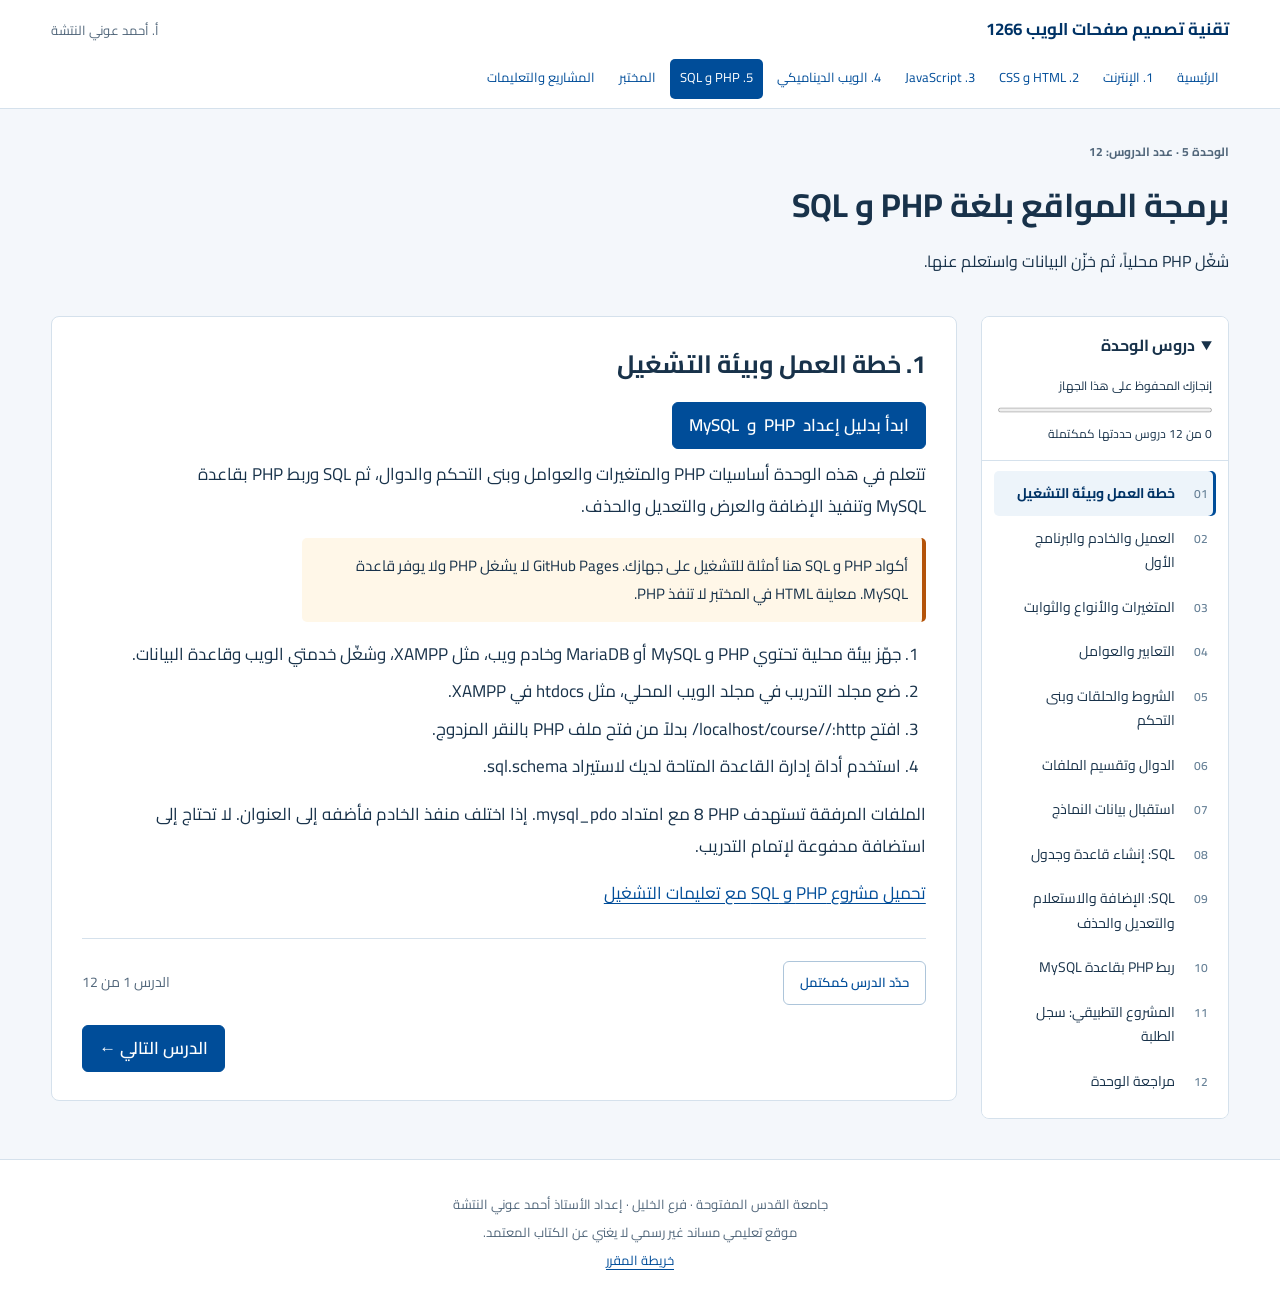
<file: units/unit5.html>
<!doctype html>
<html dir="rtl" lang="ar"><head><meta charset="utf-8"/><meta content="width=device-width,initial-scale=1" name="viewport"/><meta content="تعلّم تصميم صفحات الويب 1266: دروس عربية وأمثلة عملية ومختبر تفاعلي." name="description"/><title>برمجة المواقع بلغة PHP وSQL | مقرر 1266</title><link href="../assets/css/learning.css?v=20261020d" rel="stylesheet"/><script defer="" src="../assets/js/learning.js?v=20261020d"></script><script defer="True" src="../assets/vendor/prism.min.js"></script><script defer="True" src="../assets/vendor/prism-markup-templating.min.js"></script><script defer="True" src="../assets/vendor/prism-php.min.js"></script><script defer="True" src="../assets/vendor/prism-sql.min.js"></script></head><body class="learning-page" data-unit="5"><a class="skip-link" href="#content">انتقل إلى المحتوى</a><header class="site-header"><div class="site-bar"><a class="brand" href="../index.html">تقنية تصميم صفحات الويب <b dir="ltr">1266</b></a><span>أ. أحمد عوني النتشة</span></div><nav aria-label="التنقل الرئيسي" class="course-nav"><a href="../index.html">الرئيسية</a><a href="../units/unit1.html">1. الإنترنت</a><a href="../units/unit2.html">2. <bdi dir="ltr">HTML</bdi> و <bdi dir="ltr">CSS</bdi></a><a href="../units/unit3.html">3. <bdi dir="ltr">JavaScript</bdi></a><a href="../units/unit4.html">4. الويب الديناميكي</a><a aria-current="page" href="../units/unit5.html">5. <bdi dir="ltr">PHP</bdi> و <bdi dir="ltr">SQL</bdi></a><a href="../lab.html">المختبر</a><a href="../practical.html">المشاريع والتعليمات</a></nav></header><section class="unit-intro learning-wrap"><p class="eyebrow">الوحدة 5 · عدد الدروس: 12</p><h1>برمجة المواقع بلغة <bdi dir="ltr">PHP</bdi> و <bdi dir="ltr">SQL</bdi></h1><p>شغّل <bdi dir="ltr">PHP</bdi> محلياً، ثم خزّن البيانات واستعلم عنها.</p></section><div class="learning-wrap learning-layout"><aside class="learning-toc"><details data-toc="" open=""><summary>دروس الوحدة</summary><div class="progress-summary"><label for="unit-progress">إنجازك المحفوظ على هذا الجهاز</label><progress id="unit-progress" max="12" value="0"></progress><span data-progress-text="">0 من 12</span></div><nav aria-label="فهرس دروس الوحدة"><a data-lesson-link="s0" href="#s0" title="01 1. خطة العمل وبيئة التشغيل"><span>01</span><span class="toc-label">خطة العمل وبيئة التشغيل</span><small data-done="s0"></small></a><a data-lesson-link="s1" href="#s1" title="02 2. العميل والخادم والبرنامج الأول"><span>02</span><span class="toc-label">العميل والخادم والبرنامج الأول</span><small data-done="s1"></small></a><a data-lesson-link="s2" href="#s2" title="03 3. المتغيرات والأنواع والثوابت"><span>03</span><span class="toc-label">المتغيرات والأنواع والثوابت</span><small data-done="s2"></small></a><a data-lesson-link="s3" href="#s3" title="04 4. التعابير والعوامل"><span>04</span><span class="toc-label">التعابير والعوامل</span><small data-done="s3"></small></a><a data-lesson-link="s4" href="#s4" title="05 5. الشروط والحلقات وبنى التحكم"><span>05</span><span class="toc-label">الشروط والحلقات وبنى التحكم</span><small data-done="s4"></small></a><a data-lesson-link="s5" href="#s5" title="06 6. الدوال وتقسيم الملفات"><span>06</span><span class="toc-label">الدوال وتقسيم الملفات</span><small data-done="s5"></small></a><a data-lesson-link="s6" href="#s6" title="07 7. استقبال بيانات النماذج"><span>07</span><span class="toc-label">استقبال بيانات النماذج</span><small data-done="s6"></small></a><a data-lesson-link="s7" href="#s7" title="08 8. SQL: إنشاء قاعدة وجدول"><span>08</span><span class="toc-label"><bdi dir="ltr">SQL</bdi>: إنشاء قاعدة وجدول</span><small data-done="s7"></small></a><a data-lesson-link="s8" href="#s8" title="09 9. SQL: الإضافة والاستعلام والتعديل والحذف"><span>09</span><span class="toc-label"><bdi dir="ltr">SQL</bdi>: الإضافة والاستعلام والتعديل والحذف</span><small data-done="s8"></small></a><a data-lesson-link="s9" href="#s9" title="10 10. ربط PHP بقاعدة MySQL"><span>10</span><span class="toc-label">ربط <bdi dir="ltr">PHP</bdi> بقاعدة <bdi dir="ltr">MySQL</bdi></span><small data-done="s9"></small></a><a data-lesson-link="s10" href="#s10" title="11 11. المشروع التطبيقي: سجل الطلبة"><span>11</span><span class="toc-label">المشروع التطبيقي: سجل الطلبة</span><small data-done="s10"></small></a><a data-lesson-link="s11" href="#s11" title="12 12. مراجعة الوحدة"><span>12</span><span class="toc-label">مراجعة الوحدة</span><small data-done="s11"></small></a></nav></details></aside><main id="content"><section class="lesson" data-step="" id="s0"><h2>1. خطة العمل وبيئة التشغيل</h2><a class="button" href="../setup.html">ابدأ بدليل إعداد <bdi dir="ltr">PHP</bdi> و <bdi dir="ltr">MySQL</bdi></a><p>تتعلم في هذه الوحدة أساسيات <bdi dir="ltr">PHP</bdi> والمتغيرات والعوامل وبنى التحكم والدوال، ثم <bdi dir="ltr">SQL</bdi> وربط <bdi dir="ltr">PHP</bdi> بقاعدة <bdi dir="ltr">MySQL</bdi> وتنفيذ الإضافة والعرض والتعديل والحذف.</p><p class="note">أكواد <bdi dir="ltr">PHP</bdi> و <bdi dir="ltr">SQL</bdi> هنا أمثلة للتشغيل على جهازك. <bdi dir="ltr">GitHub Pages</bdi> لا يشغل <bdi dir="ltr">PHP</bdi> ولا يوفر قاعدة <bdi dir="ltr">MySQL</bdi>. معاينة <bdi dir="ltr">HTML</bdi> في المختبر لا تنفذ <bdi dir="ltr">PHP</bdi>.</p><ol><li>جهّز بيئة محلية تحتوي <bdi dir="ltr">PHP</bdi> و <bdi dir="ltr">MySQL</bdi> أو <bdi dir="ltr">MariaDB</bdi> وخادم ويب، مثل <bdi dir="ltr">XAMPP</bdi>، وشغّل خدمتي الويب وقاعدة البيانات.</li><li>ضع مجلد التدريب في مجلد الويب المحلي، مثل <bdi dir="ltr">htdocs</bdi> في <bdi dir="ltr">XAMPP</bdi>.</li><li>افتح <bdi dir="ltr">http</bdi>://<bdi dir="ltr">localhost/course</bdi>/ بدلاً من فتح ملف <bdi dir="ltr">PHP</bdi> بالنقر المزدوج.</li><li>استخدم أداة إدارة القاعدة المتاحة لديك لاستيراد <bdi dir="ltr">schema</bdi>.<bdi dir="ltr">sql</bdi>.</li></ol><p>الملفات المرفقة تستهدف <bdi dir="ltr">PHP</bdi> 8 مع امتداد <bdi dir="ltr">pdo</bdi>_<bdi dir="ltr">mysql</bdi>. إذا اختلف منفذ الخادم فأضفه إلى العنوان. لا تحتاج إلى استضافة مدفوعة لإتمام التدريب.</p><a class="download-link" download="" href="../downloads/unit5/php-sql-lab.zip">تحميل مشروع <bdi dir="ltr">PHP</bdi> و <bdi dir="ltr">SQL</bdi> مع تعليمات التشغيل</a><div class="lesson-completion"><button aria-pressed="false" class="secondary" data-complete="s0" type="button">حدّد الدرس كمكتمل</button><span data-step-position="">الدرس 1 من 12</span></div><nav aria-label="التنقل بين الدروس" class="lesson-pagination"><span></span><a class="button" href="#s1">الدرس التالي ←</a></nav></section><section class="lesson" data-step="" id="s1"><h2>2. العميل والخادم والبرنامج الأول</h2><p><bdi dir="ltr">JavaScript</bdi> في أمثلة الوحدتين السابقتين يعمل في المتصفح. <bdi dir="ltr">PHP</bdi> يعمل في الخادم ويرسل النتيجة إلى المتصفح. لن يظهر كود <bdi dir="ltr">PHP</bdi> في مصدر الصفحة الناتجة إذا كانت بيئة الخادم تعمل بصورة صحيحة.</p><p>احفظ المثال باسم <bdi dir="ltr">hello</bdi>.<bdi dir="ltr">php</bdi> وافتحه عبر <bdi dir="ltr">localhost</bdi>. النتيجة المتوقعة عنوان وفقرة بالعربية.</p><div class="code-toolbar"><button data-copy-target="u5-s1-0" type="button">نسخ الكود</button></div><pre id="u5-s1-0"><code>&lt;?php
$course = "تقنية تصميم صفحات الويب";
?&gt;
&lt;!doctype html&gt;
&lt;html lang="ar" dir="rtl"&gt;
&lt;meta charset="utf-8"&gt;
&lt;title&gt;أول برنامج PHP&lt;/title&gt;
&lt;h1&gt;مرحباً بالطلبة&lt;/h1&gt;
&lt;p&gt;&lt;?= htmlspecialchars($course, ENT_QUOTES, "UTF-8") ?&gt;&lt;/p&gt;
&lt;/html&gt;</code></pre><h3>طبّق بنفسك</h3><p>غيّر اسم المقرر. ماذا يشاهد المتصفح؟</p><details><summary>الحل المقترح</summary><p>يشاهد <bdi dir="ltr">HTML</bdi> الناتج بعد تنفيذ <bdi dir="ltr">PHP</bdi>، ومنه اسم المقرر الجديد. إذا ظهر النص البرمجي نفسه، فتحقق من امتداد الملف وطريقة تشغيله وخادم <bdi dir="ltr">PHP</bdi>.</p></details><div class="lesson-completion"><button aria-pressed="false" class="secondary" data-complete="s1" type="button">حدّد الدرس كمكتمل</button><span data-step-position="">الدرس 2 من 12</span></div><nav aria-label="التنقل بين الدروس" class="lesson-pagination"><a class="button secondary" href="#s0">→ الدرس السابق</a><a class="button" href="#s2">الدرس التالي ←</a></nav></section><section class="lesson" data-step="" id="s2"><h2>3. المتغيرات والأنواع والثوابت</h2><p>تبدأ أسماء المتغيرات بالرمز $ وتراعي حالة الأحرف. الأنواع البسيطة تشمل العدد الصحيح والعشري والنص والمنطقي. المصفوفات تجمع قيماً، والكائنات تمثل بيانات وسلوكاً، و<bdi dir="ltr">NULL</bdi> يعني غياب القيمة، و<bdi dir="ltr">resource</bdi> يمثل مورداً مثل مقبض ملف.</p><div class="code-toolbar"><button data-copy-target="u5-s2-0" type="button">نسخ الكود</button></div><pre id="u5-s2-0"><code>&lt;?php
$name = "ليان";
$mark = 85;
$average = 85.5;
$passed = true;
$students = ["ليان", "عمر"];
$student = ["name" =&gt; "ليان", "mark" =&gt; 85];
$missing = null;
const PASS_MARK = 50;
echo $student["name"] . ": " . $student["mark"];</code></pre><p>النتيجة: ليان: 85. استخدم <bdi dir="ltr">var</bdi>_<bdi dir="ltr">dump</bdi> أثناء التعلم لفحص النوع والقيمة، ولا تترك بيانات التشخيص الحساسة في صفحة منشورة.</p><h3>طبّق بنفسك</h3><p>أنشئ مصفوفة ترابطية لكتاب فيها <bdi dir="ltr">title</bdi> و<bdi dir="ltr">price</bdi> ثم اطبع العنوان.</p><details><summary>الحل المقترح</summary><div class="code-toolbar"><button data-copy-target="u5-s2-1" type="button">نسخ الكود</button></div><pre id="u5-s2-1"><code>&lt;?php
$book = ["title" =&gt; "تعلم الويب", "price" =&gt; 25];
echo $book["title"];</code></pre></details><div class="lesson-completion"><button aria-pressed="false" class="secondary" data-complete="s2" type="button">حدّد الدرس كمكتمل</button><span data-step-position="">الدرس 3 من 12</span></div><nav aria-label="التنقل بين الدروس" class="lesson-pagination"><a class="button secondary" href="#s1">→ الدرس السابق</a><a class="button" href="#s3">الدرس التالي ←</a></nav></section><section class="lesson" data-step="" id="s3"><h2>4. التعابير والعوامل</h2><p>التعبير ينتج قيمة. من العوامل الحسابية + و- و* و/ و%، والإسناد = و+=، والمقارنة === و!== و&gt;=، والمنطقية &amp;&amp; و|| و!، والربط النصي نقطة. الأقواس توضح ترتيب التنفيذ.</p><div class="code-toolbar"><button data-copy-target="u5-s3-0" type="button">نسخ الكود</button></div><pre id="u5-s3-0"><code>&lt;?php
$total = 20 + 5 * 2;     // 30
$grouped = (20 + 5) * 2; // 50
$mark = 70;
$passed = $mark &gt;= 50 &amp;&amp; $mark &lt;= 100;
echo "المجموع: " . $total;
var_dump(5 === "5");   // false</code></pre><details><summary>عوامل إضافية يوردها الكتاب</summary><p>++ و-- للزيادة والنقصان، و&amp; و| و^ و&lt;&lt; و&gt;&gt; لعمليات البت. يجمع + مصفوفتين مع الاحتفاظ بمفاتيح اليسرى. <bdi dir="ltr">instanceof</bdi> يفحص نوع كائن. يورد الكتاب @ للتحكم برسائل الخطأ و<bdi dir="ltr">backticks</bdi> لتنفيذ أوامر نظام؛ افهم دورهما ولا تستخدمهما لإخفاء أخطاء التطبيق أو لتنفيذ إدخال المستخدم. نستخدم الاستثناءات لمعالجة أخطاء القاعدة.</p></details><h3>طبّق بنفسك</h3><p>توقع ناتج 10 % 3 ونتيجة المقارنة 10 === "10".</p><details><summary>الحل المقترح</summary><p>الباقي 1، والمقارنة <bdi dir="ltr">false</bdi> لاختلاف النوع.</p></details><div class="lesson-completion"><button aria-pressed="false" class="secondary" data-complete="s3" type="button">حدّد الدرس كمكتمل</button><span data-step-position="">الدرس 4 من 12</span></div><nav aria-label="التنقل بين الدروس" class="lesson-pagination"><a class="button secondary" href="#s2">→ الدرس السابق</a><a class="button" href="#s4">الدرس التالي ←</a></nav></section><section class="lesson" data-step="" id="s4"><h2>5. الشروط والحلقات وبنى التحكم</h2><p>استخدم <bdi dir="ltr">if</bdi> و<bdi dir="ltr">elseif</bdi> و<bdi dir="ltr">else</bdi> لاتخاذ قرار، و<bdi dir="ltr">switch</bdi> للاختيار بين حالات. <bdi dir="ltr">while</bdi> يفحص الشرط قبل التكرار، و<bdi dir="ltr">do</bdi>…<bdi dir="ltr">while</bdi> ينفذ مرة على الأقل، و<bdi dir="ltr">for</bdi> مناسب لعدد معلوم، و<bdi dir="ltr">foreach</bdi> لمرور عناصر المصفوفة.</p><div class="code-toolbar"><button data-copy-target="u5-s4-0" type="button">نسخ الكود</button></div><pre id="u5-s4-0"><code>&lt;?php
$marks = [40, 75, 90];
foreach ($marks as $mark) {
    if ($mark &gt;= 50) {
        echo "ناجح: $mark&lt;br&gt;";
    } else {
        echo "بحاجة إلى مراجعة: $mark&lt;br&gt;";
    }
}
for ($i = 1; $i &lt;= 3; $i++) {
    echo $i . " ";
}</code></pre><p><bdi dir="ltr">break</bdi> يوقف الحلقة أو <bdi dir="ltr">switch</bdi>، و<bdi dir="ltr">continue</bdi> يتجاوز بقية التكرار الحالي. <bdi dir="ltr">return</bdi> يعيد نتيجة الدالة وينهيها. <bdi dir="ltr">declare</bdi> يحدد توجيهات تنفيذ مثل <bdi dir="ltr">strict</bdi>_<bdi dir="ltr">types</bdi>. يورد الكتاب <bdi dir="ltr">goto</bdi> والصياغة البديلة <bdi dir="ltr">if</bdi>: … <bdi dir="ltr">endif</bdi>؛ في التطبيقات هنا نستخدم بنى واضحة دون القفز بين السطور.</p><h3>طبّق بنفسك</h3><p>اطبع الأعداد الزوجية من 2 إلى 10 باستخدام <bdi dir="ltr">for</bdi>.</p><details><summary>الحل المقترح</summary><div class="code-toolbar"><button data-copy-target="u5-s4-1" type="button">نسخ الكود</button></div><pre id="u5-s4-1"><code>&lt;?php
for ($i = 2; $i &lt;= 10; $i += 2) {
    echo $i . " ";
}</code></pre></details><div class="lesson-completion"><button aria-pressed="false" class="secondary" data-complete="s4" type="button">حدّد الدرس كمكتمل</button><span data-step-position="">الدرس 5 من 12</span></div><nav aria-label="التنقل بين الدروس" class="lesson-pagination"><a class="button secondary" href="#s3">→ الدرس السابق</a><a class="button" href="#s5">الدرس التالي ←</a></nav></section><section class="lesson" data-step="" id="s5"><h2>6. الدوال وتقسيم الملفات</h2><p>الدالة تجمع مهمة قابلة لإعادة الاستخدام. المعاملات مدخلات، و<bdi dir="ltr">return</bdi> يعيد الناتج. توجد دوال مضمّنة وأخرى تعرفها بنفسك، ويمكن إسناد دالة مجهولة إلى متغير أو استدعاء دالة باسم محفوظ في متغير.</p><div class="code-toolbar"><button data-copy-target="u5-s5-0" type="button">نسخ الكود</button></div><pre id="u5-s5-0"><code>&lt;?php
function average(array $marks): float {
    if (count($marks) === 0) {
        return 0;
    }
    return array_sum($marks) / count($marks);
}
echo average([70, 80, 90]); // 80
$double = function ($value) { return $value * 2; };
echo $double(4); // 8</code></pre><p><bdi dir="ltr">include</bdi> و<bdi dir="ltr">require</bdi> يضمان ملفاً آخر؛ فشل <bdi dir="ltr">require</bdi> يوقف التنفيذ عادة، بينما <bdi dir="ltr">include</bdi> يصدر تحذيراً ويمكن أن يستمر. الصيغتان <bdi dir="ltr">include</bdi>_<bdi dir="ltr">once</bdi> و<bdi dir="ltr">require</bdi>_<bdi dir="ltr">once</bdi> تمنعان تكرار التضمين. استخدم مساراً ثابتاً مثل <bdi dir="ltr">require</bdi>_<bdi dir="ltr">once</bdi> __<bdi dir="ltr">DIR</bdi>__ . "/<bdi dir="ltr">db</bdi>.<bdi dir="ltr">php</bdi>"، ولا تأخذ مسار الملف من الزائر.</p><h3>طبّق بنفسك</h3><p>اكتب دالة تعيد ناجح إذا كانت العلامة 50 فأكثر.</p><details><summary>الحل المقترح</summary><div class="code-toolbar"><button data-copy-target="u5-s5-1" type="button">نسخ الكود</button></div><pre id="u5-s5-1"><code>&lt;?php
function result(int $mark): string {
    return $mark &gt;= 50 ? "ناجح" : "راسب";
}
echo result(65);</code></pre></details><div class="lesson-completion"><button aria-pressed="false" class="secondary" data-complete="s5" type="button">حدّد الدرس كمكتمل</button><span data-step-position="">الدرس 6 من 12</span></div><nav aria-label="التنقل بين الدروس" class="lesson-pagination"><a class="button secondary" href="#s4">→ الدرس السابق</a><a class="button" href="#s6">الدرس التالي ←</a></nav></section><section class="lesson" data-step="" id="s6"><h2>7. استقبال بيانات النماذج</h2><p>يرسل <bdi dir="ltr">GET</bdi> قيماً في العنوان، و<bdi dir="ltr">POST</bdi> يرسلها في جسم الطلب. <bdi dir="ltr">POST</bdi> وحده لا يشفر البيانات. تحقق في الخادم حتى إذا أضفت تحققاً في <bdi dir="ltr">JavaScript</bdi>. <bdi dir="ltr">htmlspecialchars</bdi> يعالج النص عند عرضه داخل <bdi dir="ltr">HTML</bdi>؛ ولا يحل محل الاستعلامات المحضرة.</p><div class="code-toolbar"><button data-copy-target="u5-s6-0" type="button">نسخ الكود</button></div><pre id="u5-s6-0"><code>&lt;!-- form.html --&gt;
&lt;form action="welcome.php" method="post"&gt;
  &lt;label&gt;الاسم &lt;input name="name" required maxlength="100"&gt;&lt;/label&gt;
  &lt;button&gt;إرسال&lt;/button&gt;
&lt;/form&gt;

&lt;!-- welcome.php --&gt;
&lt;?php
$raw = $_POST["name"] ?? "";
$name = is_string($raw) ? trim($raw) : "";
if ($name === "" || strlen($name) &gt; 400) {
    http_response_code(422);
    exit("أدخل اسماً صالحاً");
}
echo "مرحباً " . htmlspecialchars($name, ENT_QUOTES, "UTF-8");</code></pre><h3>طبّق بنفسك</h3><p>أرسل اسماً فارغاً بعد تعطيل <bdi dir="ltr">required</bdi>. ماذا يجب أن يحدث؟</p><details><summary>الحل المقترح</summary><p>يرفض الخادم القيمة الفارغة. التحقق في المتصفح يساعد المستخدم لكنه لا يكفي لضمان صحة البيانات.</p></details><div class="lesson-completion"><button aria-pressed="false" class="secondary" data-complete="s6" type="button">حدّد الدرس كمكتمل</button><span data-step-position="">الدرس 7 من 12</span></div><nav aria-label="التنقل بين الدروس" class="lesson-pagination"><a class="button secondary" href="#s5">→ الدرس السابق</a><a class="button" href="#s7">الدرس التالي ←</a></nav></section><section class="lesson" data-step="" id="s7"><h2>8. <bdi dir="ltr">SQL</bdi>: إنشاء قاعدة وجدول</h2><p>قاعدة البيانات تحتوي جداول، والجدول يتكون من صفوف وأعمدة. المفتاح الأساسي يميز السجل، و<bdi dir="ltr">AUTO</bdi>_<bdi dir="ltr">INCREMENT</bdi> ينشئ معرفاً متزايداً. اختر <bdi dir="ltr">utf8mb4</bdi> لدعم العربية.</p><div class="code-toolbar"><button data-copy-target="u5-s7-0" type="button">نسخ الكود</button></div><pre id="u5-s7-0"><code>CREATE DATABASE IF NOT EXISTS course1266
  CHARACTER SET utf8mb4 COLLATE utf8mb4_unicode_ci;
USE course1266;
CREATE TABLE IF NOT EXISTS students (
  id INT UNSIGNED AUTO_INCREMENT PRIMARY KEY,
  name VARCHAR(100) NOT NULL,
  mark INT NOT NULL
);</code></pre><p>نفذ الأوامر في أداة إدارة <bdi dir="ltr">MySQL</bdi>. <bdi dir="ltr">DROP TABLE</bdi> يحذف الجدول، و<bdi dir="ltr">DROP DATABASE</bdi> يحذف القاعدة ومحتوياتها؛ لا تحتاج إلى تشغيلهما لإتمام المختبر.</p><h3>طبّق بنفسك</h3><p>لماذا لا نستخدم اسم الطالب مفتاحاً أساسياً؟</p><details><summary>الحل المقترح</summary><p>قد تتكرر الأسماء أو تتغير. المعرف الرقمي يوفر قيمة مستقلة تميز كل سجل.</p></details><div class="lesson-completion"><button aria-pressed="false" class="secondary" data-complete="s7" type="button">حدّد الدرس كمكتمل</button><span data-step-position="">الدرس 8 من 12</span></div><nav aria-label="التنقل بين الدروس" class="lesson-pagination"><a class="button secondary" href="#s6">→ الدرس السابق</a><a class="button" href="#s8">الدرس التالي ←</a></nav></section><section class="lesson" data-step="" id="s8"><h2>9. <bdi dir="ltr">SQL</bdi>: الإضافة والاستعلام والتعديل والحذف</h2><p>ابدأ بقاعدة تدريب فقط. <bdi dir="ltr">WHERE</bdi> يحدد السجلات المستهدفة؛ غيابه في <bdi dir="ltr">UPDATE</bdi> أو <bdi dir="ltr">DELETE</bdi> يؤثر في كل السجلات. <bdi dir="ltr">ORDER BY</bdi> يرتب النتائج، و<bdi dir="ltr">LIMIT</bdi> يحدد عددها.</p><div class="code-toolbar"><button data-copy-target="u5-s8-0" type="button">نسخ الكود</button></div><pre id="u5-s8-0"><code>INSERT INTO students (name, mark) VALUES ('ليان', 85), ('عمر', 70);
SELECT id, name, mark FROM students ORDER BY id;
SELECT name, mark FROM students WHERE mark &gt;= 80 ORDER BY mark DESC LIMIT 5;
UPDATE students SET mark = 90 WHERE id = 1;
DELETE FROM students WHERE id = 2;</code></pre><h3>طبّق بنفسك</h3><p>اعرض الطلاب الناجحين مرتبين حسب العلامة تنازلياً.</p><details><summary>الحل المقترح</summary><div class="code-toolbar"><button data-copy-target="u5-s8-1" type="button">نسخ الكود</button></div><pre id="u5-s8-1"><code>SELECT id, name, mark FROM students
WHERE mark &gt;= 50 ORDER BY mark DESC, id ASC;</code></pre></details><div class="lesson-completion"><button aria-pressed="false" class="secondary" data-complete="s8" type="button">حدّد الدرس كمكتمل</button><span data-step-position="">الدرس 9 من 12</span></div><nav aria-label="التنقل بين الدروس" class="lesson-pagination"><a class="button secondary" href="#s7">→ الدرس السابق</a><a class="button" href="#s9">الدرس التالي ←</a></nav></section><section class="lesson" data-step="" id="s9"><h2>10. ربط <bdi dir="ltr">PHP</bdi> بقاعدة <bdi dir="ltr">MySQL</bdi></h2><p><bdi dir="ltr">PDO</bdi> و<bdi dir="ltr">MySQLi</bdi> طريقتان للربط. <bdi dir="ltr">MySQLi</bdi> مخصص لـ<bdi dir="ltr">MySQL</bdi>، بينما <bdi dir="ltr">PDO</bdi> يوفر واجهة تتعامل مع عدة محركات عبر برامج تشغيل مختلفة. نستخدم <bdi dir="ltr">PDO</bdi> واستعلامات محضرة لتمرير القيم منفصلة عن نص <bdi dir="ltr">SQL</bdi>.</p><div class="code-toolbar"><button data-copy-target="u5-s9-0" type="button">نسخ الكود</button></div><pre id="u5-s9-0"><code>&lt;?php
// db.php - بيانات بيئتك المحلية
$pdo = new PDO(
    "mysql:host=127.0.0.1;dbname=course1266;charset=utf8mb4",
    "course_student",
    "change-this-local-password",
    [PDO::ATTR_ERRMODE =&gt; PDO::ERRMODE_EXCEPTION,
     PDO::ATTR_DEFAULT_FETCH_MODE =&gt; PDO::FETCH_ASSOC,
     PDO::ATTR_EMULATE_PREPARES =&gt; false]
);</code></pre><div class="code-toolbar"><button data-copy-target="u5-s9-1" type="button">نسخ الكود</button></div><pre id="u5-s9-1"><code>&lt;?php
require_once __DIR__ . "/db.php";
$stmt = $pdo-&gt;prepare("INSERT INTO students (name, mark) VALUES (:name, :mark)");
$stmt-&gt;execute(["name" =&gt; "ليان", "mark" =&gt; 85]);
$query = $pdo-&gt;prepare("SELECT id, name, mark FROM students WHERE mark &gt;= ? ORDER BY id LIMIT 10");
$query-&gt;execute([50]);
foreach ($query as $student) {
    echo htmlspecialchars($student["name"], ENT_QUOTES, "UTF-8") . "&lt;br&gt;";
}</code></pre><p>أنشئ مستخدم قاعدة محلياً يملك صلاحيات <bdi dir="ltr">SELECT</bdi> و<bdi dir="ltr">INSERT</bdi> و<bdi dir="ltr">UPDATE</bdi> و<bdi dir="ltr">DELETE</bdi> على قاعدة التدريب، ثم عدّل <bdi dir="ltr">db</bdi>.<bdi dir="ltr">php</bdi>. تشرح تعليمات المشروع ذلك. إذا فشل الاتصال، تحقق من تشغيل الخدمة واسم القاعدة والمنفذ وبيانات المستخدم وامتداد <bdi dir="ltr">pdo</bdi>_<bdi dir="ltr">mysql</bdi>.</p><p><a href="https://www.php.net/manual/en/pdo.prepared-statements.php">مرجع <bdi dir="ltr">PHP</bdi> الرسمي للاستعلامات المحضرة</a></p><div class="lesson-completion"><button aria-pressed="false" class="secondary" data-complete="s9" type="button">حدّد الدرس كمكتمل</button><span data-step-position="">الدرس 10 من 12</span></div><nav aria-label="التنقل بين الدروس" class="lesson-pagination"><a class="button secondary" href="#s8">→ الدرس السابق</a><a class="button" href="#s10">الدرس التالي ←</a></nav></section><section class="lesson" data-step="" id="s10"><h2>11. المشروع التطبيقي: سجل الطلبة</h2><p>حزمة المختبر تحتوي <bdi dir="ltr">schema</bdi>.<bdi dir="ltr">sql</bdi> و<bdi dir="ltr">db</bdi>.<bdi dir="ltr">php</bdi> و<bdi dir="ltr">index</bdi>.<bdi dir="ltr">php</bdi> ودليل تشغيل عربي. تنفذ إضافة طالب وعرض السجلات وتعديل العلامة والحذف. يستخدم المشروع جلسة ورمز <bdi dir="ltr">CSRF</bdi> مع طلبات <bdi dir="ltr">POST</bdi>، ويتحقق من الاسم والعلامة في الخادم.</p><a class="download-link" download="" href="../downloads/unit5/php-sql-lab.zip">تحميل الحزمة</a><ol><li>استورد <bdi dir="ltr">schema</bdi>.<bdi dir="ltr">sql</bdi> وأنشئ مستخدم قاعدة التدريب.</li><li>اضبط بيانات الاتصال في <bdi dir="ltr">db</bdi>.<bdi dir="ltr">php</bdi>.</li><li>افتح المشروع من <bdi dir="ltr">localhost</bdi> وأضف طالباً بعلامة 85.</li><li>عدّل العلامة إلى 90 ثم أعد تحميل الصفحة للتأكد من حفظها.</li><li>جرّب إدخال علامة 120 واسماً فارغاً؛ يجب رفضهما.</li><li>احذف سجلاً تجريبياً وتأكد من اختفائه.</li></ol><p><strong>معايير النجاح:</strong> استمرار البيانات بعد إعادة التحميل، رفض القيم غير الصالحة، عرض العربية سليمة، وعدم تأثر السجلات الأخرى عند التعديل أو الحذف.</p><details><summary>التوسعة المقترحة</summary><p>أضف بحثاً بالاسم باستخدام <bdi dir="ltr">LIKE</bdi> ومعامل محضر، ثم أضف ترتيباً ثابتاً وتقسيماً للنتائج. هذه حزمة تدريب محلي، وليست نظام شؤون طلبة جاهزاً للنشر العام.</p></details><div class="lesson-completion"><button aria-pressed="false" class="secondary" data-complete="s10" type="button">حدّد الدرس كمكتمل</button><span data-step-position="">الدرس 11 من 12</span></div><nav aria-label="التنقل بين الدروس" class="lesson-pagination"><a class="button secondary" href="#s9">→ الدرس السابق</a><a class="button" href="#s11">الدرس التالي ←</a></nav></section><section class="lesson" data-step="" id="s11"><h2>12. مراجعة الوحدة</h2><p>تتبع الرحلة كاملة: نموذج <bdi dir="ltr">HTML</bdi> ← طلب <bdi dir="ltr">POST</bdi> ← تحقق <bdi dir="ltr">PHP</bdi> ← استعلام محضر ← <bdi dir="ltr">MySQL</bdi> ← <bdi dir="ltr">HTML</bdi> الناتج. استخدم هذا التسلسل لتحديد موضع أي مشكلة.</p><form class="quiz"><h2>اختبر فهمك</h2><fieldset><legend>أين ينفذ <bdi dir="ltr">PHP</bdi>؟</legend><label><input name="q0" required="" type="radio" value="wrong"/> في <bdi dir="ltr">DNS</bdi></label><label><input name="q0" required="" type="radio" value="correct"/> في الخادم</label><label><input name="q0" required="" type="radio" value="wrong"/> في ملف <bdi dir="ltr">CSS</bdi></label></fieldset><details><summary>تفسير الإجابة</summary><p>الخادم ينفذ <bdi dir="ltr">PHP</bdi> ويرسل النتيجة للمتصفح.</p></details><fieldset><legend>ما الوسيلة المناسبة لتمرير اسم طالب إلى <bdi dir="ltr">SQL</bdi>؟</legend><label><input name="q1" required="" type="radio" value="wrong"/> دمجه مباشرة في النص</label><label><input name="q1" required="" type="radio" value="correct"/> الاستعلام المحضر ومعاملاته</label><label><input name="q1" required="" type="radio" value="wrong"/> إخفاء رسائل الخطأ فقط</label></fieldset><details><summary>تفسير الإجابة</summary><p>تفصل المعاملات القيم عن تركيب <bdi dir="ltr">SQL</bdi>.</p></details><fieldset><legend>ما أثر <bdi dir="ltr">DELETE FROM students</bdi> بلا <bdi dir="ltr">WHERE</bdi>؟</legend><label><input name="q2" required="" type="radio" value="wrong"/> حذف سجل واحد</label><label><input name="q2" required="" type="radio" value="correct"/> حذف جميع الصفوف</label><label><input name="q2" required="" type="radio" value="wrong"/> عرض السجلات</label></fieldset><details><summary>تفسير الإجابة</summary><p>يبقى الجدول لكن تحذف كل صفوفه.</p></details><fieldset><legend>ما دور <bdi dir="ltr">htmlspecialchars</bdi> عند العرض؟</legend><label><input name="q3" required="" type="radio" value="wrong"/> تشفير الاتصال</label><label><input name="q3" required="" type="radio" value="correct"/> تمثيل محارف <bdi dir="ltr">HTML</bdi> الخاصة كنص</label><label><input name="q3" required="" type="radio" value="wrong"/> إنشاء قاعدة بيانات</label></fieldset><details><summary>تفسير الإجابة</summary><p>تمنع معاملة النص المعروض كوسوم <bdi dir="ltr">HTML</bdi> في موضع النص.</p></details><button>تحقق من الإجابات</button><output aria-live="polite"></output></form><div class="lesson-completion"><button aria-pressed="false" class="secondary" data-complete="s11" type="button">حدّد الدرس كمكتمل</button><span data-step-position="">الدرس 12 من 12</span></div><nav aria-label="التنقل بين الدروس" class="lesson-pagination"><a class="button secondary" href="#s10">→ الدرس السابق</a><a class="button" href="../practical.html">المشاريع وتعليمات التسليم ←</a></nav></section></main></div><p class="learning-wrap save-notice" data-save-status="" role="status"></p><footer class="learning-footer"><p>جامعة القدس المفتوحة · فرع الخليل · إعداد الأستاذ أحمد عوني النتشة</p><p>موقع تعليمي مساند غير رسمي لا يغني عن الكتاب المعتمد.</p><a href="../index.html">خريطة المقرر</a></footer></body></html>
</file>
<file: assets/css/learning.css>
/* Shared learning system. Blue actions, white reading surfaces, LTR code. */
:root{--blue:#004d99;--deep:#003366;--ink:#18324a;--muted:#52677b;--line:#d5e1ec;--canvas:#f4f7fb;--soft:#edf4fa;--good:#14613d;--bad:#9b2525;--bg:#f4f7fb;--bg-2:#edf4fa;--card:#fff;--text:#18324a;--border:#d5e1ec;--primary:#004d99;--primary2:#004d99;--accent:#004d99;--warn:#8a4b09;--code-bg:#12263a;--radius:8px;--shadow:none}
*{box-sizing:border-box}html{scroll-behavior:smooth}body{margin:0;background:var(--canvas);color:var(--ink);font:17px/1.9 Tahoma,Arial,sans-serif}a{color:var(--blue);text-underline-offset:4px}h1,h2,h3{line-height:1.55;text-wrap:balance}h1{font-size:clamp(27px,4vw,38px);margin:8px 0 16px}h2{font-size:25px;margin:0 0 18px}h3{font-size:20px;margin:22px 0 10px}p{margin:10px 0 16px}ul,ol{padding-inline-start:25px}li{margin:6px 0}img,video,svg{max-width:100%;height:auto}button,input,select,textarea{font:inherit;max-width:100%}button,a,input,select,textarea,summary{touch-action:manipulation}button,.button{display:inline-flex;align-items:center;justify-content:center;gap:8px;min-height:44px;background:var(--blue);color:white;border:1px solid var(--blue);border-radius:6px;padding:9px 16px;cursor:pointer;text-decoration:none;line-height:1.6;font-weight:600}button:hover,.button:hover{background:var(--deep);color:white}.secondary,button.secondary,.button.secondary{color:var(--blue);background:#fff;border-color:#adc5da}.secondary:hover{background:var(--soft);color:var(--deep)}button:disabled{opacity:.6;cursor:default}:focus-visible{outline:3px solid #b45309;outline-offset:3px}[hidden]{display:none!important}.skip-link{position:absolute;top:-100px;right:15px;z-index:20;background:#fff;padding:12px}.skip-link:focus{top:8px}.learning-wrap{width:min(1180px,92%);margin-inline:auto}.site-header{background:#fff;border-bottom:1px solid var(--line)}.site-bar{width:min(1180px,92%);margin:auto;display:flex;align-items:center;justify-content:space-between;gap:12px;padding:18px 0}.brand{font-weight:bold;text-decoration:none;color:var(--deep)}.site-bar>span{font-size:14px;color:var(--muted)}.course-nav{width:min(1180px,92%);margin:auto;display:flex;gap:4px;flex-wrap:wrap;padding:0 0 12px}.course-nav a{font-size:14px;padding:8px 11px;min-height:40px;text-decoration:none;border-radius:5px;color:var(--blue)}.course-nav a:hover{background:var(--soft)}.course-nav a[aria-current=page]{background:var(--blue);color:#fff}.eyebrow{color:var(--muted);font-size:14px;font-weight:bold}.unit-intro{padding:26px 0}.unit-intro>p{max-width:80ch}.learning-layout{display:grid;grid-template-columns:260px minmax(0,1fr);gap:24px;align-items:start}.learning-layout>*{min-width:0}.learning-toc{position:sticky;top:16px;background:white;border:1px solid var(--line);border-radius:8px;max-height:calc(100vh - 32px);overflow:auto}.learning-toc summary{padding:16px 18px;cursor:pointer;font-weight:bold}.learning-toc nav{padding:0 12px 15px}.learning-toc a{display:flex;gap:8px;align-items:baseline;padding:9px;font-size:14px;border-radius:5px;text-decoration:none;color:var(--ink)}.learning-toc a>span{color:var(--muted);font-size:12px}.learning-toc a[aria-current=step]{background:var(--soft);box-shadow:inset -3px 0 var(--blue);font-weight:bold}.learning-toc small{color:var(--good);margin-inline-start:auto}.progress-summary{padding:0 18px 15px;border-bottom:1px solid var(--line);margin-bottom:10px;font-size:13px}.progress-summary label{display:block}progress{display:block;width:100%;height:10px;margin:8px 0;accent-color:var(--good)}.lesson{background:#fff;border:1px solid var(--line);border-radius:8px;padding:30px;margin:0 0 22px;min-width:0;overflow-wrap:anywhere;scroll-margin-top:16px}.lesson>h2,.lesson>.card-header h2,.lesson>.section-header h2{color:var(--deep)}.lesson pre{direction:ltr;text-align:left;unicode-bidi:isolate;white-space:pre;overflow:auto;max-width:100%;padding:20px;border-radius:6px;background:var(--code-bg);color:#edf5fc;font:14px/1.8 Consolas,'Courier New',monospace;margin:8px 0 22px;overflow-wrap:normal}.lesson code{font-family:Consolas,'Courier New',monospace;unicode-bidi:isolate}.code-toolbar{display:flex;gap:8px;flex-wrap:wrap;margin-top:18px}.code-toolbar button,.code-toolbar a{font-size:14px;min-height:40px}.lesson-completion{display:flex;gap:12px;align-items:center;justify-content:space-between;flex-wrap:wrap;padding-top:22px;margin-top:28px;border-top:1px solid var(--line)}.lesson-completion span{font-size:14px;color:var(--muted)}[data-complete][aria-pressed=true]{color:var(--good);border-color:var(--good);background:#f0faf4}.lesson-pagination{display:flex;gap:12px;justify-content:space-between;flex-wrap:wrap;margin-top:20px}.save-notice{font-size:14px;color:var(--muted)}.learning-footer{background:#fff;border-top:1px solid var(--line);text-align:center;padding:28px 4%;margin-top:36px;font-size:14px;color:var(--muted)}.learning-footer p{margin:4px}details{border:1px solid var(--line);border-radius:6px;margin:14px 0;padding:12px 16px;background:#f8fbfe}details summary{cursor:pointer;font-weight:bold}.learning-toc details{border:0;margin:0;padding:0;background:white}.lesson label{display:block;margin:8px 0 4px}.lesson input:not([type=radio]):not([type=checkbox]):not([type=hidden]),.lesson select,.lesson textarea{padding:10px 12px;border:1px solid #8aa1b6;border-radius:5px;background:#fff;color:var(--ink);width:100%}.lesson input[type=radio],.lesson input[type=checkbox]{width:20px;height:20px;vertical-align:middle;margin-inline-end:8px;accent-color:var(--blue)}.lesson textarea{min-height:150px;line-height:1.7}.lesson iframe{display:block;width:100%;height:320px;background:white;border:1px solid #8aa1b6;border-radius:6px;margin:12px 0}.lesson output,.demo-result{display:block;padding:14px;background:var(--soft);white-space:pre-wrap;overflow-wrap:anywhere;margin:12px 0;border-radius:5px}.lesson fieldset{border:1px solid var(--line);border-radius:6px;margin:15px 0;padding:14px}.lesson legend{font-weight:bold;padding:0 6px}.quiz label{padding:8px;cursor:pointer}.quiz fieldset[data-result=correct]{border-color:var(--good)}.quiz fieldset[data-result=wrong]{border-color:var(--bad)}.question-feedback{font-size:15px;padding:12px;background:var(--soft);margin-top:10px}.table-scroll{overflow-x:auto;max-width:100%;margin:18px 0}.lesson table{border-collapse:collapse;width:100%;font-size:15px}.lesson th,.lesson td{border:1px solid var(--line);padding:10px;text-align:start;vertical-align:top}.lesson th{background:var(--soft);color:var(--deep)}.lesson .note,.note-box,.warning-box,.quick-note,.mistake-box{background:#fff7e8;border-inline-start:4px solid #b45309;border-radius:5px;padding:14px;margin:16px 0}.lesson .note ul{margin-bottom:0}.blocks,.grid-2,.two-col,.compare-grid{display:grid;grid-template-columns:repeat(2,minmax(0,1fr));gap:16px;margin:18px 0}.grid-3{display:grid;grid-template-columns:repeat(3,minmax(0,1fr));gap:14px}.block,.demo,.demo-box,.compare-box,.result-box,.info-box,.summary-box,.practice-card,.tip-box{min-width:0;background:var(--soft);border:1px solid var(--line);border-radius:6px;padding:18px;margin:14px 0}.block h3,.demo h3{margin-top:0}.section-header{display:block}.section-sub,.muted,.lead{color:var(--muted)}.card-header{display:flex;gap:10px;align-items:baseline}.section-icon{font-size:23px}.chips,.badges,.controls,.learning-actions{display:flex;gap:10px;flex-wrap:wrap;margin:14px 0}.chip,.badge,.level{font-size:13px;border:1px solid var(--line);padding:4px 9px;border-radius:4px;background:var(--soft);color:var(--deep)}.visual{padding:18px;background:var(--soft);border:1px solid var(--line);border-radius:6px;margin:18px 0}.visual-title,.mini-title,.compare-label{font-weight:bold;margin-bottom:10px}.flow{display:flex;flex-wrap:wrap;align-items:center;gap:10px}.flow-box{padding:10px;border:1px solid #adc5da;background:white;border-radius:5px}.explain-row{display:flex;gap:12px;padding:10px 0;border-bottom:1px solid var(--line)}.explain-row .label{font-weight:bold;min-width:70px}.home-intro{padding:30px 0 24px;max-width:880px}.home-intro h1{margin-bottom:12px}.search-panel{border:1px solid var(--line);background:white;padding:22px;border-radius:8px;margin-bottom:28px}.search-panel h2{font-size:22px}.search-panel label{display:block}.search-panel input{width:min(100%,660px);padding:12px;border:1px solid #8aa1b6;border-radius:5px}.search-panel [role=status]{font-size:14px;color:var(--muted);margin:8px 0}.search-results{list-style:none;padding:0;margin:0}.search-results li{border-top:1px solid var(--line);padding:12px 0}.search-results a{font-weight:bold}.search-results small,.search-results p{display:block;font-size:14px;color:var(--muted);margin:4px 0}.course-grid{display:grid;grid-template-columns:repeat(2,minmax(0,1fr));gap:18px}.unit-card{background:white;border:1px solid var(--line);border-top:3px solid var(--blue);padding:24px;border-radius:8px;display:flex;flex-direction:column;min-width:0}.unit-card h3{font-size:22px;margin:10px 0}.unit-label{font-size:13px;color:var(--muted)}.unit-card .outcome{background:var(--soft);padding:10px;font-size:15px}.card-links{margin-top:auto;padding-top:12px}.card-links a{font-weight:bold}.practice-strip{padding:26px;border:1px solid var(--line);background:white;border-radius:8px;display:flex;gap:16px;flex-wrap:wrap;align-items:center;margin:28px 0}.practice-strip>div{flex:1 1 500px}.resume-card{background:#e8f4ed;border-inline-start:4px solid var(--good);padding:16px;margin-top:22px;border-radius:5px}.resume-card p{margin:0 0 8px}.lab-grid{display:grid;grid-template-columns:repeat(2,minmax(0,1fr));gap:20px}.lab-grid>div{min-width:0}.lesson textarea.code-editor{min-height:420px;direction:ltr;text-align:left;font:14px/1.8 Consolas,monospace}.lab-meta{font-size:14px;color:var(--muted)}.lab-console{max-height:240px;overflow:auto;font-family:Consolas,Tahoma,monospace}.lesson .lab-actions{display:flex;gap:8px;flex-wrap:wrap;margin:12px 0}.setup-check{padding:16px;border:1px solid var(--line);border-radius:6px;margin:16px 0}.stage-card{border-inline-start:4px solid var(--blue)}.legacy-practice .container{width:min(1180px,92%);margin:25px auto}.legacy-practice pre{direction:ltr;text-align:left;white-space:pre;overflow:auto;background:var(--code-bg);color:#edf5fc;padding:18px;max-width:100%;font:14px/1.8 Consolas,monospace}.legacy-practice table{width:100%;border-collapse:collapse}.legacy-practice th,.legacy-practice td{border:1px solid var(--line);padding:10px}.legacy-practice section,.legacy-practice .exercise{min-width:0}.danger{background:#9b2525}.project-meta{font-size:14px;color:var(--muted)}
@media(max-width:850px){.learning-layout{grid-template-columns:1fr}.learning-toc{position:static;max-height:none}.learning-toc nav{max-height:330px;overflow:auto}.lab-grid{grid-template-columns:1fr}.unit-intro{padding:20px 0}.site-bar{flex-wrap:wrap}.lesson{padding:22px}}
@media(max-width:600px){body{font-size:16px}.site-bar{padding:14px 0;gap:4px}.site-bar>span{width:100%}.course-nav{gap:2px}.course-nav a{padding:8px;font-size:13px}.course-grid,.blocks,.grid-2,.two-col,.compare-grid,.grid-3{grid-template-columns:1fr}.lesson{padding:18px}.lesson pre{padding:14px;font-size:13px}.unit-intro h1{font-size:26px}.lesson h2{font-size:23px}.unit-card{padding:20px}.lesson-pagination .button{font-size:14px}.home-intro{padding-top:22px}.explain-row{display:block}.lesson textarea.code-editor{min-height:300px}.search-panel{padding:18px}}
@media(prefers-reduced-motion:reduce){html{scroll-behavior:auto}*,*::before,*::after{animation:none!important;transition:none!important}}
@media print{.site-header,.learning-toc,.code-toolbar,.lesson-pagination,.lesson-completion,.learning-footer{display:none}.learning-layout{display:block}.lesson[hidden]{display:block!important}.lesson{break-inside:avoid}body{background:white;font-size:12pt}}

/* Visual refinement: a compact opening, a numbered path, and clearer reading hierarchy. */
@font-face{font-family:CourseCairo;src:url('../fonts/cairo-400.ttf') format('truetype');font-weight:400;font-style:normal;font-display:swap}
@font-face{font-family:CourseCairo;src:url('../fonts/cairo-600.ttf') format('truetype');font-weight:600;font-style:normal;font-display:swap}
@font-face{font-family:CourseCairo;src:url('../fonts/cairo-700.ttf') format('truetype');font-weight:700;font-style:normal;font-display:swap}
body{font-family:CourseCairo,Tahoma,Arial,sans-serif;font-size:17px;line-height:1.85}h1,h2,h3{font-weight:700;color:#18324a}h1{font-size:clamp(28px,3.4vw,36px)}h2{font-size:24px}h3{font-size:20px}bdi{unicode-bidi:isolate}button,.button{font-weight:600}.site-bar{padding:14px 0}.brand{font-size:17px}.course-nav{padding-bottom:9px}.course-nav a{padding:6px 10px;font-size:13px}.site-bar>span{font-size:13px}.home-overview{display:grid;grid-template-columns:minmax(0,1.2fr) minmax(0,.8fr);gap:38px;align-items:center;padding:28px 0 30px;border-bottom:1px solid var(--line);margin-bottom:24px}.home-intro{padding:0;max-width:none}.home-intro .eyebrow{margin-top:0;font-size:12px;letter-spacing:0}.home-intro h1{font-size:clamp(28px,3.1vw,35px);margin:8px 0 10px;line-height:1.7}.home-intro>p:not(.eyebrow){font-size:16px;max-width:54ch;margin-bottom:12px;color:var(--muted)}.home-intro .learning-actions{margin-bottom:0}.home-overview .search-panel{padding:20px;margin:0;border-radius:8px;background:#fff;align-self:center}.search-panel label{font-size:16px;font-weight:600;color:var(--ink);margin-bottom:9px}.search-panel input{font-size:15px;min-height:46px;width:100%;background:#f8fafc;border-color:#c0d0df}.search-panel [role=status]{font-size:12px;margin-bottom:0}.search-results:empty{display:none}.search-results{max-height:310px;overflow:auto}.search-results a{font-size:14px}.search-results small{font-size:12px}.home-page #units-title{font-size:23px;margin-bottom:17px}.course-path{display:grid;gap:13px}.path-item{display:grid;grid-template-columns:64px minmax(0,1fr) auto;gap:22px;align-items:center;background:white;border:1px solid var(--line);border-radius:8px;padding:19px 23px;position:relative}.path-item:focus-within{border-color:#6a98c1}.path-marker{align-self:start;color:var(--blue);text-align:center;padding-top:3px}.path-marker svg{width:28px;height:28px;display:block;margin:0 auto 4px}.path-marker>span{font:600 22px/1.4 CourseCairo,Tahoma,sans-serif;color:#345b7d}.path-info{min-width:0}.path-label{font-size:12px;color:var(--muted);margin:0 0 2px}.path-info h3{font-size:21px;margin:0 0 5px}.path-info h3 a{text-decoration:none;color:var(--ink)}.path-info h3 a:hover{color:var(--blue);text-decoration:underline}.path-description{font-size:14px;color:var(--muted);margin:0;line-height:1.9}.path-outcome{font-size:13px;margin:7px 0 0;color:#35526a}.path-outcome>span{font-size:11px;font-weight:600;background:#edf4fa;color:var(--blue);border-radius:4px;padding:1px 7px;margin-inline-end:5px;display:inline-block}.path-action{font-size:13px;font-weight:600;white-space:nowrap;text-decoration:none;display:inline-flex;gap:14px;align-items:center;min-height:44px;padding:8px 4px}.path-action:hover{text-decoration:underline}.home-page .practice-strip{background:#edf4fa;border-color:#cfdfed}.home-page .practice-strip h2{font-size:22px}.unit-intro{padding:22px 0 24px}.unit-intro h1{font-size:clamp(27px,3vw,33px)}.unit-intro>p{font-size:16px}.unit-intro>.eyebrow{font-size:12px}.unit-intro>a{font-size:14px}.learning-layout{grid-template-columns:248px minmax(0,1fr)}.learning-toc{border-radius:8px}.learning-toc summary{font-size:16px;padding:14px 16px}.progress-summary{font-size:12px;padding-inline:16px}.learning-toc a{padding:10px 8px;align-items:baseline;line-height:1.75;gap:10px}.learning-toc a>span:first-child{font-size:12px;flex:0 0 23px;font-weight:600;color:#678197}.learning-toc a>span.toc-label{font-size:13px;flex:1 1 auto;color:var(--ink);font-weight:400;overflow-wrap:anywhere}.learning-toc a[aria-current=step] .toc-label{font-weight:700;color:var(--deep)}.lesson{padding:28px 30px}.lesson>h2,.lesson>.card-header h2,.lesson>.section-header h2{color:var(--ink);font-size:25px}.lesson p{max-width:78ch}.lesson .code-toolbar{align-items:center;gap:8px}.code-toolbar .code-language{direction:ltr;unicode-bidi:isolate;font:12px/1.5 Consolas,monospace;color:var(--muted);margin-inline-start:auto;padding:5px 0}.code-toolbar button,.code-toolbar .button{font-size:13px;padding:7px 13px;min-height:40px}.lesson pre{font-size:15px;line-height:1.9;background:#12263a;border:1px solid #203d55;padding:21px;max-height:520px;tab-size:2}.lesson pre code{font:inherit;display:block}.lesson pre .token.comment,.lesson pre .token.prolog,.lesson pre .token.doctype{color:#a4bacb}.lesson pre .token.comment{font-family:CourseCairo,Consolas,monospace;font-size:14px}.token.tag,.token.keyword{color:#8ecbff}.token.attr-name,.token.function{color:#f1d58a}.token.attr-value,.token.string{color:#b2dfb9}.token.number,.token.boolean{color:#e6b5f3}.token.operator,.token.punctuation{color:#d4e2ee}.token.variable{color:#f1c4a2}.token.selector,.token.property{color:#8bdbdc}.token.entity{color:#c7d5ff}.lesson details{background:#f8fafc}.lesson h3{color:#26475f}.lesson .note,.note-box{font-size:15px}.learning-footer{font-size:13px}.lesson-completion{font-size:14px}.lesson-completion button{font-size:13px}
@media(max-width:850px){.learning-layout{grid-template-columns:1fr}.home-overview{gap:24px;grid-template-columns:minmax(0,1fr) minmax(0,.85fr)}.home-intro h1{font-size:28px}.path-item{grid-template-columns:48px minmax(0,1fr) auto;gap:16px;padding:18px}.lesson{padding:23px}}
@media(max-width:650px){.home-overview{grid-template-columns:1fr;gap:18px;padding:21px 0 23px}.home-intro h1{font-size:29px}.home-intro>p:not(.eyebrow){font-size:15px}.home-overview .search-panel{padding:15px 17px}.search-panel [role=status]{font-size:11px}.path-item{grid-template-columns:38px minmax(0,1fr);gap:10px 15px;padding:17px 14px}.path-marker{grid-row:1 / 3}.path-marker svg{width:24px;height:24px}.path-marker>span{font-size:19px}.path-action{grid-column:2;justify-self:start;min-height:36px;padding:0;gap:9px}.path-info h3{font-size:19px;line-height:1.7}.path-description{font-size:13px}.path-outcome{font-size:12px}.path-label{font-size:11px}.course-path{gap:11px}.lesson{padding:18px}.lesson>h2,.lesson>.card-header h2,.lesson>.section-header h2{font-size:23px}.lesson pre{font-size:14px;padding:15px}.lesson pre .token.comment{font-size:13px}.site-bar .brand{font-size:15px}.site-bar>span{font-size:11px}.course-nav a{font-size:12px;padding:6px 8px}.learning-actions .button{font-size:13px}.code-toolbar .code-language{font-size:11px}}
.resume-card{display:flex;align-items:center;justify-content:space-between;flex-wrap:wrap;gap:10px;padding:12px 14px;margin-top:18px;border-radius:6px}.resume-card p{font-size:13px;margin:0}.resume-card .button{font-size:12px;min-height:38px;padding:6px 11px}.path-description{font-size:15px}.learning-toc a>span.toc-label{font-size:14px}.lesson pre{font-family:Consolas,CourseCairo,monospace}.lesson pre .token.comment{font-size:15px}
@media(max-width:650px){.path-description{font-size:13px}.lesson pre .token.comment{font-size:14px}}

/* Keep practical requirements, delivery and discussion visible as one clear guide. */
.project-callout{display:flex;align-items:center;justify-content:space-between;gap:20px;background:#eaf3fb;border:1px solid #b9d1e7;border-inline-start:4px solid var(--blue);border-radius:8px;padding:20px 23px;margin:0 0 28px}.project-callout h2{font-size:23px;margin:3px 0 7px}.project-callout p{font-size:14px;margin:0;max-width:76ch}.project-callout .eyebrow{font-size:12px}.project-callout .button{white-space:nowrap;font-size:14px}.instruction-badges,.guide-links{display:flex;gap:9px;flex-wrap:wrap;margin:18px 0}.instruction-badges>span{padding:7px 12px;font-size:13px;border:1px solid #b9d1e7;border-radius:5px;background:#edf4fa;color:var(--deep)}.guide-links a{font-size:14px;padding:6px 0;margin-inline-end:15px;text-underline-offset:5px}.project-options{display:grid;grid-template-columns:repeat(3,minmax(0,1fr));gap:16px;margin:20px 0 30px}.project-option{display:flex;flex-direction:column;background:white;border:1px solid var(--line);border-radius:8px;padding:22px;min-width:0}.project-option h3{font-size:23px;margin:6px 0 12px}.project-option p{font-size:15px;color:var(--muted);margin:0 0 18px}.project-option .button{margin-top:auto;font-size:13px}.option-number{font-size:14px;color:var(--blue);font-weight:700}.submission-columns{display:grid;grid-template-columns:repeat(2,minmax(0,1fr));gap:25px}.submission-columns h3{margin-top:8px}.submission-steps>li{margin:15px 0;padding-inline-start:8px}.deadline-note{background:#fff7e8;border-inline-start:4px solid #b45309;border-radius:5px;padding:15px 18px;margin:20px 0}.delivery-checklist label{display:flex;gap:12px;align-items:flex-start;padding:10px 0;border-bottom:1px solid var(--line);font-size:15px}.delivery-checklist input[type=checkbox]{flex:0 0 20px;margin-top:4px}.project-detail{scroll-margin-top:18px}.project-detail>summary{font-size:22px;color:var(--deep);padding:3px 0}.project-detail-body{padding-top:16px}.project-detail-body h3{border-bottom:1px solid var(--line);padding-bottom:9px;margin-top:28px}.project-detail-body table{border-collapse:collapse;width:100%;font-size:14px}.project-detail-body th,.project-detail-body td{border:1px solid var(--line);padding:10px;text-align:start}.project-detail-body pre{max-width:100%;overflow:auto}.project-requirements{margin:30px 0 20px}
@media(max-width:850px){.project-options{grid-template-columns:1fr}.project-option h3{font-size:22px}.project-option .button{align-self:start}.project-callout{flex-wrap:wrap}.project-callout .button{white-space:normal}.submission-columns{grid-template-columns:1fr;gap:8px}}
@media(max-width:600px){.project-callout{padding:18px}.project-callout h2{font-size:22px}.project-detail>summary{font-size:20px}.instruction-badges>span{font-size:12px}.guide-links a{font-size:13px}.project-option{padding:19px}.project-detail-body table{font-size:12px}}
.instruction-badges>.deadline-badge{background:#fff7e8;border-color:#e6c995;color:#73470c}
</file>
